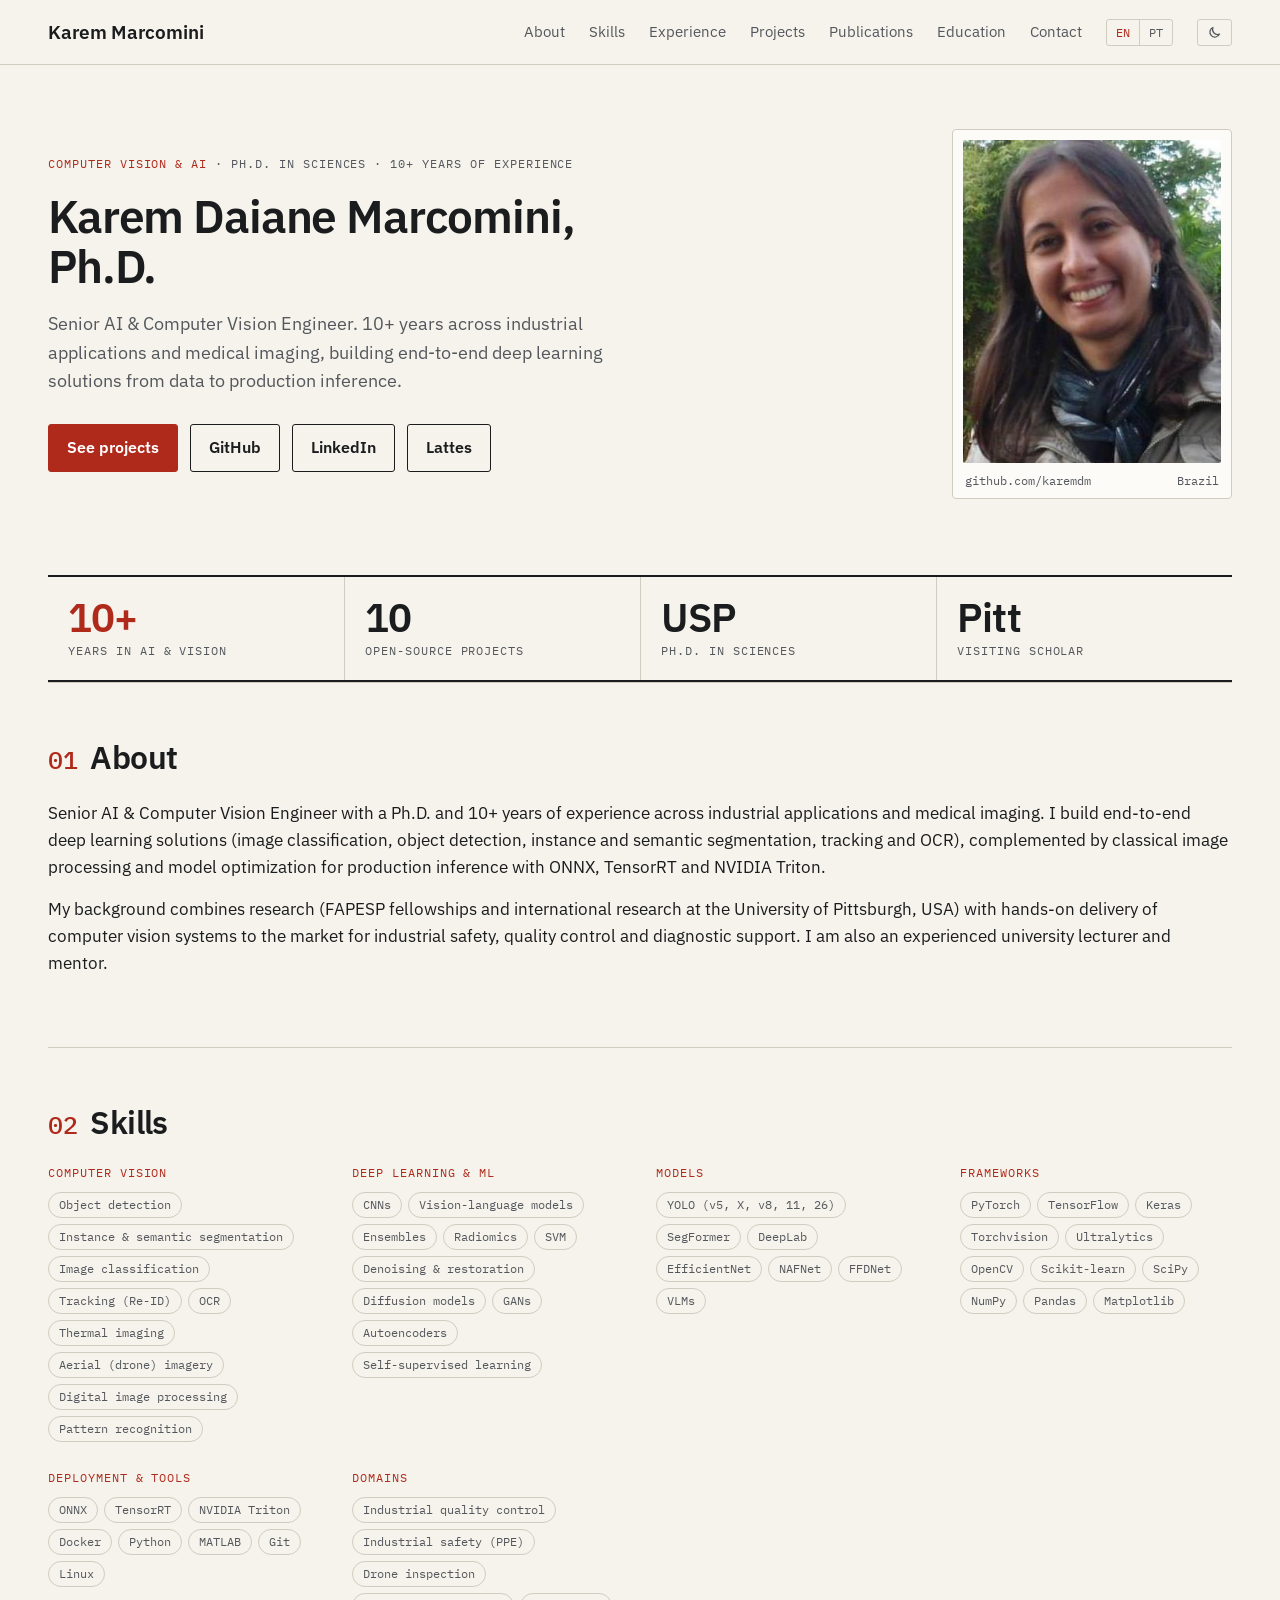
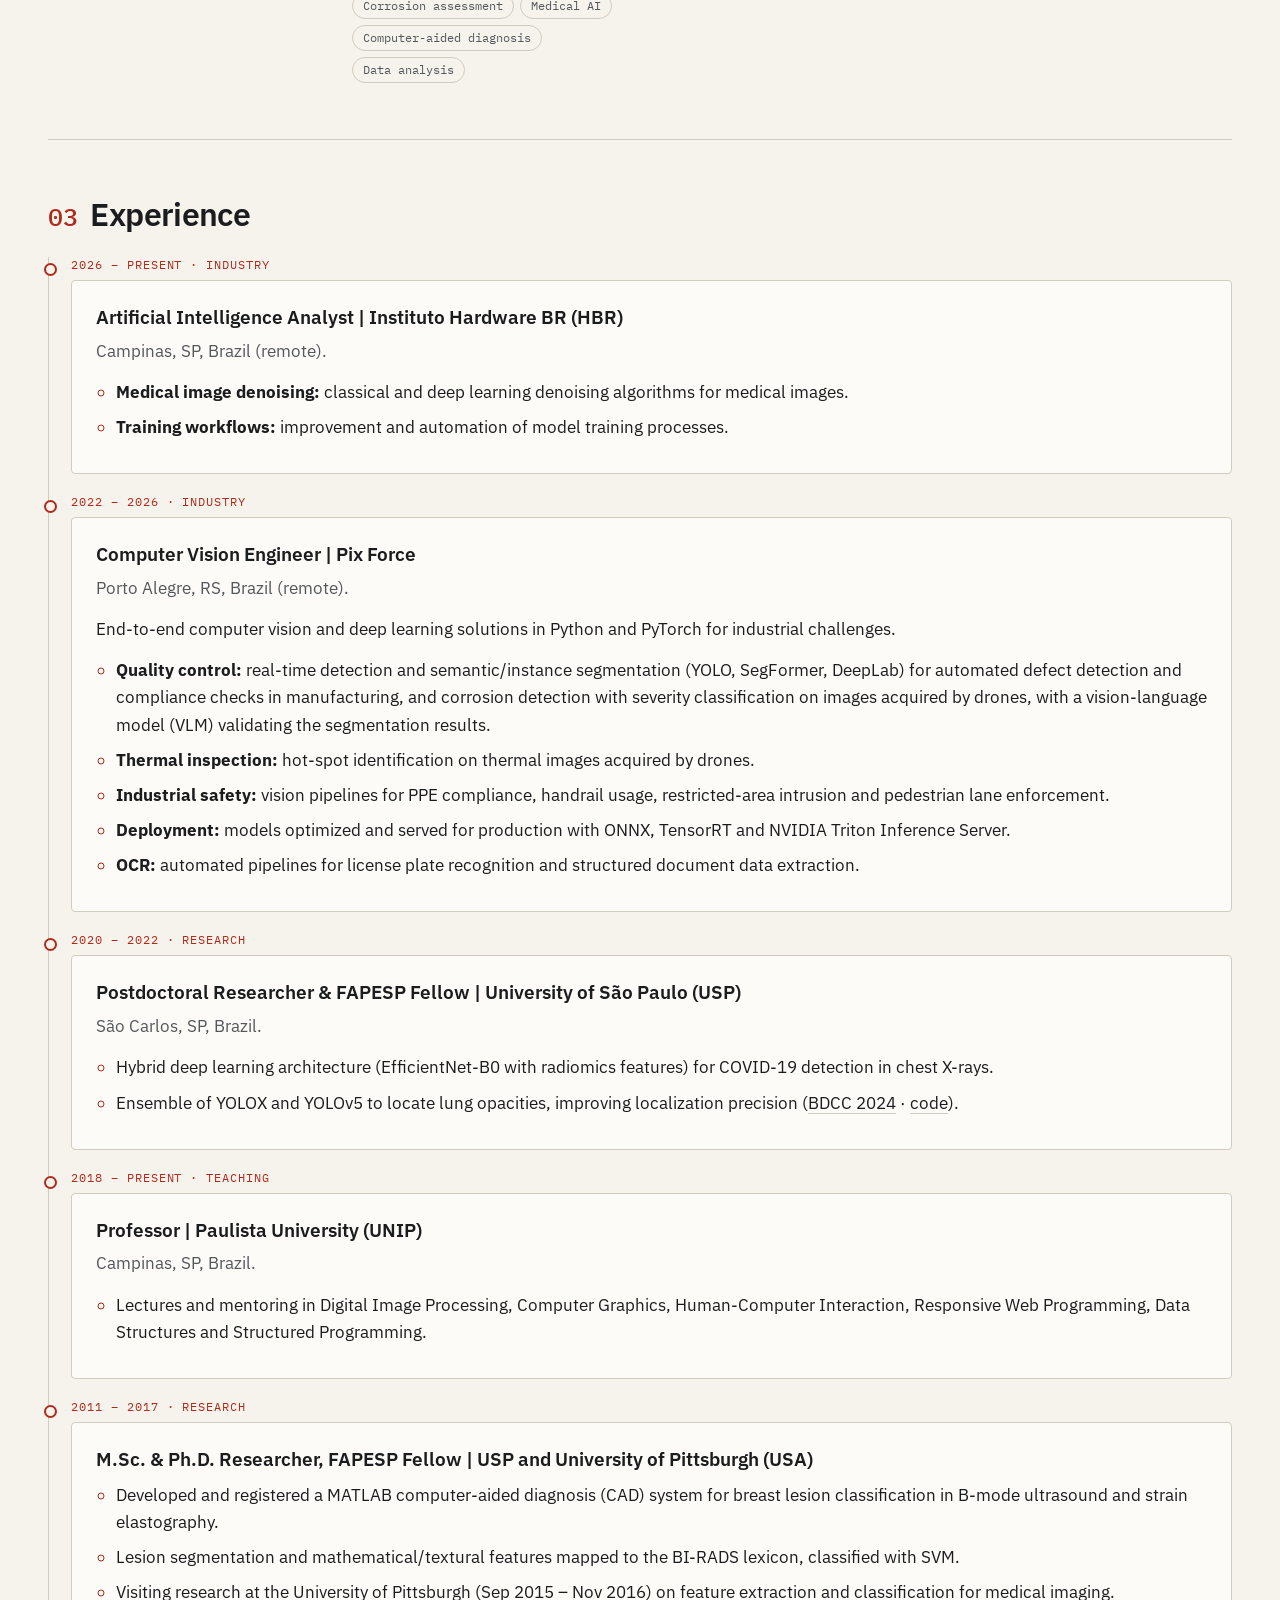
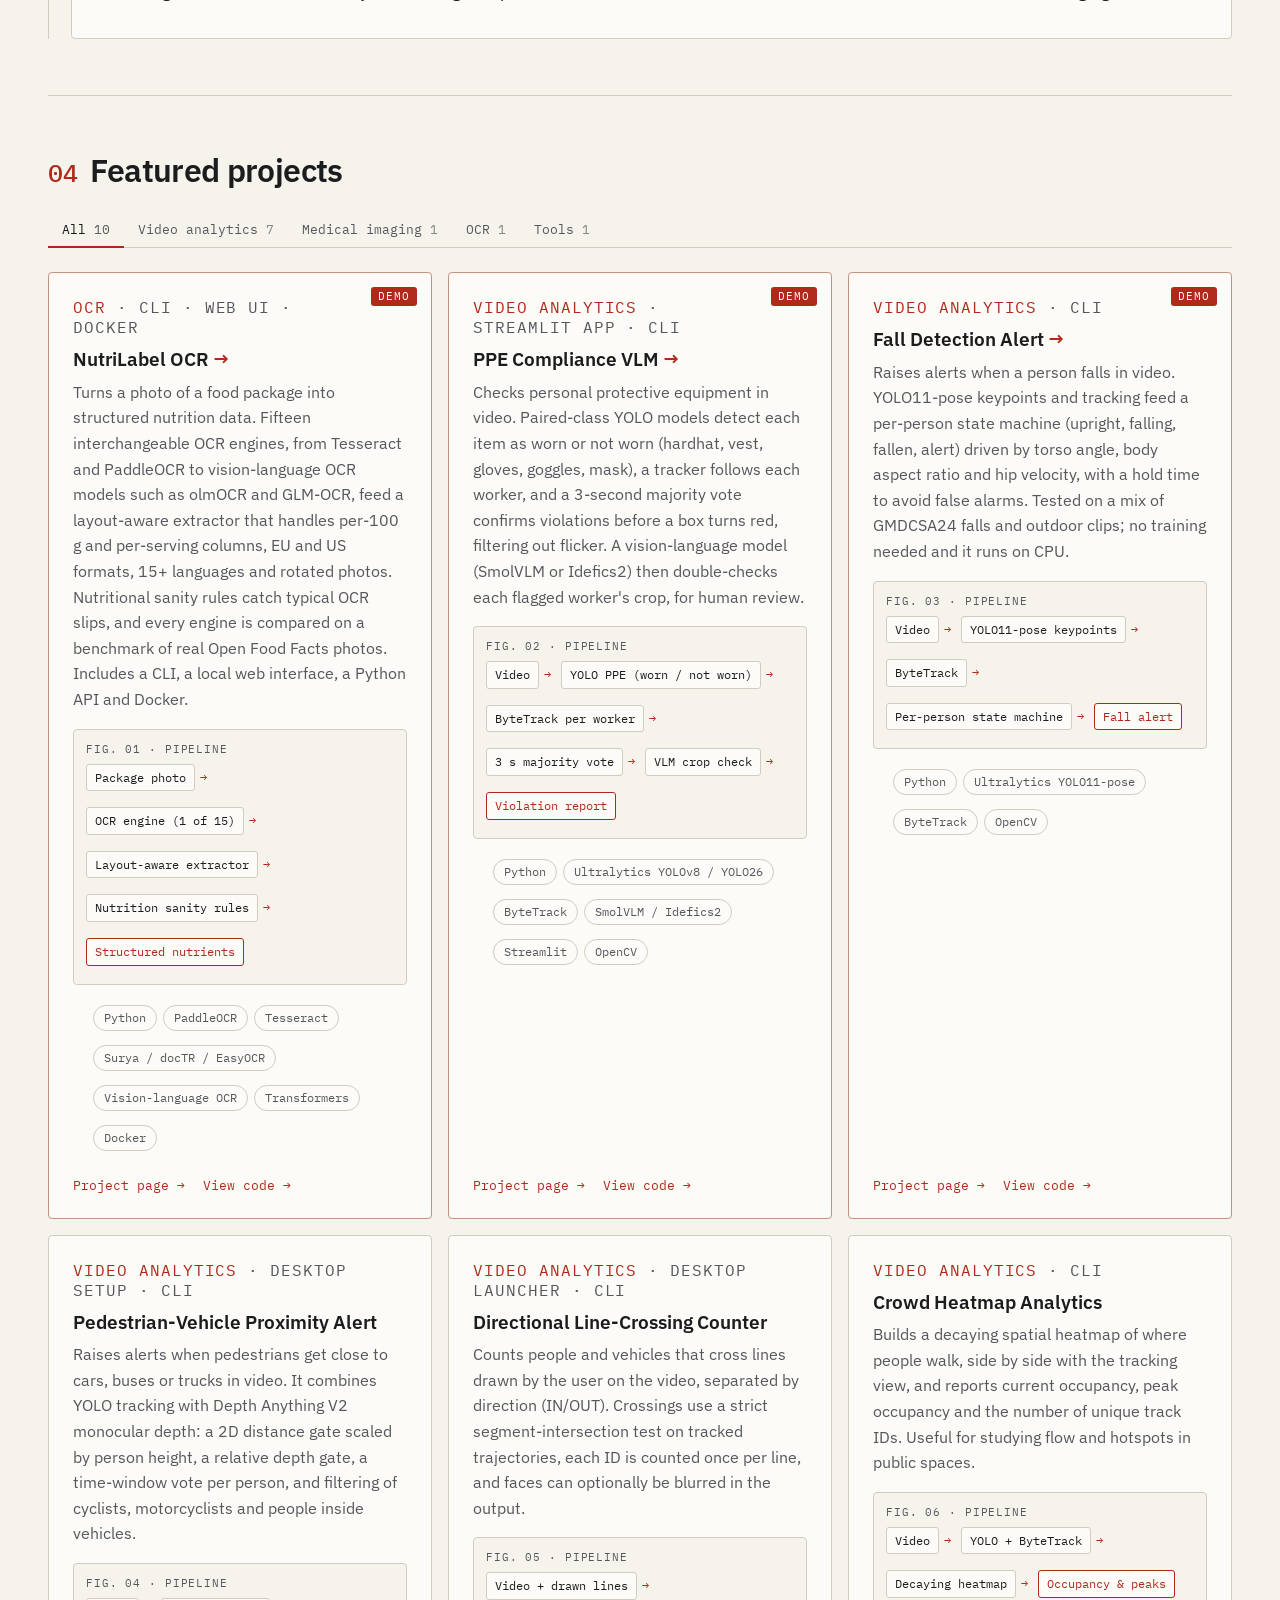
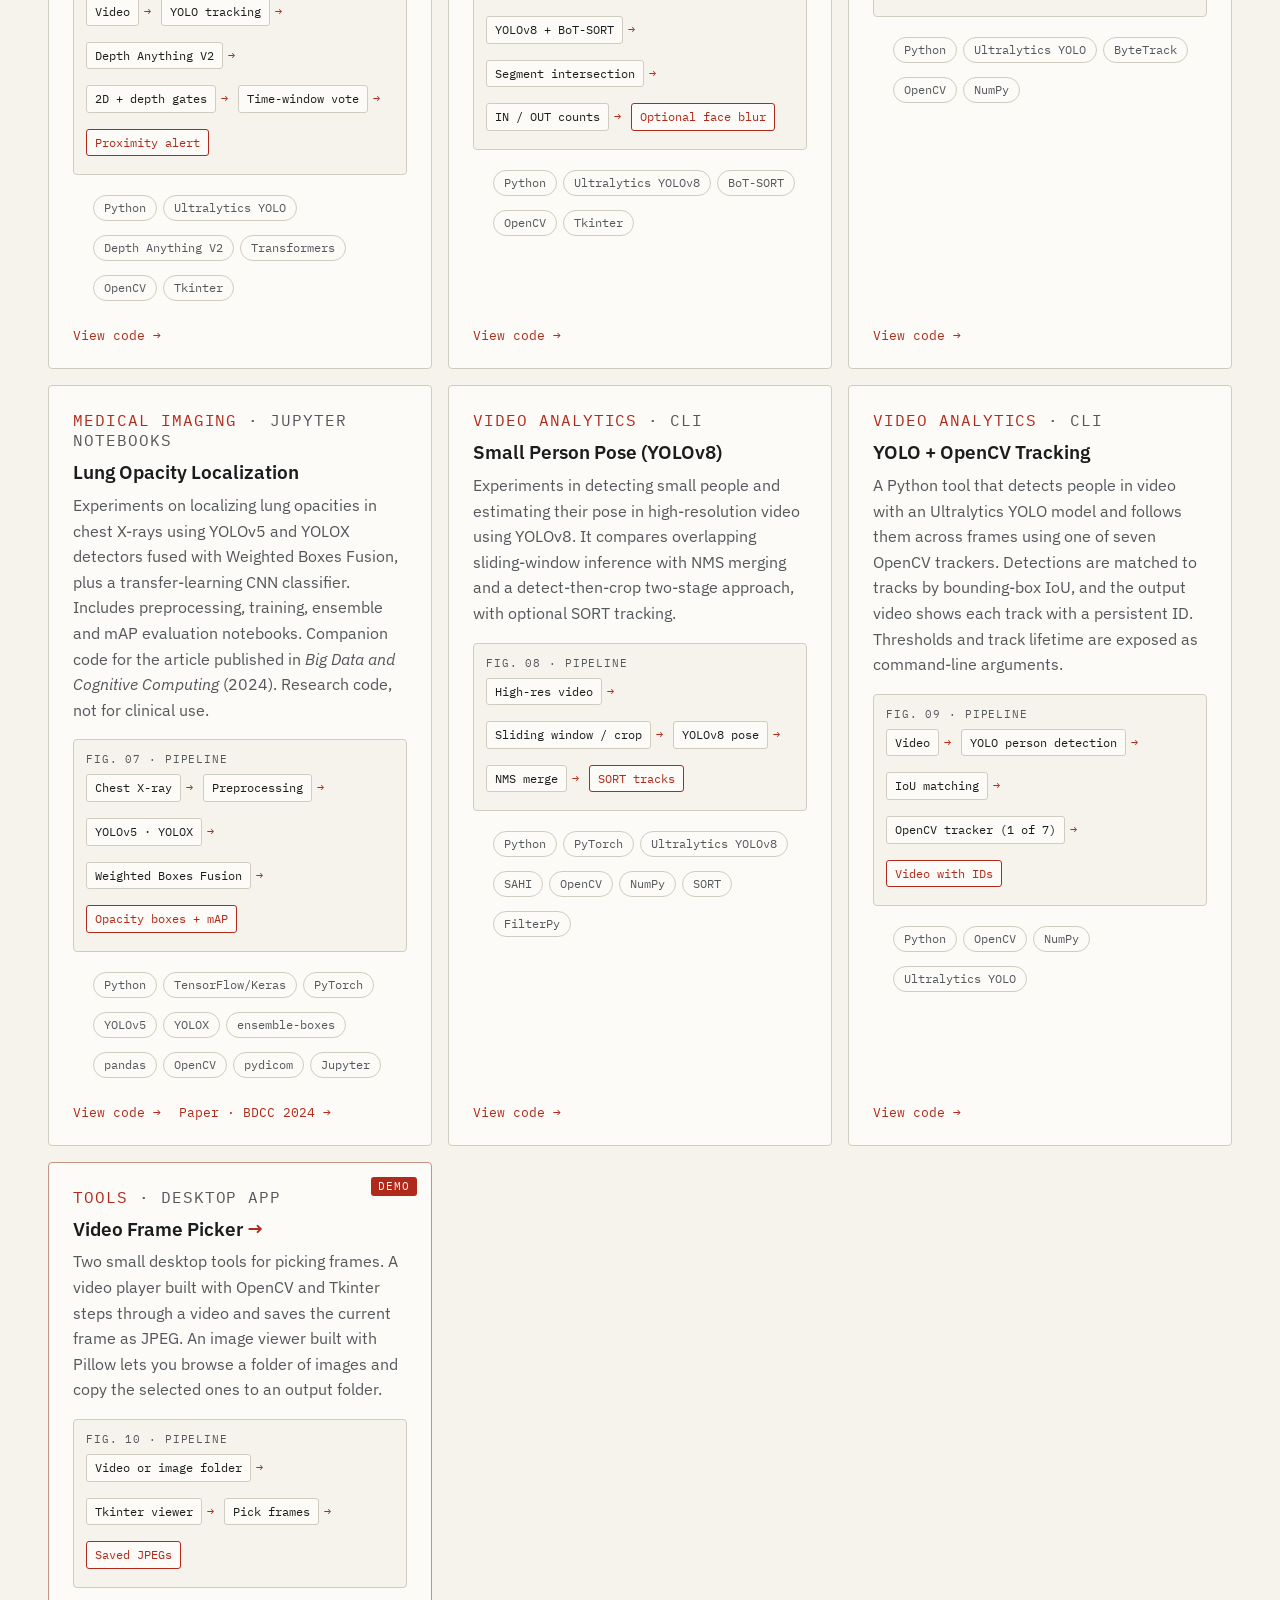
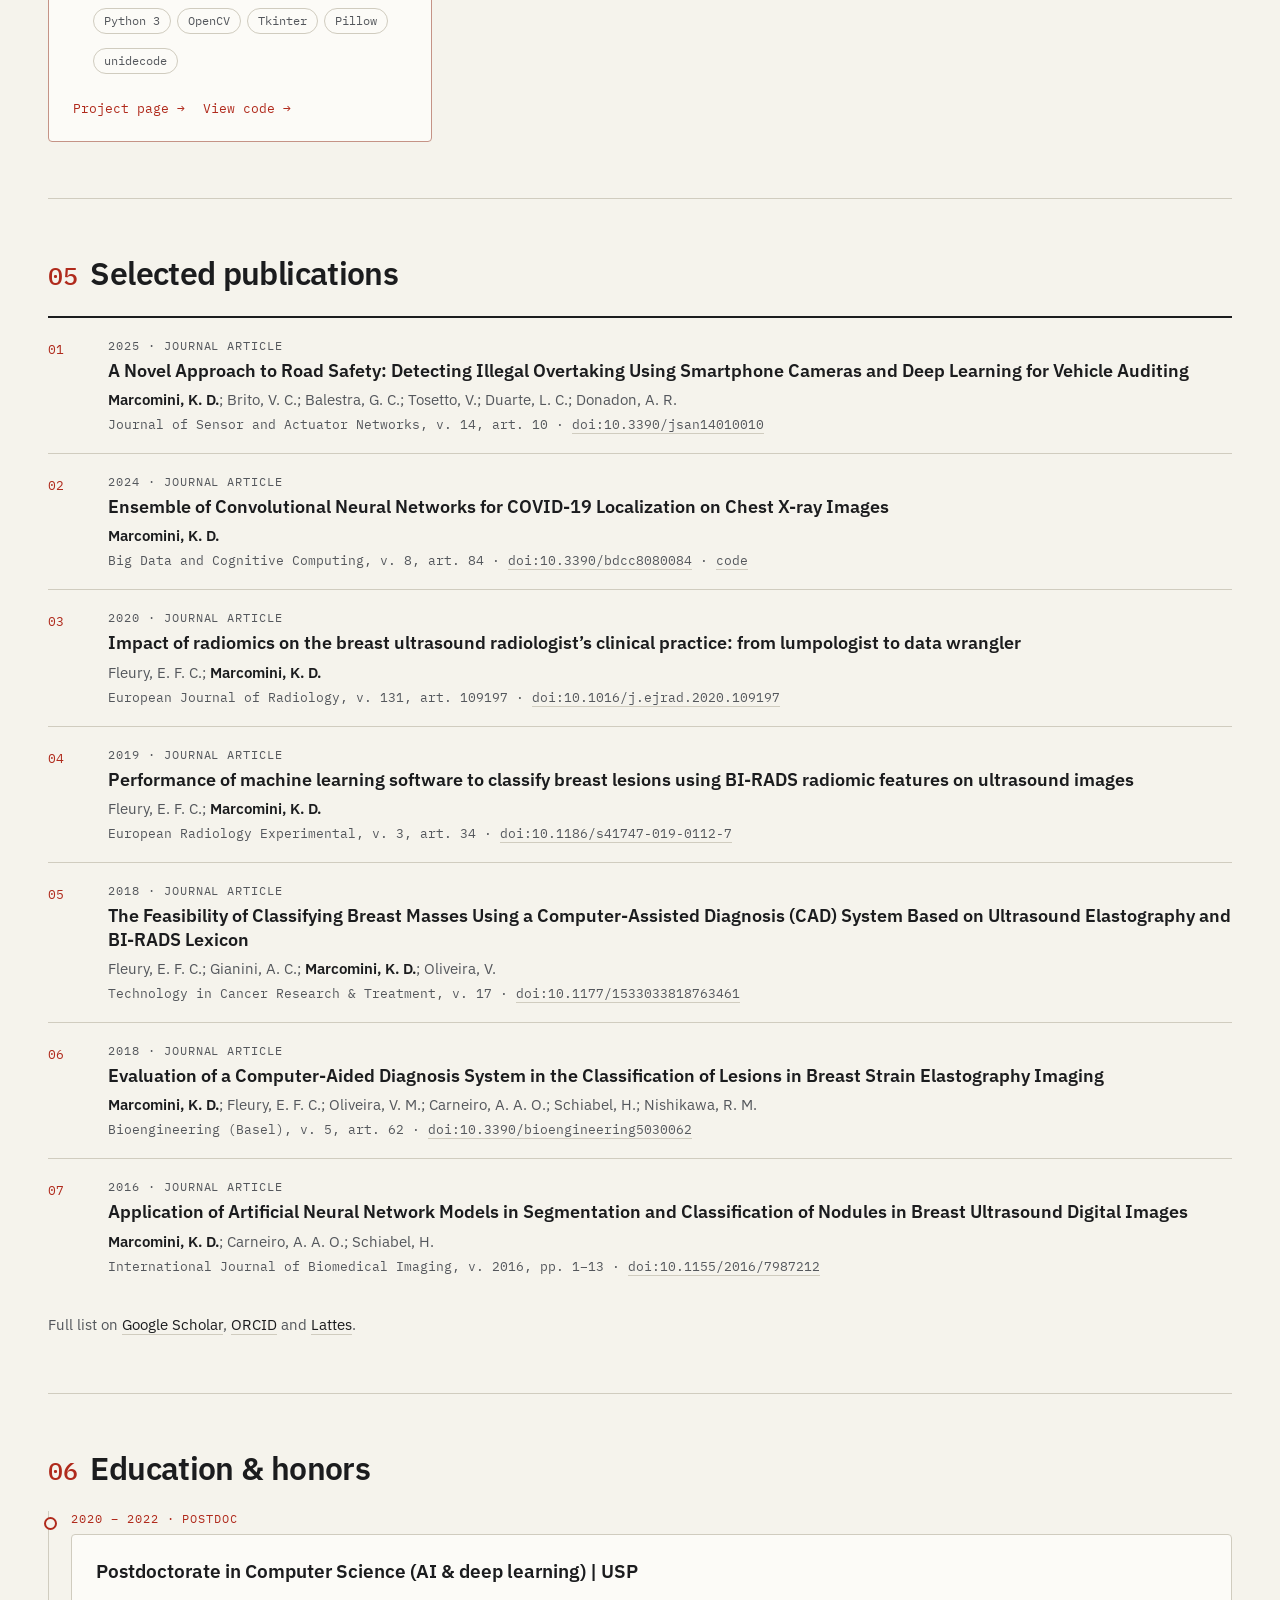
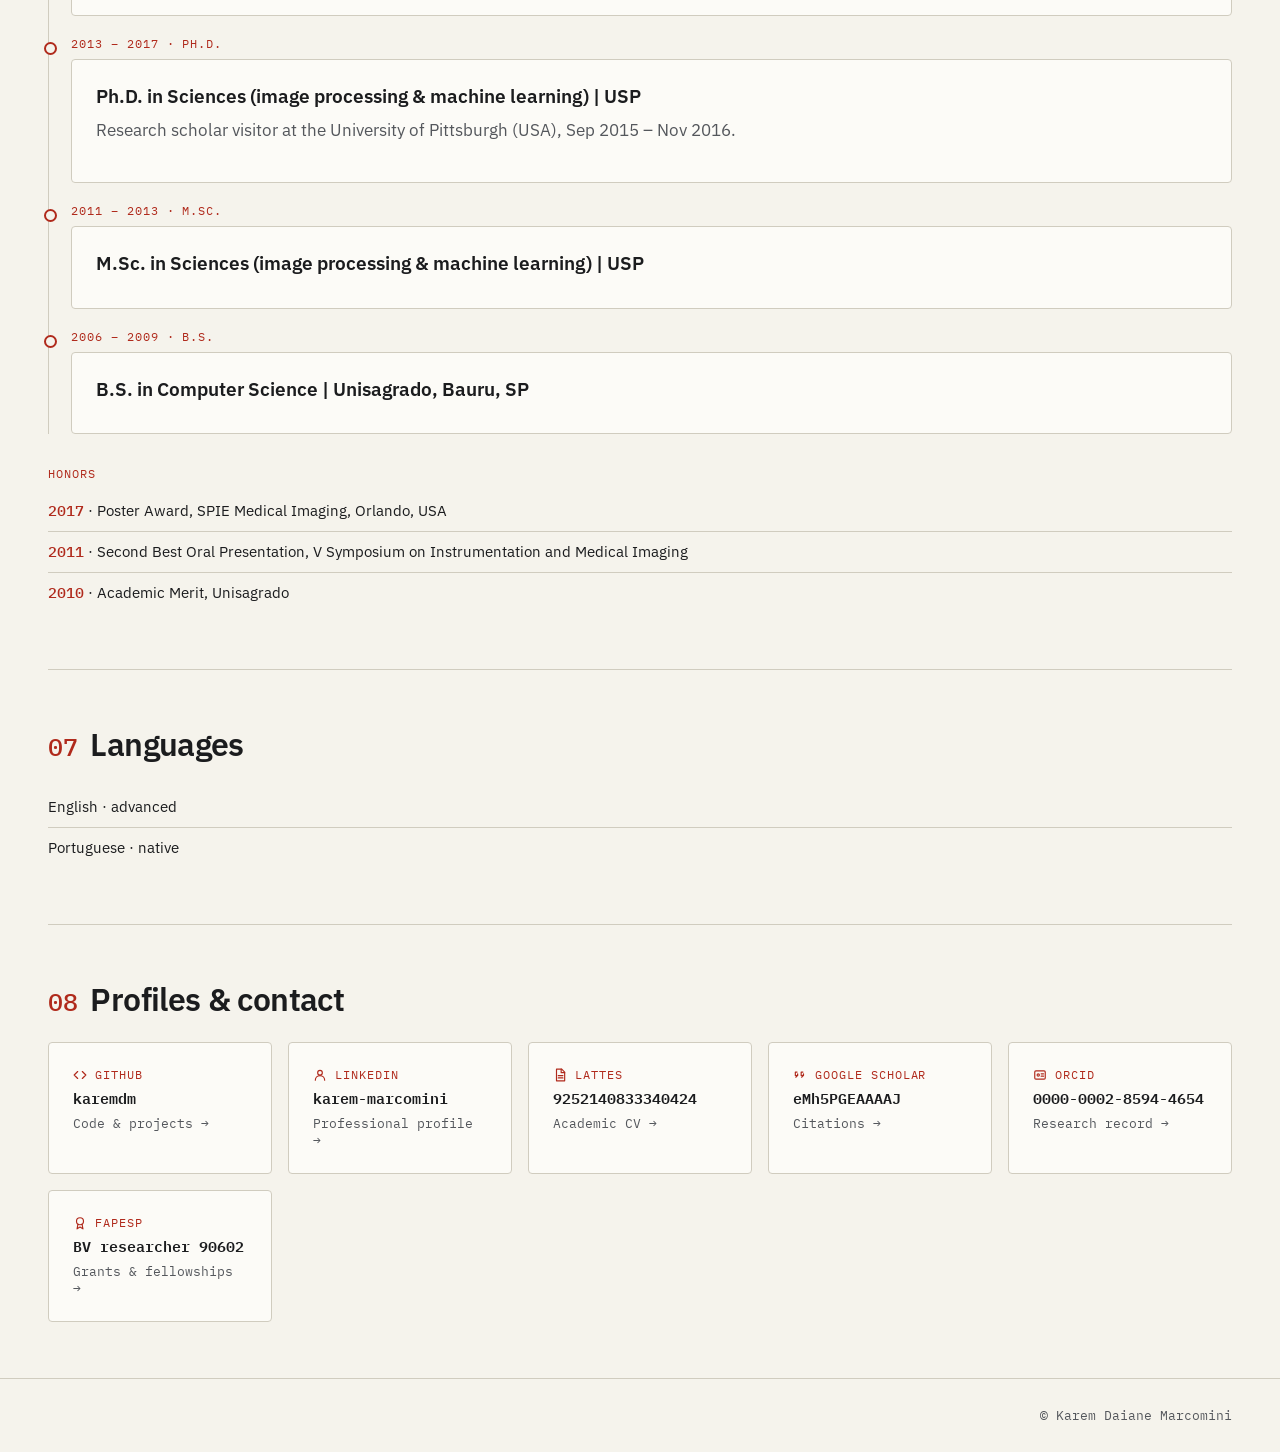
<file: index.html>
<!doctype html>
<html lang="en">
<head>
<meta charset="utf-8">
<meta name="viewport" content="width=device-width, initial-scale=1">
<meta name="theme-color" content="#f5f3ec">
<title>Karem Daiane Marcomini, Ph.D. | Senior AI &amp; Computer Vision Engineer</title>
<meta name="description" content="Portfolio of Karem Daiane Marcomini, Ph.D. in Sciences: Senior AI and Computer Vision Engineer bridging academic research and industrial deep learning solutions.">
<meta property="og:type" content="website">
<meta property="og:title" content="Karem Daiane Marcomini, Ph.D. | Senior AI &amp; Computer Vision Engineer">
<meta property="og:description" content="Senior AI and Computer Vision Engineer with over 10 years of experience. End-to-end deep learning pipelines, from data processing to production deployment.">
<meta property="og:url" content="https://karemdm.github.io/">
<meta property="og:image" content="https://karemdm.github.io/assets/karem.gif">
<meta name="twitter:card" content="summary">
<link rel="alternate" hreflang="en" href="https://karemdm.github.io/">
<link rel="alternate" hreflang="pt-BR" href="https://karemdm.github.io/pt/">
<link rel="alternate" hreflang="x-default" href="https://karemdm.github.io/">
<link rel="icon" href="https://avatars.githubusercontent.com/u/72208245?v=4">
<link rel="preconnect" href="https://fonts.googleapis.com">
<link rel="preconnect" href="https://fonts.gstatic.com" crossorigin>
<link href="https://fonts.googleapis.com/css2?family=IBM+Plex+Mono:wght@400;500&family=IBM+Plex+Sans:wght@400;500;600&display=swap" rel="stylesheet">
<script>
(function(){var c='light';try{c=localStorage.getItem('kdm.theme')==='dark'?'dark':'light'}catch(e){}
document.documentElement.dataset.theme=c;})();
</script>
<link rel="stylesheet" href="assets/site.css">
</head>
<body>
<header class="site-header">
  <div class="container">
    <a class="brand" href="#top">Karem Marcomini</a>
    <nav class="primary" aria-label="Primary">
      <a href="#about">About</a>
      <a href="#skills">Skills</a>
      <a href="#experience">Experience</a>
      <a href="#projects">Projects</a>
      <a href="#publications">Publications</a>
      <a href="#education">Education</a>
      <a href="#contact">Contact</a>
    </nav>
    <div class="lang-switch"><a href="./" aria-current="page" lang="en">EN</a><a href="pt/" lang="pt-BR" hreflang="pt-BR">PT</a></div>
    <div class="theme-switch" role="group" aria-label="Color theme">
      <button type="button" data-choice="light" aria-label="Light theme" title="Light theme"><svg viewBox="0 0 24 24" width="15" height="15" aria-hidden="true" fill="none" stroke="currentColor" stroke-width="2" stroke-linecap="round"><circle cx="12" cy="12" r="4"/><path d="M12 2v2M12 20v2M4.9 4.9l1.4 1.4M17.7 17.7l1.4 1.4M2 12h2M20 12h2M4.9 19.1l1.4-1.4M17.7 6.3l1.4-1.4"/></svg></button>
      <button type="button" data-choice="dark" aria-label="Dark theme" title="Dark theme"><svg viewBox="0 0 24 24" width="15" height="15" aria-hidden="true" fill="none" stroke="currentColor" stroke-width="2" stroke-linejoin="round"><path d="M20 14.5A8 8 0 0 1 9.5 4a8 8 0 1 0 10.5 10.5z"/></svg></button>
    </div>
  </div>
</header>

<main id="top" class="container">
  <div class="hero">
    <div>
      <p class="meta"><span>Computer Vision &amp; AI</span><span>Ph.D. in Sciences</span><span>10+ years of experience</span></p>
      <h1>Karem Daiane Marcomini, Ph.D.</h1>
      <p class="lede">Senior AI &amp; Computer Vision Engineer. 10+ years across industrial applications and medical imaging, building end-to-end deep learning solutions from data to production inference.</p>
      <div class="btns">
        <a class="button button-primary" href="#projects">See projects</a>
        <a class="button" href="https://github.com/karemdm" rel="noopener">GitHub</a>
        <a class="button" href="https://www.linkedin.com/in/karem-marcomini/?locale=en_US" rel="noopener">LinkedIn</a>
        <a class="button" href="http://lattes.cnpq.br/9252140833340424" rel="noopener">Lattes</a>
      </div>
    </div>
    <figure class="portrait">
      <img src="assets/karem.gif" alt="Portrait of Karem Daiane Marcomini" width="332" height="472">
      <figcaption><span>github.com/karemdm</span><span>Brazil</span></figcaption>
    </figure>
  </div>

  <dl class="stats">
    <div><dt>Years in AI &amp; vision</dt><dd>10+</dd></div>
    <div><dt>Open-source projects</dt><dd>10</dd></div>
    <div><dt>Ph.D. in Sciences</dt><dd>USP</dd></div>
    <div><dt>Visiting scholar</dt><dd>Pitt</dd></div>
  </dl>

    <section id="about" class="section" aria-labelledby="about-h">
      <div>
      <h2 id="about-h"><span class="sec-n">01</span>About</h2>
      <p>Senior AI &amp; Computer Vision Engineer with a Ph.D. and 10+ years of experience across industrial applications and medical imaging. I build end-to-end deep learning solutions (image classification, object detection, instance and semantic segmentation, tracking and OCR), complemented by classical image processing and model optimization for production inference with ONNX, TensorRT and NVIDIA Triton.</p>
      <p>My background combines research (FAPESP fellowships and international research at the University of Pittsburgh, USA) with hands-on delivery of computer vision systems to the market for industrial safety, quality control and diagnostic support. I am also an experienced university lecturer and mentor.</p>
      </div>
    </section>

    <section id="skills" class="section" aria-labelledby="skills-h">
      <div>
      <h2 id="skills-h"><span class="sec-n">02</span>Skills</h2>
      <div class="skills">
      <div class="skill-group">
        <h3>Computer vision</h3>
        <ul class="chips"><li>Object detection</li><li>Instance &amp; semantic segmentation</li><li>Image classification</li><li>Tracking (Re-ID)</li><li>OCR</li><li>Thermal imaging</li><li>Aerial (drone) imagery</li><li>Digital image processing</li><li>Pattern recognition</li></ul>
      </div>
      <div class="skill-group">
        <h3>Deep learning &amp; ML</h3>
        <ul class="chips"><li>CNNs</li><li>Vision-language models</li><li>Ensembles</li><li>Radiomics</li><li>SVM</li><li>Denoising &amp; restoration</li><li>Diffusion models</li><li>GANs</li><li>Autoencoders</li><li>Self-supervised learning</li></ul>
      </div>
      <div class="skill-group">
        <h3>Models</h3>
        <ul class="chips"><li>YOLO (v5, X, v8, 11, 26)</li><li>SegFormer</li><li>DeepLab</li><li>EfficientNet</li><li>NAFNet</li><li>FFDNet</li><li>VLMs</li></ul>
      </div>
      <div class="skill-group">
        <h3>Frameworks</h3>
        <ul class="chips"><li>PyTorch</li><li>TensorFlow</li><li>Keras</li><li>Torchvision</li><li>Ultralytics</li><li>OpenCV</li><li>Scikit-learn</li><li>SciPy</li><li>NumPy</li><li>Pandas</li><li>Matplotlib</li></ul>
      </div>
      <div class="skill-group">
        <h3>Deployment &amp; tools</h3>
        <ul class="chips"><li>ONNX</li><li>TensorRT</li><li>NVIDIA Triton</li><li>Docker</li><li>Python</li><li>MATLAB</li><li>Git</li><li>Linux</li></ul>
      </div>
      <div class="skill-group">
        <h3>Domains</h3>
        <ul class="chips"><li>Industrial quality control</li><li>Industrial safety (PPE)</li><li>Drone inspection</li><li>Corrosion assessment</li><li>Medical AI</li><li>Computer-aided diagnosis</li><li>Data analysis</li></ul>
      </div>
      </div>
      </div>
    </section>

    <section id="experience" class="section" aria-labelledby="exp-h">
      <div>
      <h2 id="exp-h"><span class="sec-n">03</span>Experience</h2>
      <ol class="timeline">
      <li><span class="tl-kind">2026 – present · Industry</span><article class="card">
        <h3>Artificial Intelligence Analyst | Instituto Hardware BR (HBR)</h3>
        <p class="muted">Campinas, SP, Brazil (remote).</p>
        <ul>
          <li><strong>Medical image denoising:</strong> classical and deep learning denoising algorithms for medical images.</li>
          <li><strong>Training workflows:</strong> improvement and automation of model training processes.</li>
        </ul>
      </article></li>
      <li><span class="tl-kind">2022 – 2026 · Industry</span><article class="card">
        <h3>Computer Vision Engineer | Pix Force</h3>
        <p class="muted">Porto Alegre, RS, Brazil (remote).</p>
        <p>End-to-end computer vision and deep learning solutions in Python and PyTorch for industrial challenges.</p>
        <ul>
          <li><strong>Quality control:</strong> real-time detection and semantic/instance segmentation (YOLO, SegFormer, DeepLab) for automated defect detection and compliance checks in manufacturing, and corrosion detection with severity classification on images acquired by drones, with a vision-language model (VLM) validating the segmentation results.</li>
          <li><strong>Thermal inspection:</strong> hot-spot identification on thermal images acquired by drones.</li>
          <li><strong>Industrial safety:</strong> vision pipelines for PPE compliance, handrail usage, restricted-area intrusion and pedestrian lane enforcement.</li>
          <li><strong>Deployment:</strong> models optimized and served for production with ONNX, TensorRT and NVIDIA Triton Inference Server.</li>
          <li><strong>OCR:</strong> automated pipelines for license plate recognition and structured document data extraction.</li>
        </ul>
      </article></li>
      <li><span class="tl-kind">2020 – 2022 · Research</span><article class="card">
        <h3>Postdoctoral Researcher &amp; FAPESP Fellow | University of São Paulo (USP)</h3>
        <p class="muted">São Carlos, SP, Brazil.</p>
        <ul>
          <li>Hybrid deep learning architecture (EfficientNet-B0 with radiomics features) for COVID-19 detection in chest X-rays.</li>
          <li>Ensemble of YOLOX and YOLOv5 to locate lung opacities, improving localization precision (<a href="https://doi.org/10.3390/bdcc8080084" rel="noopener">BDCC 2024</a> · <a href="https://github.com/karemdm/lung-opacity-localization" rel="noopener">code</a>).</li>
        </ul>
      </article></li>
      <li><span class="tl-kind">2018 – present · Teaching</span><article class="card">
        <h3>Professor | Paulista University (UNIP)</h3>
        <p class="muted">Campinas, SP, Brazil.</p>
        <ul>
          <li>Lectures and mentoring in Digital Image Processing, Computer Graphics, Human-Computer Interaction, Responsive Web Programming, Data Structures and Structured Programming.</li>
        </ul>
      </article></li>
      <li><span class="tl-kind">2011 – 2017 · Research</span><article class="card">
        <h3>M.Sc. &amp; Ph.D. Researcher, FAPESP Fellow | USP and University of Pittsburgh (USA)</h3>
        <ul>
          <li>Developed and registered a MATLAB computer-aided diagnosis (CAD) system for breast lesion classification in B-mode ultrasound and strain elastography.</li>
          <li>Lesion segmentation and mathematical/textural features mapped to the BI-RADS lexicon, classified with SVM.</li>
          <li>Visiting research at the University of Pittsburgh (Sep 2015 – Nov 2016) on feature extraction and classification for medical imaging.</li>
        </ul>
      </article></li>
      </ol>
      </div>
    </section>

    <section id="projects" class="section" aria-labelledby="proj-h">
      <div>
      <h2 id="proj-h"><span class="sec-n">04</span>Featured projects</h2>
      <div class="filters" role="group" aria-label="Filter projects" hidden>
        <button type="button" data-filter="all" aria-pressed="true">All <span>10</span></button>
        <button type="button" data-filter="video" aria-pressed="false">Video analytics <span>7</span></button>
        <button type="button" data-filter="medical" aria-pressed="false">Medical imaging <span>1</span></button>
        <button type="button" data-filter="ocr" aria-pressed="false">OCR <span>1</span></button>
        <button type="button" data-filter="tools" aria-pressed="false">Tools <span>1</span></button>
      </div>
      <div class="grid">
        <article class="card" data-cat="ocr">
          <p class="card-meta"><span>OCR</span><span>CLI · web UI · Docker</span></p>
          <h3><a class="card-title" href="projects/nutrilabel-ocr/">NutriLabel OCR</a></h3>
          <p>Turns a photo of a food package into structured nutrition data. Fifteen interchangeable OCR engines, from Tesseract and PaddleOCR to vision-language OCR models such as olmOCR and GLM-OCR, feed a layout-aware extractor that handles per-100 g and per-serving columns, EU and US formats, 15+ languages and rotated photos. Nutritional sanity rules catch typical OCR slips, and every engine is compared on a benchmark of real Open Food Facts photos. Includes a CLI, a local web interface, a Python API and Docker.</p>
          <figure class="flow"><figcaption>Fig. 01 · pipeline</figcaption><ol><li>Package photo</li><li>OCR engine (1 of 15)</li><li>Layout-aware extractor</li><li>Nutrition sanity rules</li><li>Structured nutrients</li></ol></figure>
          <ul class="chips"><li>Python</li><li>PaddleOCR</li><li>Tesseract</li><li>Surya / docTR / EasyOCR</li><li>Vision-language OCR</li><li>Transformers</li><li>Docker</li></ul>
          <p class="links"><a class="link" href="projects/nutrilabel-ocr/">Project page →</a><a class="link" href="https://github.com/karemdm/nutrilabel-ocr" rel="noopener">View code &rarr;</a></p>
        </article>
        <article class="card" data-cat="video">
          <p class="card-meta"><span>Video analytics</span><span>Streamlit app · CLI</span></p>
          <h3><a class="card-title" href="projects/ppe-compliance-vlm/">PPE Compliance VLM</a></h3>
          <p>Checks personal protective equipment in video. Paired-class YOLO models detect each item as worn or not worn (hardhat, vest, gloves, goggles, mask), a tracker follows each worker, and a 3-second majority vote confirms violations before a box turns red, filtering out flicker. A vision-language model (SmolVLM or Idefics2) then double-checks each flagged worker's crop, for human review.</p>
          <figure class="flow"><figcaption>Fig. 02 · pipeline</figcaption><ol><li>Video</li><li>YOLO PPE (worn / not worn)</li><li>ByteTrack per worker</li><li>3 s majority vote</li><li>VLM crop check</li><li>Violation report</li></ol></figure>
          <ul class="chips"><li>Python</li><li>Ultralytics YOLOv8 / YOLO26</li><li>ByteTrack</li><li>SmolVLM / Idefics2</li><li>Streamlit</li><li>OpenCV</li></ul>
          <p class="links"><a class="link" href="projects/ppe-compliance-vlm/">Project page →</a><a class="link" href="https://github.com/karemdm/ppe-compliance-vlm" rel="noopener">View code &rarr;</a></p>
        </article>
        <article class="card" data-cat="video">
          <p class="card-meta"><span>Video analytics</span><span>CLI</span></p>
          <h3><a class="card-title" href="projects/fall-detection-alert/">Fall Detection Alert</a></h3>
          <p>Raises alerts when a person falls in video. YOLO11-pose keypoints and tracking feed a per-person state machine (upright, falling, fallen, alert) driven by torso angle, body aspect ratio and hip velocity, with a hold time to avoid false alarms. Tested on a mix of GMDCSA24 falls and outdoor clips; no training needed and it runs on CPU.</p>
          <figure class="flow"><figcaption>Fig. 03 · pipeline</figcaption><ol><li>Video</li><li>YOLO11-pose keypoints</li><li>ByteTrack</li><li>Per-person state machine</li><li>Fall alert</li></ol></figure>
          <ul class="chips"><li>Python</li><li>Ultralytics YOLO11-pose</li><li>ByteTrack</li><li>OpenCV</li></ul>
          <p class="links"><a class="link" href="projects/fall-detection-alert/">Project page →</a><a class="link" href="https://github.com/karemdm/fall-detection-alert" rel="noopener">View code &rarr;</a></p>
        </article>
        <article class="card" data-cat="video">
          <p class="card-meta"><span>Video analytics</span><span>Desktop setup · CLI</span></p>
          <h3>Pedestrian-Vehicle Proximity Alert</h3>
          <p>Raises alerts when pedestrians get close to cars, buses or trucks in video. It combines YOLO tracking with Depth Anything V2 monocular depth: a 2D distance gate scaled by person height, a relative depth gate, a time-window vote per person, and filtering of cyclists, motorcyclists and people inside vehicles.</p>
          <figure class="flow"><figcaption>Fig. 04 · pipeline</figcaption><ol><li>Video</li><li>YOLO tracking</li><li>Depth Anything V2</li><li>2D + depth gates</li><li>Time-window vote</li><li>Proximity alert</li></ol></figure>
          <ul class="chips"><li>Python</li><li>Ultralytics YOLO</li><li>Depth Anything V2</li><li>Transformers</li><li>OpenCV</li><li>Tkinter</li></ul>
          <a class="link" href="https://github.com/karemdm/pedestrian-vehicle-proximity-alert" rel="noopener">View code &rarr;</a>
        </article>
        <article class="card" data-cat="video">
          <p class="card-meta"><span>Video analytics</span><span>Desktop launcher · CLI</span></p>
          <h3>Directional Line-Crossing Counter</h3>
          <p>Counts people and vehicles that cross lines drawn by the user on the video, separated by direction (IN/OUT). Crossings use a strict segment-intersection test on tracked trajectories, each ID is counted once per line, and faces can optionally be blurred in the output.</p>
          <figure class="flow"><figcaption>Fig. 05 · pipeline</figcaption><ol><li>Video + drawn lines</li><li>YOLOv8 + BoT-SORT</li><li>Segment intersection</li><li>IN / OUT counts</li><li>Optional face blur</li></ol></figure>
          <ul class="chips"><li>Python</li><li>Ultralytics YOLOv8</li><li>BoT-SORT</li><li>OpenCV</li><li>Tkinter</li></ul>
          <a class="link" href="https://github.com/karemdm/directional-line-crossing-counter" rel="noopener">View code &rarr;</a>
        </article>
        <article class="card" data-cat="video">
          <p class="card-meta"><span>Video analytics</span><span>CLI</span></p>
          <h3>Crowd Heatmap Analytics</h3>
          <p>Builds a decaying spatial heatmap of where people walk, side by side with the tracking view, and reports current occupancy, peak occupancy and the number of unique track IDs. Useful for studying flow and hotspots in public spaces.</p>
          <figure class="flow"><figcaption>Fig. 06 · pipeline</figcaption><ol><li>Video</li><li>YOLO + ByteTrack</li><li>Decaying heatmap</li><li>Occupancy &amp; peaks</li></ol></figure>
          <ul class="chips"><li>Python</li><li>Ultralytics YOLO</li><li>ByteTrack</li><li>OpenCV</li><li>NumPy</li></ul>
          <a class="link" href="https://github.com/karemdm/crowd-heatmap-analytics" rel="noopener">View code &rarr;</a>
        </article>
        <article class="card" data-cat="medical">
          <p class="card-meta"><span>Medical imaging</span><span>Jupyter notebooks</span></p>
          <h3>Lung Opacity Localization</h3>
          <p>Experiments on localizing lung opacities in chest X-rays using YOLOv5 and YOLOX detectors fused with Weighted Boxes Fusion, plus a transfer-learning CNN classifier. Includes preprocessing, training, ensemble and mAP evaluation notebooks. Companion code for the article published in <em>Big Data and Cognitive Computing</em> (2024). Research code, not for clinical use.</p>
          <figure class="flow"><figcaption>Fig. 07 · pipeline</figcaption><ol><li>Chest X-ray</li><li>Preprocessing</li><li>YOLOv5 · YOLOX</li><li>Weighted Boxes Fusion</li><li>Opacity boxes + mAP</li></ol></figure>
          <ul class="chips"><li>Python</li><li>TensorFlow/Keras</li><li>PyTorch</li><li>YOLOv5</li><li>YOLOX</li><li>ensemble-boxes</li><li>pandas</li><li>OpenCV</li><li>pydicom</li><li>Jupyter</li></ul>
          <p class="links"><a class="link" href="https://github.com/karemdm/lung-opacity-localization" rel="noopener">View code &rarr;</a><a class="link" href="https://doi.org/10.3390/bdcc8080084" rel="noopener">Paper · BDCC 2024 &rarr;</a></p>
        </article>
        <article class="card" data-cat="video">
          <p class="card-meta"><span>Video analytics</span><span>CLI</span></p>
          <h3>Small Person Pose (YOLOv8)</h3>
          <p>Experiments in detecting small people and estimating their pose in high-resolution video using YOLOv8. It compares overlapping sliding-window inference with NMS merging and a detect-then-crop two-stage approach, with optional SORT tracking.</p>
          <figure class="flow"><figcaption>Fig. 08 · pipeline</figcaption><ol><li>High-res video</li><li>Sliding window / crop</li><li>YOLOv8 pose</li><li>NMS merge</li><li>SORT tracks</li></ol></figure>
          <ul class="chips"><li>Python</li><li>PyTorch</li><li>Ultralytics YOLOv8</li><li>SAHI</li><li>OpenCV</li><li>NumPy</li><li>SORT</li><li>FilterPy</li></ul>
          <a class="link" href="https://github.com/karemdm/small-person-pose-yolov8" rel="noopener">View code &rarr;</a>
        </article>
        <article class="card" data-cat="video">
          <p class="card-meta"><span>Video analytics</span><span>CLI</span></p>
          <h3>YOLO + OpenCV Tracking</h3>
          <p>A Python tool that detects people in video with an Ultralytics YOLO model and follows them across frames using one of seven OpenCV trackers. Detections are matched to tracks by bounding-box IoU, and the output video shows each track with a persistent ID. Thresholds and track lifetime are exposed as command-line arguments.</p>
          <figure class="flow"><figcaption>Fig. 09 · pipeline</figcaption><ol><li>Video</li><li>YOLO person detection</li><li>IoU matching</li><li>OpenCV tracker (1 of 7)</li><li>Video with IDs</li></ol></figure>
          <ul class="chips"><li>Python</li><li>OpenCV</li><li>NumPy</li><li>Ultralytics YOLO</li></ul>
          <a class="link" href="https://github.com/karemdm/yolo-opencv-tracking" rel="noopener">View code &rarr;</a>
        </article>
        <article class="card" data-cat="tools">
          <p class="card-meta"><span>Tools</span><span>Desktop app</span></p>
          <h3><a class="card-title" href="projects/video-frame-picker/">Video Frame Picker</a></h3>
          <p>Two small desktop tools for picking frames. A video player built with OpenCV and Tkinter steps through a video and saves the current frame as JPEG. An image viewer built with Pillow lets you browse a folder of images and copy the selected ones to an output folder.</p>
          <figure class="flow"><figcaption>Fig. 10 · pipeline</figcaption><ol><li>Video or image folder</li><li>Tkinter viewer</li><li>Pick frames</li><li>Saved JPEGs</li></ol></figure>
          <ul class="chips"><li>Python 3</li><li>OpenCV</li><li>Tkinter</li><li>Pillow</li><li>unidecode</li></ul>
          <p class="links"><a class="link" href="projects/video-frame-picker/">Project page →</a><a class="link" href="https://github.com/karemdm/video-frame-picker" rel="noopener">View code &rarr;</a></p>
        </article>
      </div>
      </div>
    </section>

    <section id="publications" class="section" aria-labelledby="pub-h">
      <div>
      <h2 id="pub-h"><span class="sec-n">05</span>Selected publications</h2>
      <ol class="pubs">
        <li>
          <span class="pub-n">01</span>
          <div>
            <p class="pub-meta"><span>2025</span><span>Journal article</span></p>
            <h3><a href="https://doi.org/10.3390/jsan14010010" rel="noopener">A Novel Approach to Road Safety: Detecting Illegal Overtaking Using Smartphone Cameras and Deep Learning for Vehicle Auditing</a></h3>
            <p class="pub-authors"><b>Marcomini, K. D.</b>; Brito, V. C.; Balestra, G. C.; Tosetto, V.; Duarte, L. C.; Donadon, A. R.</p>
            <p class="pub-venue">Journal of Sensor and Actuator Networks, v. 14, art. 10 · <a href="https://doi.org/10.3390/jsan14010010" rel="noopener">doi:10.3390/jsan14010010</a></p>
          </div>
        </li>
        <li>
          <span class="pub-n">02</span>
          <div>
            <p class="pub-meta"><span>2024</span><span>Journal article</span></p>
            <h3><a href="https://doi.org/10.3390/bdcc8080084" rel="noopener">Ensemble of Convolutional Neural Networks for COVID-19 Localization on Chest X-ray Images</a></h3>
            <p class="pub-authors"><b>Marcomini, K. D.</b></p>
            <p class="pub-venue">Big Data and Cognitive Computing, v. 8, art. 84 · <a href="https://doi.org/10.3390/bdcc8080084" rel="noopener">doi:10.3390/bdcc8080084</a> · <a href="https://github.com/karemdm/lung-opacity-localization" rel="noopener">code</a></p>
          </div>
        </li>
        <li>
          <span class="pub-n">03</span>
          <div>
            <p class="pub-meta"><span>2020</span><span>Journal article</span></p>
            <h3><a href="https://doi.org/10.1016/j.ejrad.2020.109197" rel="noopener">Impact of radiomics on the breast ultrasound radiologist’s clinical practice: from lumpologist to data wrangler</a></h3>
            <p class="pub-authors">Fleury, E. F. C.; <b>Marcomini, K. D.</b></p>
            <p class="pub-venue">European Journal of Radiology, v. 131, art. 109197 · <a href="https://doi.org/10.1016/j.ejrad.2020.109197" rel="noopener">doi:10.1016/j.ejrad.2020.109197</a></p>
          </div>
        </li>
        <li>
          <span class="pub-n">04</span>
          <div>
            <p class="pub-meta"><span>2019</span><span>Journal article</span></p>
            <h3><a href="https://doi.org/10.1186/s41747-019-0112-7" rel="noopener">Performance of machine learning software to classify breast lesions using BI-RADS radiomic features on ultrasound images</a></h3>
            <p class="pub-authors">Fleury, E. F. C.; <b>Marcomini, K. D.</b></p>
            <p class="pub-venue">European Radiology Experimental, v. 3, art. 34 · <a href="https://doi.org/10.1186/s41747-019-0112-7" rel="noopener">doi:10.1186/s41747-019-0112-7</a></p>
          </div>
        </li>
        <li>
          <span class="pub-n">05</span>
          <div>
            <p class="pub-meta"><span>2018</span><span>Journal article</span></p>
            <h3><a href="https://doi.org/10.1177/1533033818763461" rel="noopener">The Feasibility of Classifying Breast Masses Using a Computer-Assisted Diagnosis (CAD) System Based on Ultrasound Elastography and BI-RADS Lexicon</a></h3>
            <p class="pub-authors">Fleury, E. F. C.; Gianini, A. C.; <b>Marcomini, K. D.</b>; Oliveira, V.</p>
            <p class="pub-venue">Technology in Cancer Research &amp; Treatment, v. 17 · <a href="https://doi.org/10.1177/1533033818763461" rel="noopener">doi:10.1177/1533033818763461</a></p>
          </div>
        </li>
        <li>
          <span class="pub-n">06</span>
          <div>
            <p class="pub-meta"><span>2018</span><span>Journal article</span></p>
            <h3><a href="https://doi.org/10.3390/bioengineering5030062" rel="noopener">Evaluation of a Computer-Aided Diagnosis System in the Classification of Lesions in Breast Strain Elastography Imaging</a></h3>
            <p class="pub-authors"><b>Marcomini, K. D.</b>; Fleury, E. F. C.; Oliveira, V. M.; Carneiro, A. A. O.; Schiabel, H.; Nishikawa, R. M.</p>
            <p class="pub-venue">Bioengineering (Basel), v. 5, art. 62 · <a href="https://doi.org/10.3390/bioengineering5030062" rel="noopener">doi:10.3390/bioengineering5030062</a></p>
          </div>
        </li>
        <li>
          <span class="pub-n">07</span>
          <div>
            <p class="pub-meta"><span>2016</span><span>Journal article</span></p>
            <h3><a href="https://doi.org/10.1155/2016/7987212" rel="noopener">Application of Artificial Neural Network Models in Segmentation and Classification of Nodules in Breast Ultrasound Digital Images</a></h3>
            <p class="pub-authors"><b>Marcomini, K. D.</b>; Carneiro, A. A. O.; Schiabel, H.</p>
            <p class="pub-venue">International Journal of Biomedical Imaging, v. 2016, pp. 1–13 · <a href="https://doi.org/10.1155/2016/7987212" rel="noopener">doi:10.1155/2016/7987212</a></p>
          </div>
        </li>
      </ol>
      <p class="pub-more">Full list on <a href="https://scholar.google.com/citations?user=eMh5PGEAAAAJ" rel="noopener">Google Scholar</a>, <a href="https://orcid.org/0000-0002-8594-4654" rel="noopener">ORCID</a> and <a href="http://lattes.cnpq.br/9252140833340424" rel="noopener">Lattes</a>.</p>
      </div>
    </section>

    <section id="education" class="section" aria-labelledby="edu-h">
      <div>
      <h2 id="edu-h"><span class="sec-n">06</span>Education &amp; honors</h2>
      <ol class="timeline">
      <li><span class="tl-kind">2020 – 2022 · Postdoc</span><article class="card">
        <h3>Postdoctorate in Computer Science (AI &amp; deep learning) | USP</h3>
      </article></li>
      <li><span class="tl-kind">2013 – 2017 · Ph.D.</span><article class="card">
        <h3>Ph.D. in Sciences (image processing &amp; machine learning) | USP</h3>
        <p class="muted">Research scholar visitor at the University of Pittsburgh (USA), Sep 2015 – Nov 2016.</p>
      </article></li>
      <li><span class="tl-kind">2011 – 2013 · M.Sc.</span><article class="card">
        <h3>M.Sc. in Sciences (image processing &amp; machine learning) | USP</h3>
      </article></li>
      <li><span class="tl-kind">2006 – 2009 · B.S.</span><article class="card">
        <h3>B.S. in Computer Science | Unisagrado, Bauru, SP</h3>
      </article></li>
      </ol>
      <div class="edu-extra">
        <div><h3>Honors</h3><ul class="plain"><li><strong>2017</strong> · Poster Award, SPIE Medical Imaging, Orlando, USA</li><li><strong>2011</strong> · Second Best Oral Presentation, V Symposium on Instrumentation and Medical Imaging</li><li><strong>2010</strong> · Academic Merit, Unisagrado</li></ul></div>
      </div>
      </div>
    </section>

    <section id="languages" class="section" aria-labelledby="lang-h">
      <div>
      <h2 id="lang-h"><span class="sec-n">07</span>Languages</h2>
      <ul class="plain"><li>English · advanced</li><li>Portuguese · native</li></ul>
      </div>
    </section>

    <section id="contact" class="section" aria-labelledby="contact-h">
      <div>
      <h2 id="contact-h"><span class="sec-n">08</span>Profiles &amp; contact</h2>
      <ul class="profiles">
        <li><a class="card" href="https://github.com/karemdm" rel="noopener"><span class="p-kind"><svg viewBox="0 0 24 24" width="14" height="14" aria-hidden="true" fill="none" stroke="currentColor" stroke-width="2" stroke-linecap="round" stroke-linejoin="round"><path d="M8 6l-6 6 6 6M16 6l6 6-6 6"/></svg>GitHub</span><span class="p-id">karemdm</span><span class="p-go">Code &amp; projects →</span></a></li>
        <li><a class="card" href="https://www.linkedin.com/in/karem-marcomini/?locale=en_US" rel="noopener"><span class="p-kind"><svg viewBox="0 0 24 24" width="14" height="14" aria-hidden="true" fill="none" stroke="currentColor" stroke-width="2" stroke-linecap="round" stroke-linejoin="round"><circle cx="12" cy="8" r="4"/><path d="M4 21a8 8 0 0 1 16 0"/></svg>LinkedIn</span><span class="p-id">karem-marcomini</span><span class="p-go">Professional profile →</span></a></li>
        <li><a class="card" href="http://lattes.cnpq.br/9252140833340424" rel="noopener"><span class="p-kind"><svg viewBox="0 0 24 24" width="14" height="14" aria-hidden="true" fill="none" stroke="currentColor" stroke-width="2" stroke-linecap="round" stroke-linejoin="round"><path d="M6 2h9l5 5v15H6z"/><path d="M14 2v6h6M9 13h8M9 17h8"/></svg>Lattes</span><span class="p-id">9252140833340424</span><span class="p-go">Academic CV →</span></a></li>
        <li><a class="card" href="https://scholar.google.com/citations?user=eMh5PGEAAAAJ" rel="noopener"><span class="p-kind"><svg viewBox="0 0 24 24" width="14" height="14" aria-hidden="true" fill="none" stroke="currentColor" stroke-width="2" stroke-linecap="round" stroke-linejoin="round"><path d="M7 7H4v6h4v-3c0 3-1 5-3 6M17 7h-3v6h4v-3c0 3-1 5-3 6"/></svg>Google Scholar</span><span class="p-id">eMh5PGEAAAAJ</span><span class="p-go">Citations →</span></a></li>
        <li><a class="card" href="https://orcid.org/0000-0002-8594-4654" rel="noopener"><span class="p-kind"><svg viewBox="0 0 24 24" width="14" height="14" aria-hidden="true" fill="none" stroke="currentColor" stroke-width="2" stroke-linecap="round" stroke-linejoin="round"><rect x="3" y="5" width="18" height="14" rx="2"/><circle cx="9" cy="12" r="2"/><path d="M14 10h4M14 14h4"/></svg>ORCID</span><span class="p-id">0000-0002-8594-4654</span><span class="p-go">Research record →</span></a></li>
        <li><a class="card" href="https://bv.fapesp.br/pt/pesquisador/90602/karem-daiane-marcomini/" rel="noopener"><span class="p-kind"><svg viewBox="0 0 24 24" width="14" height="14" aria-hidden="true" fill="none" stroke="currentColor" stroke-width="2" stroke-linecap="round" stroke-linejoin="round"><circle cx="12" cy="9" r="6"/><path d="M8.5 14L7 22l5-3 5 3-1.5-8"/></svg>FAPESP</span><span class="p-id">BV researcher 90602</span><span class="p-go">Grants &amp; fellowships →</span></a></li>
      </ul>
      </div>
    </section>
</main>

<footer>
  <div class="container">
    <span>&copy; Karem Daiane Marcomini</span>
  </div>
</footer>
<script>
(function(){
  var root=document.documentElement;
  var btns=document.querySelectorAll('.theme-switch button');
  function apply(c){
    root.dataset.theme=c;
    btns.forEach(function(b){b.setAttribute('aria-pressed',String(b.dataset.choice===c))});
  }
  btns.forEach(function(b){b.addEventListener('click',function(){
    try{localStorage.setItem('kdm.theme',b.dataset.choice)}catch(e){}
    apply(b.dataset.choice);
  })});
  apply(root.dataset.theme||'light');
})();
</script>
<script>
(function(){
  var bar=document.querySelector('.filters');if(!bar)return;
  bar.hidden=false;
  var cards=document.querySelectorAll('#projects .card[data-cat]');
  bar.addEventListener('click',function(e){
    var b=e.target.closest('button');if(!b)return;
    var f=b.dataset.filter;
    bar.querySelectorAll('button').forEach(function(x){x.setAttribute('aria-pressed',String(x===b))});
    cards.forEach(function(c){c.hidden=!(f==='all'||c.dataset.cat===f)});
  });
})();
</script>
</body>
</html>
</file>
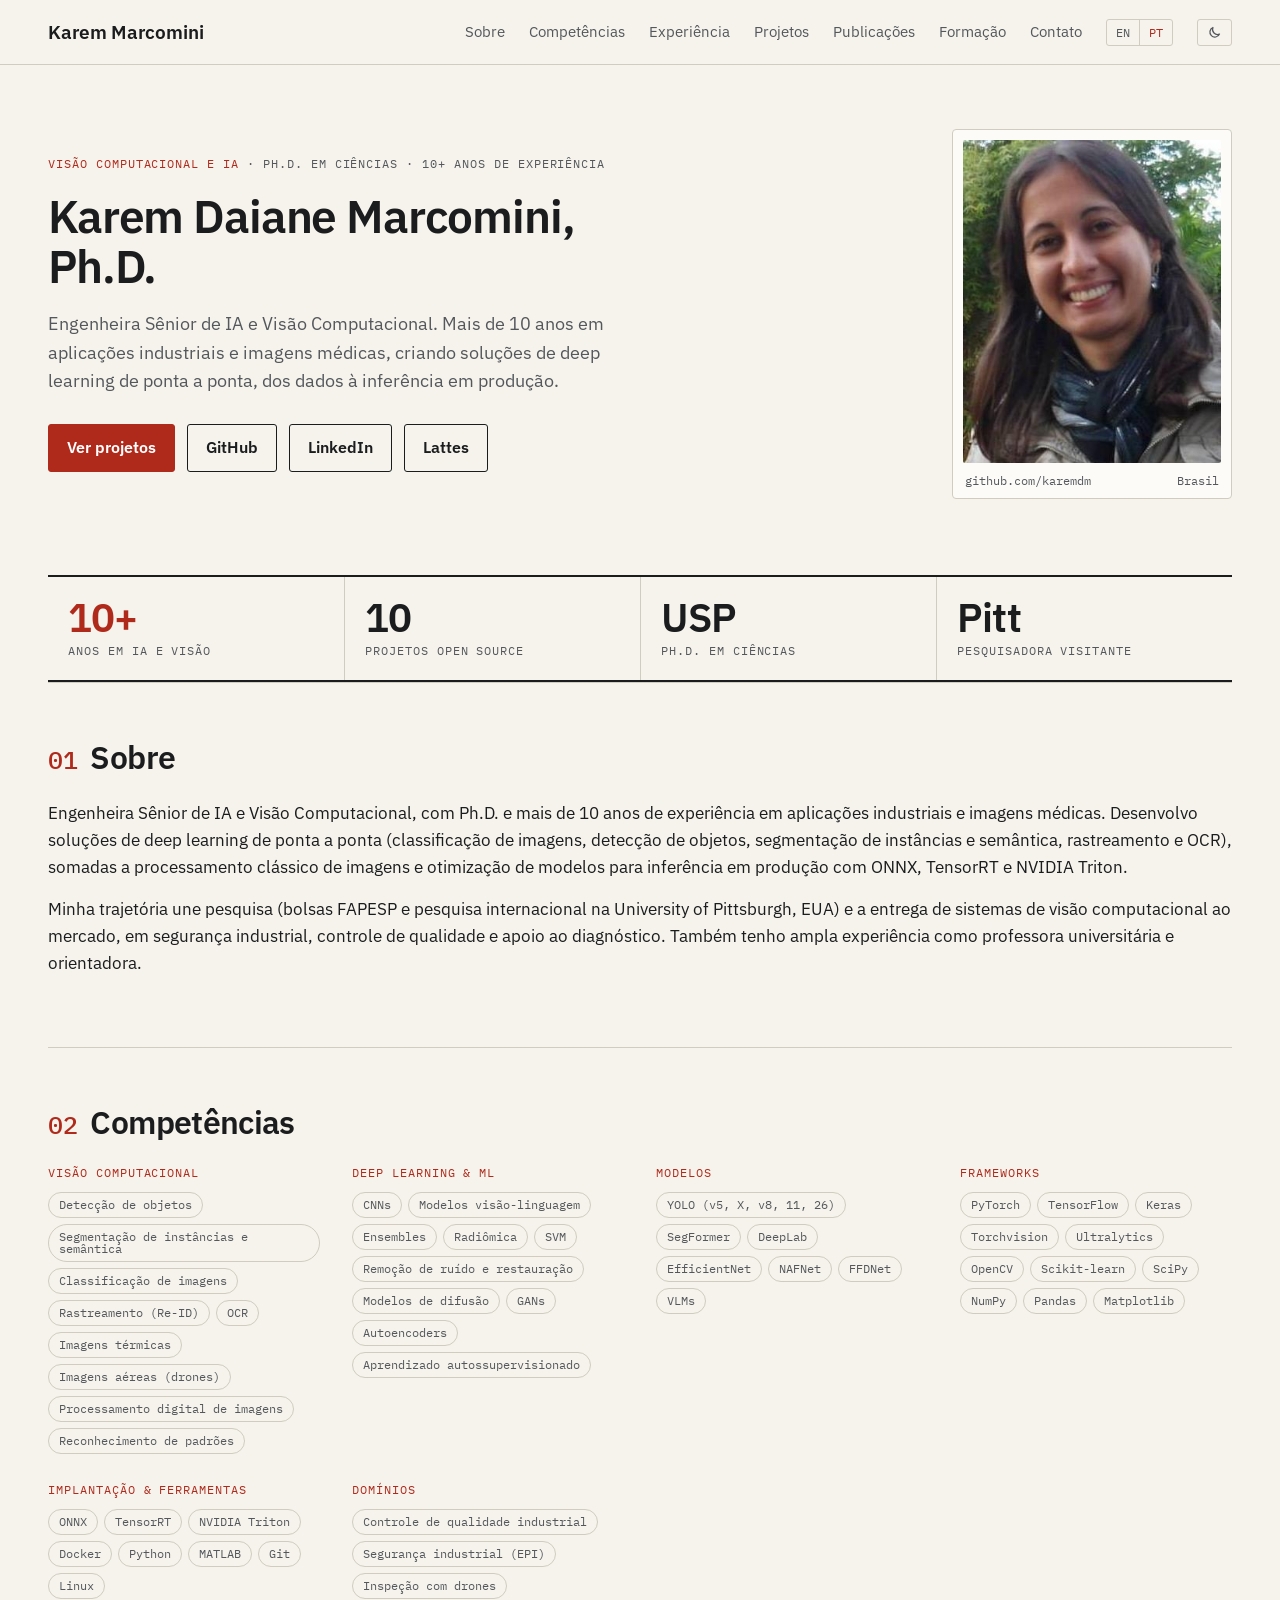
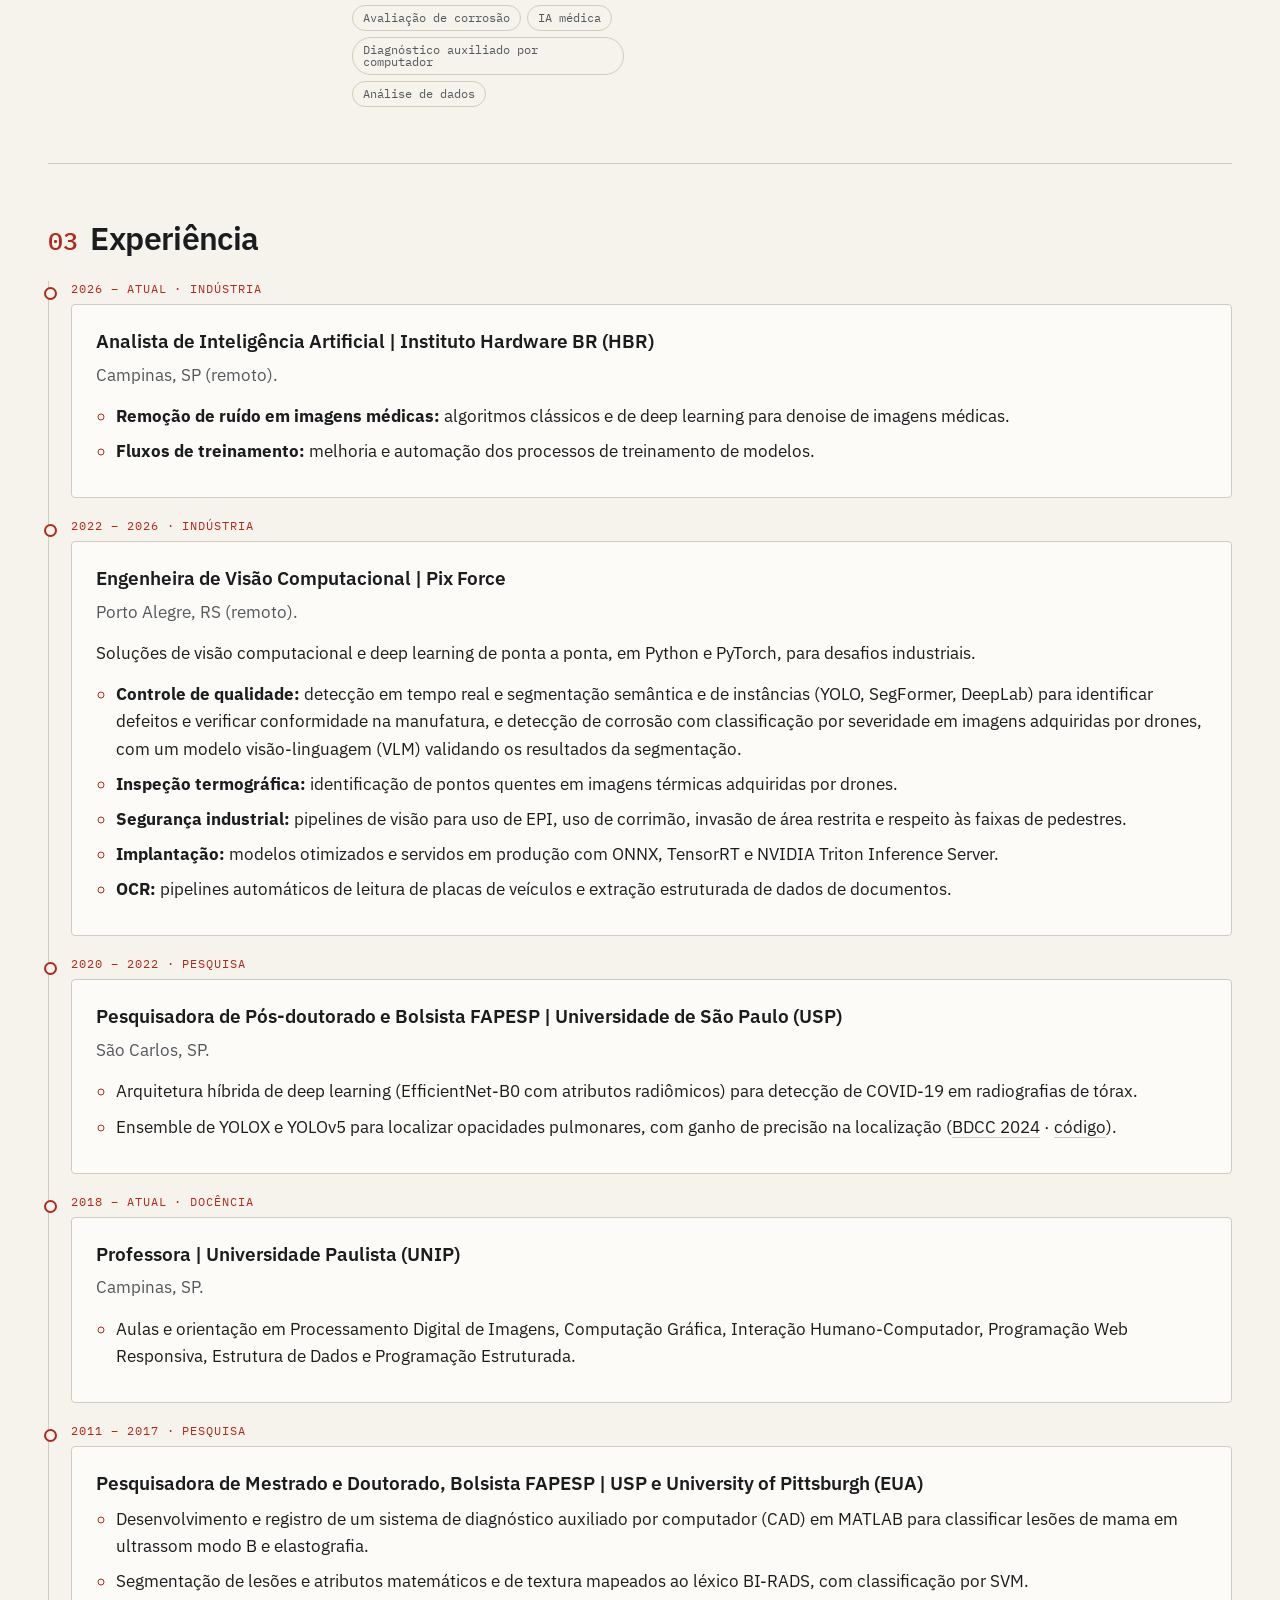
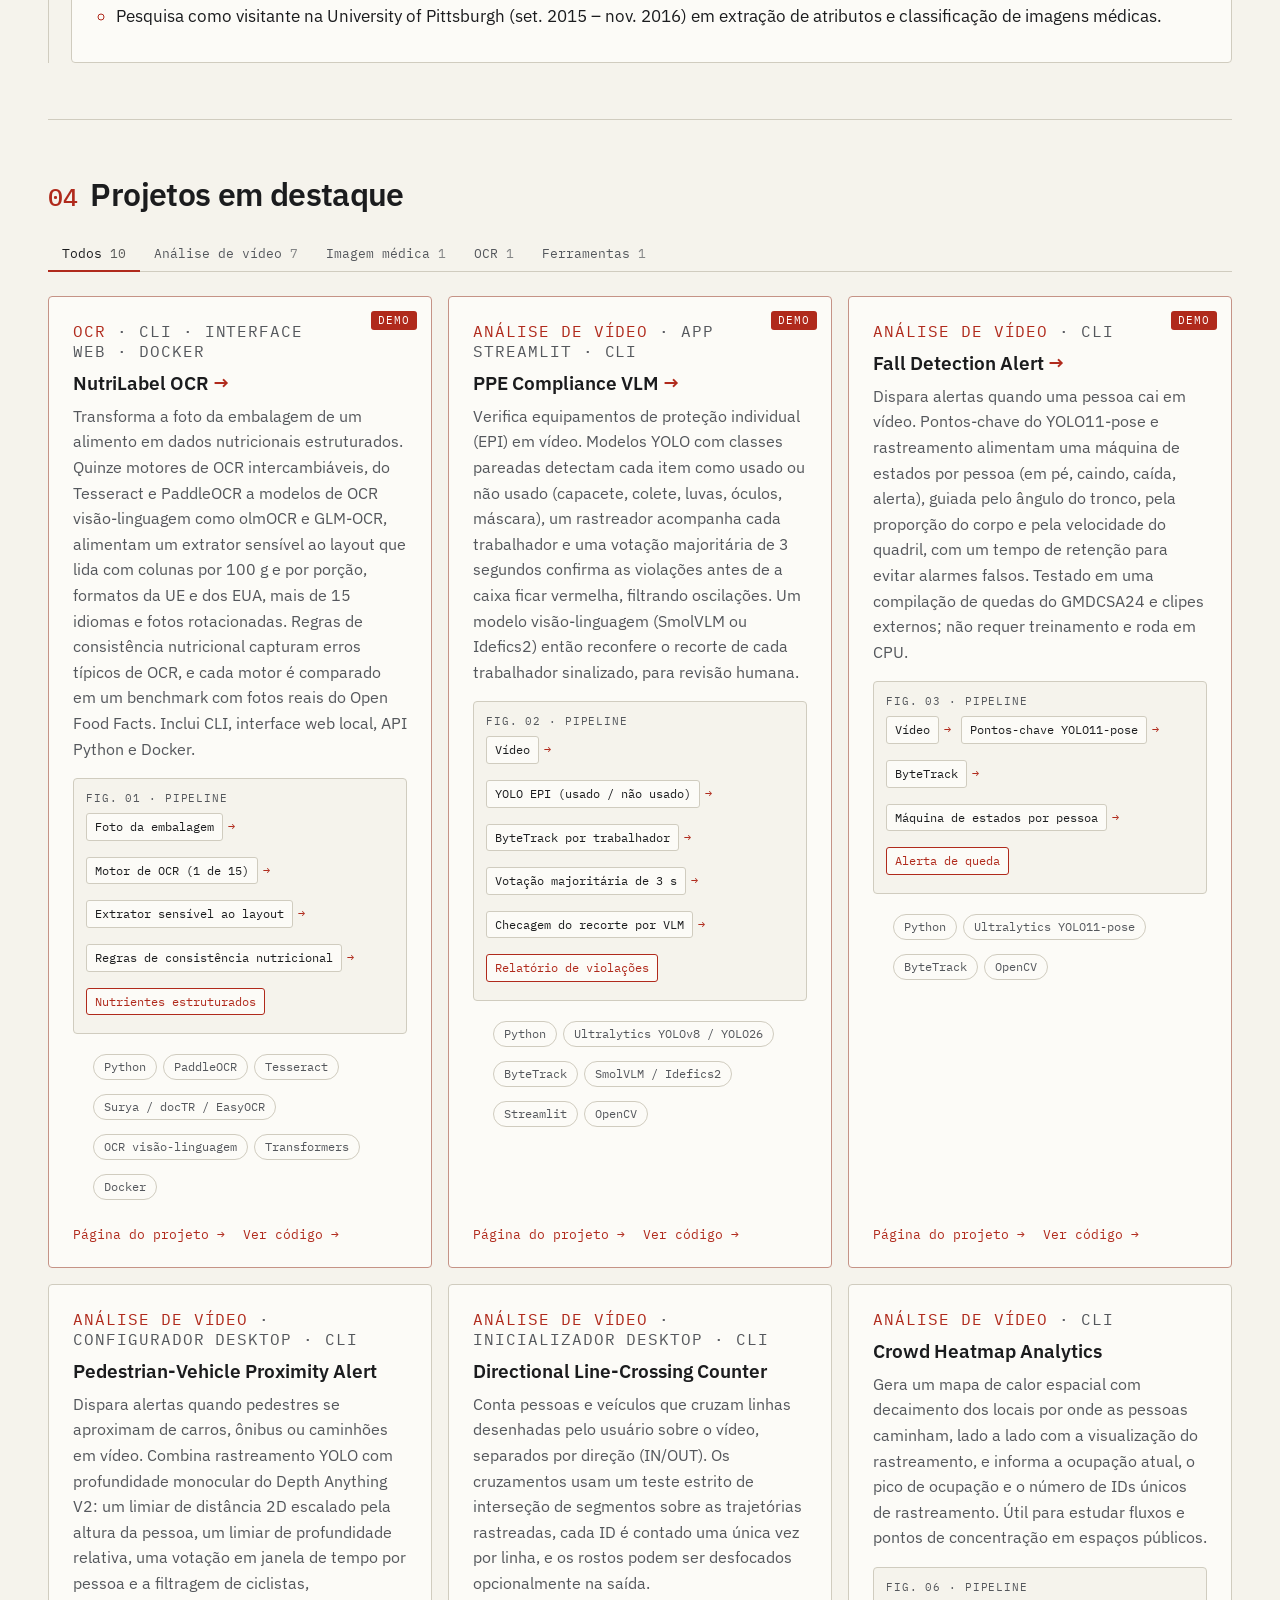
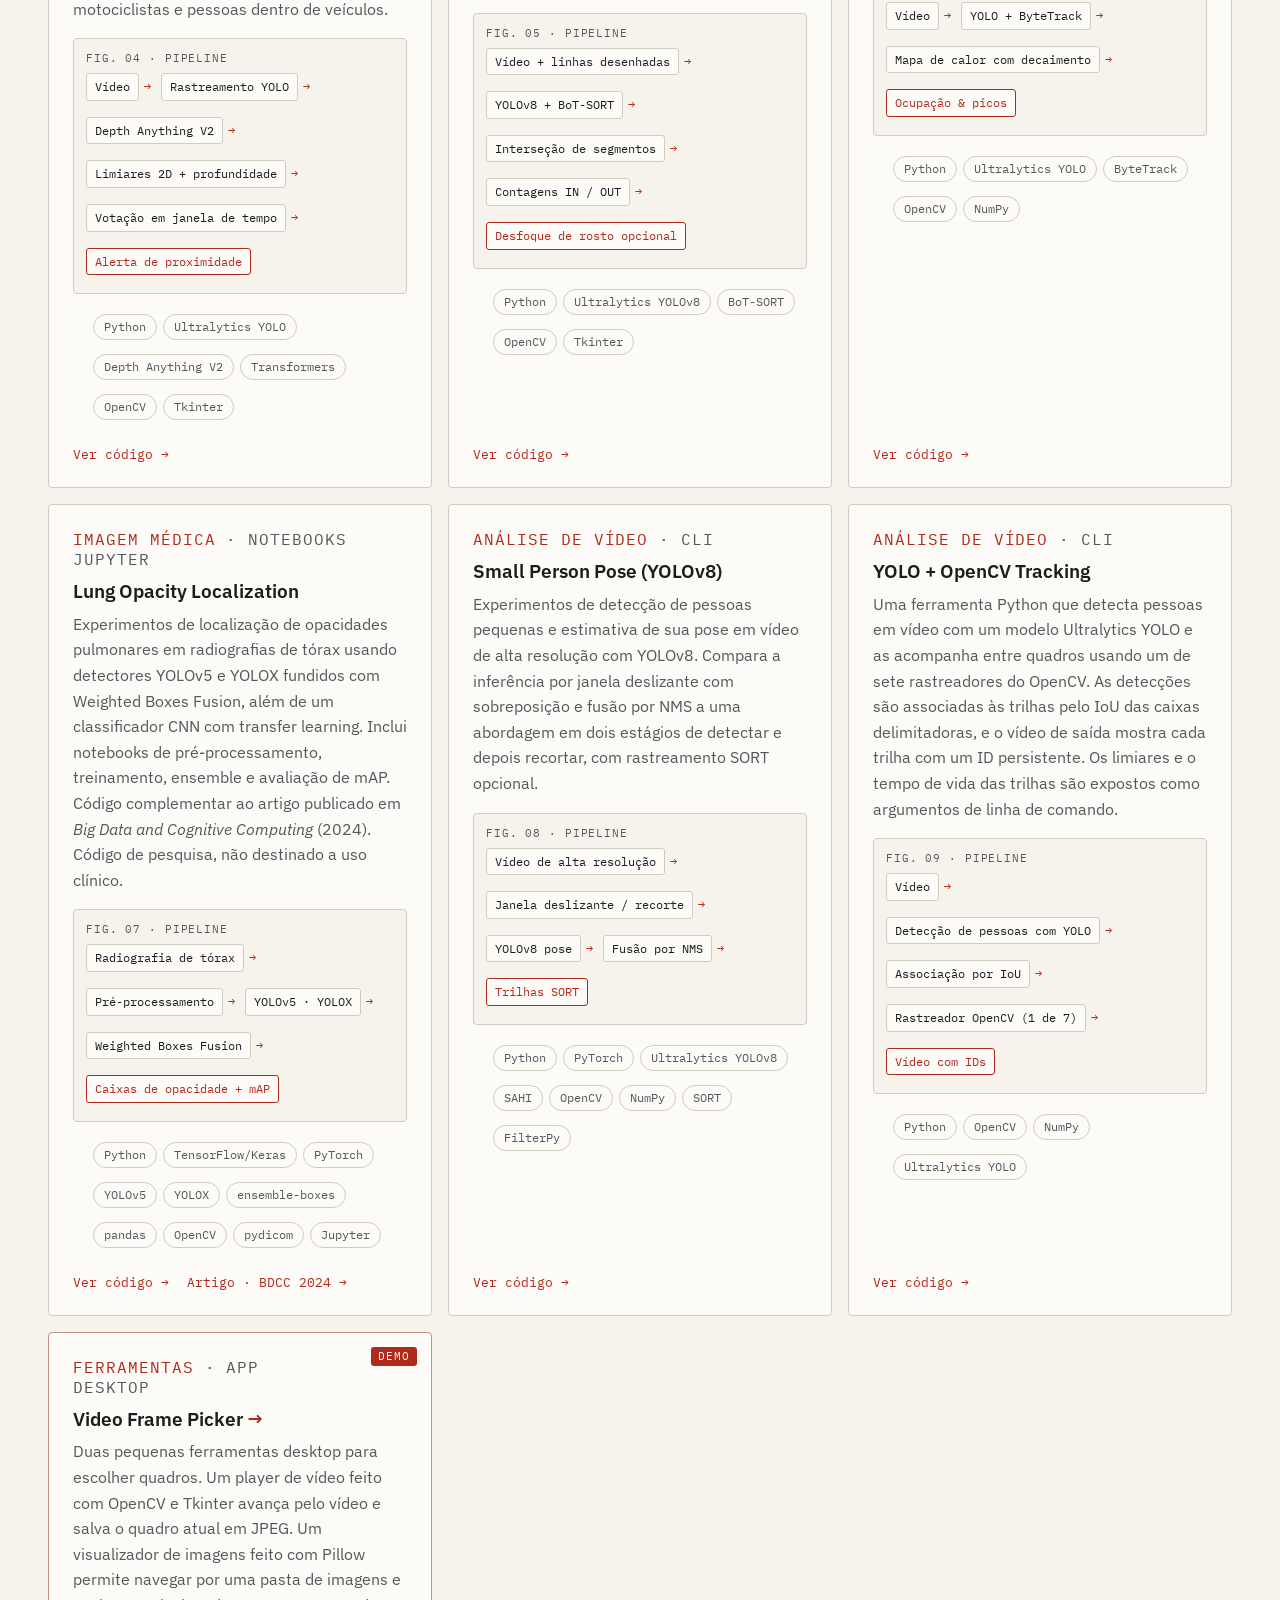
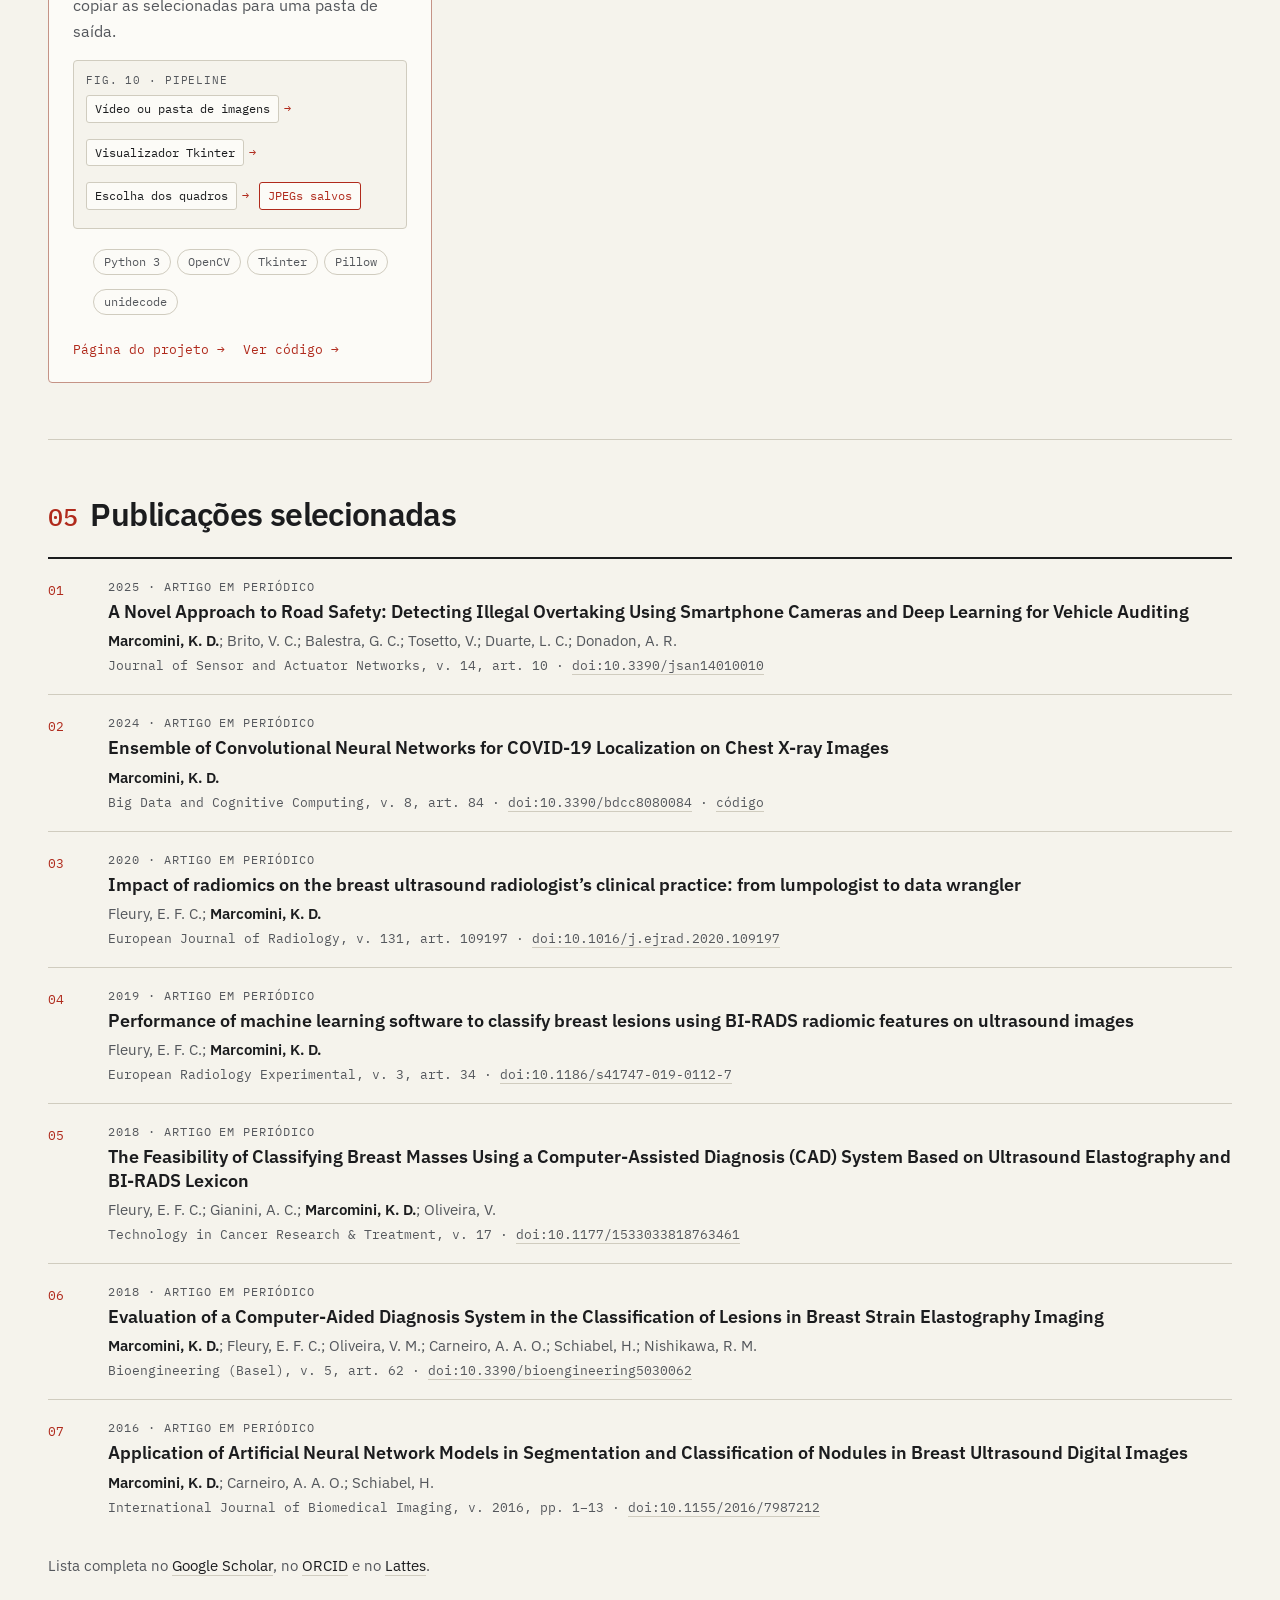
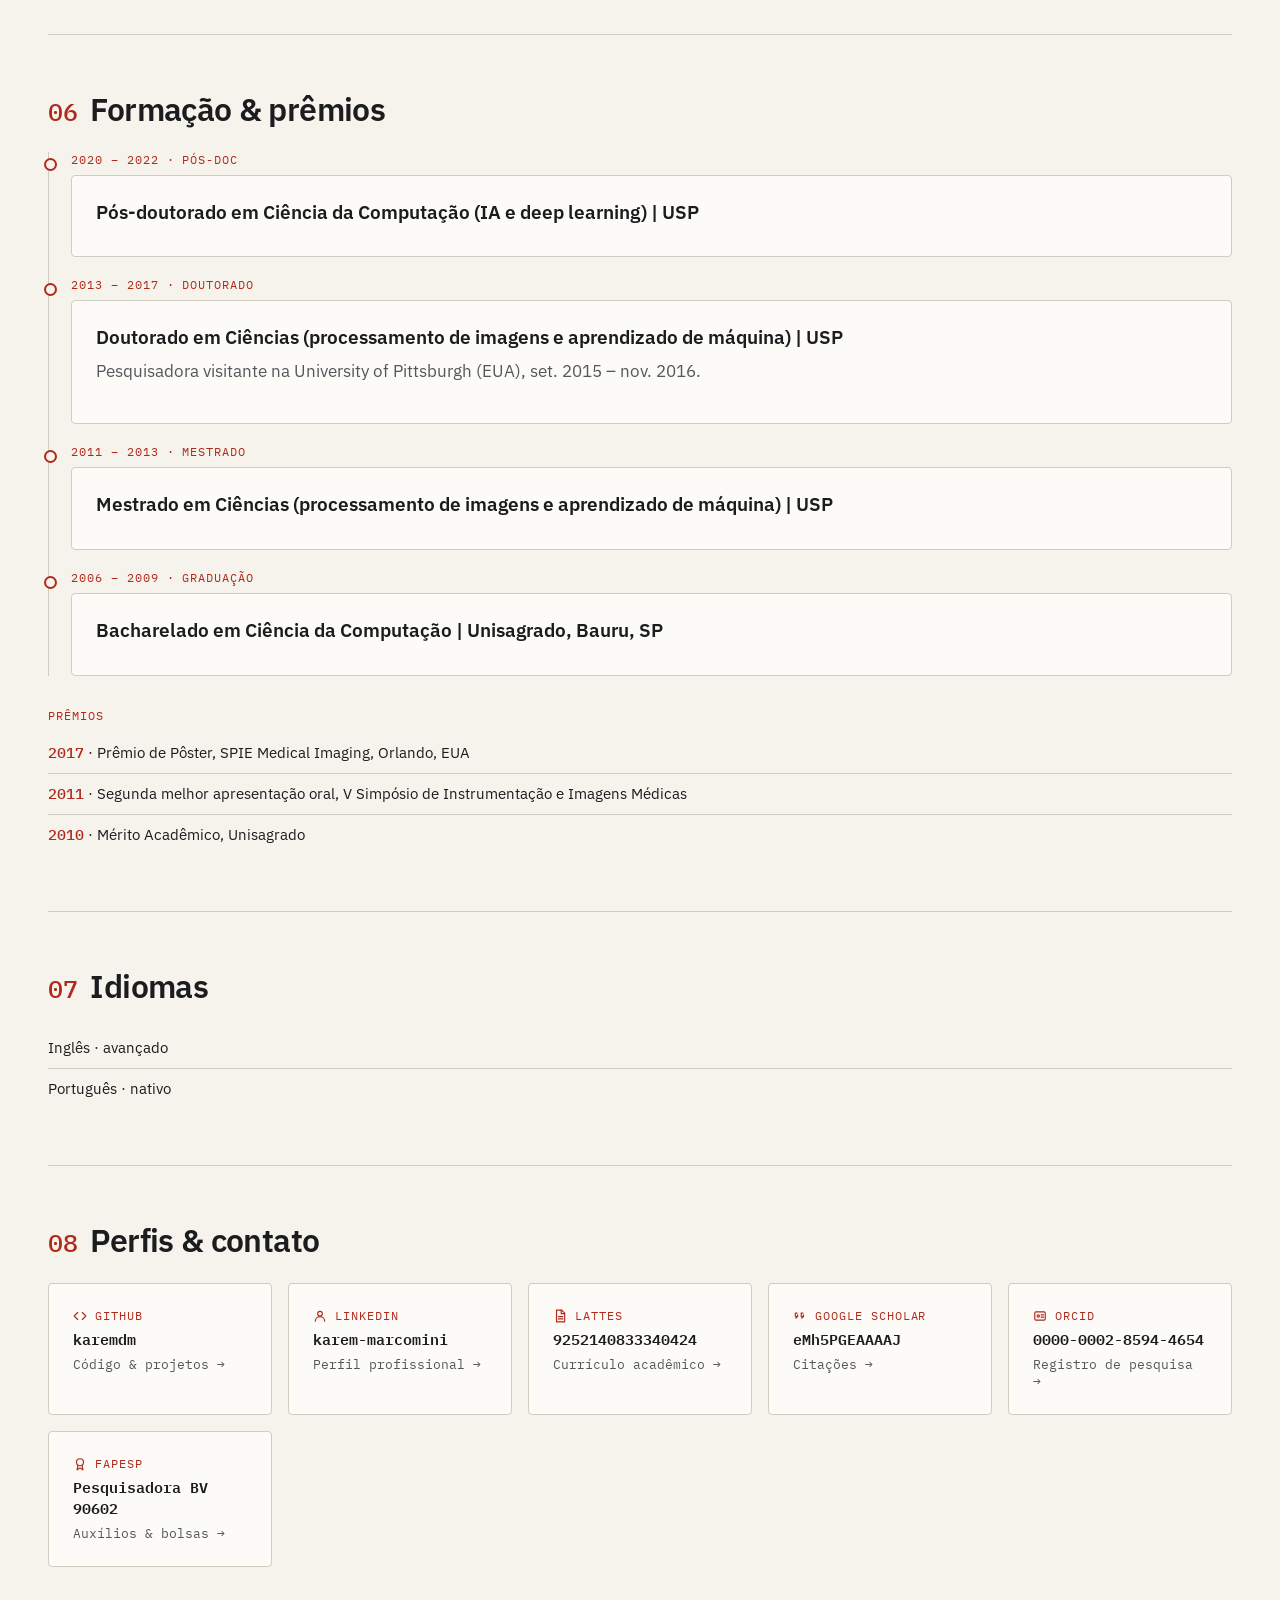
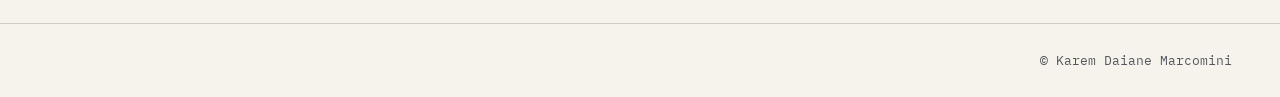
<file: pt/index.html>
<!doctype html>
<html lang="pt-BR">
<head>
<meta charset="utf-8">
<meta name="viewport" content="width=device-width, initial-scale=1">
<meta name="theme-color" content="#f5f3ec">
<title>Karem Daiane Marcomini, Ph.D. | Engenheira Sênior de IA e Visão Computacional</title>
<meta name="description" content="Portfólio de Karem Daiane Marcomini, Ph.D. em Ciências: Engenheira Sênior de IA e Visão Computacional, conectando pesquisa acadêmica e soluções industriais de deep learning.">
<meta property="og:type" content="website">
<meta property="og:locale" content="pt_BR">
<meta property="og:title" content="Karem Daiane Marcomini, Ph.D. | Engenheira Sênior de IA e Visão Computacional">
<meta property="og:description" content="Engenheira Sênior de IA e Visão Computacional com mais de 10 anos de experiência. Pipelines de deep learning de ponta a ponta, do processamento de dados à implantação em produção.">
<meta property="og:url" content="https://karemdm.github.io/pt/">
<meta property="og:image" content="https://karemdm.github.io/assets/karem.gif">
<meta name="twitter:card" content="summary">
<link rel="alternate" hreflang="en" href="https://karemdm.github.io/">
<link rel="alternate" hreflang="pt-BR" href="https://karemdm.github.io/pt/">
<link rel="alternate" hreflang="x-default" href="https://karemdm.github.io/">
<link rel="icon" href="https://avatars.githubusercontent.com/u/72208245?v=4">
<link rel="preconnect" href="https://fonts.googleapis.com">
<link rel="preconnect" href="https://fonts.gstatic.com" crossorigin>
<link href="https://fonts.googleapis.com/css2?family=IBM+Plex+Mono:wght@400;500&family=IBM+Plex+Sans:wght@400;500;600&display=swap" rel="stylesheet">
<script>
(function(){var c='light';try{c=localStorage.getItem('kdm.theme')==='dark'?'dark':'light'}catch(e){}
document.documentElement.dataset.theme=c;})();
</script>
<link rel="stylesheet" href="../assets/site.css">
</head>
<body>
<header class="site-header">
  <div class="container">
    <a class="brand" href="#top">Karem Marcomini</a>
    <nav class="primary" aria-label="Principal">
      <a href="#about">Sobre</a>
      <a href="#skills">Competências</a>
      <a href="#experience">Experiência</a>
      <a href="#projects">Projetos</a>
      <a href="#publications">Publicações</a>
      <a href="#education">Formação</a>
      <a href="#contact">Contato</a>
    </nav>
    <div class="lang-switch"><a href="../" lang="en" hreflang="en">EN</a><a href="./" aria-current="page" lang="pt-BR">PT</a></div>
    <div class="theme-switch" role="group" aria-label="Tema de cores">
      <button type="button" data-choice="light" aria-label="Tema claro" title="Tema claro"><svg viewBox="0 0 24 24" width="15" height="15" aria-hidden="true" fill="none" stroke="currentColor" stroke-width="2" stroke-linecap="round"><circle cx="12" cy="12" r="4"/><path d="M12 2v2M12 20v2M4.9 4.9l1.4 1.4M17.7 17.7l1.4 1.4M2 12h2M20 12h2M4.9 19.1l1.4-1.4M17.7 6.3l1.4-1.4"/></svg></button>
      <button type="button" data-choice="dark" aria-label="Tema escuro" title="Tema escuro"><svg viewBox="0 0 24 24" width="15" height="15" aria-hidden="true" fill="none" stroke="currentColor" stroke-width="2" stroke-linejoin="round"><path d="M20 14.5A8 8 0 0 1 9.5 4a8 8 0 1 0 10.5 10.5z"/></svg></button>
    </div>
  </div>
</header>

<main id="top" class="container">
  <div class="hero">
    <div>
      <p class="meta"><span>Visão Computacional e IA</span><span>Ph.D. em Ciências</span><span>10+ anos de experiência</span></p>
      <h1>Karem Daiane Marcomini, Ph.D.</h1>
      <p class="lede">Engenheira Sênior de IA e Visão Computacional. Mais de 10 anos em aplicações industriais e imagens médicas, criando soluções de deep learning de ponta a ponta, dos dados à inferência em produção.</p>
      <div class="btns">
        <a class="button button-primary" href="#projects">Ver projetos</a>
        <a class="button" href="https://github.com/karemdm" rel="noopener">GitHub</a>
        <a class="button" href="https://www.linkedin.com/in/karem-marcomini/?locale=pt_BR" rel="noopener">LinkedIn</a>
        <a class="button" href="http://lattes.cnpq.br/9252140833340424" rel="noopener">Lattes</a>
      </div>
    </div>
    <figure class="portrait">
      <img src="../assets/karem.gif" alt="Retrato de Karem Daiane Marcomini" width="332" height="472">
      <figcaption><span>github.com/karemdm</span><span>Brasil</span></figcaption>
    </figure>
  </div>

  <dl class="stats">
    <div><dt>Anos em IA e visão</dt><dd>10+</dd></div>
    <div><dt>Projetos open source</dt><dd>10</dd></div>
    <div><dt>Ph.D. em Ciências</dt><dd>USP</dd></div>
    <div><dt>Pesquisadora visitante</dt><dd>Pitt</dd></div>
  </dl>

    <section id="about" class="section" aria-labelledby="about-h">
      <div>
      <h2 id="about-h"><span class="sec-n">01</span>Sobre</h2>
      <p>Engenheira Sênior de IA e Visão Computacional, com Ph.D. e mais de 10 anos de experiência em aplicações industriais e imagens médicas. Desenvolvo soluções de deep learning de ponta a ponta (classificação de imagens, detecção de objetos, segmentação de instâncias e semântica, rastreamento e OCR), somadas a processamento clássico de imagens e otimização de modelos para inferência em produção com ONNX, TensorRT e NVIDIA Triton.</p>
      <p>Minha trajetória une pesquisa (bolsas FAPESP e pesquisa internacional na University of Pittsburgh, EUA) e a entrega de sistemas de visão computacional ao mercado, em segurança industrial, controle de qualidade e apoio ao diagnóstico. Também tenho ampla experiência como professora universitária e orientadora.</p>
      </div>
    </section>

    <section id="skills" class="section" aria-labelledby="skills-h">
      <div>
      <h2 id="skills-h"><span class="sec-n">02</span>Competências</h2>
      <div class="skills">
      <div class="skill-group">
        <h3>Visão computacional</h3>
        <ul class="chips"><li>Detecção de objetos</li><li>Segmentação de instâncias e semântica</li><li>Classificação de imagens</li><li>Rastreamento (Re-ID)</li><li>OCR</li><li>Imagens térmicas</li><li>Imagens aéreas (drones)</li><li>Processamento digital de imagens</li><li>Reconhecimento de padrões</li></ul>
      </div>
      <div class="skill-group">
        <h3>Deep learning &amp; ML</h3>
        <ul class="chips"><li>CNNs</li><li>Modelos visão-linguagem</li><li>Ensembles</li><li>Radiômica</li><li>SVM</li><li>Remoção de ruído e restauração</li><li>Modelos de difusão</li><li>GANs</li><li>Autoencoders</li><li>Aprendizado autossupervisionado</li></ul>
      </div>
      <div class="skill-group">
        <h3>Modelos</h3>
        <ul class="chips"><li>YOLO (v5, X, v8, 11, 26)</li><li>SegFormer</li><li>DeepLab</li><li>EfficientNet</li><li>NAFNet</li><li>FFDNet</li><li>VLMs</li></ul>
      </div>
      <div class="skill-group">
        <h3>Frameworks</h3>
        <ul class="chips"><li>PyTorch</li><li>TensorFlow</li><li>Keras</li><li>Torchvision</li><li>Ultralytics</li><li>OpenCV</li><li>Scikit-learn</li><li>SciPy</li><li>NumPy</li><li>Pandas</li><li>Matplotlib</li></ul>
      </div>
      <div class="skill-group">
        <h3>Implantação &amp; ferramentas</h3>
        <ul class="chips"><li>ONNX</li><li>TensorRT</li><li>NVIDIA Triton</li><li>Docker</li><li>Python</li><li>MATLAB</li><li>Git</li><li>Linux</li></ul>
      </div>
      <div class="skill-group">
        <h3>Domínios</h3>
        <ul class="chips"><li>Controle de qualidade industrial</li><li>Segurança industrial (EPI)</li><li>Inspeção com drones</li><li>Avaliação de corrosão</li><li>IA médica</li><li>Diagnóstico auxiliado por computador</li><li>Análise de dados</li></ul>
      </div>
      </div>
      </div>
    </section>

    <section id="experience" class="section" aria-labelledby="exp-h">
      <div>
      <h2 id="exp-h"><span class="sec-n">03</span>Experiência</h2>
      <ol class="timeline">
      <li><span class="tl-kind">2026 – atual · Indústria</span><article class="card">
        <h3>Analista de Inteligência Artificial | Instituto Hardware BR (HBR)</h3>
        <p class="muted">Campinas, SP (remoto).</p>
        <ul>
          <li><strong>Remoção de ruído em imagens médicas:</strong> algoritmos clássicos e de deep learning para denoise de imagens médicas.</li>
          <li><strong>Fluxos de treinamento:</strong> melhoria e automação dos processos de treinamento de modelos.</li>
        </ul>
      </article></li>
      <li><span class="tl-kind">2022 – 2026 · Indústria</span><article class="card">
        <h3>Engenheira de Visão Computacional | Pix Force</h3>
        <p class="muted">Porto Alegre, RS (remoto).</p>
        <p>Soluções de visão computacional e deep learning de ponta a ponta, em Python e PyTorch, para desafios industriais.</p>
        <ul>
          <li><strong>Controle de qualidade:</strong> detecção em tempo real e segmentação semântica e de instâncias (YOLO, SegFormer, DeepLab) para identificar defeitos e verificar conformidade na manufatura, e detecção de corrosão com classificação por severidade em imagens adquiridas por drones, com um modelo visão-linguagem (VLM) validando os resultados da segmentação.</li>
          <li><strong>Inspeção termográfica:</strong> identificação de pontos quentes em imagens térmicas adquiridas por drones.</li>
          <li><strong>Segurança industrial:</strong> pipelines de visão para uso de EPI, uso de corrimão, invasão de área restrita e respeito às faixas de pedestres.</li>
          <li><strong>Implantação:</strong> modelos otimizados e servidos em produção com ONNX, TensorRT e NVIDIA Triton Inference Server.</li>
          <li><strong>OCR:</strong> pipelines automáticos de leitura de placas de veículos e extração estruturada de dados de documentos.</li>
        </ul>
      </article></li>
      <li><span class="tl-kind">2020 – 2022 · Pesquisa</span><article class="card">
        <h3>Pesquisadora de Pós-doutorado e Bolsista FAPESP | Universidade de São Paulo (USP)</h3>
        <p class="muted">São Carlos, SP.</p>
        <ul>
          <li>Arquitetura híbrida de deep learning (EfficientNet-B0 com atributos radiômicos) para detecção de COVID-19 em radiografias de tórax.</li>
          <li>Ensemble de YOLOX e YOLOv5 para localizar opacidades pulmonares, com ganho de precisão na localização (<a href="https://doi.org/10.3390/bdcc8080084" rel="noopener">BDCC 2024</a> · <a href="https://github.com/karemdm/lung-opacity-localization" rel="noopener">código</a>).</li>
        </ul>
      </article></li>
      <li><span class="tl-kind">2018 – atual · Docência</span><article class="card">
        <h3>Professora | Universidade Paulista (UNIP)</h3>
        <p class="muted">Campinas, SP.</p>
        <ul>
          <li>Aulas e orientação em Processamento Digital de Imagens, Computação Gráfica, Interação Humano-Computador, Programação Web Responsiva, Estrutura de Dados e Programação Estruturada.</li>
        </ul>
      </article></li>
      <li><span class="tl-kind">2011 – 2017 · Pesquisa</span><article class="card">
        <h3>Pesquisadora de Mestrado e Doutorado, Bolsista FAPESP | USP e University of Pittsburgh (EUA)</h3>
        <ul>
          <li>Desenvolvimento e registro de um sistema de diagnóstico auxiliado por computador (CAD) em MATLAB para classificar lesões de mama em ultrassom modo B e elastografia.</li>
          <li>Segmentação de lesões e atributos matemáticos e de textura mapeados ao léxico BI-RADS, com classificação por SVM.</li>
          <li>Pesquisa como visitante na University of Pittsburgh (set. 2015 – nov. 2016) em extração de atributos e classificação de imagens médicas.</li>
        </ul>
      </article></li>
      </ol>
      </div>
    </section>

    <section id="projects" class="section" aria-labelledby="proj-h">
      <div>
      <h2 id="proj-h"><span class="sec-n">04</span>Projetos em destaque</h2>
      <div class="filters" role="group" aria-label="Filtrar projetos" hidden>
        <button type="button" data-filter="all" aria-pressed="true">Todos <span>10</span></button>
        <button type="button" data-filter="video" aria-pressed="false">Análise de vídeo <span>7</span></button>
        <button type="button" data-filter="medical" aria-pressed="false">Imagem médica <span>1</span></button>
        <button type="button" data-filter="ocr" aria-pressed="false">OCR <span>1</span></button>
        <button type="button" data-filter="tools" aria-pressed="false">Ferramentas <span>1</span></button>
      </div>
      <div class="grid">
        <article class="card" data-cat="ocr">
          <p class="card-meta"><span>OCR</span><span>CLI · interface web · Docker</span></p>
          <h3><a class="card-title" href="projects/nutrilabel-ocr/">NutriLabel OCR</a></h3>
          <p>Transforma a foto da embalagem de um alimento em dados nutricionais estruturados. Quinze motores de OCR intercambiáveis, do Tesseract e PaddleOCR a modelos de OCR visão-linguagem como olmOCR e GLM-OCR, alimentam um extrator sensível ao layout que lida com colunas por 100 g e por porção, formatos da UE e dos EUA, mais de 15 idiomas e fotos rotacionadas. Regras de consistência nutricional capturam erros típicos de OCR, e cada motor é comparado em um benchmark com fotos reais do Open Food Facts. Inclui CLI, interface web local, API Python e Docker.</p>
          <figure class="flow"><figcaption>Fig. 01 · pipeline</figcaption><ol><li>Foto da embalagem</li><li>Motor de OCR (1 de 15)</li><li>Extrator sensível ao layout</li><li>Regras de consistência nutricional</li><li>Nutrientes estruturados</li></ol></figure>
          <ul class="chips"><li>Python</li><li>PaddleOCR</li><li>Tesseract</li><li>Surya / docTR / EasyOCR</li><li>OCR visão-linguagem</li><li>Transformers</li><li>Docker</li></ul>
          <p class="links"><a class="link" href="projects/nutrilabel-ocr/">Página do projeto →</a><a class="link" href="https://github.com/karemdm/nutrilabel-ocr" rel="noopener">Ver código &rarr;</a></p>
        </article>
        <article class="card" data-cat="video">
          <p class="card-meta"><span>Análise de vídeo</span><span>App Streamlit · CLI</span></p>
          <h3><a class="card-title" href="projects/ppe-compliance-vlm/">PPE Compliance VLM</a></h3>
          <p>Verifica equipamentos de proteção individual (EPI) em vídeo. Modelos YOLO com classes pareadas detectam cada item como usado ou não usado (capacete, colete, luvas, óculos, máscara), um rastreador acompanha cada trabalhador e uma votação majoritária de 3 segundos confirma as violações antes de a caixa ficar vermelha, filtrando oscilações. Um modelo visão-linguagem (SmolVLM ou Idefics2) então reconfere o recorte de cada trabalhador sinalizado, para revisão humana.</p>
          <figure class="flow"><figcaption>Fig. 02 · pipeline</figcaption><ol><li>Vídeo</li><li>YOLO EPI (usado / não usado)</li><li>ByteTrack por trabalhador</li><li>Votação majoritária de 3 s</li><li>Checagem do recorte por VLM</li><li>Relatório de violações</li></ol></figure>
          <ul class="chips"><li>Python</li><li>Ultralytics YOLOv8 / YOLO26</li><li>ByteTrack</li><li>SmolVLM / Idefics2</li><li>Streamlit</li><li>OpenCV</li></ul>
          <p class="links"><a class="link" href="projects/ppe-compliance-vlm/">Página do projeto →</a><a class="link" href="https://github.com/karemdm/ppe-compliance-vlm" rel="noopener">Ver código &rarr;</a></p>
        </article>
        <article class="card" data-cat="video">
          <p class="card-meta"><span>Análise de vídeo</span><span>CLI</span></p>
          <h3><a class="card-title" href="projects/fall-detection-alert/">Fall Detection Alert</a></h3>
          <p>Dispara alertas quando uma pessoa cai em vídeo. Pontos-chave do YOLO11-pose e rastreamento alimentam uma máquina de estados por pessoa (em pé, caindo, caída, alerta), guiada pelo ângulo do tronco, pela proporção do corpo e pela velocidade do quadril, com um tempo de retenção para evitar alarmes falsos. Testado em uma compilação de quedas do GMDCSA24 e clipes externos; não requer treinamento e roda em CPU.</p>
          <figure class="flow"><figcaption>Fig. 03 · pipeline</figcaption><ol><li>Vídeo</li><li>Pontos-chave YOLO11-pose</li><li>ByteTrack</li><li>Máquina de estados por pessoa</li><li>Alerta de queda</li></ol></figure>
          <ul class="chips"><li>Python</li><li>Ultralytics YOLO11-pose</li><li>ByteTrack</li><li>OpenCV</li></ul>
          <p class="links"><a class="link" href="projects/fall-detection-alert/">Página do projeto →</a><a class="link" href="https://github.com/karemdm/fall-detection-alert" rel="noopener">Ver código &rarr;</a></p>
        </article>
        <article class="card" data-cat="video">
          <p class="card-meta"><span>Análise de vídeo</span><span>Configurador desktop · CLI</span></p>
          <h3>Pedestrian-Vehicle Proximity Alert</h3>
          <p>Dispara alertas quando pedestres se aproximam de carros, ônibus ou caminhões em vídeo. Combina rastreamento YOLO com profundidade monocular do Depth Anything V2: um limiar de distância 2D escalado pela altura da pessoa, um limiar de profundidade relativa, uma votação em janela de tempo por pessoa e a filtragem de ciclistas, motociclistas e pessoas dentro de veículos.</p>
          <figure class="flow"><figcaption>Fig. 04 · pipeline</figcaption><ol><li>Vídeo</li><li>Rastreamento YOLO</li><li>Depth Anything V2</li><li>Limiares 2D + profundidade</li><li>Votação em janela de tempo</li><li>Alerta de proximidade</li></ol></figure>
          <ul class="chips"><li>Python</li><li>Ultralytics YOLO</li><li>Depth Anything V2</li><li>Transformers</li><li>OpenCV</li><li>Tkinter</li></ul>
          <a class="link" href="https://github.com/karemdm/pedestrian-vehicle-proximity-alert" rel="noopener">Ver código &rarr;</a>
        </article>
        <article class="card" data-cat="video">
          <p class="card-meta"><span>Análise de vídeo</span><span>Inicializador desktop · CLI</span></p>
          <h3>Directional Line-Crossing Counter</h3>
          <p>Conta pessoas e veículos que cruzam linhas desenhadas pelo usuário sobre o vídeo, separados por direção (IN/OUT). Os cruzamentos usam um teste estrito de interseção de segmentos sobre as trajetórias rastreadas, cada ID é contado uma única vez por linha, e os rostos podem ser desfocados opcionalmente na saída.</p>
          <figure class="flow"><figcaption>Fig. 05 · pipeline</figcaption><ol><li>Vídeo + linhas desenhadas</li><li>YOLOv8 + BoT-SORT</li><li>Interseção de segmentos</li><li>Contagens IN / OUT</li><li>Desfoque de rosto opcional</li></ol></figure>
          <ul class="chips"><li>Python</li><li>Ultralytics YOLOv8</li><li>BoT-SORT</li><li>OpenCV</li><li>Tkinter</li></ul>
          <a class="link" href="https://github.com/karemdm/directional-line-crossing-counter" rel="noopener">Ver código &rarr;</a>
        </article>
        <article class="card" data-cat="video">
          <p class="card-meta"><span>Análise de vídeo</span><span>CLI</span></p>
          <h3>Crowd Heatmap Analytics</h3>
          <p>Gera um mapa de calor espacial com decaimento dos locais por onde as pessoas caminham, lado a lado com a visualização do rastreamento, e informa a ocupação atual, o pico de ocupação e o número de IDs únicos de rastreamento. Útil para estudar fluxos e pontos de concentração em espaços públicos.</p>
          <figure class="flow"><figcaption>Fig. 06 · pipeline</figcaption><ol><li>Vídeo</li><li>YOLO + ByteTrack</li><li>Mapa de calor com decaimento</li><li>Ocupação &amp; picos</li></ol></figure>
          <ul class="chips"><li>Python</li><li>Ultralytics YOLO</li><li>ByteTrack</li><li>OpenCV</li><li>NumPy</li></ul>
          <a class="link" href="https://github.com/karemdm/crowd-heatmap-analytics" rel="noopener">Ver código &rarr;</a>
        </article>
        <article class="card" data-cat="medical">
          <p class="card-meta"><span>Imagem médica</span><span>Notebooks Jupyter</span></p>
          <h3>Lung Opacity Localization</h3>
          <p>Experimentos de localização de opacidades pulmonares em radiografias de tórax usando detectores YOLOv5 e YOLOX fundidos com Weighted Boxes Fusion, além de um classificador CNN com transfer learning. Inclui notebooks de pré-processamento, treinamento, ensemble e avaliação de mAP. Código complementar ao artigo publicado em <em>Big Data and Cognitive Computing</em> (2024). Código de pesquisa, não destinado a uso clínico.</p>
          <figure class="flow"><figcaption>Fig. 07 · pipeline</figcaption><ol><li>Radiografia de tórax</li><li>Pré-processamento</li><li>YOLOv5 · YOLOX</li><li>Weighted Boxes Fusion</li><li>Caixas de opacidade + mAP</li></ol></figure>
          <ul class="chips"><li>Python</li><li>TensorFlow/Keras</li><li>PyTorch</li><li>YOLOv5</li><li>YOLOX</li><li>ensemble-boxes</li><li>pandas</li><li>OpenCV</li><li>pydicom</li><li>Jupyter</li></ul>
          <p class="links"><a class="link" href="https://github.com/karemdm/lung-opacity-localization" rel="noopener">Ver código &rarr;</a><a class="link" href="https://doi.org/10.3390/bdcc8080084" rel="noopener">Artigo · BDCC 2024 &rarr;</a></p>
        </article>
        <article class="card" data-cat="video">
          <p class="card-meta"><span>Análise de vídeo</span><span>CLI</span></p>
          <h3>Small Person Pose (YOLOv8)</h3>
          <p>Experimentos de detecção de pessoas pequenas e estimativa de sua pose em vídeo de alta resolução com YOLOv8. Compara a inferência por janela deslizante com sobreposição e fusão por NMS a uma abordagem em dois estágios de detectar e depois recortar, com rastreamento SORT opcional.</p>
          <figure class="flow"><figcaption>Fig. 08 · pipeline</figcaption><ol><li>Vídeo de alta resolução</li><li>Janela deslizante / recorte</li><li>YOLOv8 pose</li><li>Fusão por NMS</li><li>Trilhas SORT</li></ol></figure>
          <ul class="chips"><li>Python</li><li>PyTorch</li><li>Ultralytics YOLOv8</li><li>SAHI</li><li>OpenCV</li><li>NumPy</li><li>SORT</li><li>FilterPy</li></ul>
          <a class="link" href="https://github.com/karemdm/small-person-pose-yolov8" rel="noopener">Ver código &rarr;</a>
        </article>
        <article class="card" data-cat="video">
          <p class="card-meta"><span>Análise de vídeo</span><span>CLI</span></p>
          <h3>YOLO + OpenCV Tracking</h3>
          <p>Uma ferramenta Python que detecta pessoas em vídeo com um modelo Ultralytics YOLO e as acompanha entre quadros usando um de sete rastreadores do OpenCV. As detecções são associadas às trilhas pelo IoU das caixas delimitadoras, e o vídeo de saída mostra cada trilha com um ID persistente. Os limiares e o tempo de vida das trilhas são expostos como argumentos de linha de comando.</p>
          <figure class="flow"><figcaption>Fig. 09 · pipeline</figcaption><ol><li>Vídeo</li><li>Detecção de pessoas com YOLO</li><li>Associação por IoU</li><li>Rastreador OpenCV (1 de 7)</li><li>Vídeo com IDs</li></ol></figure>
          <ul class="chips"><li>Python</li><li>OpenCV</li><li>NumPy</li><li>Ultralytics YOLO</li></ul>
          <a class="link" href="https://github.com/karemdm/yolo-opencv-tracking" rel="noopener">Ver código &rarr;</a>
        </article>
        <article class="card" data-cat="tools">
          <p class="card-meta"><span>Ferramentas</span><span>App desktop</span></p>
          <h3><a class="card-title" href="projects/video-frame-picker/">Video Frame Picker</a></h3>
          <p>Duas pequenas ferramentas desktop para escolher quadros. Um player de vídeo feito com OpenCV e Tkinter avança pelo vídeo e salva o quadro atual em JPEG. Um visualizador de imagens feito com Pillow permite navegar por uma pasta de imagens e copiar as selecionadas para uma pasta de saída.</p>
          <figure class="flow"><figcaption>Fig. 10 · pipeline</figcaption><ol><li>Vídeo ou pasta de imagens</li><li>Visualizador Tkinter</li><li>Escolha dos quadros</li><li>JPEGs salvos</li></ol></figure>
          <ul class="chips"><li>Python 3</li><li>OpenCV</li><li>Tkinter</li><li>Pillow</li><li>unidecode</li></ul>
          <p class="links"><a class="link" href="projects/video-frame-picker/">Página do projeto →</a><a class="link" href="https://github.com/karemdm/video-frame-picker" rel="noopener">Ver código &rarr;</a></p>
        </article>
      </div>
      </div>
    </section>

    <section id="publications" class="section" aria-labelledby="pub-h">
      <div>
      <h2 id="pub-h"><span class="sec-n">05</span>Publicações selecionadas</h2>
      <ol class="pubs">
        <li>
          <span class="pub-n">01</span>
          <div>
            <p class="pub-meta"><span>2025</span><span>Artigo em periódico</span></p>
            <h3><a href="https://doi.org/10.3390/jsan14010010" rel="noopener">A Novel Approach to Road Safety: Detecting Illegal Overtaking Using Smartphone Cameras and Deep Learning for Vehicle Auditing</a></h3>
            <p class="pub-authors"><b>Marcomini, K. D.</b>; Brito, V. C.; Balestra, G. C.; Tosetto, V.; Duarte, L. C.; Donadon, A. R.</p>
            <p class="pub-venue">Journal of Sensor and Actuator Networks, v. 14, art. 10 · <a href="https://doi.org/10.3390/jsan14010010" rel="noopener">doi:10.3390/jsan14010010</a></p>
          </div>
        </li>
        <li>
          <span class="pub-n">02</span>
          <div>
            <p class="pub-meta"><span>2024</span><span>Artigo em periódico</span></p>
            <h3><a href="https://doi.org/10.3390/bdcc8080084" rel="noopener">Ensemble of Convolutional Neural Networks for COVID-19 Localization on Chest X-ray Images</a></h3>
            <p class="pub-authors"><b>Marcomini, K. D.</b></p>
            <p class="pub-venue">Big Data and Cognitive Computing, v. 8, art. 84 · <a href="https://doi.org/10.3390/bdcc8080084" rel="noopener">doi:10.3390/bdcc8080084</a> · <a href="https://github.com/karemdm/lung-opacity-localization" rel="noopener">código</a></p>
          </div>
        </li>
        <li>
          <span class="pub-n">03</span>
          <div>
            <p class="pub-meta"><span>2020</span><span>Artigo em periódico</span></p>
            <h3><a href="https://doi.org/10.1016/j.ejrad.2020.109197" rel="noopener">Impact of radiomics on the breast ultrasound radiologist’s clinical practice: from lumpologist to data wrangler</a></h3>
            <p class="pub-authors">Fleury, E. F. C.; <b>Marcomini, K. D.</b></p>
            <p class="pub-venue">European Journal of Radiology, v. 131, art. 109197 · <a href="https://doi.org/10.1016/j.ejrad.2020.109197" rel="noopener">doi:10.1016/j.ejrad.2020.109197</a></p>
          </div>
        </li>
        <li>
          <span class="pub-n">04</span>
          <div>
            <p class="pub-meta"><span>2019</span><span>Artigo em periódico</span></p>
            <h3><a href="https://doi.org/10.1186/s41747-019-0112-7" rel="noopener">Performance of machine learning software to classify breast lesions using BI-RADS radiomic features on ultrasound images</a></h3>
            <p class="pub-authors">Fleury, E. F. C.; <b>Marcomini, K. D.</b></p>
            <p class="pub-venue">European Radiology Experimental, v. 3, art. 34 · <a href="https://doi.org/10.1186/s41747-019-0112-7" rel="noopener">doi:10.1186/s41747-019-0112-7</a></p>
          </div>
        </li>
        <li>
          <span class="pub-n">05</span>
          <div>
            <p class="pub-meta"><span>2018</span><span>Artigo em periódico</span></p>
            <h3><a href="https://doi.org/10.1177/1533033818763461" rel="noopener">The Feasibility of Classifying Breast Masses Using a Computer-Assisted Diagnosis (CAD) System Based on Ultrasound Elastography and BI-RADS Lexicon</a></h3>
            <p class="pub-authors">Fleury, E. F. C.; Gianini, A. C.; <b>Marcomini, K. D.</b>; Oliveira, V.</p>
            <p class="pub-venue">Technology in Cancer Research &amp; Treatment, v. 17 · <a href="https://doi.org/10.1177/1533033818763461" rel="noopener">doi:10.1177/1533033818763461</a></p>
          </div>
        </li>
        <li>
          <span class="pub-n">06</span>
          <div>
            <p class="pub-meta"><span>2018</span><span>Artigo em periódico</span></p>
            <h3><a href="https://doi.org/10.3390/bioengineering5030062" rel="noopener">Evaluation of a Computer-Aided Diagnosis System in the Classification of Lesions in Breast Strain Elastography Imaging</a></h3>
            <p class="pub-authors"><b>Marcomini, K. D.</b>; Fleury, E. F. C.; Oliveira, V. M.; Carneiro, A. A. O.; Schiabel, H.; Nishikawa, R. M.</p>
            <p class="pub-venue">Bioengineering (Basel), v. 5, art. 62 · <a href="https://doi.org/10.3390/bioengineering5030062" rel="noopener">doi:10.3390/bioengineering5030062</a></p>
          </div>
        </li>
        <li>
          <span class="pub-n">07</span>
          <div>
            <p class="pub-meta"><span>2016</span><span>Artigo em periódico</span></p>
            <h3><a href="https://doi.org/10.1155/2016/7987212" rel="noopener">Application of Artificial Neural Network Models in Segmentation and Classification of Nodules in Breast Ultrasound Digital Images</a></h3>
            <p class="pub-authors"><b>Marcomini, K. D.</b>; Carneiro, A. A. O.; Schiabel, H.</p>
            <p class="pub-venue">International Journal of Biomedical Imaging, v. 2016, pp. 1–13 · <a href="https://doi.org/10.1155/2016/7987212" rel="noopener">doi:10.1155/2016/7987212</a></p>
          </div>
        </li>
      </ol>
      <p class="pub-more">Lista completa no <a href="https://scholar.google.com/citations?user=eMh5PGEAAAAJ" rel="noopener">Google Scholar</a>, no <a href="https://orcid.org/0000-0002-8594-4654" rel="noopener">ORCID</a> e no <a href="http://lattes.cnpq.br/9252140833340424" rel="noopener">Lattes</a>.</p>
      </div>
    </section>

    <section id="education" class="section" aria-labelledby="edu-h">
      <div>
      <h2 id="edu-h"><span class="sec-n">06</span>Formação &amp; prêmios</h2>
      <ol class="timeline">
      <li><span class="tl-kind">2020 – 2022 · Pós-doc</span><article class="card">
        <h3>Pós-doutorado em Ciência da Computação (IA e deep learning) | USP</h3>
      </article></li>
      <li><span class="tl-kind">2013 – 2017 · Doutorado</span><article class="card">
        <h3>Doutorado em Ciências (processamento de imagens e aprendizado de máquina) | USP</h3>
        <p class="muted">Pesquisadora visitante na University of Pittsburgh (EUA), set. 2015 – nov. 2016.</p>
      </article></li>
      <li><span class="tl-kind">2011 – 2013 · Mestrado</span><article class="card">
        <h3>Mestrado em Ciências (processamento de imagens e aprendizado de máquina) | USP</h3>
      </article></li>
      <li><span class="tl-kind">2006 – 2009 · Graduação</span><article class="card">
        <h3>Bacharelado em Ciência da Computação | Unisagrado, Bauru, SP</h3>
      </article></li>
      </ol>
      <div class="edu-extra">
        <div><h3>Prêmios</h3><ul class="plain"><li><strong>2017</strong> · Prêmio de Pôster, SPIE Medical Imaging, Orlando, EUA</li><li><strong>2011</strong> · Segunda melhor apresentação oral, V Simpósio de Instrumentação e Imagens Médicas</li><li><strong>2010</strong> · Mérito Acadêmico, Unisagrado</li></ul></div>
      </div>
      </div>
    </section>

    <section id="languages" class="section" aria-labelledby="lang-h">
      <div>
      <h2 id="lang-h"><span class="sec-n">07</span>Idiomas</h2>
      <ul class="plain"><li>Inglês · avançado</li><li>Português · nativo</li></ul>
      </div>
    </section>

    <section id="contact" class="section" aria-labelledby="contact-h">
      <div>
      <h2 id="contact-h"><span class="sec-n">08</span>Perfis &amp; contato</h2>
      <ul class="profiles">
        <li><a class="card" href="https://github.com/karemdm" rel="noopener"><span class="p-kind"><svg viewBox="0 0 24 24" width="14" height="14" aria-hidden="true" fill="none" stroke="currentColor" stroke-width="2" stroke-linecap="round" stroke-linejoin="round"><path d="M8 6l-6 6 6 6M16 6l6 6-6 6"/></svg>GitHub</span><span class="p-id">karemdm</span><span class="p-go">Código &amp; projetos →</span></a></li>
        <li><a class="card" href="https://www.linkedin.com/in/karem-marcomini/?locale=pt_BR" rel="noopener"><span class="p-kind"><svg viewBox="0 0 24 24" width="14" height="14" aria-hidden="true" fill="none" stroke="currentColor" stroke-width="2" stroke-linecap="round" stroke-linejoin="round"><circle cx="12" cy="8" r="4"/><path d="M4 21a8 8 0 0 1 16 0"/></svg>LinkedIn</span><span class="p-id">karem-marcomini</span><span class="p-go">Perfil profissional →</span></a></li>
        <li><a class="card" href="http://lattes.cnpq.br/9252140833340424" rel="noopener"><span class="p-kind"><svg viewBox="0 0 24 24" width="14" height="14" aria-hidden="true" fill="none" stroke="currentColor" stroke-width="2" stroke-linecap="round" stroke-linejoin="round"><path d="M6 2h9l5 5v15H6z"/><path d="M14 2v6h6M9 13h8M9 17h8"/></svg>Lattes</span><span class="p-id">9252140833340424</span><span class="p-go">Currículo acadêmico →</span></a></li>
        <li><a class="card" href="https://scholar.google.com/citations?user=eMh5PGEAAAAJ" rel="noopener"><span class="p-kind"><svg viewBox="0 0 24 24" width="14" height="14" aria-hidden="true" fill="none" stroke="currentColor" stroke-width="2" stroke-linecap="round" stroke-linejoin="round"><path d="M7 7H4v6h4v-3c0 3-1 5-3 6M17 7h-3v6h4v-3c0 3-1 5-3 6"/></svg>Google Scholar</span><span class="p-id">eMh5PGEAAAAJ</span><span class="p-go">Citações →</span></a></li>
        <li><a class="card" href="https://orcid.org/0000-0002-8594-4654" rel="noopener"><span class="p-kind"><svg viewBox="0 0 24 24" width="14" height="14" aria-hidden="true" fill="none" stroke="currentColor" stroke-width="2" stroke-linecap="round" stroke-linejoin="round"><rect x="3" y="5" width="18" height="14" rx="2"/><circle cx="9" cy="12" r="2"/><path d="M14 10h4M14 14h4"/></svg>ORCID</span><span class="p-id">0000-0002-8594-4654</span><span class="p-go">Registro de pesquisa →</span></a></li>
        <li><a class="card" href="https://bv.fapesp.br/pt/pesquisador/90602/karem-daiane-marcomini/" rel="noopener"><span class="p-kind"><svg viewBox="0 0 24 24" width="14" height="14" aria-hidden="true" fill="none" stroke="currentColor" stroke-width="2" stroke-linecap="round" stroke-linejoin="round"><circle cx="12" cy="9" r="6"/><path d="M8.5 14L7 22l5-3 5 3-1.5-8"/></svg>FAPESP</span><span class="p-id">Pesquisadora BV 90602</span><span class="p-go">Auxílios &amp; bolsas →</span></a></li>
      </ul>
      </div>
    </section>
</main>

<footer>
  <div class="container">
    <span>&copy; Karem Daiane Marcomini</span>
  </div>
</footer>
<script>
(function(){
  var root=document.documentElement;
  var btns=document.querySelectorAll('.theme-switch button');
  function apply(c){
    root.dataset.theme=c;
    btns.forEach(function(b){b.setAttribute('aria-pressed',String(b.dataset.choice===c))});
  }
  btns.forEach(function(b){b.addEventListener('click',function(){
    try{localStorage.setItem('kdm.theme',b.dataset.choice)}catch(e){}
    apply(b.dataset.choice);
  })});
  apply(root.dataset.theme||'light');
})();
</script>
<script>
(function(){
  var bar=document.querySelector('.filters');if(!bar)return;
  bar.hidden=false;
  var cards=document.querySelectorAll('#projects .card[data-cat]');
  bar.addEventListener('click',function(e){
    var b=e.target.closest('button');if(!b)return;
    var f=b.dataset.filter;
    bar.querySelectorAll('button').forEach(function(x){x.setAttribute('aria-pressed',String(x===b))});
    cards.forEach(function(c){c.hidden=!(f==='all'||c.dataset.cat===f)});
  });
})();
</script>
</body>
</html>
</file>
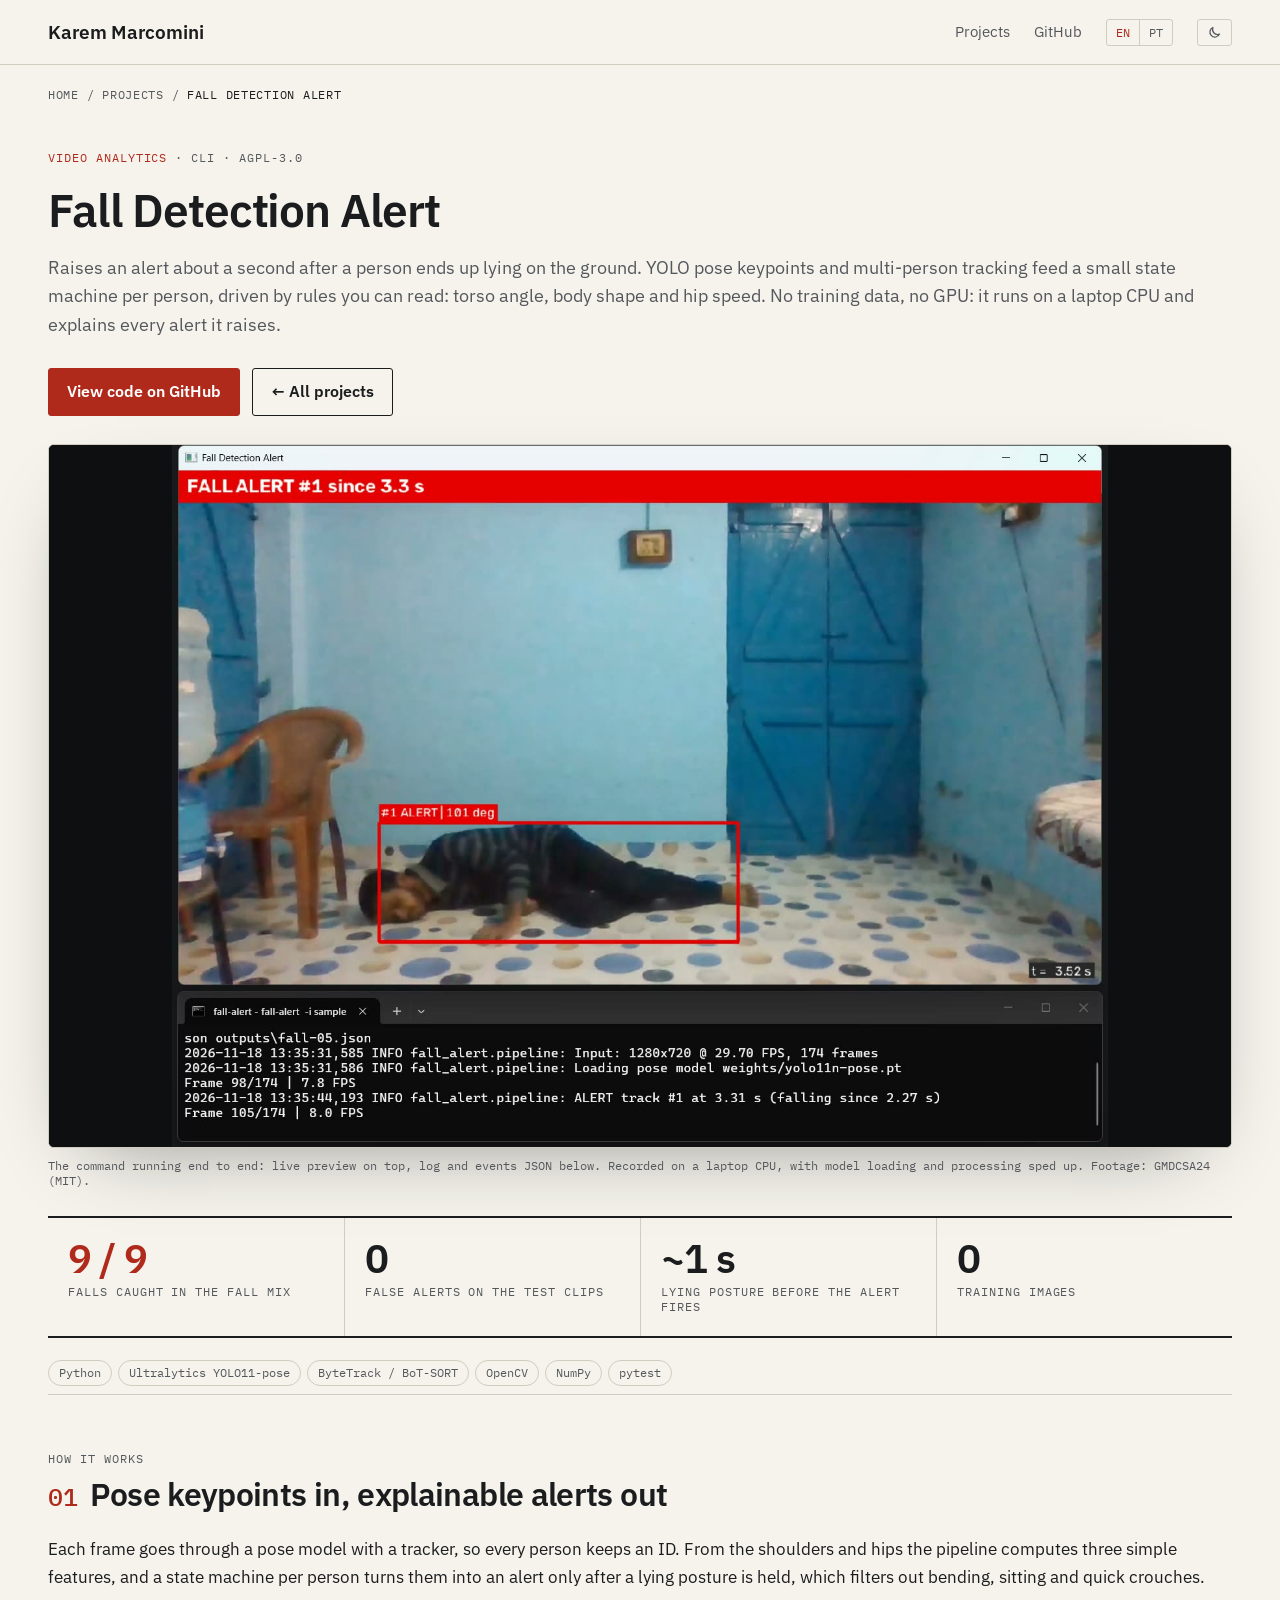
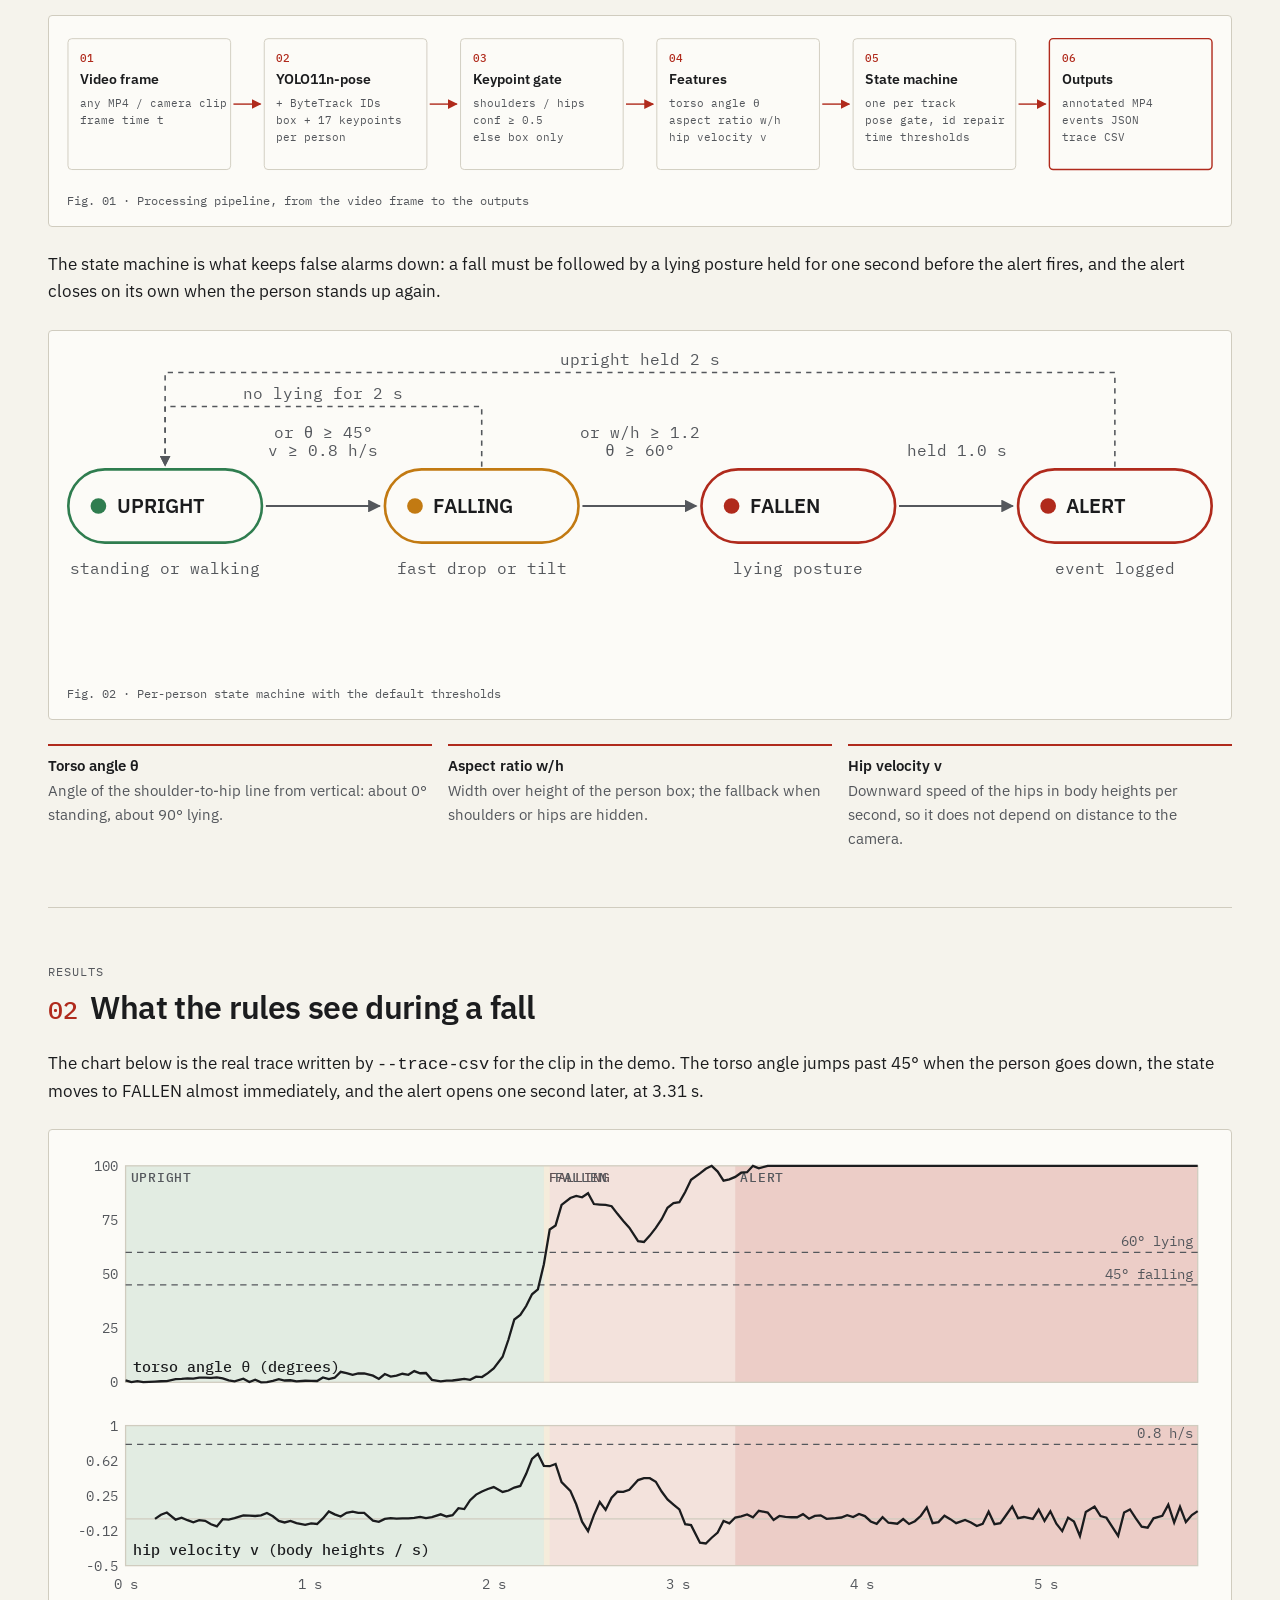
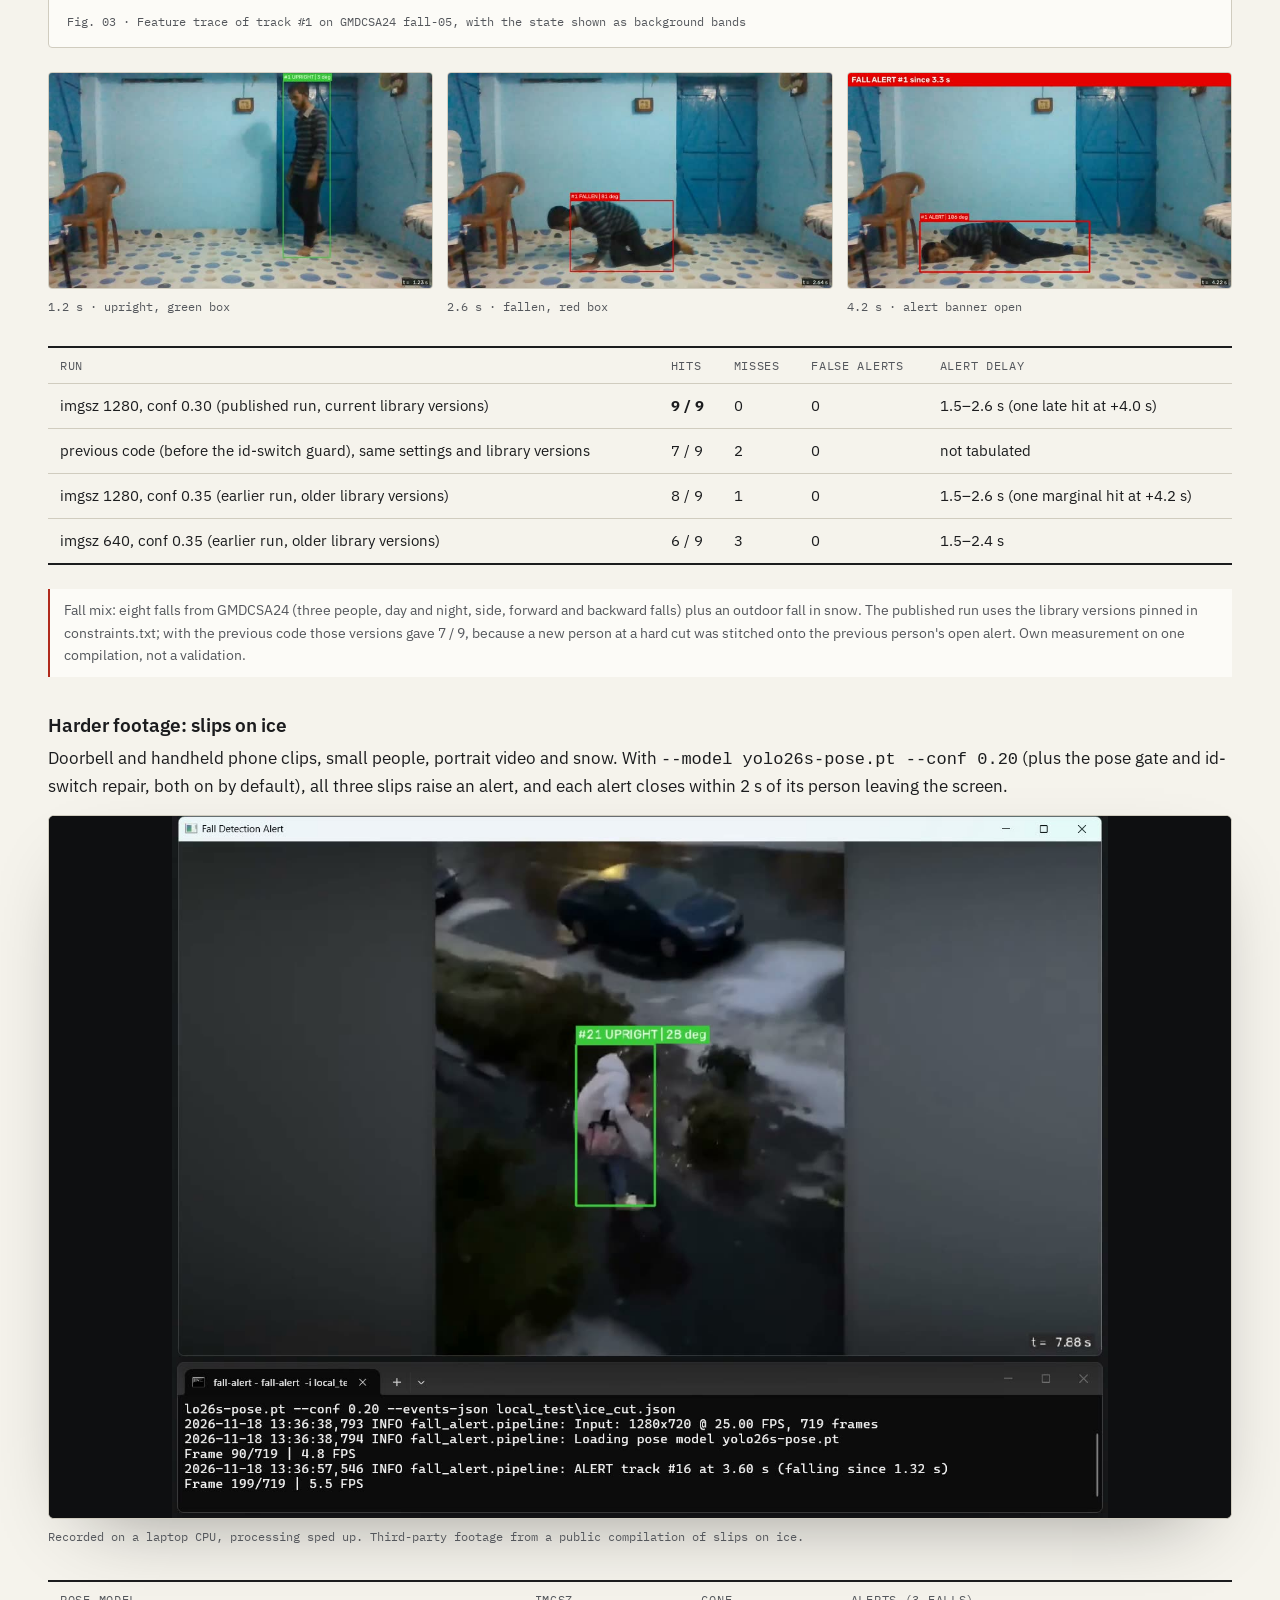
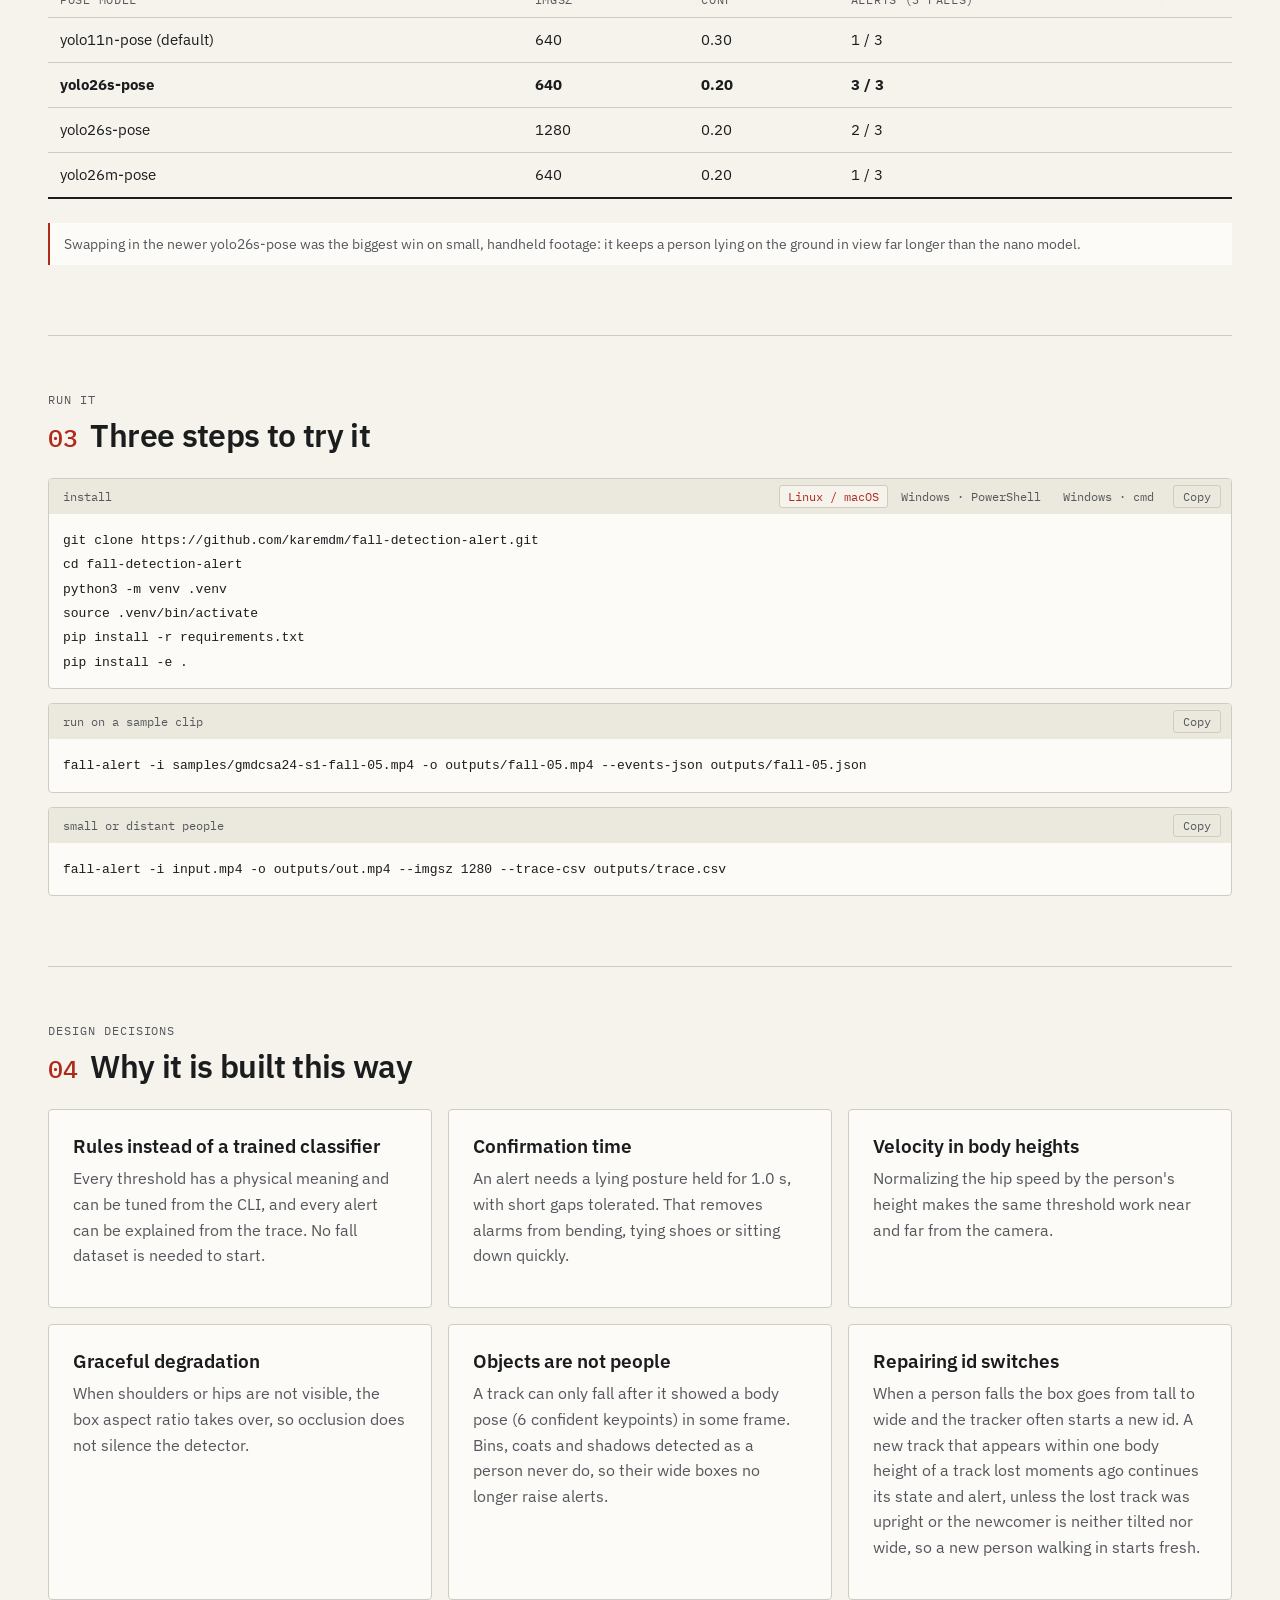
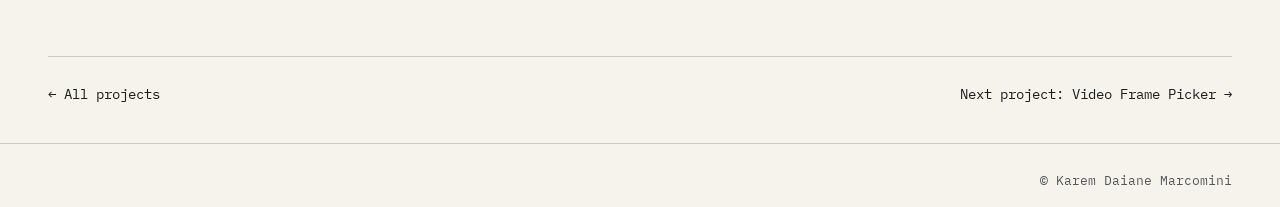
<file: projects/fall-detection-alert/index.html>
<!doctype html>
<html lang="en">
<head>
<meta charset="utf-8">
<meta name="viewport" content="width=device-width, initial-scale=1">
<meta name="theme-color" content="#f5f3ec">
<title>Fall Detection Alert | Karem Marcomini</title>
<meta name="description" content="Rule-based fall detection on YOLO pose keypoints with multi-person tracking and a per-person state machine. No training, runs on CPU.">
<meta property="og:type" content="article">
<meta property="og:title" content="Fall Detection Alert | Karem Marcomini">
<meta property="og:description" content="Rule-based fall detection on YOLO pose keypoints with multi-person tracking and a per-person state machine. No training, runs on CPU.">
<meta property="og:url" content="https://karemdm.github.io/projects/fall-detection-alert/">
<meta property="og:image" content="https://karemdm.github.io/assets/projects/fall-detection-alert/poster.jpg">
<link rel="alternate" hreflang="en" href="https://karemdm.github.io/projects/fall-detection-alert/">
<link rel="alternate" hreflang="pt-BR" href="https://karemdm.github.io/pt/projects/fall-detection-alert/">
<link rel="icon" href="https://avatars.githubusercontent.com/u/72208245?v=4">
<link rel="preconnect" href="https://fonts.googleapis.com">
<link rel="preconnect" href="https://fonts.gstatic.com" crossorigin>
<link href="https://fonts.googleapis.com/css2?family=IBM+Plex+Mono:wght@400;500&family=IBM+Plex+Sans:wght@400;500;600&display=swap" rel="stylesheet">
<script>
(function(){var c='light';try{c=localStorage.getItem('kdm.theme')==='dark'?'dark':'light'}catch(e){}
document.documentElement.dataset.theme=c;})();
</script>
<link rel="stylesheet" href="../../assets/site.css">
<link rel="stylesheet" href="../../assets/project.css">
</head>
<body>
<header class="site-header">
  <div class="container">
    <a class="brand" href="../../">Karem Marcomini</a>
    <nav class="primary" aria-label="Primary">
      <a href="../../#projects">Projects</a>
      <a href="https://github.com/karemdm/fall-detection-alert" rel="noopener">GitHub</a>
    </nav>
    <div class="lang-switch"><a href="./" aria-current="page" lang="en">EN</a><a href="../../../pt/projects/fall-detection-alert/" lang="pt-BR" hreflang="pt-BR">PT</a></div>
    <div class="theme-switch" role="group" aria-label="Color theme">
      <button type="button" data-choice="light" aria-label="Light theme" title="Light theme"><svg viewBox="0 0 24 24" width="15" height="15" aria-hidden="true" fill="none" stroke="currentColor" stroke-width="2" stroke-linecap="round"><circle cx="12" cy="12" r="4"/><path d="M12 2v2M12 20v2M4.9 4.9l1.4 1.4M17.7 17.7l1.4 1.4M2 12h2M20 12h2M4.9 19.1l1.4-1.4M17.7 6.3l1.4-1.4"/></svg></button>
      <button type="button" data-choice="dark" aria-label="Dark theme" title="Dark theme"><svg viewBox="0 0 24 24" width="15" height="15" aria-hidden="true" fill="none" stroke="currentColor" stroke-width="2" stroke-linejoin="round"><path d="M20 14.5A8 8 0 0 1 9.5 4a8 8 0 1 0 10.5 10.5z"/></svg></button>
    </div>
  </div>
</header>
<main class="container project">
  <nav class="crumbs" aria-label="Breadcrumb"><a href="../../">Home</a> / <a href="../../#projects">Projects</a> / <span>Fall Detection Alert</span></nav>
  <div class="p-hero">
    <p class="meta"><span>Video analytics</span><span>CLI</span><span>AGPL-3.0</span></p>
    <h1>Fall Detection Alert</h1>
    <p class="lede">Raises an alert about a second after a person ends up lying on the ground. YOLO pose keypoints and multi-person tracking feed a small state machine per person, driven by rules you can read: torso angle, body shape and hip speed. No training data, no GPU: it runs on a laptop CPU and explains every alert it raises.</p>
    <div class="btns"><a class="button button-primary" href="https://github.com/karemdm/fall-detection-alert" rel="noopener">View code on GitHub</a><a class="button" href="../../#projects">← All projects</a></div>
  </div>
  <figure class="demo"><div class="demo-frame"><video src="../../assets/projects/fall-detection-alert/demo.mp4" poster="../../assets/projects/fall-detection-alert/poster.jpg" autoplay muted loop playsinline preload="metadata" aria-label="Screen recording: the fall-alert command runs in a terminal while the preview window shows a person walking, falling and the red FALL ALERT banner."></video></div><figcaption>The command running end to end: live preview on top, log and events JSON below. Recorded on a laptop CPU, with model loading and processing sped up. Footage: GMDCSA24 (MIT).</figcaption></figure>
  <dl class="stats"><div><dt>falls caught in the fall mix</dt><dd>9 / 9</dd></div><div><dt>false alerts on the test clips</dt><dd>0</dd></div><div><dt>lying posture before the alert fires</dt><dd>~1 s</dd></div><div><dt>training images</dt><dd>0</dd></div></dl>
  <ul class="chips p-stack" aria-label="Stack"><li>Python</li><li>Ultralytics YOLO11-pose</li><li>ByteTrack / BoT-SORT</li><li>OpenCV</li><li>NumPy</li><li>pytest</li></ul>
  <section class="section" id="s1"><div class="section-label">How it works</div><div>
<h2><span class="sec-n">01</span>Pose keypoints in, explainable alerts out</h2>
<p>Each frame goes through a pose model with a tracker, so every person keeps an ID. From the shoulders and hips the pipeline computes three simple features, and a state machine per person turns them into an alert only after a lying posture is held, which filters out bending, sitting and quick crouches.</p>
<figure class="fig"><div class="scroll-x"><svg class="diagram" viewBox="0 0 1226 160" role="img" aria-label="Processing pipeline, from the video frame to the outputs">
<defs><marker id="ah" viewBox="0 0 10 10" refX="9" refY="5" markerWidth="7" markerHeight="7" orient="auto"><path d="M0,0 L10,5 L0,10 z" fill="var(--accent)"/></marker></defs>
<rect x="1" y="5" width="174" height="140" rx="4" fill="var(--surface)" stroke="var(--line)" stroke-width="1"/>
<text x="14" y="30" class="d-num">01</text>
<text x="14" y="54" class="d-title">Video frame</text>
<text x="14" y="78" class="d-text">any MP4 / camera clip</text>
<text x="14" y="96" class="d-text">frame time t</text>
<line x1="178" y1="75" x2="207" y2="75" stroke="var(--accent)" stroke-width="1.5" marker-end="url(#ah)"/>
<rect x="211" y="5" width="174" height="140" rx="4" fill="var(--surface)" stroke="var(--line)" stroke-width="1"/>
<text x="224" y="30" class="d-num">02</text>
<text x="224" y="54" class="d-title">YOLO11n-pose</text>
<text x="224" y="78" class="d-text">+ ByteTrack IDs</text>
<text x="224" y="96" class="d-text">box + 17 keypoints</text>
<text x="224" y="114" class="d-text">per person</text>
<line x1="388" y1="75" x2="417" y2="75" stroke="var(--accent)" stroke-width="1.5" marker-end="url(#ah)"/>
<rect x="421" y="5" width="174" height="140" rx="4" fill="var(--surface)" stroke="var(--line)" stroke-width="1"/>
<text x="434" y="30" class="d-num">03</text>
<text x="434" y="54" class="d-title">Keypoint gate</text>
<text x="434" y="78" class="d-text">shoulders / hips</text>
<text x="434" y="96" class="d-text">conf ≥ 0.5</text>
<text x="434" y="114" class="d-text">else box only</text>
<line x1="598" y1="75" x2="627" y2="75" stroke="var(--accent)" stroke-width="1.5" marker-end="url(#ah)"/>
<rect x="631" y="5" width="174" height="140" rx="4" fill="var(--surface)" stroke="var(--line)" stroke-width="1"/>
<text x="644" y="30" class="d-num">04</text>
<text x="644" y="54" class="d-title">Features</text>
<text x="644" y="78" class="d-text">torso angle θ</text>
<text x="644" y="96" class="d-text">aspect ratio w/h</text>
<text x="644" y="114" class="d-text">hip velocity v</text>
<line x1="808" y1="75" x2="837" y2="75" stroke="var(--accent)" stroke-width="1.5" marker-end="url(#ah)"/>
<rect x="841" y="5" width="174" height="140" rx="4" fill="var(--surface)" stroke="var(--line)" stroke-width="1"/>
<text x="854" y="30" class="d-num">05</text>
<text x="854" y="54" class="d-title">State machine</text>
<text x="854" y="78" class="d-text">one per track</text>
<text x="854" y="96" class="d-text">pose gate, id repair</text>
<text x="854" y="114" class="d-text">time thresholds</text>
<line x1="1018" y1="75" x2="1047" y2="75" stroke="var(--accent)" stroke-width="1.5" marker-end="url(#ah)"/>
<rect x="1051" y="5" width="174" height="140" rx="4" fill="var(--surface)" stroke="var(--accent)" stroke-width="1.5"/>
<text x="1064" y="30" class="d-num">06</text>
<text x="1064" y="54" class="d-title">Outputs</text>
<text x="1064" y="78" class="d-text">annotated MP4</text>
<text x="1064" y="96" class="d-text">events JSON</text>
<text x="1064" y="114" class="d-text">trace CSV</text>
</svg></div><figcaption>Fig. 01 · Processing pipeline, from the video frame to the outputs</figcaption></figure>
<p>The state machine is what keeps false alarms down: a fall must be followed by a lying posture held for one second before the alert fires, and the alert closes on its own when the person stands up again.</p>
<figure class="fig"><div class="scroll-x"><svg class="diagram" viewBox="0 0 876 250" role="img" aria-label="Per-person state machine with the default thresholds">
<defs><marker id="sh" viewBox="0 0 10 10" refX="9" refY="5" markerWidth="7" markerHeight="7" orient="auto"><path d="M0,0 L10,5 L0,10 z" fill="var(--muted)"/></marker></defs>
<rect x="1" y="92" width="148" height="56" rx="28" fill="var(--surface)" stroke="var(--ok)" stroke-width="2"/>
<circle cx="24" cy="120" r="6" fill="var(--ok)"/>
<text x="38" y="125" class="d-title">UPRIGHT</text>
<text x="75" y="172" class="d-text" text-anchor="middle">standing or walking</text>
<rect x="243" y="92" width="148" height="56" rx="28" fill="var(--surface)" stroke="var(--warn)" stroke-width="2"/>
<circle cx="266" cy="120" r="6" fill="var(--warn)"/>
<text x="280" y="125" class="d-title">FALLING</text>
<text x="317" y="172" class="d-text" text-anchor="middle">fast drop or tilt</text>
<rect x="485" y="92" width="148" height="56" rx="28" fill="var(--surface)" stroke="var(--accent)" stroke-width="2"/>
<circle cx="508" cy="120" r="6" fill="var(--accent)"/>
<text x="522" y="125" class="d-title">FALLEN</text>
<text x="559" y="172" class="d-text" text-anchor="middle">lying posture</text>
<rect x="727" y="92" width="148" height="56" rx="28" fill="var(--surface)" stroke="var(--accent)" stroke-width="2"/>
<circle cx="750" cy="120" r="6" fill="var(--accent)"/>
<text x="764" y="125" class="d-title">ALERT</text>
<text x="801" y="172" class="d-text" text-anchor="middle">event logged</text>
<line x1="152" y1="120" x2="239" y2="120" stroke="var(--muted)" stroke-width="1.4" marker-end="url(#sh)"/>
<text x="196" y="82" class="d-edge" text-anchor="middle">v ≥ 0.8 h/s</text>
<text x="196" y="68" class="d-edge" text-anchor="middle">or θ ≥ 45°</text>
<line x1="394" y1="120" x2="481" y2="120" stroke="var(--muted)" stroke-width="1.4" marker-end="url(#sh)"/>
<text x="438" y="82" class="d-edge" text-anchor="middle">θ ≥ 60°</text>
<text x="438" y="68" class="d-edge" text-anchor="middle">or w/h ≥ 1.2</text>
<line x1="636" y1="120" x2="723" y2="120" stroke="var(--muted)" stroke-width="1.4" marker-end="url(#sh)"/>
<text x="680" y="82" class="d-edge" text-anchor="middle">held 1.0 s</text>
<path d="M317 90 V44 H75 V89" fill="none" stroke="var(--muted)" stroke-dasharray="4 4" stroke-width="1.2" marker-end="url(#sh)"/>
<text x="196" y="38" class="d-edge" text-anchor="middle">no lying for 2 s</text>
<path d="M801 90 V18 H75 V89" fill="none" stroke="var(--muted)" stroke-dasharray="4 4" stroke-width="1.2" marker-end="url(#sh)"/>
<text x="438" y="12" class="d-edge" text-anchor="middle">upright held 2 s</text>
</svg></div><figcaption>Fig. 02 · Per-person state machine with the default thresholds</figcaption></figure>
<dl class="defs"><div><dt>Torso angle θ</dt><dd>Angle of the shoulder-to-hip line from vertical: about 0° standing, about 90° lying.</dd></div><div><dt>Aspect ratio w/h</dt><dd>Width over height of the person box; the fallback when shoulders or hips are hidden.</dd></div><div><dt>Hip velocity v</dt><dd>Downward speed of the hips in body heights per second, so it does not depend on distance to the camera.</dd></div></dl>

</div></section><section class="section" id="s2"><div class="section-label">Results</div><div>
<h2><span class="sec-n">02</span>What the rules see during a fall</h2>
<p>The chart below is the real trace written by <code>--trace-csv</code> for the clip in the demo. The torso angle jumps past 45° when the person goes down, the state moves to FALLEN almost immediately, and the alert opens one second later, at 3.31 s.</p>
<figure class="fig"><svg class="chart" viewBox="0 0 900 358" role="img" aria-label="Feature trace of track #1 on GMDCSA24 fall-05, with the state shown as background bands">
<rect x="46.0" y="14" width="328.5" height="170" fill="var(--ok)" opacity=".12"/>
<rect x="46.0" y="218" width="328.5" height="110" fill="var(--ok)" opacity=".12"/>
<text x="50.0" y="27" class="c-band">UPRIGHT</text>
<rect x="374.5" y="14" width="4.6" height="170" fill="var(--warn)" opacity=".12"/>
<rect x="374.5" y="218" width="4.6" height="110" fill="var(--warn)" opacity=".12"/>
<text x="378.5" y="27" class="c-band">FALLING</text>
<rect x="379.1" y="14" width="145.7" height="170" fill="var(--accent)" opacity=".12"/>
<rect x="379.1" y="218" width="145.7" height="110" fill="var(--accent)" opacity=".12"/>
<text x="383.1" y="27" class="c-band">FALLEN</text>
<rect x="524.8" y="14" width="363.2" height="170" fill="var(--accent)" opacity=".22"/>
<rect x="524.8" y="218" width="363.2" height="110" fill="var(--accent)" opacity=".22"/>
<text x="528.8" y="27" class="c-band">ALERT</text>
<rect x="46" y="14" width="842" height="170" fill="none" stroke="var(--line)"/>
<text x="40" y="188.0" class="c-axis" text-anchor="end">0</text>
<text x="40" y="145.5" class="c-axis" text-anchor="end">25</text>
<text x="40" y="103.0" class="c-axis" text-anchor="end">50</text>
<text x="40" y="60.5" class="c-axis" text-anchor="end">75</text>
<text x="40" y="18.0" class="c-axis" text-anchor="end">100</text>
<line x1="46" x2="888" y1="107.5" y2="107.5" stroke="var(--muted)" stroke-dasharray="5 4"/>
<text x="884" y="102.5" class="c-axis" text-anchor="end">45° falling</text>
<line x1="46" x2="888" y1="82.0" y2="82.0" stroke="var(--muted)" stroke-dasharray="5 4"/>
<text x="884" y="77.0" class="c-axis" text-anchor="end">60° lying</text>
<polyline points="46.0,182.5 50.6,183.8 55.3,183.1 59.9,183.9 69.1,183.5 73.8,183.2 78.4,183.1 85.3,181.5 90.0,181.3 94.6,181.0 99.2,181.1 103.8,180.3 108.5,180.4 113.1,180.6 117.7,180.2 122.3,180.9 127.0,182.5 131.6,183.3 138.5,181.2 143.2,183.8 147.8,182.0 152.4,184.0 157.0,183.8 161.7,182.9 166.3,181.5 170.9,182.6 175.5,182.4 180.2,183.3 187.1,182.8 191.7,182.9 196.4,183.0 201.0,180.2 205.6,181.5 210.2,180.4 214.9,175.8 219.5,176.8 224.3,178.2 228.7,177.1 233.4,177.1 240.3,178.8 244.9,181.4 249.6,177.5 254.2,179.5 258.8,178.8 263.4,177.3 268.1,178.1 272.7,175.2 277.3,176.9 281.9,176.7 286.6,182.1 293.5,183.3 298.1,182.7 302.8,182.6 307.4,182.0 312.0,181.4 316.6,182.1 321.3,179.6 325.9,179.9 330.5,176.8 335.1,173.1 342.1,164.0 346.7,150.4 351.3,134.7 356.0,131.1 360.6,124.1 365.2,114.9 369.8,111.0 374.5,91.3 379.1,64.0 383.7,60.8 388.4,44.7 395.3,39.3 399.9,37.7 404.5,38.7 409.2,35.5 413.8,44.0 418.4,44.4 423.0,44.7 427.7,45.7 432.3,51.7 436.9,57.3 441.6,62.6 448.5,73.2 453.1,73.8 457.7,68.8 462.4,62.7 467.0,55.9 471.6,47.0 476.3,43.3 480.9,42.6 485.5,34.6 490.1,24.9 497.1,19.9 501.7,16.3 506.3,14.0 511.0,18.5 515.6,25.6 520.2,24.6 524.8,22.7 529.5,19.4 534.1,19.0 538.7,14.0 543.3,15.9 550.3,14.0 554.9,14.0 559.5,14.0 564.2,14.0 568.8,14.0 573.4,14.0 578.0,14.0 582.7,14.0 587.3,14.0 591.9,14.0 596.5,14.0 603.5,14.0 608.1,14.0 612.7,14.0 617.4,14.0 622.0,14.0 626.6,14.0 631.2,14.0 635.9,14.0 640.5,14.0 645.1,14.0 652.1,14.0 656.7,14.0 661.3,14.0 665.9,14.0 670.6,14.0 675.2,14.0 679.8,14.0 684.4,14.0 689.1,14.0 693.7,14.0 698.3,14.0 705.3,14.0 709.9,14.0 714.5,14.0 719.1,14.0 723.8,14.0 728.4,14.0 733.0,14.0 737.6,14.0 742.3,14.0 746.9,14.0 751.5,14.0 758.5,14.0 763.1,14.0 767.7,14.0 772.3,14.0 777.0,14.0 781.6,14.0 786.2,14.0 790.8,14.0 795.5,14.0 800.1,14.0 807.0,14.0 811.7,14.0 816.3,14.0 820.9,14.0 825.5,14.0 830.2,14.0 834.8,14.0 839.4,14.0 844.0,14.0 848.7,14.0 853.3,14.0 860.2,14.0 864.9,14.0 869.5,14.0 874.1,14.0 878.7,14.0 883.4,14.0 888.0,14.0" fill="none" stroke="var(--text)" stroke-width="1.8"/>
<text x="52" y="176" class="c-label">torso angle θ (degrees)</text>
<rect x="46" y="218" width="842" height="110" fill="none" stroke="var(--line)"/>
<line x1="46" x2="888" y1="291.3" y2="291.3" stroke="var(--line)"/>
<text x="40" y="332.0" class="c-axis" text-anchor="end">-0.5</text>
<text x="40" y="304.5" class="c-axis" text-anchor="end">-0.12</text>
<text x="40" y="277.0" class="c-axis" text-anchor="end">0.25</text>
<text x="40" y="249.5" class="c-axis" text-anchor="end">0.62</text>
<text x="40" y="222.0" class="c-axis" text-anchor="end">1</text>
<line x1="46" x2="888" y1="232.7" y2="232.7" stroke="var(--muted)" stroke-dasharray="5 4"/>
<text x="884" y="227.7" class="c-axis" text-anchor="end">0.8 h/s</text>
<polyline points="69.1,291.3 73.8,288.0 78.4,286.3 85.3,291.9 90.0,290.3 94.6,292.3 99.2,293.9 103.8,292.2 108.5,292.8 113.1,295.5 117.7,297.2 122.3,291.5 127.0,291.8 131.6,290.7 138.5,288.5 143.2,288.8 147.8,289.0 152.4,288.5 157.0,286.7 161.7,289.2 166.3,292.9 170.9,294.1 175.5,292.9 180.2,294.6 187.1,295.9 191.7,294.8 196.4,295.3 201.0,290.9 205.6,285.4 210.2,287.7 214.9,289.4 219.5,286.5 224.3,285.6 228.7,286.6 233.4,286.5 240.3,292.6 244.9,293.6 249.6,291.3 254.2,290.7 258.8,291.1 263.4,290.9 268.1,290.8 272.7,290.4 277.3,289.7 281.9,290.6 286.6,289.9 293.5,287.7 298.1,289.4 302.8,288.4 307.4,282.9 312.0,283.6 316.6,276.6 321.3,272.2 325.9,269.8 330.5,267.8 335.1,266.3 342.1,270.1 346.7,269.0 351.3,266.7 356.0,265.4 360.6,255.9 365.2,244.1 369.8,240.2 374.5,249.6 379.1,249.9 383.7,248.1 388.4,262.4 395.3,269.3 399.9,279.8 404.5,293.5 409.2,300.9 413.8,288.3 418.4,278.0 423.0,284.2 427.7,274.7 432.3,269.9 436.9,270.0 441.6,268.4 448.5,260.8 453.1,259.3 457.7,259.3 462.4,262.1 467.0,269.8 471.6,276.0 476.3,280.0 480.9,283.8 485.5,295.4 490.1,296.2 497.1,310.0 501.7,310.6 506.3,306.1 511.0,302.0 515.6,292.9 520.2,294.8 524.8,290.2 529.5,289.3 534.1,287.8 538.7,290.1 543.3,284.9 550.3,286.3 554.9,292.1 559.5,289.0 564.2,289.7 568.8,290.0 573.4,290.0 578.0,287.6 582.7,291.1 587.3,288.9 591.9,288.5 596.5,291.2 603.5,290.7 608.1,290.2 612.7,288.3 617.4,289.8 622.0,287.4 626.6,289.1 631.2,293.3 635.9,295.2 640.5,290.0 645.1,294.3 652.1,295.1 656.7,291.4 661.3,295.3 665.9,293.1 670.6,288.8 675.2,282.3 679.8,294.7 684.4,293.8 689.1,288.8 693.7,291.5 698.3,294.6 705.3,292.1 709.9,294.1 714.5,296.9 719.1,295.2 723.8,285.6 728.4,295.4 733.0,294.7 737.6,288.2 742.3,281.5 746.9,290.7 751.5,289.8 758.5,291.3 763.1,284.0 767.7,292.9 772.3,285.3 777.0,295.0 781.6,300.9 786.2,290.3 790.8,293.4 795.5,304.7 800.1,285.9 807.0,281.6 811.7,289.1 816.3,290.4 820.9,297.6 825.5,304.6 830.2,286.2 834.8,283.9 839.4,290.9 844.0,297.4 848.7,298.2 853.3,290.8 860.2,288.8 864.9,280.1 869.5,294.2 874.1,281.8 878.7,293.8 883.4,288.3 888.0,285.2" fill="none" stroke="var(--text)" stroke-width="1.8"/>
<text x="52" y="320" class="c-label">hip velocity v (body heights / s)</text>
<text x="46.0" y="346" class="c-axis" text-anchor="middle">0 s</text>
<text x="190.6" y="346" class="c-axis" text-anchor="middle">1 s</text>
<text x="335.1" y="346" class="c-axis" text-anchor="middle">2 s</text>
<text x="479.7" y="346" class="c-axis" text-anchor="middle">3 s</text>
<text x="624.3" y="346" class="c-axis" text-anchor="middle">4 s</text>
<text x="768.9" y="346" class="c-axis" text-anchor="middle">5 s</text>
</svg><figcaption>Fig. 03 · Feature trace of track #1 on GMDCSA24 fall-05, with the state shown as background bands</figcaption></figure>
<div class="frames"><figure><img src="../../assets/projects/fall-detection-alert/step-1.jpg" alt="1.2 s · upright, green box" loading="lazy" width="640" height="360"><figcaption>1.2 s · upright, green box</figcaption></figure><figure><img src="../../assets/projects/fall-detection-alert/step-2.jpg" alt="2.6 s · fallen, red box" loading="lazy" width="640" height="360"><figcaption>2.6 s · fallen, red box</figcaption></figure><figure><img src="../../assets/projects/fall-detection-alert/step-3.jpg" alt="4.2 s · alert banner open" loading="lazy" width="640" height="360"><figcaption>4.2 s · alert banner open</figcaption></figure></div>
<div class="scroll-x"><table class="data-table"><thead><tr><th>Run</th><th>Hits</th><th>Misses</th><th>False alerts</th><th>Alert delay</th></tr></thead><tbody><tr><td data-label="Run">imgsz 1280, conf 0.30 (published run, current library versions)</td><td data-label="Hits"><b>9 / 9</b></td><td data-label="Misses">0</td><td data-label="False alerts">0</td><td data-label="Alert delay">1.5–2.6 s (one late hit at +4.0 s)</td></tr><tr><td data-label="Run">previous code (before the id-switch guard), same settings and library versions</td><td data-label="Hits">7 / 9</td><td data-label="Misses">2</td><td data-label="False alerts">0</td><td data-label="Alert delay">not tabulated</td></tr><tr><td data-label="Run">imgsz 1280, conf 0.35 (earlier run, older library versions)</td><td data-label="Hits">8 / 9</td><td data-label="Misses">1</td><td data-label="False alerts">0</td><td data-label="Alert delay">1.5–2.6 s (one marginal hit at +4.2 s)</td></tr><tr><td data-label="Run">imgsz 640, conf 0.35 (earlier run, older library versions)</td><td data-label="Hits">6 / 9</td><td data-label="Misses">3</td><td data-label="False alerts">0</td><td data-label="Alert delay">1.5–2.4 s</td></tr></tbody></table></div>
<p class="note">Fall mix: eight falls from GMDCSA24 (three people, day and night, side, forward and backward falls) plus an outdoor fall in snow. The published run uses the library versions pinned in constraints.txt; with the previous code those versions gave 7 / 9, because a new person at a hard cut was stitched onto the previous person's open alert. Own measurement on one compilation, not a validation.</p>
<h3 class="sub">Harder footage: slips on ice</h3>
<p>Doorbell and handheld phone clips, small people, portrait video and snow. With <code>--model yolo26s-pose.pt --conf 0.20</code> (plus the pose gate and id-switch repair, both on by default), all three slips raise an alert, and each alert closes within 2 s of its person leaving the screen.</p>
<figure class="demo"><div class="demo-frame"><video src="../../assets/projects/fall-detection-alert/demo-ice.mp4" poster="../../assets/projects/fall-detection-alert/demo-ice.jpg" muted loop playsinline preload="none" aria-label="Screen recording: fall-alert runs on three outdoor slips on ice; each fall gets a red FALL ALERT banner."></video></div><figcaption>Recorded on a laptop CPU, processing sped up. Third-party footage from a public compilation of slips on ice.</figcaption></figure>
<div class="scroll-x"><table class="data-table"><thead><tr><th>Pose model</th><th>imgsz</th><th>conf</th><th>Alerts (3 falls)</th></tr></thead><tbody><tr><td data-label="Pose model">yolo11n-pose (default)</td><td data-label="imgsz">640</td><td data-label="conf">0.30</td><td data-label="Alerts (3 falls)">1 / 3</td></tr><tr><td data-label="Pose model"><b>yolo26s-pose</b></td><td data-label="imgsz"><b>640</b></td><td data-label="conf"><b>0.20</b></td><td data-label="Alerts (3 falls)"><b>3 / 3</b></td></tr><tr><td data-label="Pose model">yolo26s-pose</td><td data-label="imgsz">1280</td><td data-label="conf">0.20</td><td data-label="Alerts (3 falls)">2 / 3</td></tr><tr><td data-label="Pose model">yolo26m-pose</td><td data-label="imgsz">640</td><td data-label="conf">0.20</td><td data-label="Alerts (3 falls)">1 / 3</td></tr></tbody></table></div>
<p class="note">Swapping in the newer yolo26s-pose was the biggest win on small, handheld footage: it keeps a person lying on the ground in view far longer than the nano model.</p>

</div></section><section class="section" id="s3"><div class="section-label">Run it</div><div>
<h2><span class="sec-n">03</span>Three steps to try it</h2>
<div class="terminal" data-tabs><div class="terminal-bar"><span>install</span><span class="os-tabs" role="tablist"><button type="button" role="tab" aria-selected="true" data-tab="0">Linux / macOS</button><button type="button" role="tab" aria-selected="false" data-tab="1">Windows · PowerShell</button><button type="button" role="tab" aria-selected="false" data-tab="2">Windows · cmd</button></span><button type="button" class="copy" data-copy>Copy</button></div><pre data-pane="0"><code>git clone https://github.com/karemdm/fall-detection-alert.git
cd fall-detection-alert
python3 -m venv .venv
source .venv/bin/activate
pip install -r requirements.txt
pip install -e .</code></pre><pre data-pane="1" hidden><code>git clone https://github.com/karemdm/fall-detection-alert.git
cd fall-detection-alert
python -m venv .venv
.venv\Scripts\Activate.ps1
pip install -r requirements.txt
pip install -e .</code></pre><pre data-pane="2" hidden><code>git clone https://github.com/karemdm/fall-detection-alert.git
cd fall-detection-alert
python -m venv .venv
.venv\Scripts\activate.bat
pip install -r requirements.txt
pip install -e .</code></pre></div><div class="terminal"><div class="terminal-bar"><span>run on a sample clip</span><button type="button" class="copy" data-copy>Copy</button></div><pre><code>fall-alert -i samples/gmdcsa24-s1-fall-05.mp4 -o outputs/fall-05.mp4 --events-json outputs/fall-05.json</code></pre></div><div class="terminal"><div class="terminal-bar"><span>small or distant people</span><button type="button" class="copy" data-copy>Copy</button></div><pre><code>fall-alert -i input.mp4 -o outputs/out.mp4 --imgsz 1280 --trace-csv outputs/trace.csv</code></pre></div>
</div></section><section class="section" id="s4"><div class="section-label">Design decisions</div><div>
<h2><span class="sec-n">04</span>Why it is built this way</h2>
<div class="grid"><article class="card"><h3>Rules instead of a trained classifier</h3><p>Every threshold has a physical meaning and can be tuned from the CLI, and every alert can be explained from the trace. No fall dataset is needed to start.</p></article><article class="card"><h3>Confirmation time</h3><p>An alert needs a lying posture held for 1.0 s, with short gaps tolerated. That removes alarms from bending, tying shoes or sitting down quickly.</p></article><article class="card"><h3>Velocity in body heights</h3><p>Normalizing the hip speed by the person's height makes the same threshold work near and far from the camera.</p></article><article class="card"><h3>Graceful degradation</h3><p>When shoulders or hips are not visible, the box aspect ratio takes over, so occlusion does not silence the detector.</p></article><article class="card"><h3>Objects are not people</h3><p>A track can only fall after it showed a body pose (6 confident keypoints) in some frame. Bins, coats and shadows detected as a person never do, so their wide boxes no longer raise alerts.</p></article><article class="card"><h3>Repairing id switches</h3><p>When a person falls the box goes from tall to wide and the tracker often starts a new id. A new track that appears within one body height of a track lost moments ago continues its state and alert, unless the lost track was upright or the newcomer is neither tilted nor wide, so a new person walking in starts fresh.</p></article></div>
</div></section>
  <nav class="next-project"><a href="../../#projects">← All projects</a><a href="../video-frame-picker/">Next project: Video Frame Picker →</a></nav>
</main>
<footer>
  <div class="container">
    <span>&copy; Karem Daiane Marcomini</span>
  </div>
</footer>
<script>
(function(){
  var root=document.documentElement,btns=document.querySelectorAll('.theme-switch button');
  function apply(c){root.dataset.theme=c;btns.forEach(function(b){b.setAttribute('aria-pressed',String(b.dataset.choice===c))})}
  btns.forEach(function(b){b.addEventListener('click',function(){try{localStorage.setItem('kdm.theme',b.dataset.choice)}catch(e){}apply(b.dataset.choice)})});
  apply(root.dataset.theme||'light');
  document.querySelectorAll('[data-copy]').forEach(function(b){b.addEventListener('click',function(){
    var code=b.closest('.terminal').querySelector('pre:not([hidden]) code').innerText;
    (navigator.clipboard?navigator.clipboard.writeText(code):Promise.reject()).then(function(){var t=b.textContent;b.textContent='Copied';setTimeout(function(){b.textContent=t},1400)}).catch(function(){});
  })});
  document.querySelectorAll('[data-tabs]').forEach(function(box){box.querySelectorAll('[data-tab]').forEach(function(t){t.addEventListener('click',function(){
    box.querySelectorAll('[data-tab]').forEach(function(x){x.setAttribute('aria-selected',String(x===t))});
    box.querySelectorAll('[data-pane]').forEach(function(p){p.hidden=p.dataset.pane!==t.dataset.tab});
  })})});
  var io='IntersectionObserver' in window?new IntersectionObserver(function(es){es.forEach(function(e){
    if(e.target.tagName==='VIDEO'){e.isIntersecting?e.target.play().catch(function(){}):e.target.pause()}
    else if(e.isIntersecting){e.target.classList.add('is-seen');io.unobserve(e.target)}
  })},{threshold:.2}):null;
  document.querySelectorAll('video,.fig,.frames figure,.stats div').forEach(function(el){if(io){if(el.tagName!=='VIDEO')el.classList.add('reveal');io.observe(el)}});
})();
</script>
</body>
</html>
</file>
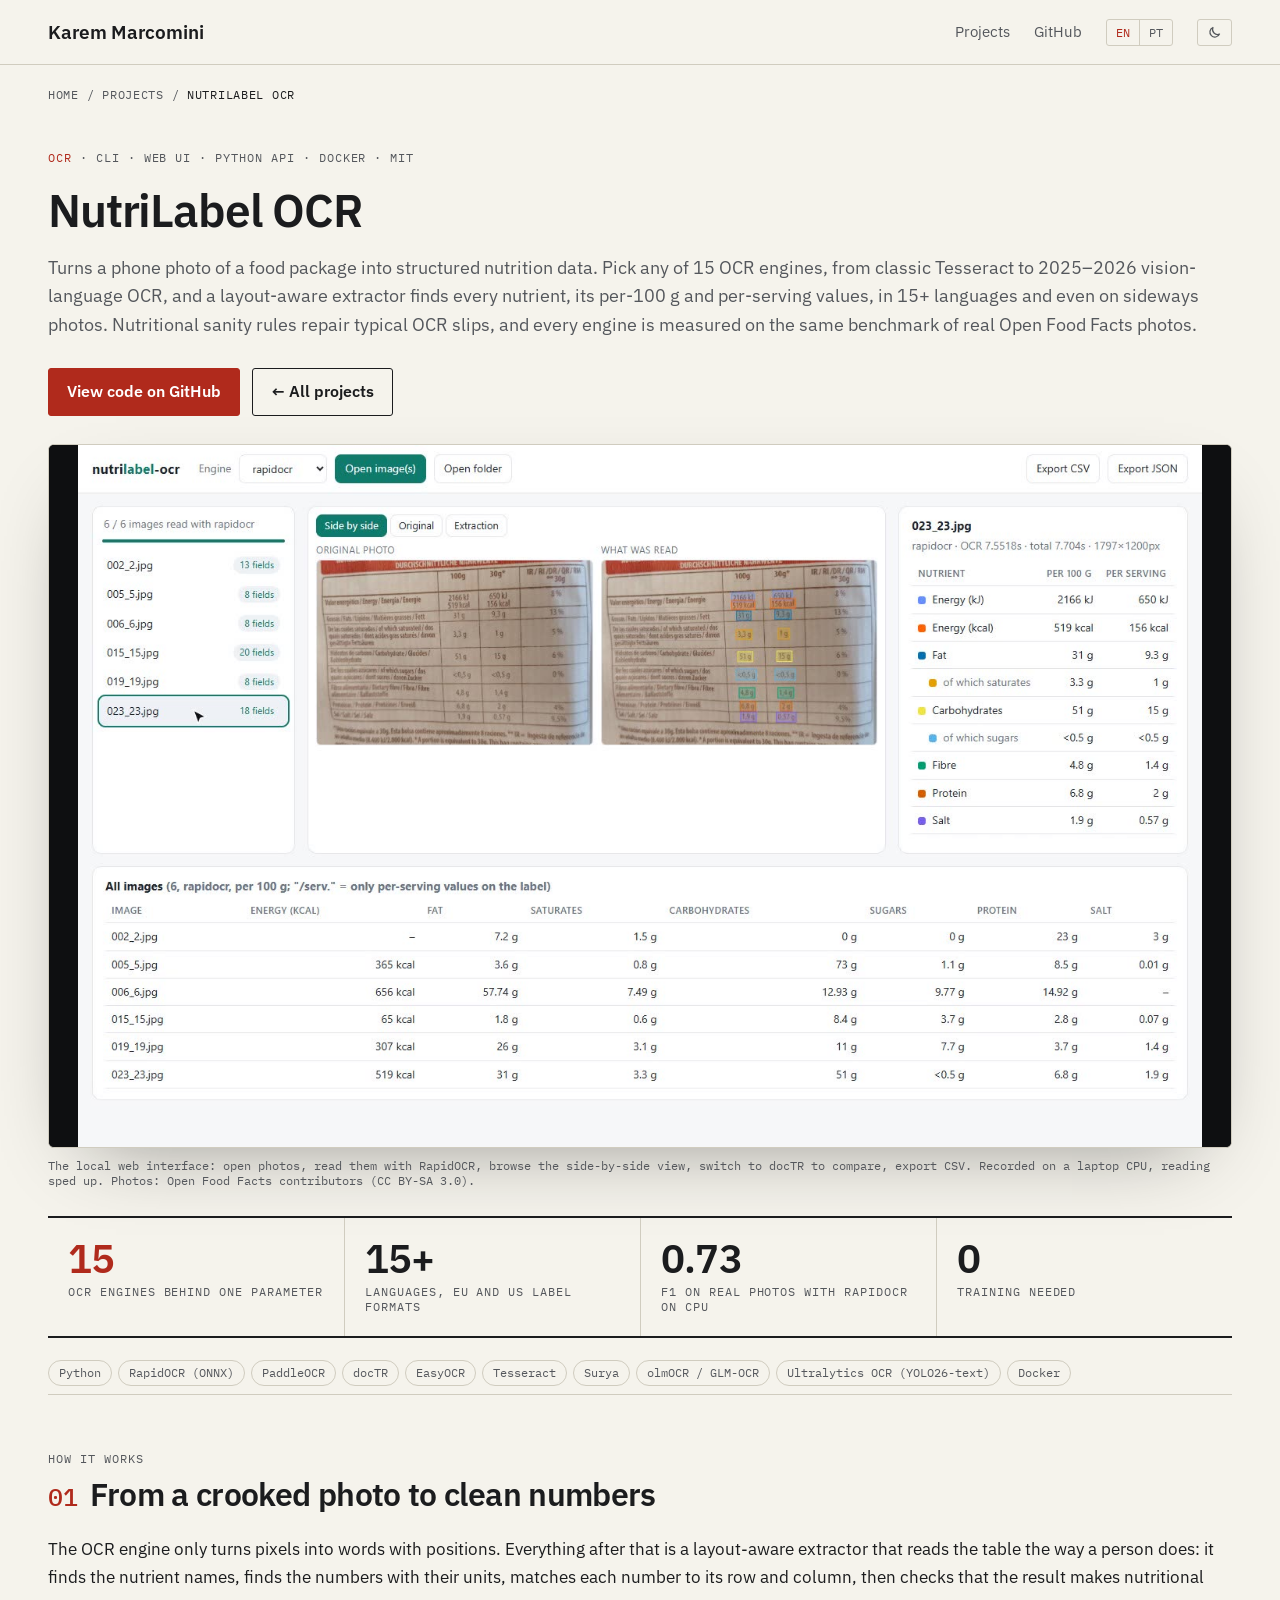
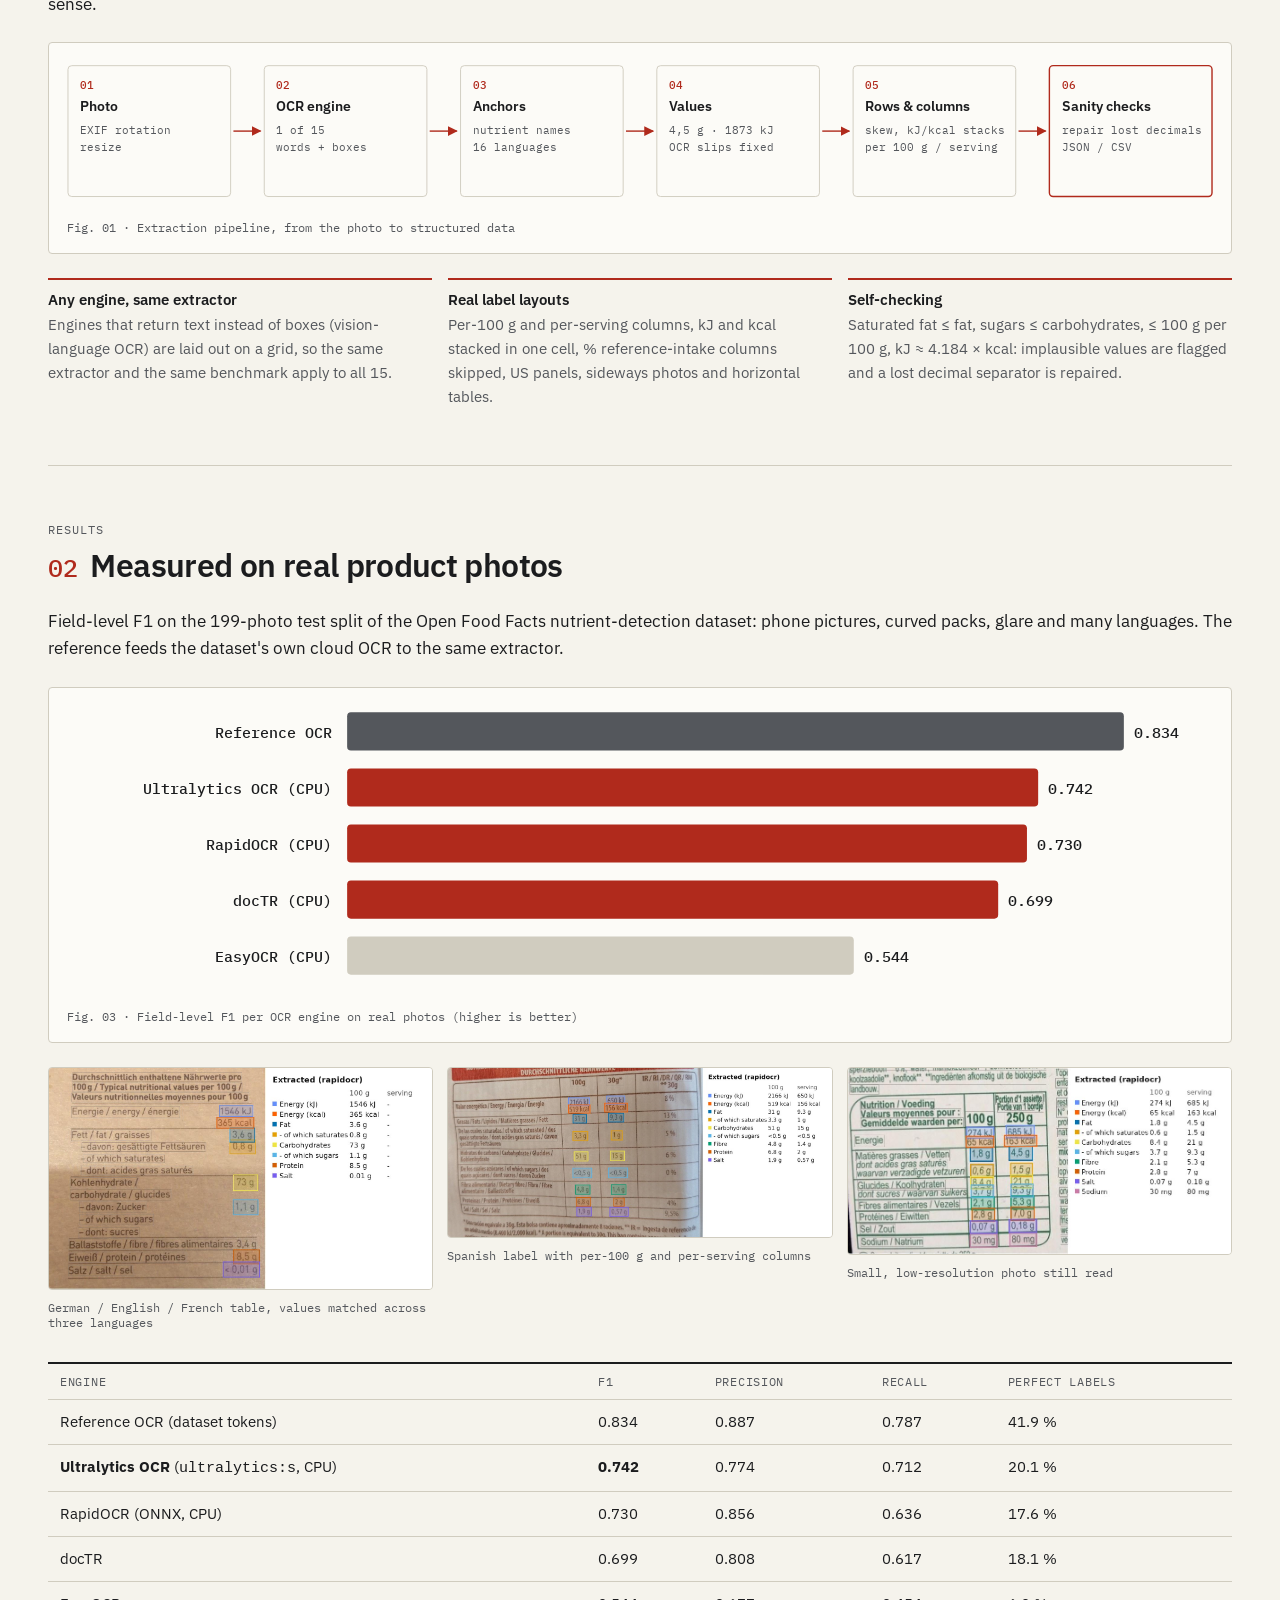
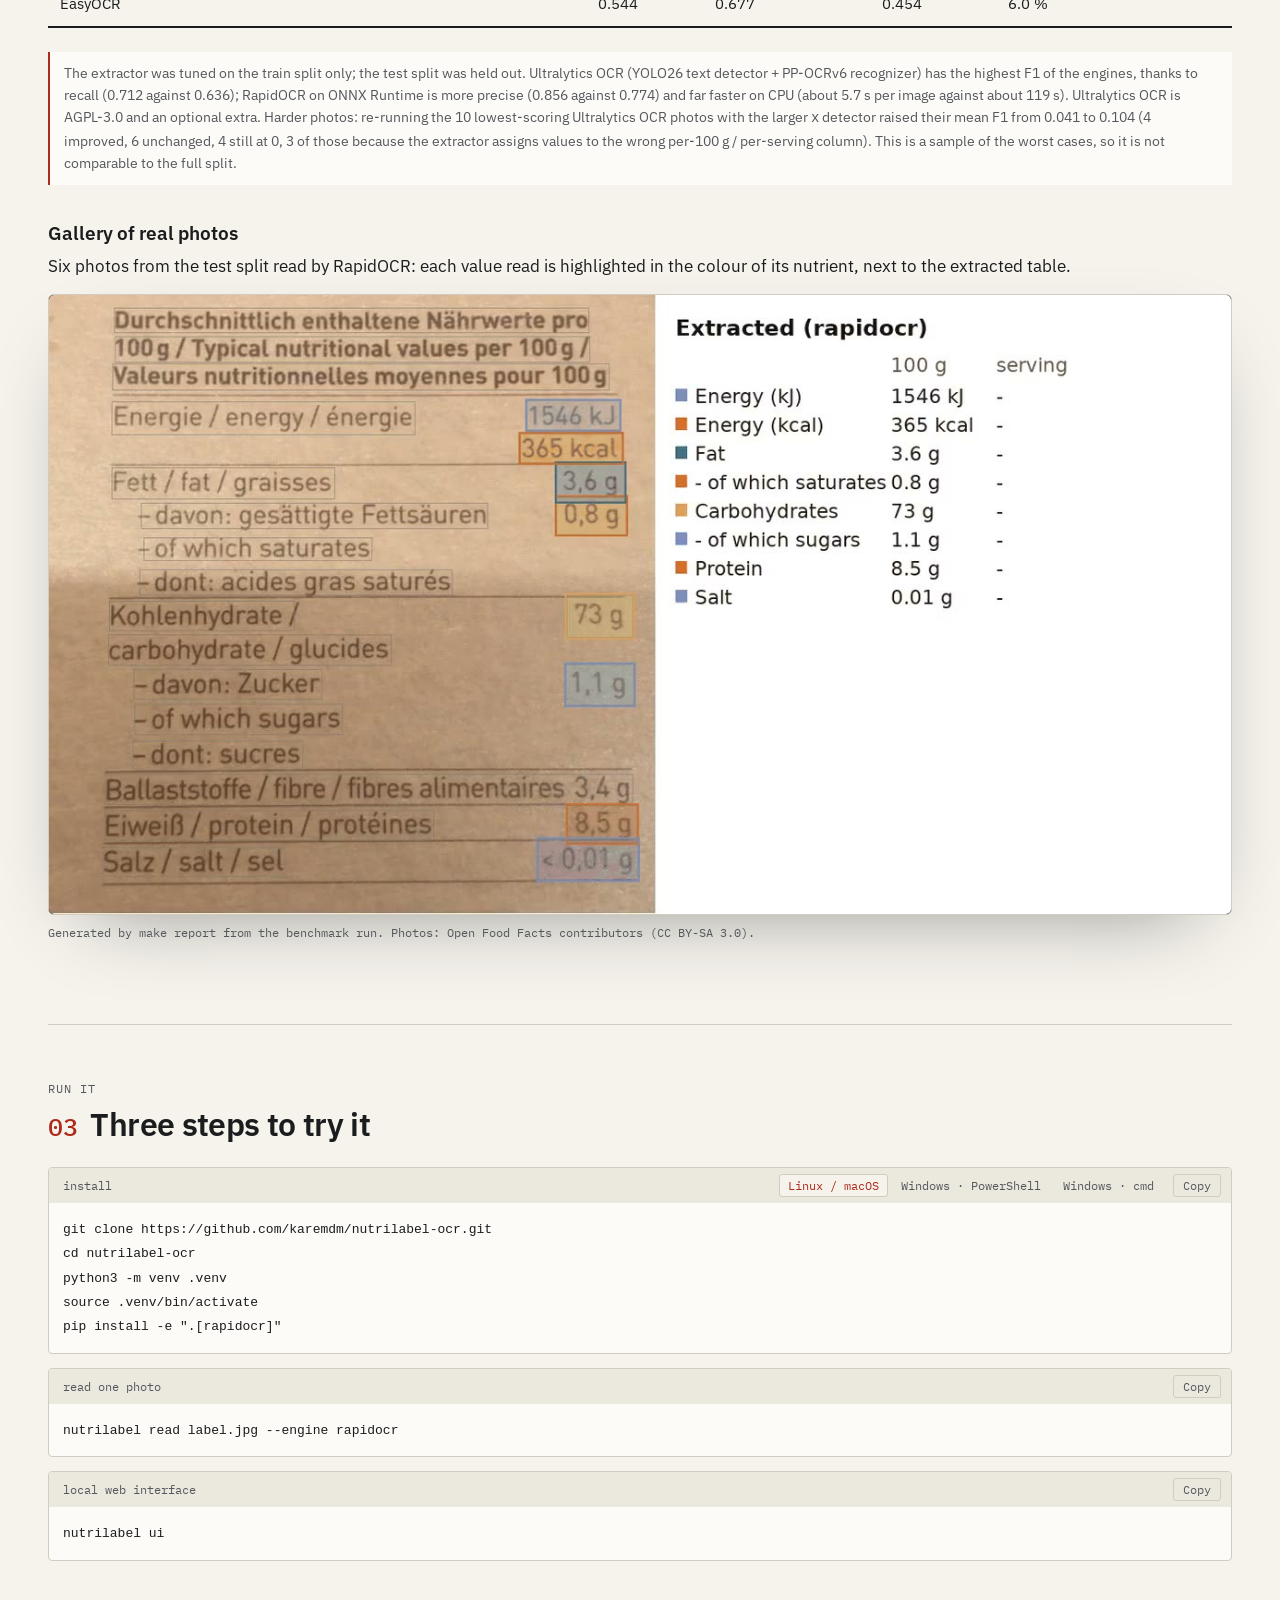
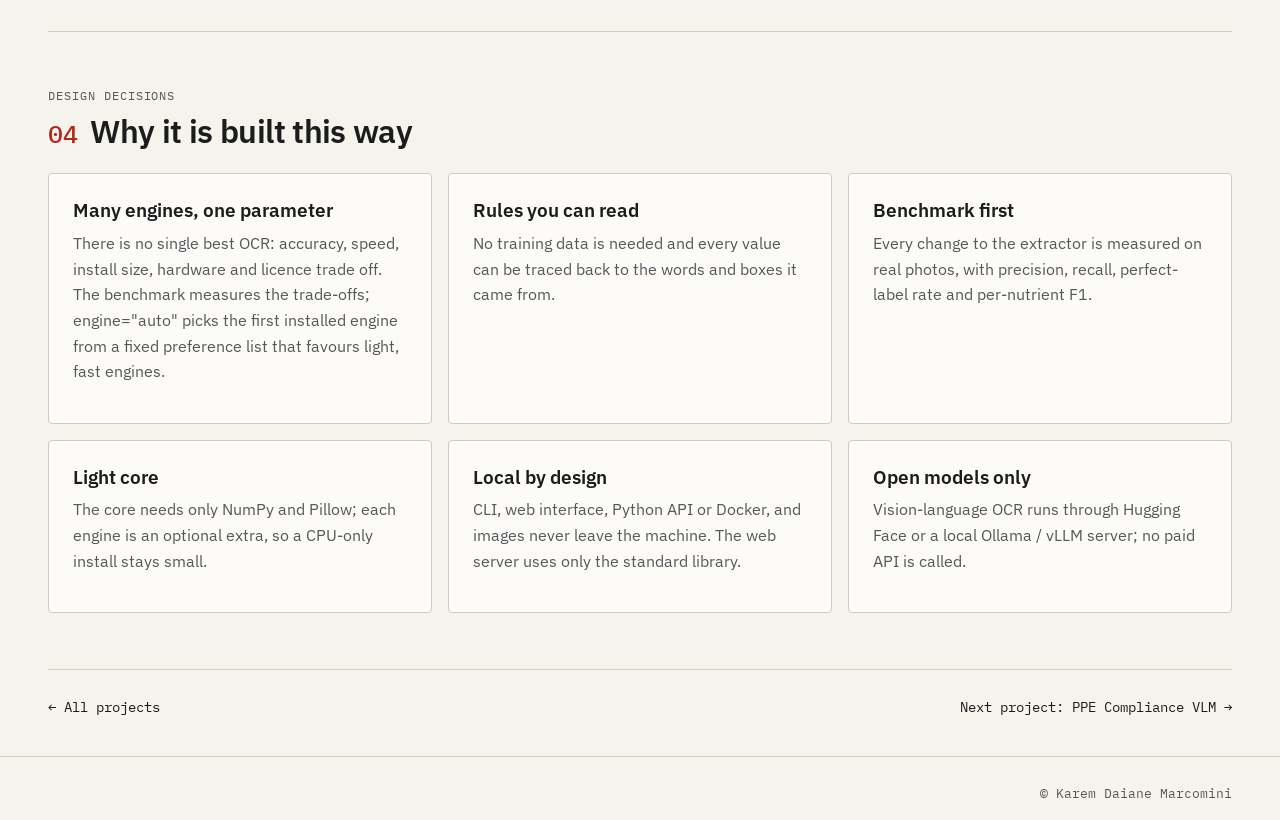
<file: projects/nutrilabel-ocr/index.html>
<!doctype html>
<html lang="en">
<head>
<meta charset="utf-8">
<meta name="viewport" content="width=device-width, initial-scale=1">
<meta name="theme-color" content="#f5f3ec">
<title>NutriLabel OCR | Karem Marcomini</title>
<meta name="description" content="Read the nutrition facts table of any food package photo with 15 interchangeable OCR engines, a layout-aware extractor and nutritional sanity checks; CLI, local web interface, Python API and Docker.">
<meta property="og:type" content="article">
<meta property="og:title" content="NutriLabel OCR | Karem Marcomini">
<meta property="og:description" content="Read the nutrition facts table of any food package photo with 15 interchangeable OCR engines, a layout-aware extractor and nutritional sanity checks; CLI, local web interface, Python API and Docker.">
<meta property="og:url" content="https://karemdm.github.io/projects/nutrilabel-ocr/">
<meta property="og:image" content="https://karemdm.github.io/assets/projects/nutrilabel-ocr/poster.jpg">
<link rel="alternate" hreflang="en" href="https://karemdm.github.io/projects/nutrilabel-ocr/">
<link rel="alternate" hreflang="pt-BR" href="https://karemdm.github.io/pt/projects/nutrilabel-ocr/">
<link rel="icon" href="https://avatars.githubusercontent.com/u/72208245?v=4">
<link rel="preconnect" href="https://fonts.googleapis.com">
<link rel="preconnect" href="https://fonts.gstatic.com" crossorigin>
<link href="https://fonts.googleapis.com/css2?family=IBM+Plex+Mono:wght@400;500&family=IBM+Plex+Sans:wght@400;500;600&display=swap" rel="stylesheet">
<script>
(function(){var c='light';try{c=localStorage.getItem('kdm.theme')==='dark'?'dark':'light'}catch(e){}
document.documentElement.dataset.theme=c;})();
</script>
<link rel="stylesheet" href="../../assets/site.css">
<link rel="stylesheet" href="../../assets/project.css">
</head>
<body>
<header class="site-header">
  <div class="container">
    <a class="brand" href="../../">Karem Marcomini</a>
    <nav class="primary" aria-label="Primary">
      <a href="../../#projects">Projects</a>
      <a href="https://github.com/karemdm/nutrilabel-ocr" rel="noopener">GitHub</a>
    </nav>
    <div class="lang-switch"><a href="./" aria-current="page" lang="en">EN</a><a href="../../../pt/projects/nutrilabel-ocr/" lang="pt-BR" hreflang="pt-BR">PT</a></div>
    <div class="theme-switch" role="group" aria-label="Color theme">
      <button type="button" data-choice="light" aria-label="Light theme" title="Light theme"><svg viewBox="0 0 24 24" width="15" height="15" aria-hidden="true" fill="none" stroke="currentColor" stroke-width="2" stroke-linecap="round"><circle cx="12" cy="12" r="4"/><path d="M12 2v2M12 20v2M4.9 4.9l1.4 1.4M17.7 17.7l1.4 1.4M2 12h2M20 12h2M4.9 19.1l1.4-1.4M17.7 6.3l1.4-1.4"/></svg></button>
      <button type="button" data-choice="dark" aria-label="Dark theme" title="Dark theme"><svg viewBox="0 0 24 24" width="15" height="15" aria-hidden="true" fill="none" stroke="currentColor" stroke-width="2" stroke-linejoin="round"><path d="M20 14.5A8 8 0 0 1 9.5 4a8 8 0 1 0 10.5 10.5z"/></svg></button>
    </div>
  </div>
</header>
<main class="container project">
  <nav class="crumbs" aria-label="Breadcrumb"><a href="../../">Home</a> / <a href="../../#projects">Projects</a> / <span>NutriLabel OCR</span></nav>
  <div class="p-hero">
    <p class="meta"><span>OCR</span><span>CLI · web UI · Python API · Docker</span><span>MIT</span></p>
    <h1>NutriLabel OCR</h1>
    <p class="lede">Turns a phone photo of a food package into structured nutrition data. Pick any of 15 OCR engines, from classic Tesseract to 2025–2026 vision-language OCR, and a layout-aware extractor finds every nutrient, its per-100 g and per-serving values, in 15+ languages and even on sideways photos. Nutritional sanity rules repair typical OCR slips, and every engine is measured on the same benchmark of real Open Food Facts photos.</p>
    <div class="btns"><a class="button button-primary" href="https://github.com/karemdm/nutrilabel-ocr" rel="noopener">View code on GitHub</a><a class="button" href="../../#projects">← All projects</a></div>
  </div>
  <figure class="demo"><div class="demo-frame"><video src="../../assets/projects/nutrilabel-ocr/demo.mp4" poster="../../assets/projects/nutrilabel-ocr/poster.jpg" autoplay muted loop playsinline preload="metadata" aria-label="Screen recording of the local web interface: six real product photos are opened, read with RapidOCR, shown side by side with the highlighted values, then read again with docTR and exported to CSV."></video></div><figcaption>The local web interface: open photos, read them with RapidOCR, browse the side-by-side view, switch to docTR to compare, export CSV. Recorded on a laptop CPU, reading sped up. Photos: Open Food Facts contributors (CC BY-SA 3.0).</figcaption></figure>
  <dl class="stats"><div><dt>OCR engines behind one parameter</dt><dd>15</dd></div><div><dt>languages, EU and US label formats</dt><dd>15+</dd></div><div><dt>F1 on real photos with RapidOCR on CPU</dt><dd>0.73</dd></div><div><dt>training needed</dt><dd>0</dd></div></dl>
  <ul class="chips p-stack" aria-label="Stack"><li>Python</li><li>RapidOCR (ONNX)</li><li>PaddleOCR</li><li>docTR</li><li>EasyOCR</li><li>Tesseract</li><li>Surya</li><li>olmOCR / GLM-OCR</li><li>Ultralytics OCR (YOLO26-text)</li><li>Docker</li></ul>
  <section class="section" id="s1"><div class="section-label">How it works</div><div>
<h2><span class="sec-n">01</span>From a crooked photo to clean numbers</h2>
<p>The OCR engine only turns pixels into words with positions. Everything after that is a layout-aware extractor that reads the table the way a person does: it finds the nutrient names, finds the numbers with their units, matches each number to its row and column, then checks that the result makes nutritional sense.</p>
<figure class="fig"><div class="scroll-x"><svg class="diagram" viewBox="0 0 1226 160" role="img" aria-label="Extraction pipeline, from the photo to structured data">
<defs><marker id="ah" viewBox="0 0 10 10" refX="9" refY="5" markerWidth="7" markerHeight="7" orient="auto"><path d="M0,0 L10,5 L0,10 z" fill="var(--accent)"/></marker></defs>
<rect x="1" y="5" width="174" height="140" rx="4" fill="var(--surface)" stroke="var(--line)" stroke-width="1"/>
<text x="14" y="30" class="d-num">01</text>
<text x="14" y="54" class="d-title">Photo</text>
<text x="14" y="78" class="d-text">EXIF rotation</text>
<text x="14" y="96" class="d-text">resize</text>
<line x1="178" y1="75" x2="207" y2="75" stroke="var(--accent)" stroke-width="1.5" marker-end="url(#ah)"/>
<rect x="211" y="5" width="174" height="140" rx="4" fill="var(--surface)" stroke="var(--line)" stroke-width="1"/>
<text x="224" y="30" class="d-num">02</text>
<text x="224" y="54" class="d-title">OCR engine</text>
<text x="224" y="78" class="d-text">1 of 15</text>
<text x="224" y="96" class="d-text">words + boxes</text>
<line x1="388" y1="75" x2="417" y2="75" stroke="var(--accent)" stroke-width="1.5" marker-end="url(#ah)"/>
<rect x="421" y="5" width="174" height="140" rx="4" fill="var(--surface)" stroke="var(--line)" stroke-width="1"/>
<text x="434" y="30" class="d-num">03</text>
<text x="434" y="54" class="d-title">Anchors</text>
<text x="434" y="78" class="d-text">nutrient names</text>
<text x="434" y="96" class="d-text">16 languages</text>
<line x1="598" y1="75" x2="627" y2="75" stroke="var(--accent)" stroke-width="1.5" marker-end="url(#ah)"/>
<rect x="631" y="5" width="174" height="140" rx="4" fill="var(--surface)" stroke="var(--line)" stroke-width="1"/>
<text x="644" y="30" class="d-num">04</text>
<text x="644" y="54" class="d-title">Values</text>
<text x="644" y="78" class="d-text">4,5 g · 1873 kJ</text>
<text x="644" y="96" class="d-text">OCR slips fixed</text>
<line x1="808" y1="75" x2="837" y2="75" stroke="var(--accent)" stroke-width="1.5" marker-end="url(#ah)"/>
<rect x="841" y="5" width="174" height="140" rx="4" fill="var(--surface)" stroke="var(--line)" stroke-width="1"/>
<text x="854" y="30" class="d-num">05</text>
<text x="854" y="54" class="d-title">Rows &amp; columns</text>
<text x="854" y="78" class="d-text">skew, kJ/kcal stacks</text>
<text x="854" y="96" class="d-text">per 100 g / serving</text>
<line x1="1018" y1="75" x2="1047" y2="75" stroke="var(--accent)" stroke-width="1.5" marker-end="url(#ah)"/>
<rect x="1051" y="5" width="174" height="140" rx="4" fill="var(--surface)" stroke="var(--accent)" stroke-width="1.5"/>
<text x="1064" y="30" class="d-num">06</text>
<text x="1064" y="54" class="d-title">Sanity checks</text>
<text x="1064" y="78" class="d-text">repair lost decimals</text>
<text x="1064" y="96" class="d-text">JSON / CSV</text>
</svg></div><figcaption>Fig. 01 · Extraction pipeline, from the photo to structured data</figcaption></figure>
<dl class="defs"><div><dt>Any engine, same extractor</dt><dd>Engines that return text instead of boxes (vision-language OCR) are laid out on a grid, so the same extractor and the same benchmark apply to all 15.</dd></div><div><dt>Real label layouts</dt><dd>Per-100 g and per-serving columns, kJ and kcal stacked in one cell, % reference-intake columns skipped, US panels, sideways photos and horizontal tables.</dd></div><div><dt>Self-checking</dt><dd>Saturated fat ≤ fat, sugars ≤ carbohydrates, ≤ 100 g per 100 g, kJ ≈ 4.184 × kcal: implausible values are flagged and a lost decimal separator is repaired.</dd></div></dl>

</div></section><section class="section" id="s2"><div class="section-label">Results</div><div>
<h2><span class="sec-n">02</span>Measured on real product photos</h2>
<p>Field-level F1 on the 199-photo test split of the Open Food Facts nutrient-detection dataset: phone pictures, curved packs, glare and many languages. The reference feeds the dataset's own cloud OCR to the same extractor.</p>
<figure class="fig"><svg class="chart" viewBox="0 0 900 230" role="img" aria-label="Field-level F1 per OCR engine on real photos (higher is better)">
<text x="208" y="25" class="c-label" text-anchor="end">Reference OCR</text>
<rect x="220" y="5" width="610.0" height="30" rx="3" fill="var(--muted)"/>
<text x="838.0" y="25" class="c-label">0.834</text>
<text x="208" y="69" class="c-label" text-anchor="end">Ultralytics OCR (CPU)</text>
<rect x="220" y="49" width="542.7" height="30" rx="3" fill="var(--accent)"/>
<text x="770.7" y="69" class="c-label">0.742</text>
<text x="208" y="113" class="c-label" text-anchor="end">RapidOCR (CPU)</text>
<rect x="220" y="93" width="533.9" height="30" rx="3" fill="var(--accent)"/>
<text x="761.9" y="113" class="c-label">0.730</text>
<text x="208" y="157" class="c-label" text-anchor="end">docTR (CPU)</text>
<rect x="220" y="137" width="511.3" height="30" rx="3" fill="var(--accent)"/>
<text x="739.3" y="157" class="c-label">0.699</text>
<text x="208" y="201" class="c-label" text-anchor="end">EasyOCR (CPU)</text>
<rect x="220" y="181" width="397.9" height="30" rx="3" fill="var(--line)"/>
<text x="625.9" y="201" class="c-label">0.544</text>
</svg><figcaption>Fig. 03 · Field-level F1 per OCR engine on real photos (higher is better)</figcaption></figure>
<div class="frames"><figure><img src="../../assets/projects/nutrilabel-ocr/example-1.jpg" alt="German / English / French table, values matched across three languages" loading="lazy" width="640" height="360"><figcaption>German / English / French table, values matched across three languages</figcaption></figure><figure><img src="../../assets/projects/nutrilabel-ocr/example-2.jpg" alt="Spanish label with per-100 g and per-serving columns" loading="lazy" width="640" height="360"><figcaption>Spanish label with per-100 g and per-serving columns</figcaption></figure><figure><img src="../../assets/projects/nutrilabel-ocr/example-3.jpg" alt="Small, low-resolution photo still read" loading="lazy" width="640" height="360"><figcaption>Small, low-resolution photo still read</figcaption></figure></div>
<div class="scroll-x"><table class="data-table"><thead><tr><th>Engine</th><th>F1</th><th>Precision</th><th>Recall</th><th>Perfect labels</th></tr></thead><tbody><tr><td data-label="Engine">Reference OCR (dataset tokens)</td><td data-label="F1">0.834</td><td data-label="Precision">0.887</td><td data-label="Recall">0.787</td><td data-label="Perfect labels">41.9 %</td></tr><tr><td data-label="Engine"><b>Ultralytics OCR</b> (<code>ultralytics:s</code>, CPU)</td><td data-label="F1"><b>0.742</b></td><td data-label="Precision">0.774</td><td data-label="Recall">0.712</td><td data-label="Perfect labels">20.1 %</td></tr><tr><td data-label="Engine">RapidOCR (ONNX, CPU)</td><td data-label="F1">0.730</td><td data-label="Precision">0.856</td><td data-label="Recall">0.636</td><td data-label="Perfect labels">17.6 %</td></tr><tr><td data-label="Engine">docTR</td><td data-label="F1">0.699</td><td data-label="Precision">0.808</td><td data-label="Recall">0.617</td><td data-label="Perfect labels">18.1 %</td></tr><tr><td data-label="Engine">EasyOCR</td><td data-label="F1">0.544</td><td data-label="Precision">0.677</td><td data-label="Recall">0.454</td><td data-label="Perfect labels">6.0 %</td></tr></tbody></table></div>
<p class="note">The extractor was tuned on the train split only; the test split was held out. Ultralytics OCR (YOLO26 text detector + PP-OCRv6 recognizer) has the highest F1 of the engines, thanks to recall (0.712 against 0.636); RapidOCR on ONNX Runtime is more precise (0.856 against 0.774) and far faster on CPU (about 5.7 s per image against about 119 s). Ultralytics OCR is AGPL-3.0 and an optional extra. Harder photos: re-running the 10 lowest-scoring Ultralytics OCR photos with the larger <code>x</code> detector raised their mean F1 from 0.041 to 0.104 (4 improved, 6 unchanged, 4 still at 0, 3 of those because the extractor assigns values to the wrong per-100 g / per-serving column). This is a sample of the worst cases, so it is not comparable to the full split.</p>
<h3 class="sub">Gallery of real photos</h3>
<p>Six photos from the test split read by RapidOCR: each value read is highlighted in the colour of its nutrient, next to the extracted table.</p>
<figure class="demo"><div class="demo-frame"><video src="../../assets/projects/nutrilabel-ocr/gallery.mp4" poster="../../assets/projects/nutrilabel-ocr/gallery.jpg" muted loop playsinline preload="none" aria-label="Animated gallery: real nutrition tables with coloured boxes over the values and the extracted table beside each photo."></video></div><figcaption>Generated by make report from the benchmark run. Photos: Open Food Facts contributors (CC BY-SA 3.0).</figcaption></figure>

</div></section><section class="section" id="s3"><div class="section-label">Run it</div><div>
<h2><span class="sec-n">03</span>Three steps to try it</h2>
<div class="terminal" data-tabs><div class="terminal-bar"><span>install</span><span class="os-tabs" role="tablist"><button type="button" role="tab" aria-selected="true" data-tab="0">Linux / macOS</button><button type="button" role="tab" aria-selected="false" data-tab="1">Windows · PowerShell</button><button type="button" role="tab" aria-selected="false" data-tab="2">Windows · cmd</button></span><button type="button" class="copy" data-copy>Copy</button></div><pre data-pane="0"><code>git clone https://github.com/karemdm/nutrilabel-ocr.git
cd nutrilabel-ocr
python3 -m venv .venv
source .venv/bin/activate
pip install -e ".[rapidocr]"</code></pre><pre data-pane="1" hidden><code>git clone https://github.com/karemdm/nutrilabel-ocr.git
cd nutrilabel-ocr
python -m venv .venv
.venv\Scripts\Activate.ps1
pip install -e ".[rapidocr]"</code></pre><pre data-pane="2" hidden><code>git clone https://github.com/karemdm/nutrilabel-ocr.git
cd nutrilabel-ocr
python -m venv .venv
.venv\Scripts\activate.bat
pip install -e ".[rapidocr]"</code></pre></div><div class="terminal"><div class="terminal-bar"><span>read one photo</span><button type="button" class="copy" data-copy>Copy</button></div><pre><code>nutrilabel read label.jpg --engine rapidocr</code></pre></div><div class="terminal"><div class="terminal-bar"><span>local web interface</span><button type="button" class="copy" data-copy>Copy</button></div><pre><code>nutrilabel ui</code></pre></div>
</div></section><section class="section" id="s4"><div class="section-label">Design decisions</div><div>
<h2><span class="sec-n">04</span>Why it is built this way</h2>
<div class="grid"><article class="card"><h3>Many engines, one parameter</h3><p>There is no single best OCR: accuracy, speed, install size, hardware and licence trade off. The benchmark measures the trade-offs; engine="auto" picks the first installed engine from a fixed preference list that favours light, fast engines.</p></article><article class="card"><h3>Rules you can read</h3><p>No training data is needed and every value can be traced back to the words and boxes it came from.</p></article><article class="card"><h3>Benchmark first</h3><p>Every change to the extractor is measured on real photos, with precision, recall, perfect-label rate and per-nutrient F1.</p></article><article class="card"><h3>Light core</h3><p>The core needs only NumPy and Pillow; each engine is an optional extra, so a CPU-only install stays small.</p></article><article class="card"><h3>Local by design</h3><p>CLI, web interface, Python API or Docker, and images never leave the machine. The web server uses only the standard library.</p></article><article class="card"><h3>Open models only</h3><p>Vision-language OCR runs through Hugging Face or a local Ollama / vLLM server; no paid API is called.</p></article></div>
</div></section>
  <nav class="next-project"><a href="../../#projects">← All projects</a><a href="../ppe-compliance-vlm/">Next project: PPE Compliance VLM →</a></nav>
</main>
<footer>
  <div class="container">
    <span>&copy; Karem Daiane Marcomini</span>
  </div>
</footer>
<script>
(function(){
  var root=document.documentElement,btns=document.querySelectorAll('.theme-switch button');
  function apply(c){root.dataset.theme=c;btns.forEach(function(b){b.setAttribute('aria-pressed',String(b.dataset.choice===c))})}
  btns.forEach(function(b){b.addEventListener('click',function(){try{localStorage.setItem('kdm.theme',b.dataset.choice)}catch(e){}apply(b.dataset.choice)})});
  apply(root.dataset.theme||'light');
  document.querySelectorAll('[data-copy]').forEach(function(b){b.addEventListener('click',function(){
    var code=b.closest('.terminal').querySelector('pre:not([hidden]) code').innerText;
    (navigator.clipboard?navigator.clipboard.writeText(code):Promise.reject()).then(function(){var t=b.textContent;b.textContent='Copied';setTimeout(function(){b.textContent=t},1400)}).catch(function(){});
  })});
  document.querySelectorAll('[data-tabs]').forEach(function(box){box.querySelectorAll('[data-tab]').forEach(function(t){t.addEventListener('click',function(){
    box.querySelectorAll('[data-tab]').forEach(function(x){x.setAttribute('aria-selected',String(x===t))});
    box.querySelectorAll('[data-pane]').forEach(function(p){p.hidden=p.dataset.pane!==t.dataset.tab});
  })})});
  var io='IntersectionObserver' in window?new IntersectionObserver(function(es){es.forEach(function(e){
    if(e.target.tagName==='VIDEO'){e.isIntersecting?e.target.play().catch(function(){}):e.target.pause()}
    else if(e.isIntersecting){e.target.classList.add('is-seen');io.unobserve(e.target)}
  })},{threshold:.2}):null;
  document.querySelectorAll('video,.fig,.frames figure,.stats div').forEach(function(el){if(io){if(el.tagName!=='VIDEO')el.classList.add('reveal');io.observe(el)}});
})();
</script>
</body>
</html>
</file>
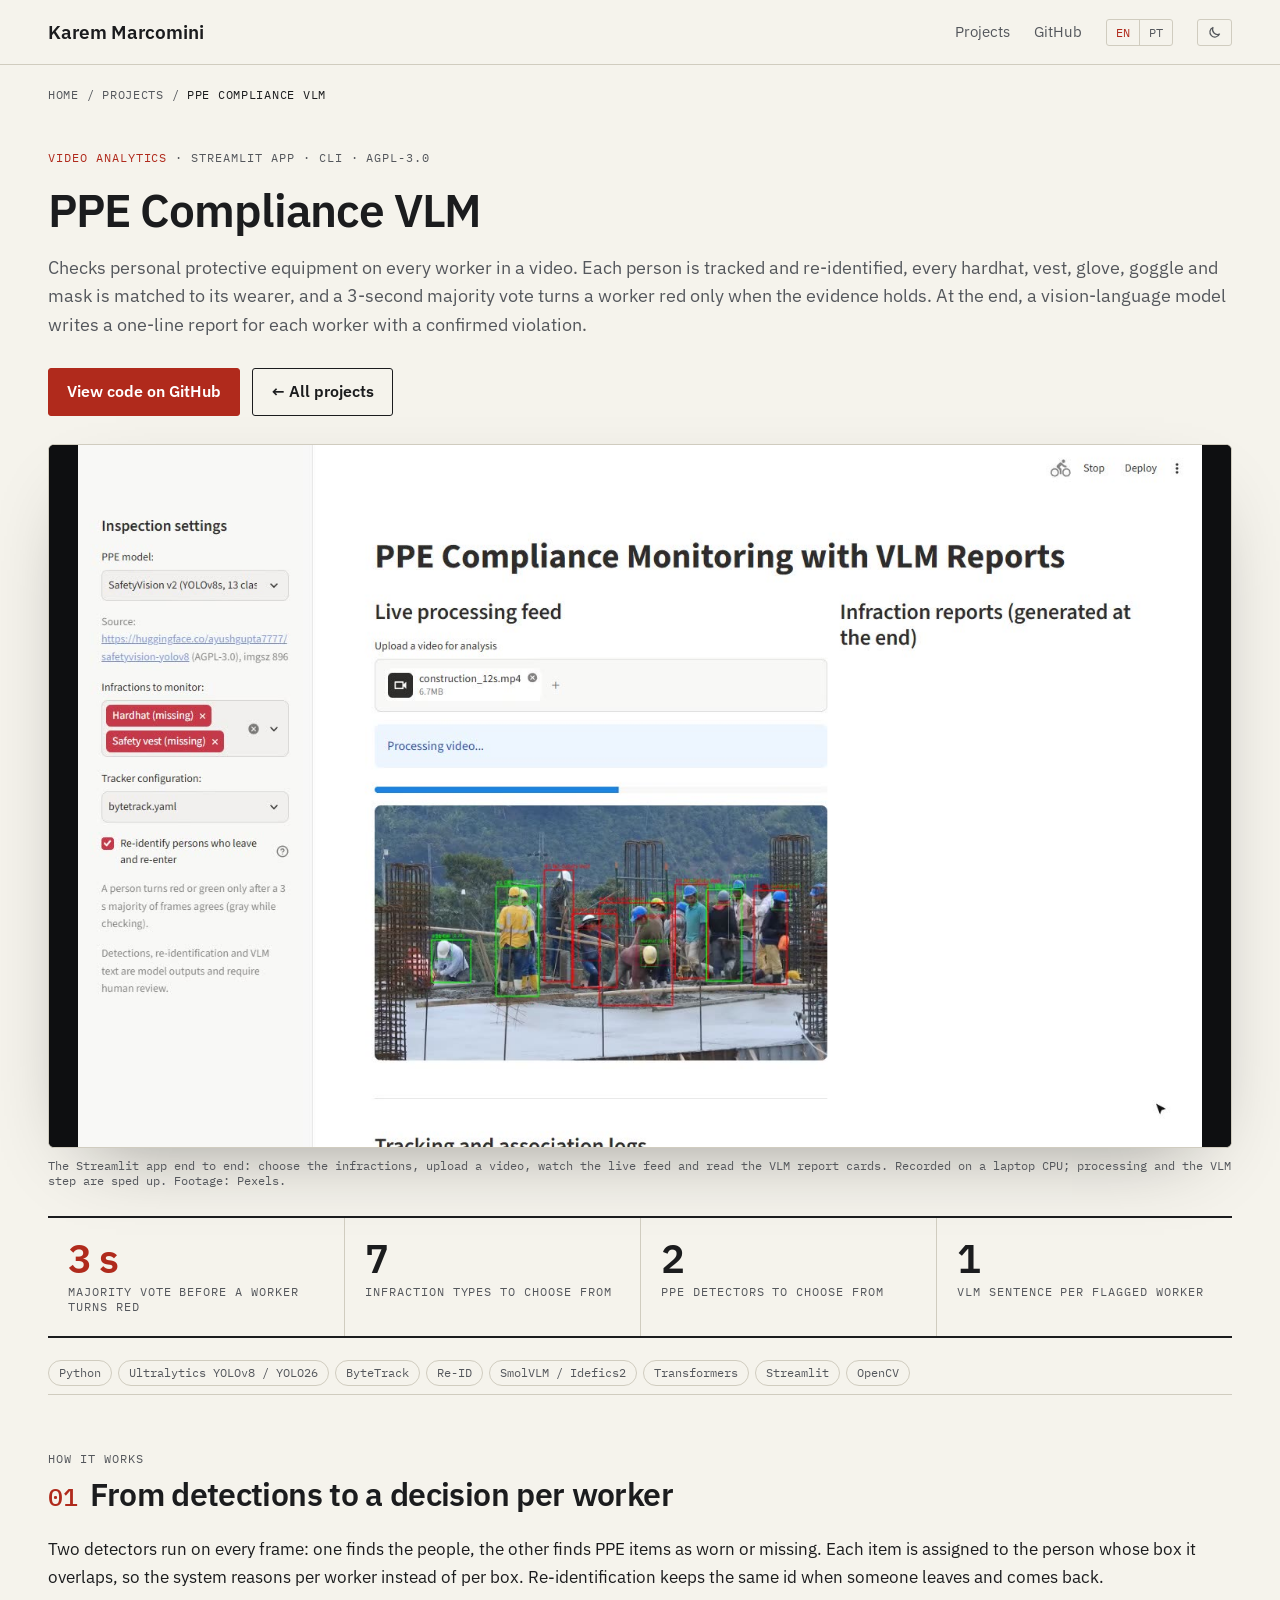
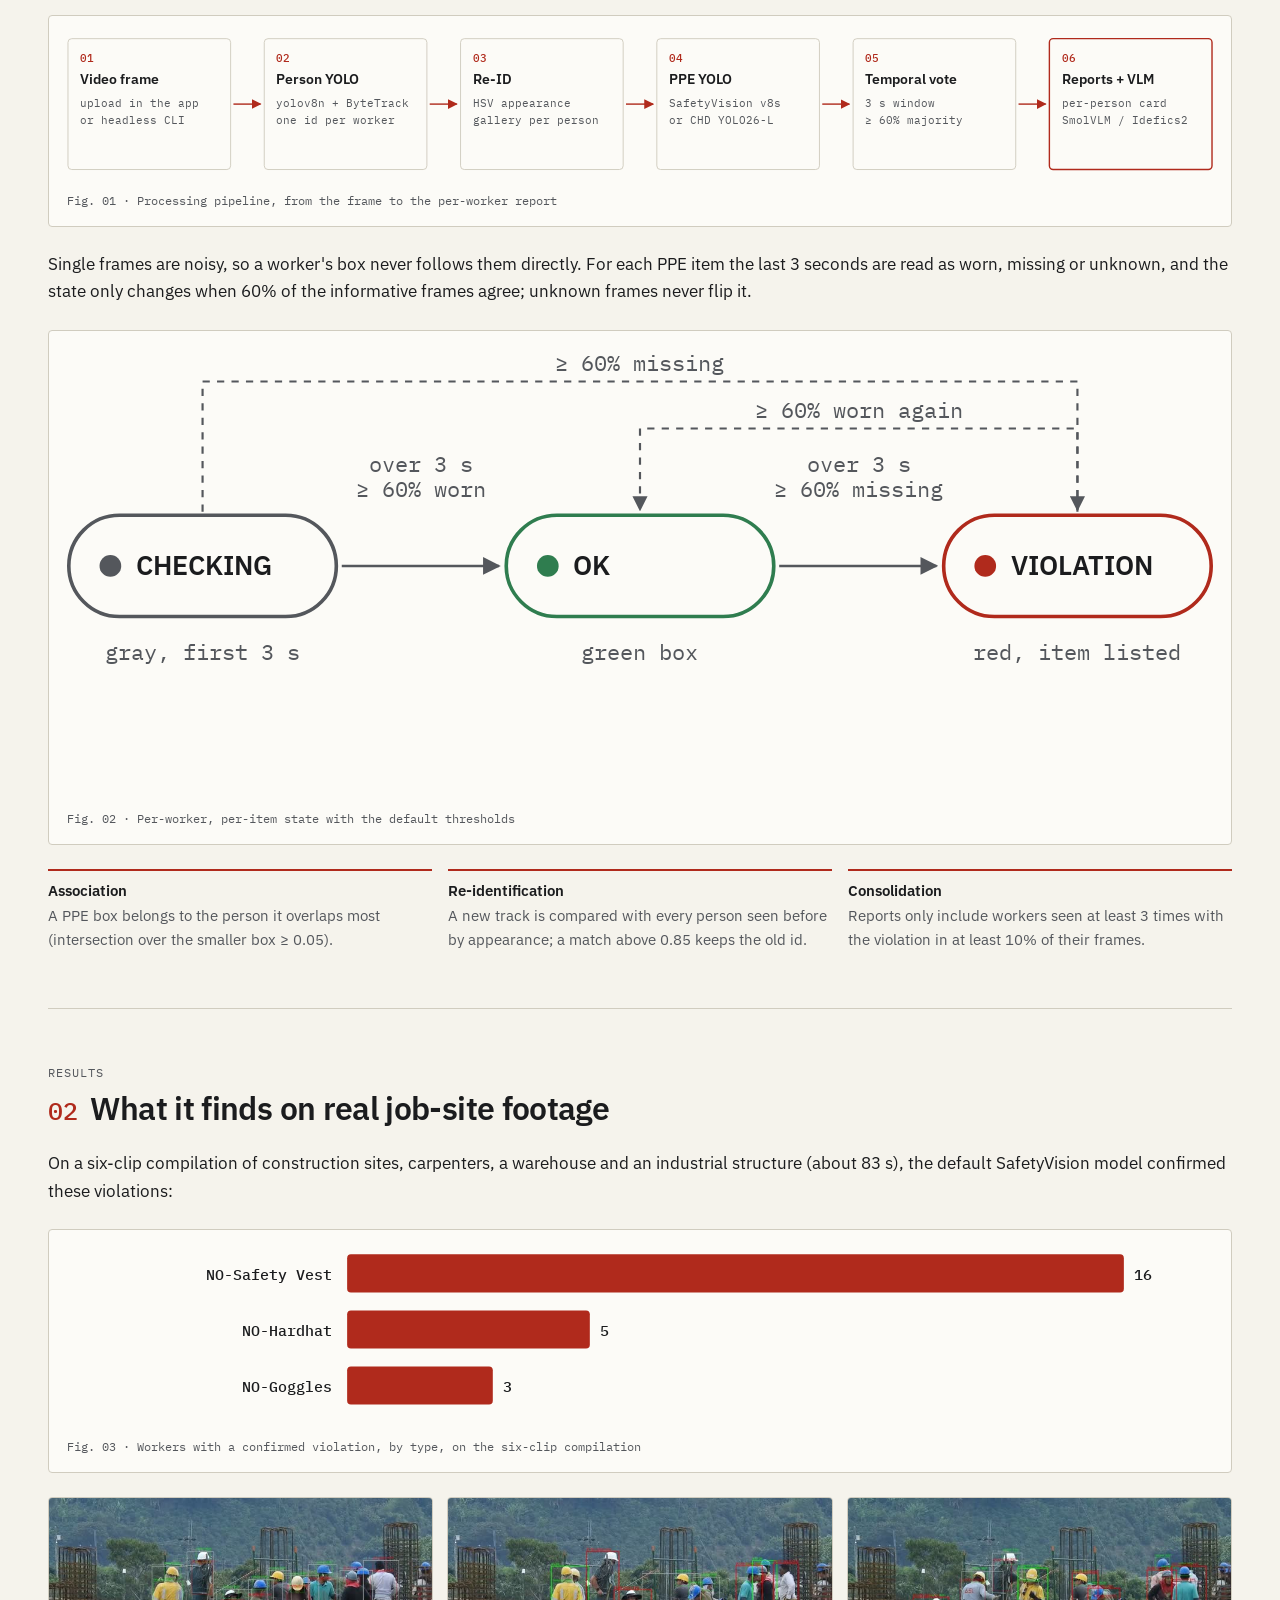
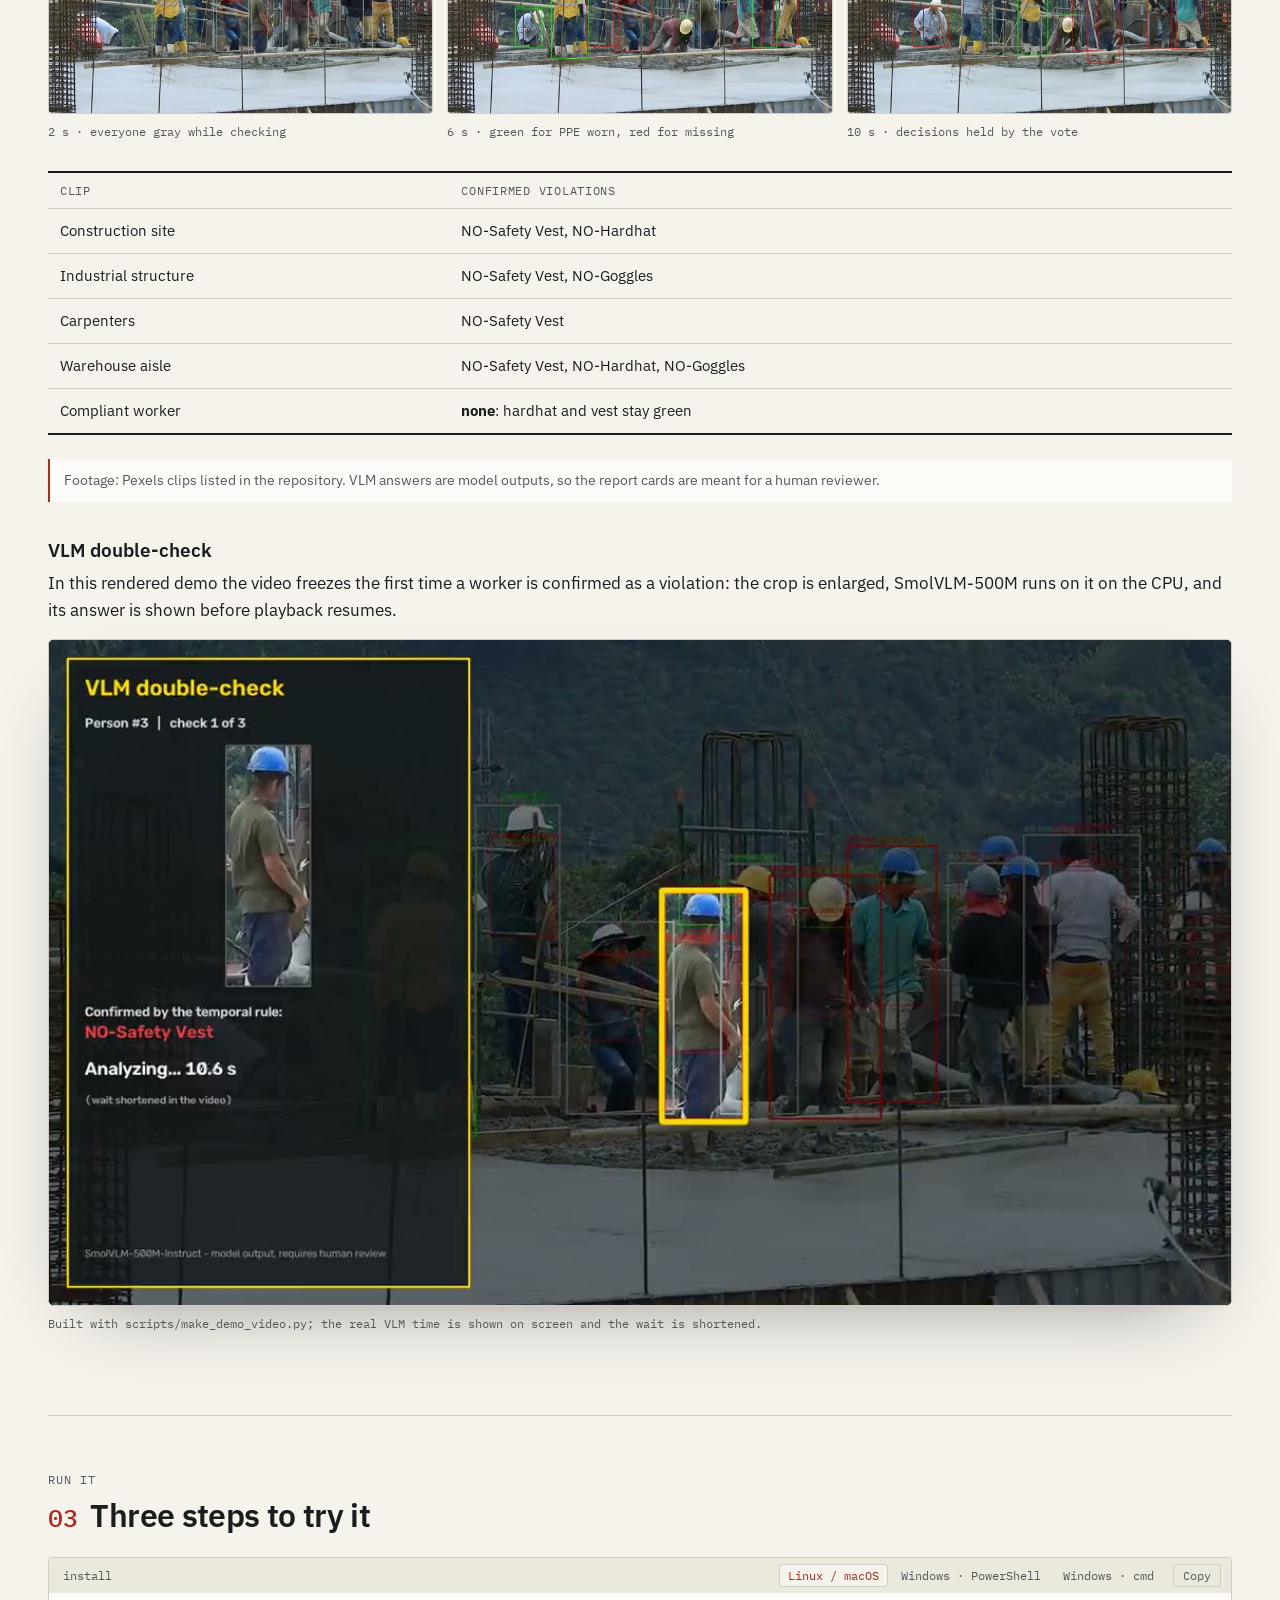
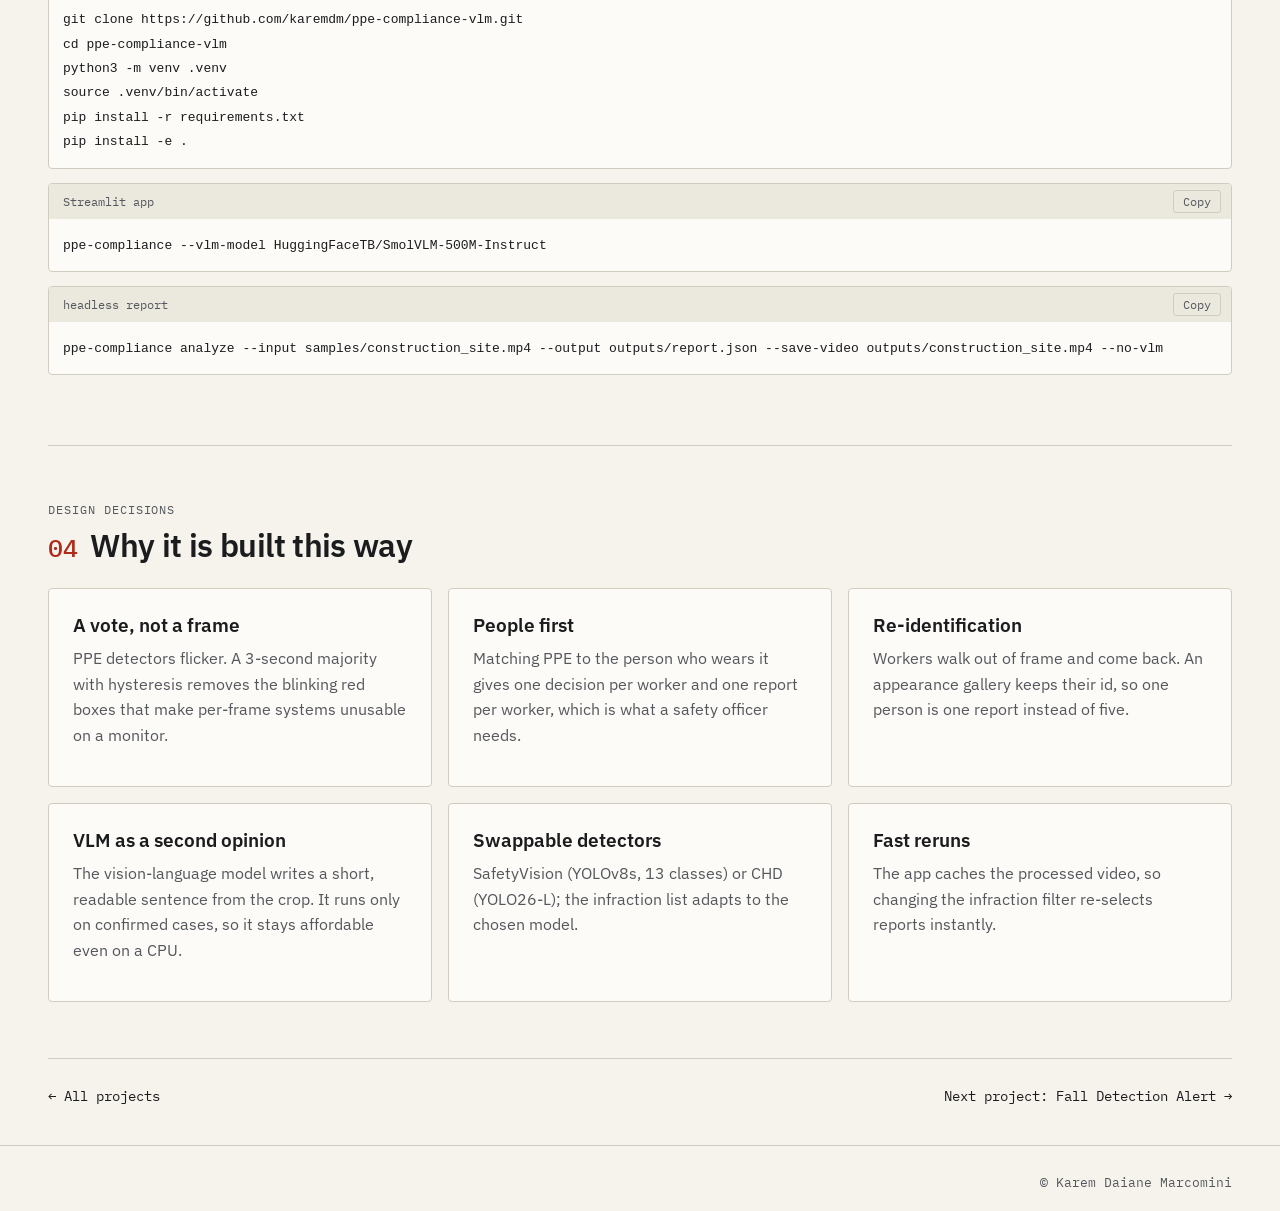
<file: projects/ppe-compliance-vlm/index.html>
<!doctype html>
<html lang="en">
<head>
<meta charset="utf-8">
<meta name="viewport" content="width=device-width, initial-scale=1">
<meta name="theme-color" content="#f5f3ec">
<title>PPE Compliance VLM | Karem Marcomini</title>
<meta name="description" content="PPE compliance in video: YOLO person tracking with re-identification, worn / missing PPE detection, a temporal vote per worker and short vision-language model reports, in a Streamlit app.">
<meta property="og:type" content="article">
<meta property="og:title" content="PPE Compliance VLM | Karem Marcomini">
<meta property="og:description" content="PPE compliance in video: YOLO person tracking with re-identification, worn / missing PPE detection, a temporal vote per worker and short vision-language model reports, in a Streamlit app.">
<meta property="og:url" content="https://karemdm.github.io/projects/ppe-compliance-vlm/">
<meta property="og:image" content="https://karemdm.github.io/assets/projects/ppe-compliance-vlm/poster.jpg">
<link rel="alternate" hreflang="en" href="https://karemdm.github.io/projects/ppe-compliance-vlm/">
<link rel="alternate" hreflang="pt-BR" href="https://karemdm.github.io/pt/projects/ppe-compliance-vlm/">
<link rel="icon" href="https://avatars.githubusercontent.com/u/72208245?v=4">
<link rel="preconnect" href="https://fonts.googleapis.com">
<link rel="preconnect" href="https://fonts.gstatic.com" crossorigin>
<link href="https://fonts.googleapis.com/css2?family=IBM+Plex+Mono:wght@400;500&family=IBM+Plex+Sans:wght@400;500;600&display=swap" rel="stylesheet">
<script>
(function(){var c='light';try{c=localStorage.getItem('kdm.theme')==='dark'?'dark':'light'}catch(e){}
document.documentElement.dataset.theme=c;})();
</script>
<link rel="stylesheet" href="../../assets/site.css">
<link rel="stylesheet" href="../../assets/project.css">
</head>
<body>
<header class="site-header">
  <div class="container">
    <a class="brand" href="../../">Karem Marcomini</a>
    <nav class="primary" aria-label="Primary">
      <a href="../../#projects">Projects</a>
      <a href="https://github.com/karemdm/ppe-compliance-vlm" rel="noopener">GitHub</a>
    </nav>
    <div class="lang-switch"><a href="./" aria-current="page" lang="en">EN</a><a href="../../../pt/projects/ppe-compliance-vlm/" lang="pt-BR" hreflang="pt-BR">PT</a></div>
    <div class="theme-switch" role="group" aria-label="Color theme">
      <button type="button" data-choice="light" aria-label="Light theme" title="Light theme"><svg viewBox="0 0 24 24" width="15" height="15" aria-hidden="true" fill="none" stroke="currentColor" stroke-width="2" stroke-linecap="round"><circle cx="12" cy="12" r="4"/><path d="M12 2v2M12 20v2M4.9 4.9l1.4 1.4M17.7 17.7l1.4 1.4M2 12h2M20 12h2M4.9 19.1l1.4-1.4M17.7 6.3l1.4-1.4"/></svg></button>
      <button type="button" data-choice="dark" aria-label="Dark theme" title="Dark theme"><svg viewBox="0 0 24 24" width="15" height="15" aria-hidden="true" fill="none" stroke="currentColor" stroke-width="2" stroke-linejoin="round"><path d="M20 14.5A8 8 0 0 1 9.5 4a8 8 0 1 0 10.5 10.5z"/></svg></button>
    </div>
  </div>
</header>
<main class="container project">
  <nav class="crumbs" aria-label="Breadcrumb"><a href="../../">Home</a> / <a href="../../#projects">Projects</a> / <span>PPE Compliance VLM</span></nav>
  <div class="p-hero">
    <p class="meta"><span>Video analytics</span><span>Streamlit app · CLI</span><span>AGPL-3.0</span></p>
    <h1>PPE Compliance VLM</h1>
    <p class="lede">Checks personal protective equipment on every worker in a video. Each person is tracked and re-identified, every hardhat, vest, glove, goggle and mask is matched to its wearer, and a 3-second majority vote turns a worker red only when the evidence holds. At the end, a vision-language model writes a one-line report for each worker with a confirmed violation.</p>
    <div class="btns"><a class="button button-primary" href="https://github.com/karemdm/ppe-compliance-vlm" rel="noopener">View code on GitHub</a><a class="button" href="../../#projects">← All projects</a></div>
  </div>
  <figure class="demo"><div class="demo-frame"><video src="../../assets/projects/ppe-compliance-vlm/demo.mp4" poster="../../assets/projects/ppe-compliance-vlm/poster.jpg" autoplay muted loop playsinline preload="metadata" aria-label="Screen recording of the Streamlit app: the infraction filter is narrowed to hardhat and safety vest, a construction-site video is uploaded, workers turn green or red in the live feed, and report cards with VLM text appear."></video></div><figcaption>The Streamlit app end to end: choose the infractions, upload a video, watch the live feed and read the VLM report cards. Recorded on a laptop CPU; processing and the VLM step are sped up. Footage: Pexels.</figcaption></figure>
  <dl class="stats"><div><dt>majority vote before a worker turns red</dt><dd>3 s</dd></div><div><dt>infraction types to choose from</dt><dd>7</dd></div><div><dt>PPE detectors to choose from</dt><dd>2</dd></div><div><dt>VLM sentence per flagged worker</dt><dd>1</dd></div></dl>
  <ul class="chips p-stack" aria-label="Stack"><li>Python</li><li>Ultralytics YOLOv8 / YOLO26</li><li>ByteTrack</li><li>Re-ID</li><li>SmolVLM / Idefics2</li><li>Transformers</li><li>Streamlit</li><li>OpenCV</li></ul>
  <section class="section" id="s1"><div class="section-label">How it works</div><div>
<h2><span class="sec-n">01</span>From detections to a decision per worker</h2>
<p>Two detectors run on every frame: one finds the people, the other finds PPE items as worn or missing. Each item is assigned to the person whose box it overlaps, so the system reasons per worker instead of per box. Re-identification keeps the same id when someone leaves and comes back.</p>
<figure class="fig"><div class="scroll-x"><svg class="diagram" viewBox="0 0 1226 160" role="img" aria-label="Processing pipeline, from the frame to the per-worker report">
<defs><marker id="ah" viewBox="0 0 10 10" refX="9" refY="5" markerWidth="7" markerHeight="7" orient="auto"><path d="M0,0 L10,5 L0,10 z" fill="var(--accent)"/></marker></defs>
<rect x="1" y="5" width="174" height="140" rx="4" fill="var(--surface)" stroke="var(--line)" stroke-width="1"/>
<text x="14" y="30" class="d-num">01</text>
<text x="14" y="54" class="d-title">Video frame</text>
<text x="14" y="78" class="d-text">upload in the app</text>
<text x="14" y="96" class="d-text">or headless CLI</text>
<line x1="178" y1="75" x2="207" y2="75" stroke="var(--accent)" stroke-width="1.5" marker-end="url(#ah)"/>
<rect x="211" y="5" width="174" height="140" rx="4" fill="var(--surface)" stroke="var(--line)" stroke-width="1"/>
<text x="224" y="30" class="d-num">02</text>
<text x="224" y="54" class="d-title">Person YOLO</text>
<text x="224" y="78" class="d-text">yolov8n + ByteTrack</text>
<text x="224" y="96" class="d-text">one id per worker</text>
<line x1="388" y1="75" x2="417" y2="75" stroke="var(--accent)" stroke-width="1.5" marker-end="url(#ah)"/>
<rect x="421" y="5" width="174" height="140" rx="4" fill="var(--surface)" stroke="var(--line)" stroke-width="1"/>
<text x="434" y="30" class="d-num">03</text>
<text x="434" y="54" class="d-title">Re-ID</text>
<text x="434" y="78" class="d-text">HSV appearance</text>
<text x="434" y="96" class="d-text">gallery per person</text>
<line x1="598" y1="75" x2="627" y2="75" stroke="var(--accent)" stroke-width="1.5" marker-end="url(#ah)"/>
<rect x="631" y="5" width="174" height="140" rx="4" fill="var(--surface)" stroke="var(--line)" stroke-width="1"/>
<text x="644" y="30" class="d-num">04</text>
<text x="644" y="54" class="d-title">PPE YOLO</text>
<text x="644" y="78" class="d-text">SafetyVision v8s</text>
<text x="644" y="96" class="d-text">or CHD YOLO26-L</text>
<line x1="808" y1="75" x2="837" y2="75" stroke="var(--accent)" stroke-width="1.5" marker-end="url(#ah)"/>
<rect x="841" y="5" width="174" height="140" rx="4" fill="var(--surface)" stroke="var(--line)" stroke-width="1"/>
<text x="854" y="30" class="d-num">05</text>
<text x="854" y="54" class="d-title">Temporal vote</text>
<text x="854" y="78" class="d-text">3 s window</text>
<text x="854" y="96" class="d-text">≥ 60% majority</text>
<line x1="1018" y1="75" x2="1047" y2="75" stroke="var(--accent)" stroke-width="1.5" marker-end="url(#ah)"/>
<rect x="1051" y="5" width="174" height="140" rx="4" fill="var(--surface)" stroke="var(--accent)" stroke-width="1.5"/>
<text x="1064" y="30" class="d-num">06</text>
<text x="1064" y="54" class="d-title">Reports + VLM</text>
<text x="1064" y="78" class="d-text">per-person card</text>
<text x="1064" y="96" class="d-text">SmolVLM / Idefics2</text>
</svg></div><figcaption>Fig. 01 · Processing pipeline, from the frame to the per-worker report</figcaption></figure>
<p>Single frames are noisy, so a worker's box never follows them directly. For each PPE item the last 3 seconds are read as worn, missing or unknown, and the state only changes when 60% of the informative frames agree; unknown frames never flip it.</p>
<figure class="fig"><div class="scroll-x"><svg class="diagram" viewBox="0 0 634 250" role="img" aria-label="Per-worker, per-item state with the default thresholds">
<defs><marker id="sh" viewBox="0 0 10 10" refX="9" refY="5" markerWidth="7" markerHeight="7" orient="auto"><path d="M0,0 L10,5 L0,10 z" fill="var(--muted)"/></marker></defs>
<rect x="1" y="92" width="148" height="56" rx="28" fill="var(--surface)" stroke="var(--muted)" stroke-width="2"/>
<circle cx="24" cy="120" r="6" fill="var(--muted)"/>
<text x="38" y="125" class="d-title">CHECKING</text>
<text x="75" y="172" class="d-text" text-anchor="middle">gray, first 3 s</text>
<rect x="243" y="92" width="148" height="56" rx="28" fill="var(--surface)" stroke="var(--ok)" stroke-width="2"/>
<circle cx="266" cy="120" r="6" fill="var(--ok)"/>
<text x="280" y="125" class="d-title">OK</text>
<text x="317" y="172" class="d-text" text-anchor="middle">green box</text>
<rect x="485" y="92" width="148" height="56" rx="28" fill="var(--surface)" stroke="var(--accent)" stroke-width="2"/>
<circle cx="508" cy="120" r="6" fill="var(--accent)"/>
<text x="522" y="125" class="d-title">VIOLATION</text>
<text x="559" y="172" class="d-text" text-anchor="middle">red, item listed</text>
<line x1="152" y1="120" x2="239" y2="120" stroke="var(--muted)" stroke-width="1.4" marker-end="url(#sh)"/>
<text x="196" y="82" class="d-edge" text-anchor="middle">≥ 60% worn</text>
<text x="196" y="68" class="d-edge" text-anchor="middle">over 3 s</text>
<line x1="394" y1="120" x2="481" y2="120" stroke="var(--muted)" stroke-width="1.4" marker-end="url(#sh)"/>
<text x="438" y="82" class="d-edge" text-anchor="middle">≥ 60% missing</text>
<text x="438" y="68" class="d-edge" text-anchor="middle">over 3 s</text>
<path d="M559 90 V44 H317 V89" fill="none" stroke="var(--muted)" stroke-dasharray="4 4" stroke-width="1.2" marker-end="url(#sh)"/>
<text x="438" y="38" class="d-edge" text-anchor="middle">≥ 60% worn again</text>
<path d="M75 90 V18 H559 V89" fill="none" stroke="var(--muted)" stroke-dasharray="4 4" stroke-width="1.2" marker-end="url(#sh)"/>
<text x="317" y="12" class="d-edge" text-anchor="middle">≥ 60% missing</text>
</svg></div><figcaption>Fig. 02 · Per-worker, per-item state with the default thresholds</figcaption></figure>
<dl class="defs"><div><dt>Association</dt><dd>A PPE box belongs to the person it overlaps most (intersection over the smaller box ≥ 0.05).</dd></div><div><dt>Re-identification</dt><dd>A new track is compared with every person seen before by appearance; a match above 0.85 keeps the old id.</dd></div><div><dt>Consolidation</dt><dd>Reports only include workers seen at least 3 times with the violation in at least 10% of their frames.</dd></div></dl>

</div></section><section class="section" id="s2"><div class="section-label">Results</div><div>
<h2><span class="sec-n">02</span>What it finds on real job-site footage</h2>
<p>On a six-clip compilation of construction sites, carpenters, a warehouse and an industrial structure (about 83 s), the default SafetyVision model confirmed these violations:</p>
<figure class="fig"><svg class="chart" viewBox="0 0 900 142" role="img" aria-label="Workers with a confirmed violation, by type, on the six-clip compilation">
<text x="208" y="25" class="c-label" text-anchor="end">NO-Safety Vest</text>
<rect x="220" y="5" width="610.0" height="30" rx="3" fill="var(--accent)"/>
<text x="838.0" y="25" class="c-label">16</text>
<text x="208" y="69" class="c-label" text-anchor="end">NO-Hardhat</text>
<rect x="220" y="49" width="190.6" height="30" rx="3" fill="var(--accent)"/>
<text x="418.6" y="69" class="c-label">5</text>
<text x="208" y="113" class="c-label" text-anchor="end">NO-Goggles</text>
<rect x="220" y="93" width="114.4" height="30" rx="3" fill="var(--accent)"/>
<text x="342.4" y="113" class="c-label">3</text>
</svg><figcaption>Fig. 03 · Workers with a confirmed violation, by type, on the six-clip compilation</figcaption></figure>
<div class="frames"><figure><img src="../../assets/projects/ppe-compliance-vlm/step-1.jpg" alt="2 s · everyone gray while checking" loading="lazy" width="640" height="360"><figcaption>2 s · everyone gray while checking</figcaption></figure><figure><img src="../../assets/projects/ppe-compliance-vlm/step-2.jpg" alt="6 s · green for PPE worn, red for missing" loading="lazy" width="640" height="360"><figcaption>6 s · green for PPE worn, red for missing</figcaption></figure><figure><img src="../../assets/projects/ppe-compliance-vlm/step-3.jpg" alt="10 s · decisions held by the vote" loading="lazy" width="640" height="360"><figcaption>10 s · decisions held by the vote</figcaption></figure></div>
<div class="scroll-x"><table class="data-table"><thead><tr><th>Clip</th><th>Confirmed violations</th></tr></thead><tbody><tr><td data-label="Clip">Construction site</td><td data-label="Confirmed violations">NO-Safety Vest, NO-Hardhat</td></tr><tr><td data-label="Clip">Industrial structure</td><td data-label="Confirmed violations">NO-Safety Vest, NO-Goggles</td></tr><tr><td data-label="Clip">Carpenters</td><td data-label="Confirmed violations">NO-Safety Vest</td></tr><tr><td data-label="Clip">Warehouse aisle</td><td data-label="Confirmed violations">NO-Safety Vest, NO-Hardhat, NO-Goggles</td></tr><tr><td data-label="Clip">Compliant worker</td><td data-label="Confirmed violations"><b>none</b>: hardhat and vest stay green</td></tr></tbody></table></div>
<p class="note">Footage: Pexels clips listed in the repository. VLM answers are model outputs, so the report cards are meant for a human reviewer.</p>
<h3 class="sub">VLM double-check</h3>
<p>In this rendered demo the video freezes the first time a worker is confirmed as a violation: the crop is enlarged, SmolVLM-500M runs on it on the CPU, and its answer is shown before playback resumes.</p>
<figure class="demo"><div class="demo-frame"><video src="../../assets/projects/ppe-compliance-vlm/demo-vlm.mp4" poster="../../assets/projects/ppe-compliance-vlm/demo-vlm.jpg" muted loop playsinline preload="none" aria-label="Rendered demo: the frame darkens, the flagged worker is highlighted in yellow and a side panel shows the crop, the violation and the VLM answer."></video></div><figcaption>Built with scripts/make_demo_video.py; the real VLM time is shown on screen and the wait is shortened.</figcaption></figure>

</div></section><section class="section" id="s3"><div class="section-label">Run it</div><div>
<h2><span class="sec-n">03</span>Three steps to try it</h2>
<div class="terminal" data-tabs><div class="terminal-bar"><span>install</span><span class="os-tabs" role="tablist"><button type="button" role="tab" aria-selected="true" data-tab="0">Linux / macOS</button><button type="button" role="tab" aria-selected="false" data-tab="1">Windows · PowerShell</button><button type="button" role="tab" aria-selected="false" data-tab="2">Windows · cmd</button></span><button type="button" class="copy" data-copy>Copy</button></div><pre data-pane="0"><code>git clone https://github.com/karemdm/ppe-compliance-vlm.git
cd ppe-compliance-vlm
python3 -m venv .venv
source .venv/bin/activate
pip install -r requirements.txt
pip install -e .</code></pre><pre data-pane="1" hidden><code>git clone https://github.com/karemdm/ppe-compliance-vlm.git
cd ppe-compliance-vlm
python -m venv .venv
.venv\Scripts\Activate.ps1
pip install -r requirements.txt
pip install -e .</code></pre><pre data-pane="2" hidden><code>git clone https://github.com/karemdm/ppe-compliance-vlm.git
cd ppe-compliance-vlm
python -m venv .venv
.venv\Scripts\activate.bat
pip install -r requirements.txt
pip install -e .</code></pre></div><div class="terminal"><div class="terminal-bar"><span>Streamlit app</span><button type="button" class="copy" data-copy>Copy</button></div><pre><code>ppe-compliance --vlm-model HuggingFaceTB/SmolVLM-500M-Instruct</code></pre></div><div class="terminal"><div class="terminal-bar"><span>headless report</span><button type="button" class="copy" data-copy>Copy</button></div><pre><code>ppe-compliance analyze --input samples/construction_site.mp4 --output outputs/report.json --save-video outputs/construction_site.mp4 --no-vlm</code></pre></div>
</div></section><section class="section" id="s4"><div class="section-label">Design decisions</div><div>
<h2><span class="sec-n">04</span>Why it is built this way</h2>
<div class="grid"><article class="card"><h3>A vote, not a frame</h3><p>PPE detectors flicker. A 3-second majority with hysteresis removes the blinking red boxes that make per-frame systems unusable on a monitor.</p></article><article class="card"><h3>People first</h3><p>Matching PPE to the person who wears it gives one decision per worker and one report per worker, which is what a safety officer needs.</p></article><article class="card"><h3>Re-identification</h3><p>Workers walk out of frame and come back. An appearance gallery keeps their id, so one person is one report instead of five.</p></article><article class="card"><h3>VLM as a second opinion</h3><p>The vision-language model writes a short, readable sentence from the crop. It runs only on confirmed cases, so it stays affordable even on a CPU.</p></article><article class="card"><h3>Swappable detectors</h3><p>SafetyVision (YOLOv8s, 13 classes) or CHD (YOLO26-L); the infraction list adapts to the chosen model.</p></article><article class="card"><h3>Fast reruns</h3><p>The app caches the processed video, so changing the infraction filter re-selects reports instantly.</p></article></div>
</div></section>
  <nav class="next-project"><a href="../../#projects">← All projects</a><a href="../fall-detection-alert/">Next project: Fall Detection Alert →</a></nav>
</main>
<footer>
  <div class="container">
    <span>&copy; Karem Daiane Marcomini</span>
  </div>
</footer>
<script>
(function(){
  var root=document.documentElement,btns=document.querySelectorAll('.theme-switch button');
  function apply(c){root.dataset.theme=c;btns.forEach(function(b){b.setAttribute('aria-pressed',String(b.dataset.choice===c))})}
  btns.forEach(function(b){b.addEventListener('click',function(){try{localStorage.setItem('kdm.theme',b.dataset.choice)}catch(e){}apply(b.dataset.choice)})});
  apply(root.dataset.theme||'light');
  document.querySelectorAll('[data-copy]').forEach(function(b){b.addEventListener('click',function(){
    var code=b.closest('.terminal').querySelector('pre:not([hidden]) code').innerText;
    (navigator.clipboard?navigator.clipboard.writeText(code):Promise.reject()).then(function(){var t=b.textContent;b.textContent='Copied';setTimeout(function(){b.textContent=t},1400)}).catch(function(){});
  })});
  document.querySelectorAll('[data-tabs]').forEach(function(box){box.querySelectorAll('[data-tab]').forEach(function(t){t.addEventListener('click',function(){
    box.querySelectorAll('[data-tab]').forEach(function(x){x.setAttribute('aria-selected',String(x===t))});
    box.querySelectorAll('[data-pane]').forEach(function(p){p.hidden=p.dataset.pane!==t.dataset.tab});
  })})});
  var io='IntersectionObserver' in window?new IntersectionObserver(function(es){es.forEach(function(e){
    if(e.target.tagName==='VIDEO'){e.isIntersecting?e.target.play().catch(function(){}):e.target.pause()}
    else if(e.isIntersecting){e.target.classList.add('is-seen');io.unobserve(e.target)}
  })},{threshold:.2}):null;
  document.querySelectorAll('video,.fig,.frames figure,.stats div').forEach(function(el){if(io){if(el.tagName!=='VIDEO')el.classList.add('reveal');io.observe(el)}});
})();
</script>
</body>
</html>
</file>
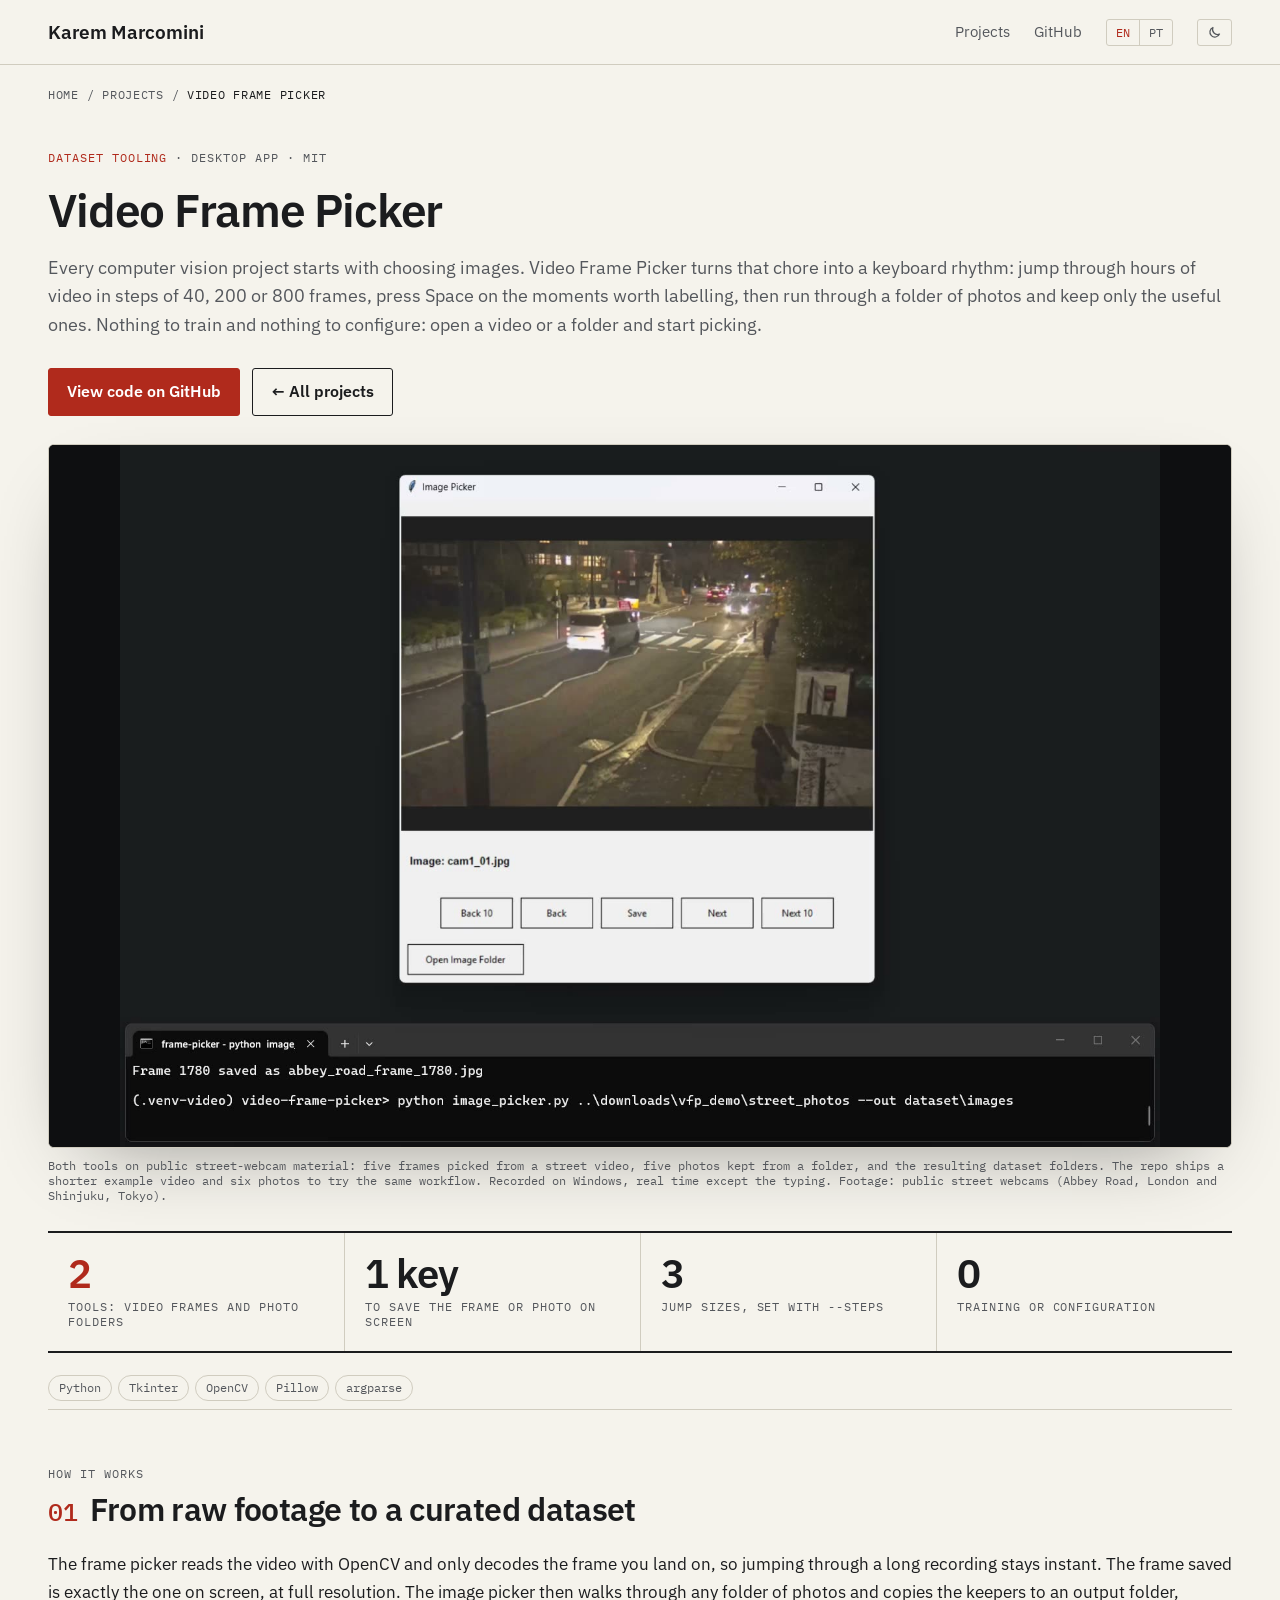
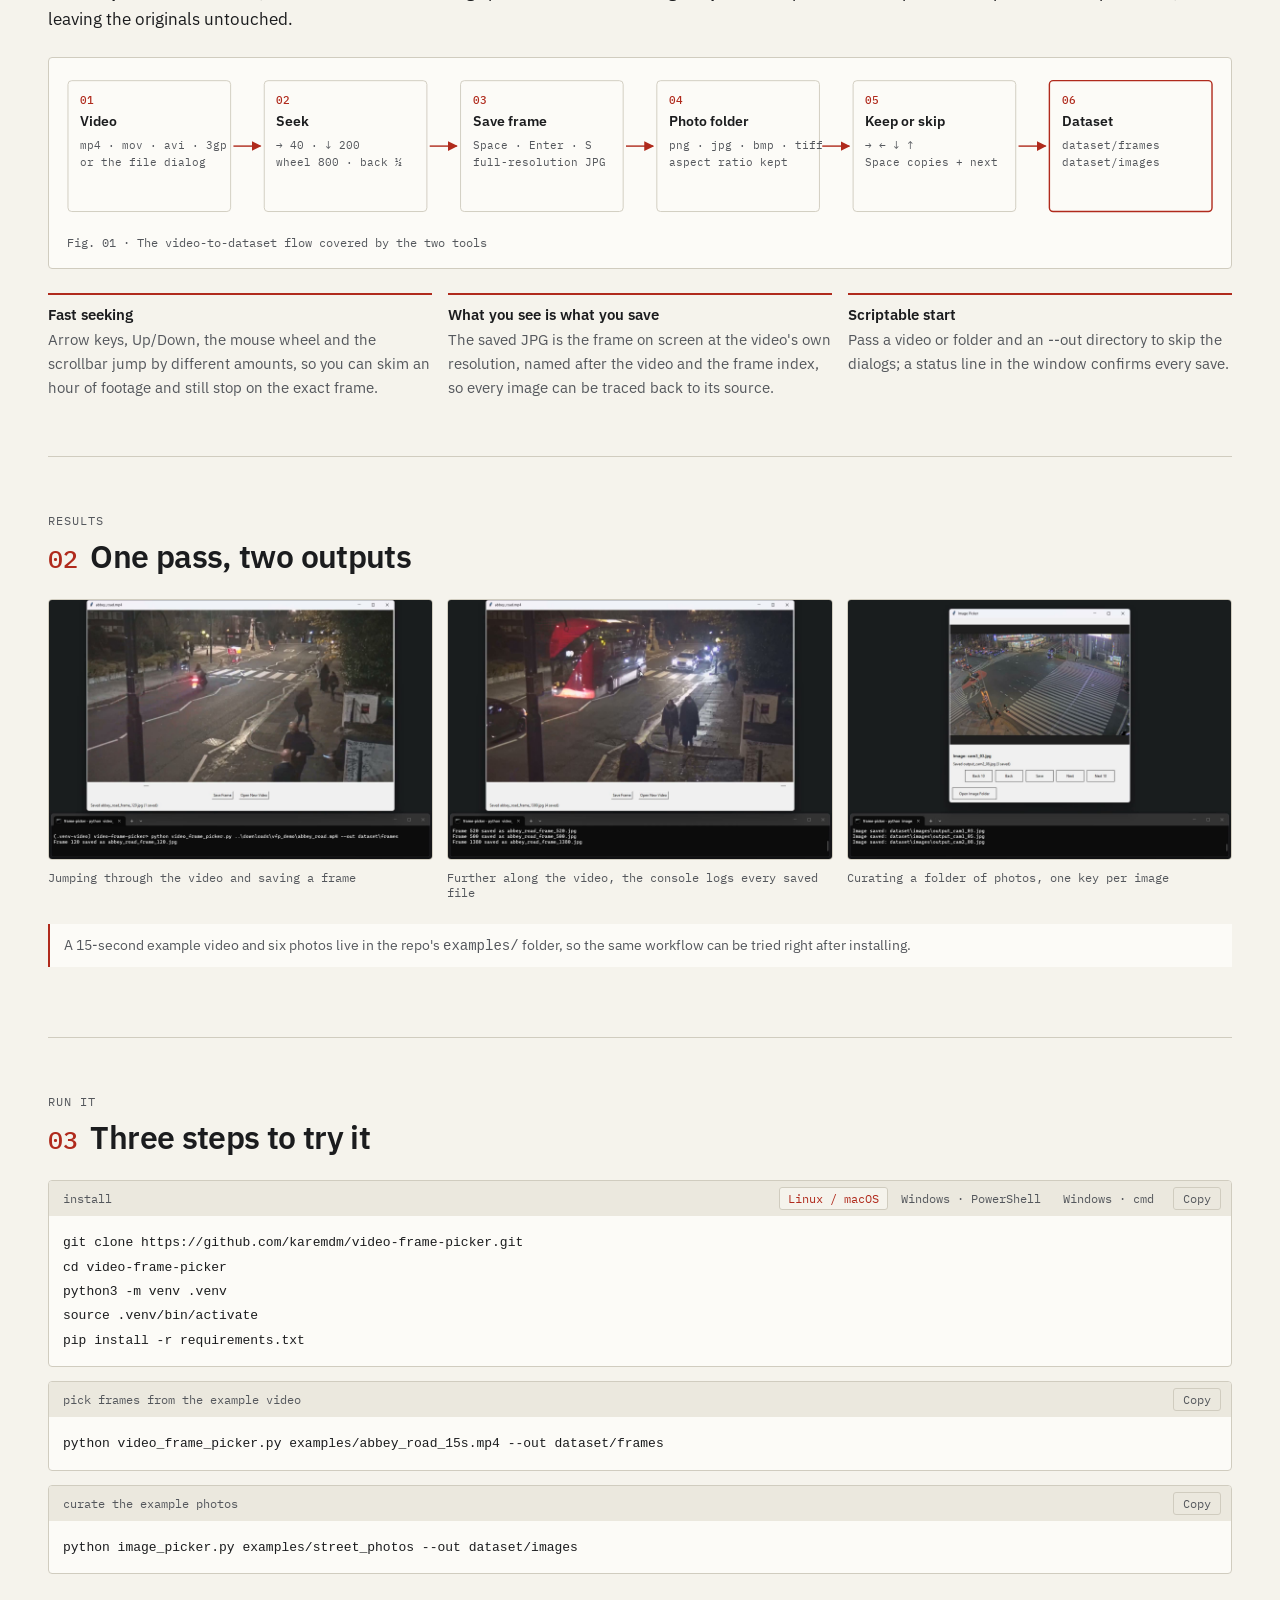
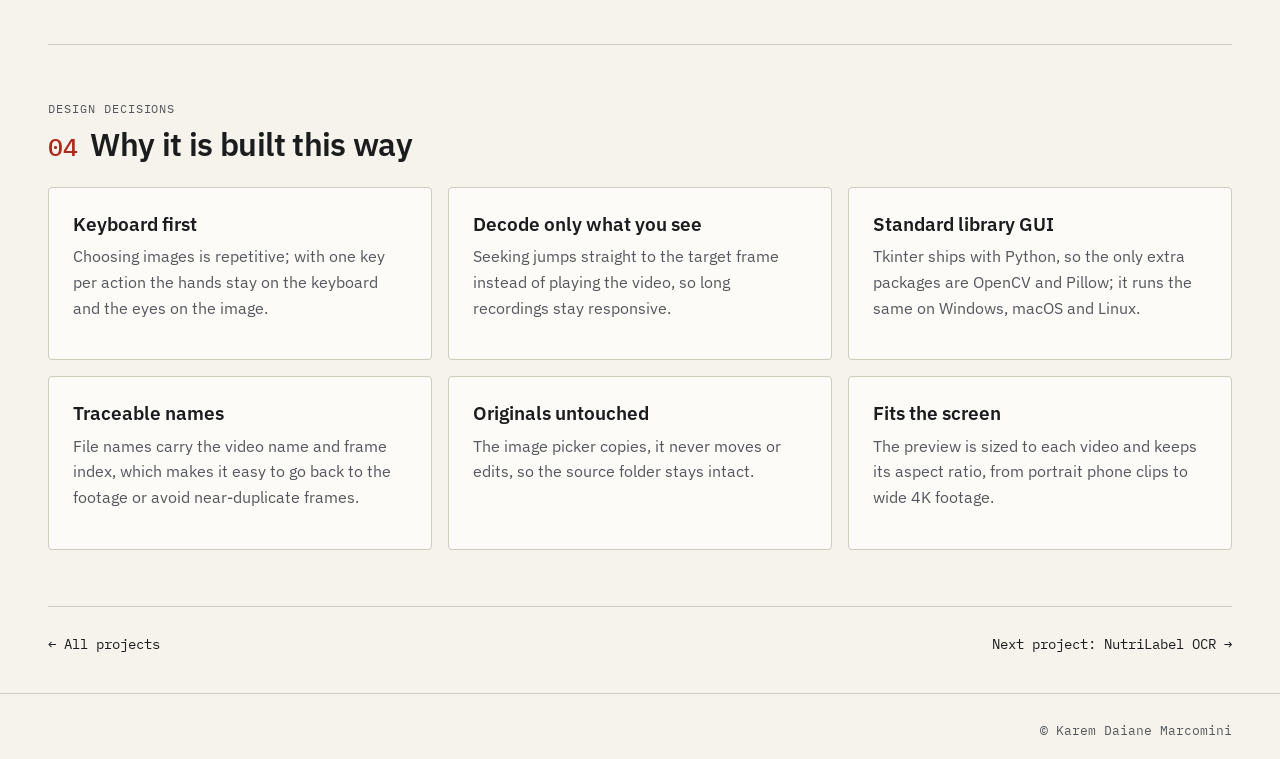
<file: projects/video-frame-picker/index.html>
<!doctype html>
<html lang="en">
<head>
<meta charset="utf-8">
<meta name="viewport" content="width=device-width, initial-scale=1">
<meta name="theme-color" content="#f5f3ec">
<title>Video Frame Picker | Karem Marcomini</title>
<meta name="description" content="Two small desktop tools for building image datasets by hand: jump through a video and save the frames worth labelling, then curate a folder of photos with one key per image.">
<meta property="og:type" content="article">
<meta property="og:title" content="Video Frame Picker | Karem Marcomini">
<meta property="og:description" content="Two small desktop tools for building image datasets by hand: jump through a video and save the frames worth labelling, then curate a folder of photos with one key per image.">
<meta property="og:url" content="https://karemdm.github.io/projects/video-frame-picker/">
<meta property="og:image" content="https://karemdm.github.io/assets/projects/video-frame-picker/poster.jpg">
<link rel="alternate" hreflang="en" href="https://karemdm.github.io/projects/video-frame-picker/">
<link rel="alternate" hreflang="pt-BR" href="https://karemdm.github.io/pt/projects/video-frame-picker/">
<link rel="icon" href="https://avatars.githubusercontent.com/u/72208245?v=4">
<link rel="preconnect" href="https://fonts.googleapis.com">
<link rel="preconnect" href="https://fonts.gstatic.com" crossorigin>
<link href="https://fonts.googleapis.com/css2?family=IBM+Plex+Mono:wght@400;500&family=IBM+Plex+Sans:wght@400;500;600&display=swap" rel="stylesheet">
<script>
(function(){var c='light';try{c=localStorage.getItem('kdm.theme')==='dark'?'dark':'light'}catch(e){}
document.documentElement.dataset.theme=c;})();
</script>
<link rel="stylesheet" href="../../assets/site.css">
<link rel="stylesheet" href="../../assets/project.css">
</head>
<body>
<header class="site-header">
  <div class="container">
    <a class="brand" href="../../">Karem Marcomini</a>
    <nav class="primary" aria-label="Primary">
      <a href="../../#projects">Projects</a>
      <a href="https://github.com/karemdm/video-frame-picker" rel="noopener">GitHub</a>
    </nav>
    <div class="lang-switch"><a href="./" aria-current="page" lang="en">EN</a><a href="../../../pt/projects/video-frame-picker/" lang="pt-BR" hreflang="pt-BR">PT</a></div>
    <div class="theme-switch" role="group" aria-label="Color theme">
      <button type="button" data-choice="light" aria-label="Light theme" title="Light theme"><svg viewBox="0 0 24 24" width="15" height="15" aria-hidden="true" fill="none" stroke="currentColor" stroke-width="2" stroke-linecap="round"><circle cx="12" cy="12" r="4"/><path d="M12 2v2M12 20v2M4.9 4.9l1.4 1.4M17.7 17.7l1.4 1.4M2 12h2M20 12h2M4.9 19.1l1.4-1.4M17.7 6.3l1.4-1.4"/></svg></button>
      <button type="button" data-choice="dark" aria-label="Dark theme" title="Dark theme"><svg viewBox="0 0 24 24" width="15" height="15" aria-hidden="true" fill="none" stroke="currentColor" stroke-width="2" stroke-linejoin="round"><path d="M20 14.5A8 8 0 0 1 9.5 4a8 8 0 1 0 10.5 10.5z"/></svg></button>
    </div>
  </div>
</header>
<main class="container project">
  <nav class="crumbs" aria-label="Breadcrumb"><a href="../../">Home</a> / <a href="../../#projects">Projects</a> / <span>Video Frame Picker</span></nav>
  <div class="p-hero">
    <p class="meta"><span>Dataset tooling</span><span>Desktop app</span><span>MIT</span></p>
    <h1>Video Frame Picker</h1>
    <p class="lede">Every computer vision project starts with choosing images. Video Frame Picker turns that chore into a keyboard rhythm: jump through hours of video in steps of 40, 200 or 800 frames, press Space on the moments worth labelling, then run through a folder of photos and keep only the useful ones. Nothing to train and nothing to configure: open a video or a folder and start picking.</p>
    <div class="btns"><a class="button button-primary" href="https://github.com/karemdm/video-frame-picker" rel="noopener">View code on GitHub</a><a class="button" href="../../#projects">← All projects</a></div>
  </div>
  <figure class="demo"><div class="demo-frame"><video src="../../assets/projects/video-frame-picker/demo.mp4" poster="../../assets/projects/video-frame-picker/poster.jpg" autoplay muted loop playsinline preload="metadata" aria-label="Screen recording: a street video opens in the frame picker, the user jumps through it with the arrow keys and the mouse wheel and saves five frames; then the image picker browses a folder of street photos and copies five of them; the console lists the resulting dataset folders."></video></div><figcaption>Both tools on public street-webcam material: five frames picked from a street video, five photos kept from a folder, and the resulting dataset folders. The repo ships a shorter example video and six photos to try the same workflow. Recorded on Windows, real time except the typing. Footage: public street webcams (Abbey Road, London and Shinjuku, Tokyo).</figcaption></figure>
  <dl class="stats"><div><dt>tools: video frames and photo folders</dt><dd>2</dd></div><div><dt>to save the frame or photo on screen</dt><dd>1 key</dd></div><div><dt>jump sizes, set with --steps</dt><dd>3</dd></div><div><dt>training or configuration</dt><dd>0</dd></div></dl>
  <ul class="chips p-stack" aria-label="Stack"><li>Python</li><li>Tkinter</li><li>OpenCV</li><li>Pillow</li><li>argparse</li></ul>
  <section class="section" id="s1"><div class="section-label">How it works</div><div>
<h2><span class="sec-n">01</span>From raw footage to a curated dataset</h2>
<p>The frame picker reads the video with OpenCV and only decodes the frame you land on, so jumping through a long recording stays instant. The frame saved is exactly the one on screen, at full resolution. The image picker then walks through any folder of photos and copies the keepers to an output folder, leaving the originals untouched.</p>
<figure class="fig"><div class="scroll-x"><svg class="diagram" viewBox="0 0 1226 160" role="img" aria-label="The video-to-dataset flow covered by the two tools">
<defs><marker id="ah" viewBox="0 0 10 10" refX="9" refY="5" markerWidth="7" markerHeight="7" orient="auto"><path d="M0,0 L10,5 L0,10 z" fill="var(--accent)"/></marker></defs>
<rect x="1" y="5" width="174" height="140" rx="4" fill="var(--surface)" stroke="var(--line)" stroke-width="1"/>
<text x="14" y="30" class="d-num">01</text>
<text x="14" y="54" class="d-title">Video</text>
<text x="14" y="78" class="d-text">mp4 · mov · avi · 3gp</text>
<text x="14" y="96" class="d-text">or the file dialog</text>
<line x1="178" y1="75" x2="207" y2="75" stroke="var(--accent)" stroke-width="1.5" marker-end="url(#ah)"/>
<rect x="211" y="5" width="174" height="140" rx="4" fill="var(--surface)" stroke="var(--line)" stroke-width="1"/>
<text x="224" y="30" class="d-num">02</text>
<text x="224" y="54" class="d-title">Seek</text>
<text x="224" y="78" class="d-text">→ 40 · ↓ 200</text>
<text x="224" y="96" class="d-text">wheel 800 · back ½</text>
<line x1="388" y1="75" x2="417" y2="75" stroke="var(--accent)" stroke-width="1.5" marker-end="url(#ah)"/>
<rect x="421" y="5" width="174" height="140" rx="4" fill="var(--surface)" stroke="var(--line)" stroke-width="1"/>
<text x="434" y="30" class="d-num">03</text>
<text x="434" y="54" class="d-title">Save frame</text>
<text x="434" y="78" class="d-text">Space · Enter · S</text>
<text x="434" y="96" class="d-text">full-resolution JPG</text>
<line x1="598" y1="75" x2="627" y2="75" stroke="var(--accent)" stroke-width="1.5" marker-end="url(#ah)"/>
<rect x="631" y="5" width="174" height="140" rx="4" fill="var(--surface)" stroke="var(--line)" stroke-width="1"/>
<text x="644" y="30" class="d-num">04</text>
<text x="644" y="54" class="d-title">Photo folder</text>
<text x="644" y="78" class="d-text">png · jpg · bmp · tiff</text>
<text x="644" y="96" class="d-text">aspect ratio kept</text>
<line x1="808" y1="75" x2="837" y2="75" stroke="var(--accent)" stroke-width="1.5" marker-end="url(#ah)"/>
<rect x="841" y="5" width="174" height="140" rx="4" fill="var(--surface)" stroke="var(--line)" stroke-width="1"/>
<text x="854" y="30" class="d-num">05</text>
<text x="854" y="54" class="d-title">Keep or skip</text>
<text x="854" y="78" class="d-text">→ ← ↓ ↑</text>
<text x="854" y="96" class="d-text">Space copies + next</text>
<line x1="1018" y1="75" x2="1047" y2="75" stroke="var(--accent)" stroke-width="1.5" marker-end="url(#ah)"/>
<rect x="1051" y="5" width="174" height="140" rx="4" fill="var(--surface)" stroke="var(--accent)" stroke-width="1.5"/>
<text x="1064" y="30" class="d-num">06</text>
<text x="1064" y="54" class="d-title">Dataset</text>
<text x="1064" y="78" class="d-text">dataset/frames</text>
<text x="1064" y="96" class="d-text">dataset/images</text>
</svg></div><figcaption>Fig. 01 · The video-to-dataset flow covered by the two tools</figcaption></figure>
<dl class="defs"><div><dt>Fast seeking</dt><dd>Arrow keys, Up/Down, the mouse wheel and the scrollbar jump by different amounts, so you can skim an hour of footage and still stop on the exact frame.</dd></div><div><dt>What you see is what you save</dt><dd>The saved JPG is the frame on screen at the video's own resolution, named after the video and the frame index, so every image can be traced back to its source.</dd></div><div><dt>Scriptable start</dt><dd>Pass a video or folder and an --out directory to skip the dialogs; a status line in the window confirms every save.</dd></div></dl>

</div></section><section class="section" id="s2"><div class="section-label">Results</div><div>
<h2><span class="sec-n">02</span>One pass, two outputs</h2>
<div class="frames"><figure><img src="../../assets/projects/video-frame-picker/step-1.jpg" alt="Jumping through the video and saving a frame" loading="lazy" width="640" height="360"><figcaption>Jumping through the video and saving a frame</figcaption></figure><figure><img src="../../assets/projects/video-frame-picker/step-2.jpg" alt="Further along the video, the console logs every saved file" loading="lazy" width="640" height="360"><figcaption>Further along the video, the console logs every saved file</figcaption></figure><figure><img src="../../assets/projects/video-frame-picker/step-3.jpg" alt="Curating a folder of photos, one key per image" loading="lazy" width="640" height="360"><figcaption>Curating a folder of photos, one key per image</figcaption></figure></div>
<p class="note">A 15-second example video and six photos live in the repo's <code>examples/</code> folder, so the same workflow can be tried right after installing.</p>

</div></section><section class="section" id="s3"><div class="section-label">Run it</div><div>
<h2><span class="sec-n">03</span>Three steps to try it</h2>
<div class="terminal" data-tabs><div class="terminal-bar"><span>install</span><span class="os-tabs" role="tablist"><button type="button" role="tab" aria-selected="true" data-tab="0">Linux / macOS</button><button type="button" role="tab" aria-selected="false" data-tab="1">Windows · PowerShell</button><button type="button" role="tab" aria-selected="false" data-tab="2">Windows · cmd</button></span><button type="button" class="copy" data-copy>Copy</button></div><pre data-pane="0"><code>git clone https://github.com/karemdm/video-frame-picker.git
cd video-frame-picker
python3 -m venv .venv
source .venv/bin/activate
pip install -r requirements.txt</code></pre><pre data-pane="1" hidden><code>git clone https://github.com/karemdm/video-frame-picker.git
cd video-frame-picker
python -m venv .venv
.venv\Scripts\Activate.ps1
pip install -r requirements.txt</code></pre><pre data-pane="2" hidden><code>git clone https://github.com/karemdm/video-frame-picker.git
cd video-frame-picker
python -m venv .venv
.venv\Scripts\activate.bat
pip install -r requirements.txt</code></pre></div><div class="terminal"><div class="terminal-bar"><span>pick frames from the example video</span><button type="button" class="copy" data-copy>Copy</button></div><pre><code>python video_frame_picker.py examples/abbey_road_15s.mp4 --out dataset/frames</code></pre></div><div class="terminal"><div class="terminal-bar"><span>curate the example photos</span><button type="button" class="copy" data-copy>Copy</button></div><pre><code>python image_picker.py examples/street_photos --out dataset/images</code></pre></div>
</div></section><section class="section" id="s4"><div class="section-label">Design decisions</div><div>
<h2><span class="sec-n">04</span>Why it is built this way</h2>
<div class="grid"><article class="card"><h3>Keyboard first</h3><p>Choosing images is repetitive; with one key per action the hands stay on the keyboard and the eyes on the image.</p></article><article class="card"><h3>Decode only what you see</h3><p>Seeking jumps straight to the target frame instead of playing the video, so long recordings stay responsive.</p></article><article class="card"><h3>Standard library GUI</h3><p>Tkinter ships with Python, so the only extra packages are OpenCV and Pillow; it runs the same on Windows, macOS and Linux.</p></article><article class="card"><h3>Traceable names</h3><p>File names carry the video name and frame index, which makes it easy to go back to the footage or avoid near-duplicate frames.</p></article><article class="card"><h3>Originals untouched</h3><p>The image picker copies, it never moves or edits, so the source folder stays intact.</p></article><article class="card"><h3>Fits the screen</h3><p>The preview is sized to each video and keeps its aspect ratio, from portrait phone clips to wide 4K footage.</p></article></div>
</div></section>
  <nav class="next-project"><a href="../../#projects">← All projects</a><a href="../nutrilabel-ocr/">Next project: NutriLabel OCR →</a></nav>
</main>
<footer>
  <div class="container">
    <span>&copy; Karem Daiane Marcomini</span>
  </div>
</footer>
<script>
(function(){
  var root=document.documentElement,btns=document.querySelectorAll('.theme-switch button');
  function apply(c){root.dataset.theme=c;btns.forEach(function(b){b.setAttribute('aria-pressed',String(b.dataset.choice===c))})}
  btns.forEach(function(b){b.addEventListener('click',function(){try{localStorage.setItem('kdm.theme',b.dataset.choice)}catch(e){}apply(b.dataset.choice)})});
  apply(root.dataset.theme||'light');
  document.querySelectorAll('[data-copy]').forEach(function(b){b.addEventListener('click',function(){
    var code=b.closest('.terminal').querySelector('pre:not([hidden]) code').innerText;
    (navigator.clipboard?navigator.clipboard.writeText(code):Promise.reject()).then(function(){var t=b.textContent;b.textContent='Copied';setTimeout(function(){b.textContent=t},1400)}).catch(function(){});
  })});
  document.querySelectorAll('[data-tabs]').forEach(function(box){box.querySelectorAll('[data-tab]').forEach(function(t){t.addEventListener('click',function(){
    box.querySelectorAll('[data-tab]').forEach(function(x){x.setAttribute('aria-selected',String(x===t))});
    box.querySelectorAll('[data-pane]').forEach(function(p){p.hidden=p.dataset.pane!==t.dataset.tab});
  })})});
  var io='IntersectionObserver' in window?new IntersectionObserver(function(es){es.forEach(function(e){
    if(e.target.tagName==='VIDEO'){e.isIntersecting?e.target.play().catch(function(){}):e.target.pause()}
    else if(e.isIntersecting){e.target.classList.add('is-seen');io.unobserve(e.target)}
  })},{threshold:.2}):null;
  document.querySelectorAll('video,.fig,.frames figure,.stats div').forEach(function(el){if(io){if(el.tagName!=='VIDEO')el.classList.add('reveal');io.observe(el)}});
})();
</script>
</body>
</html>
</file>
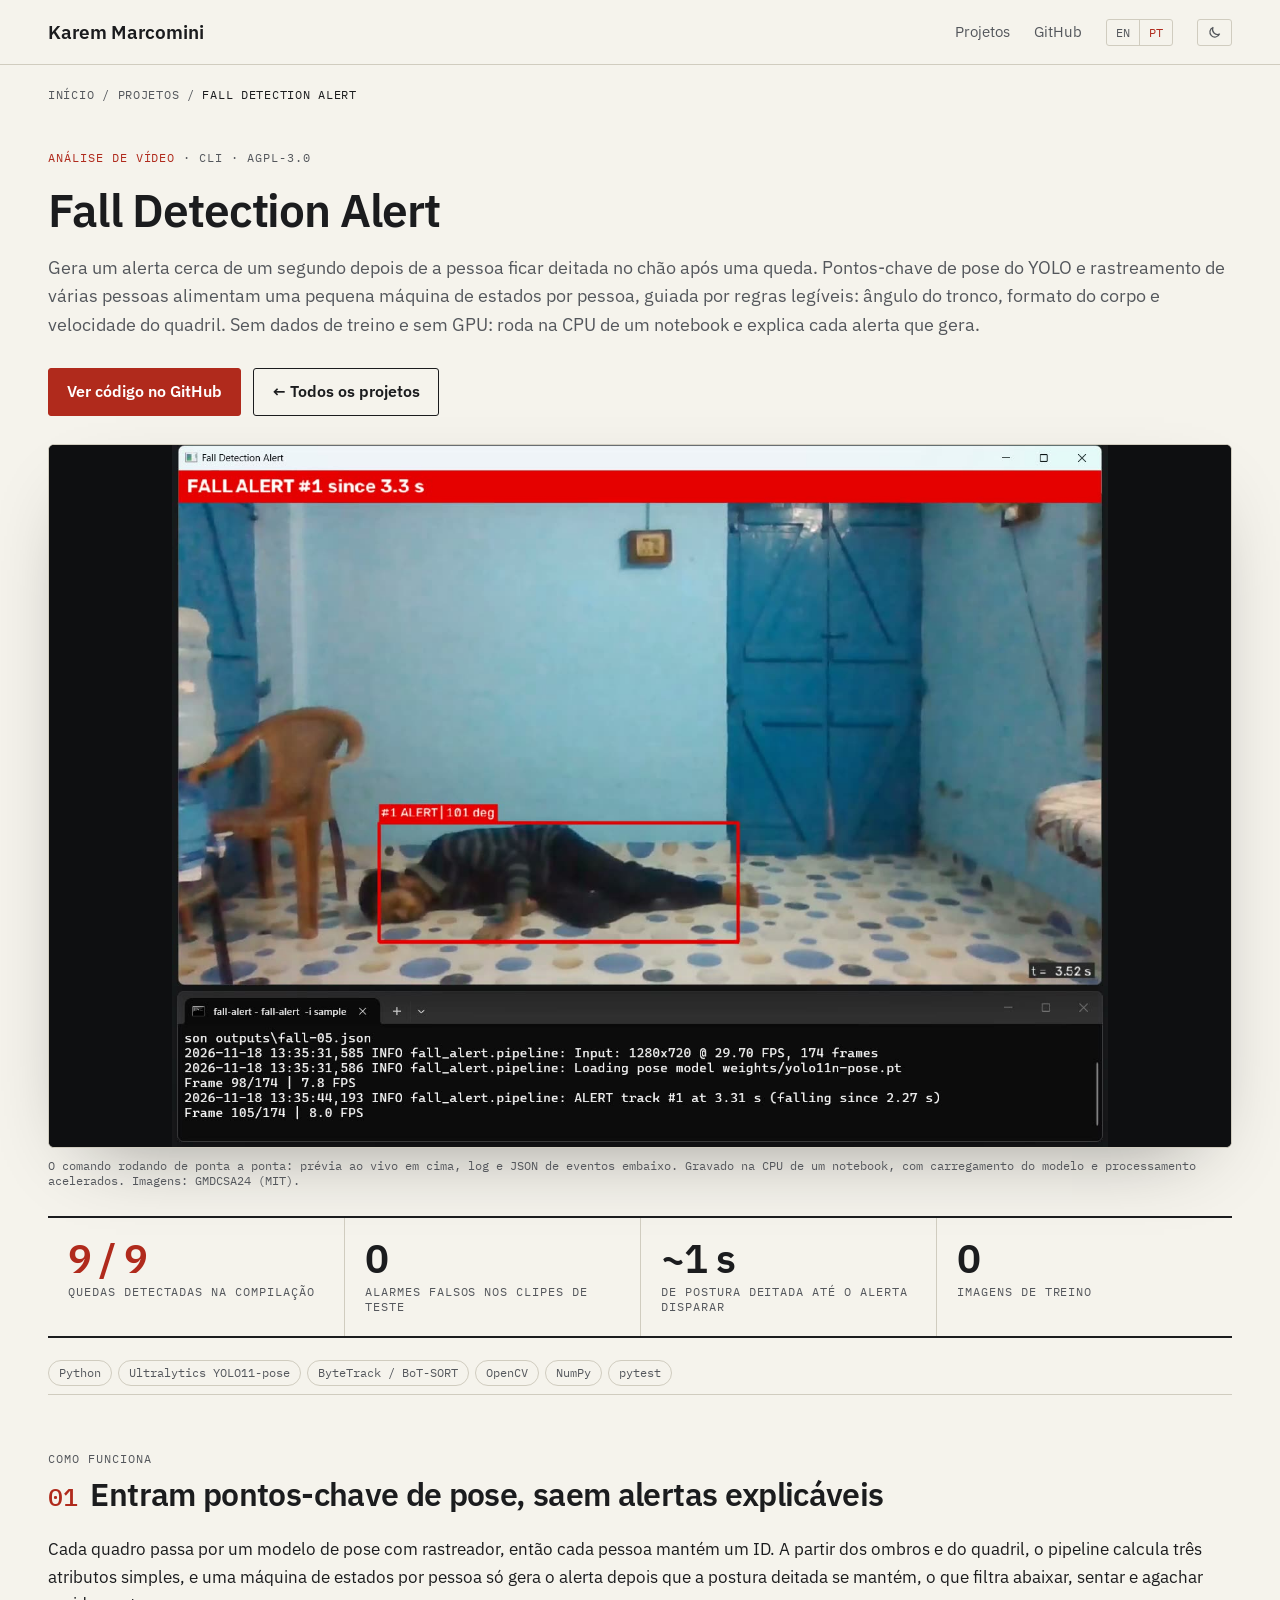
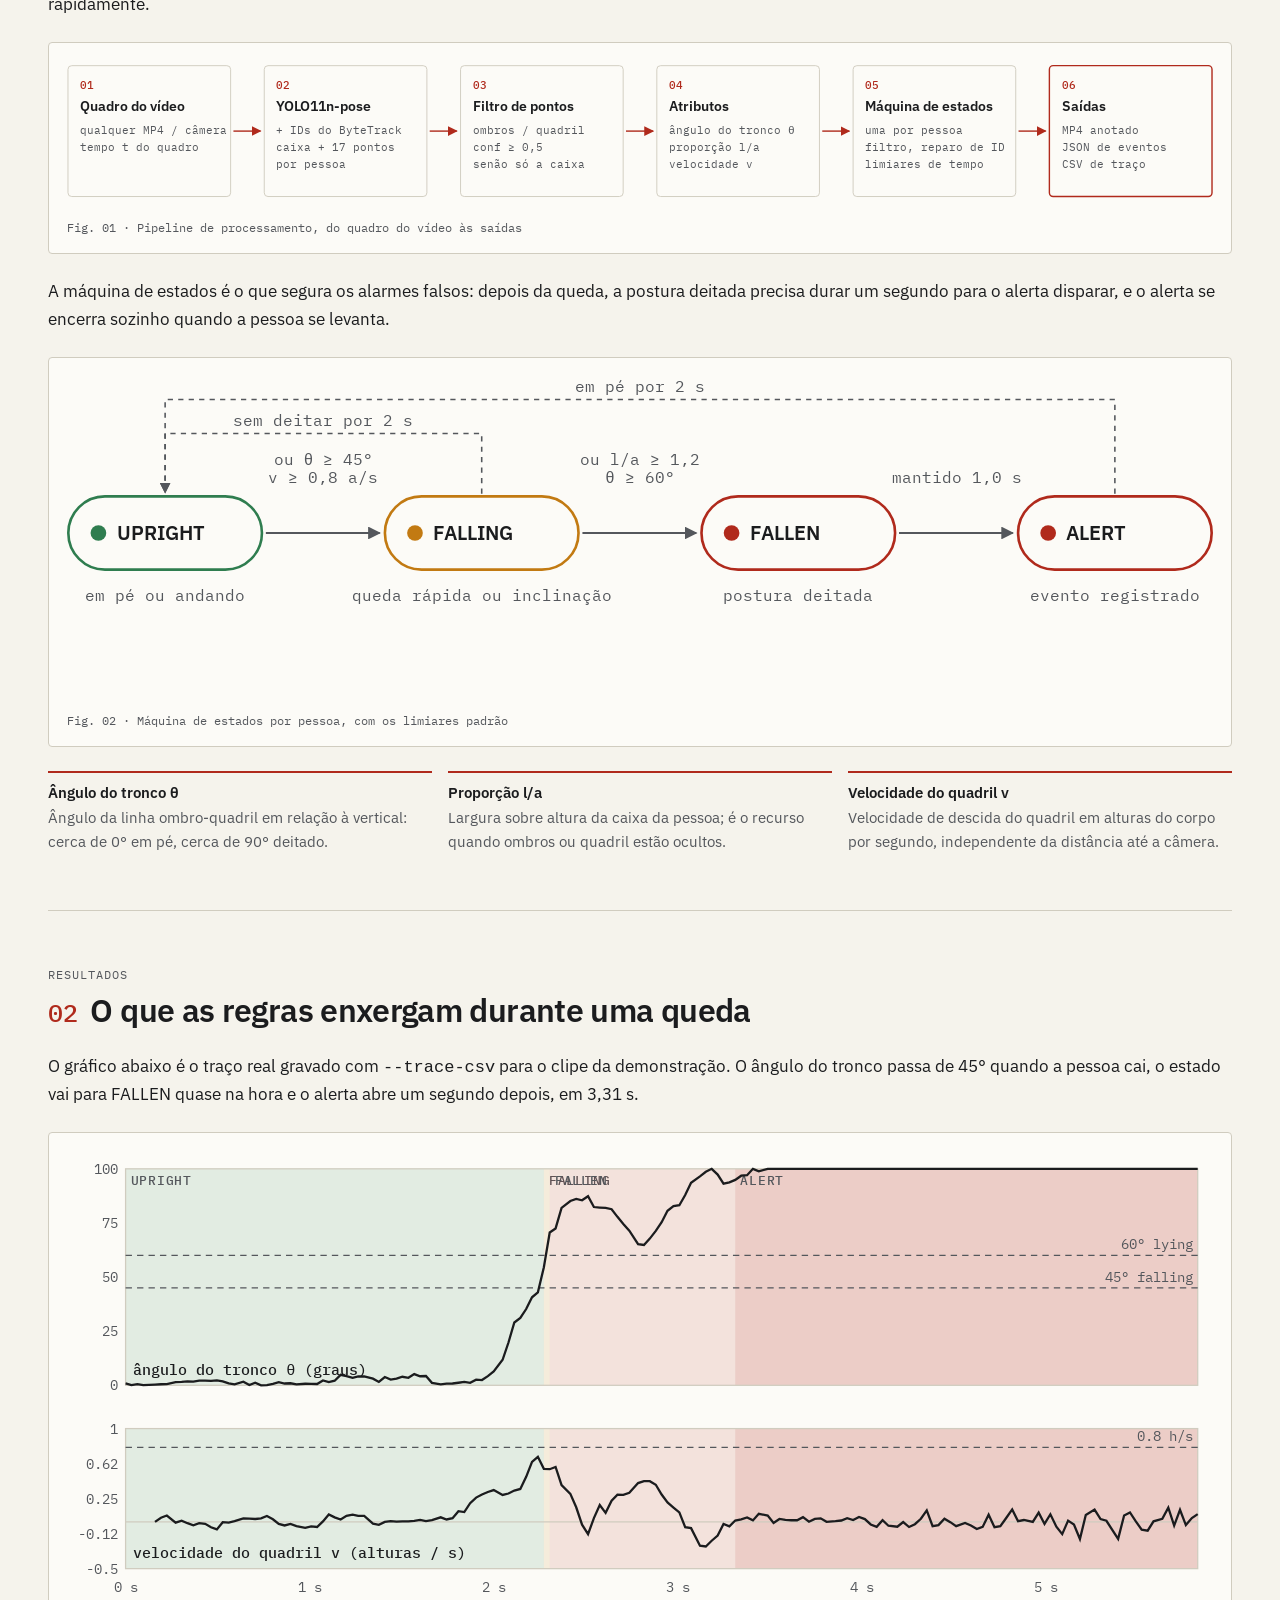
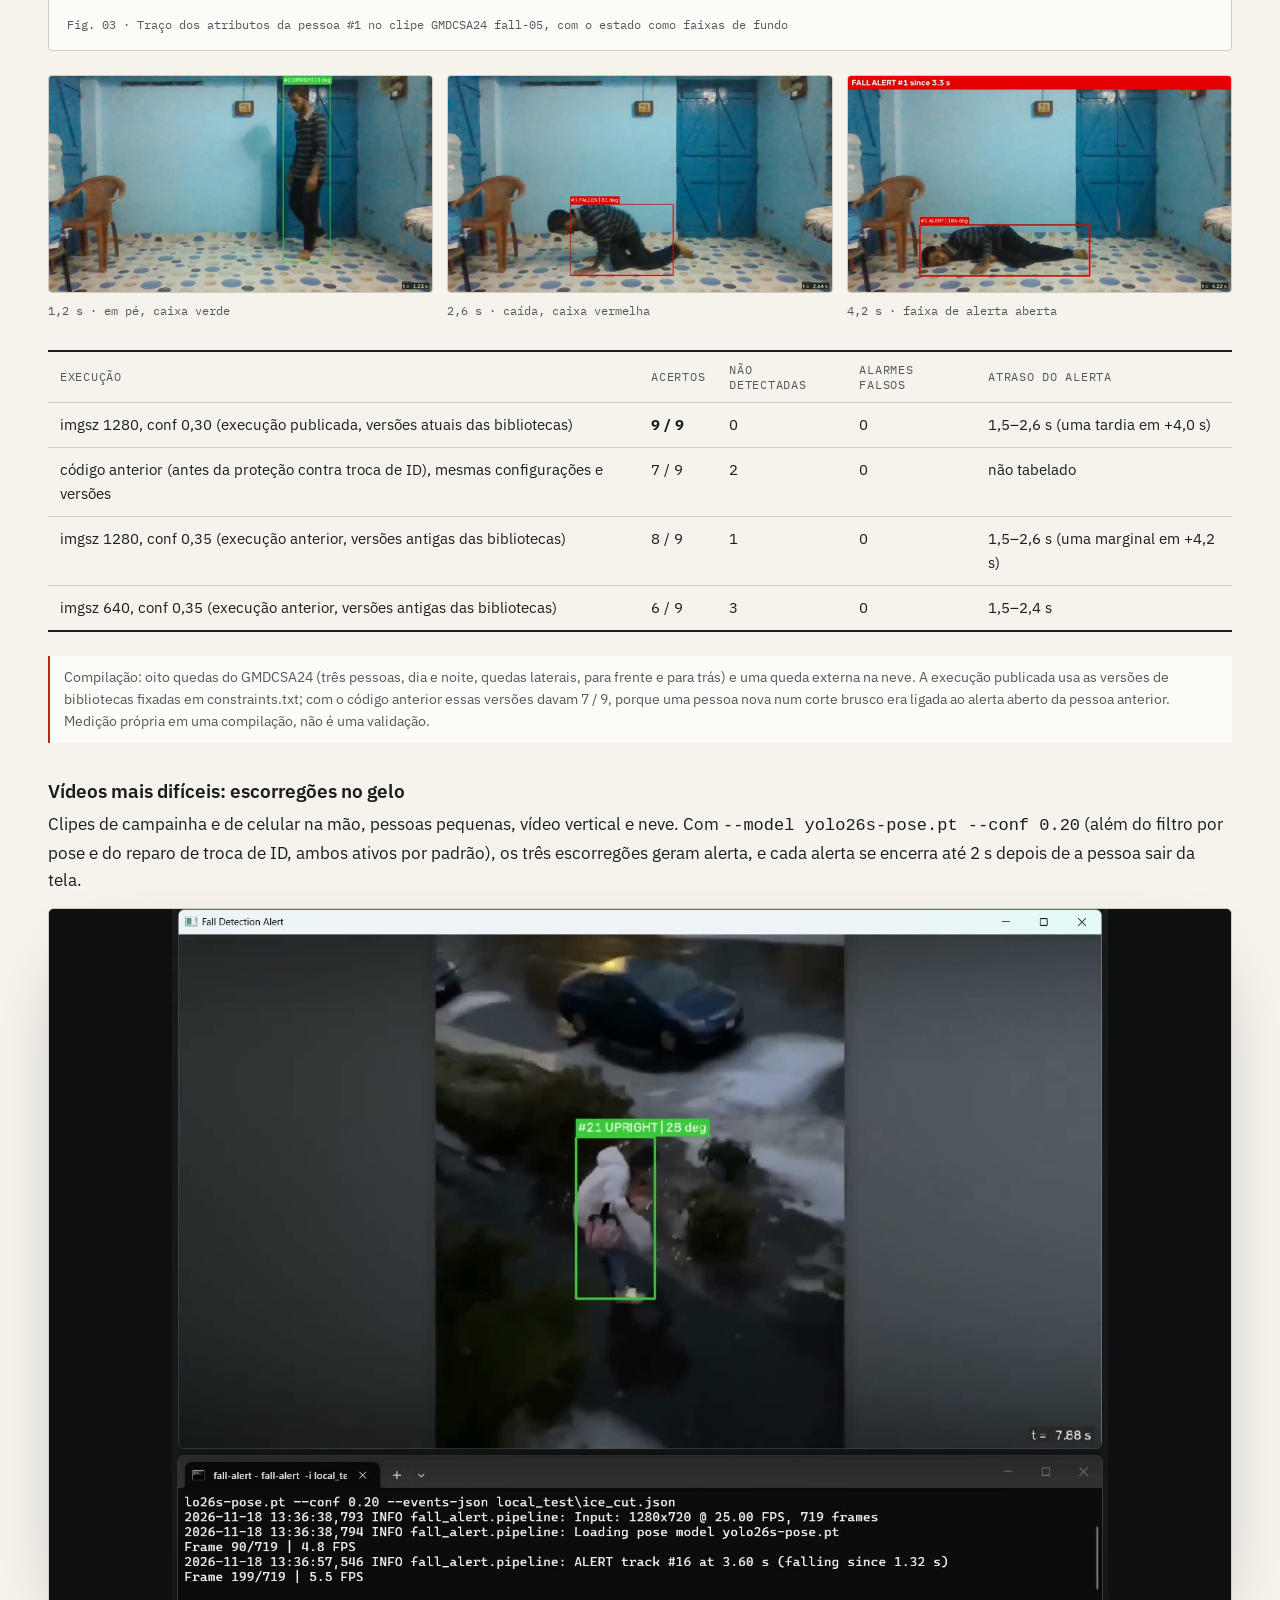
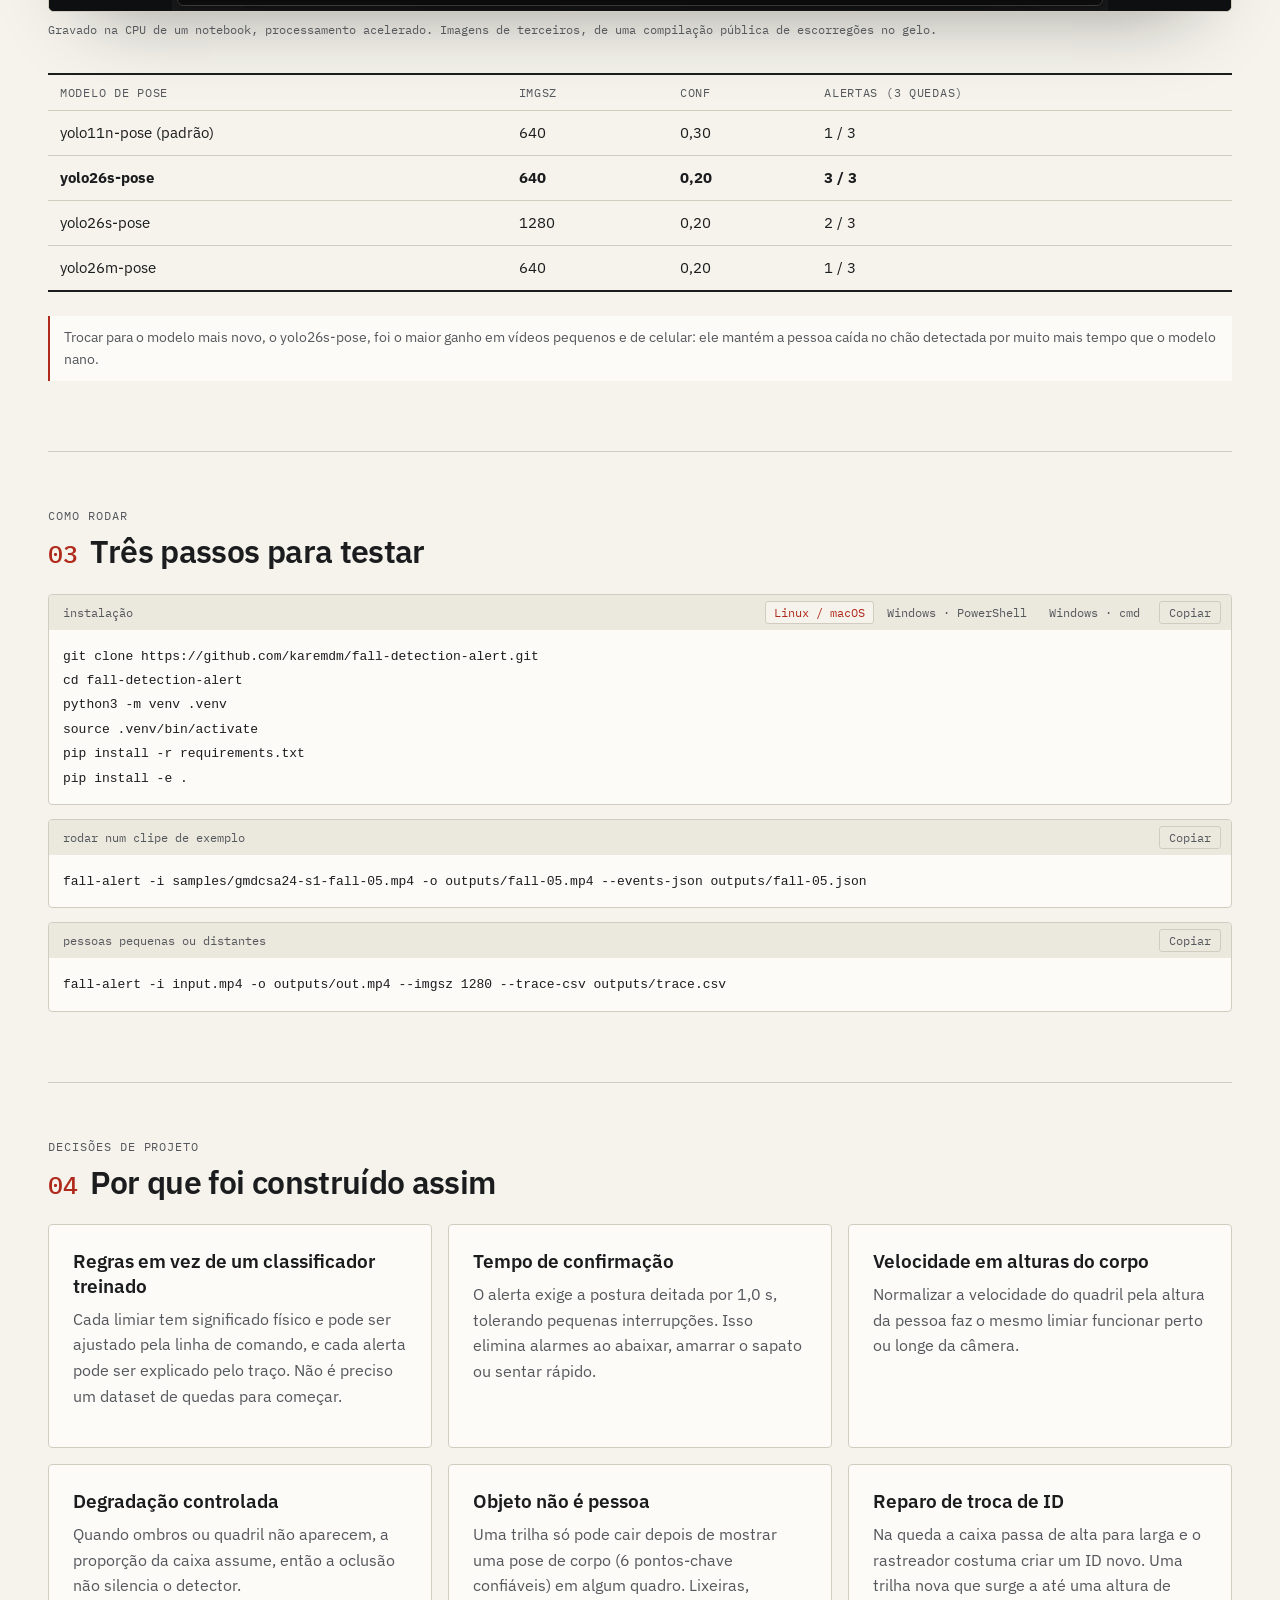
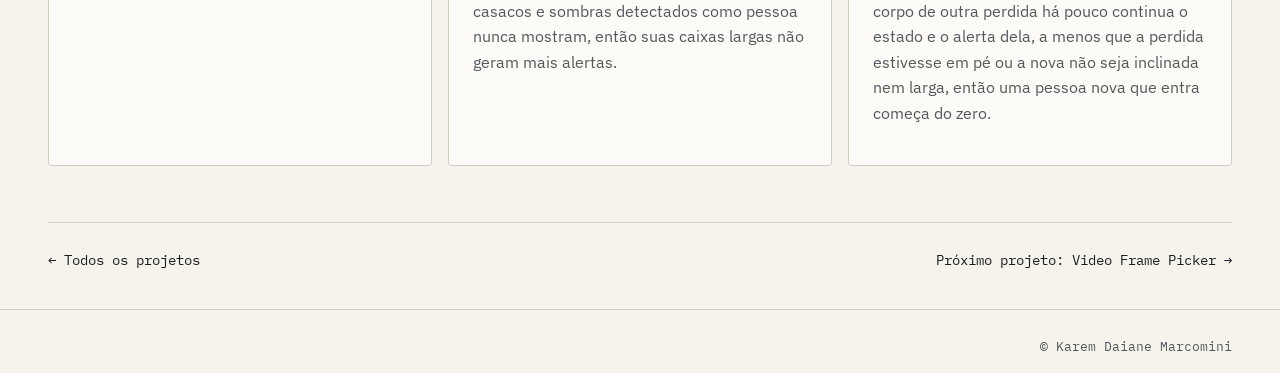
<file: pt/projects/fall-detection-alert/index.html>
<!doctype html>
<html lang="pt-BR">
<head>
<meta charset="utf-8">
<meta name="viewport" content="width=device-width, initial-scale=1">
<meta name="theme-color" content="#f5f3ec">
<title>Fall Detection Alert | Karem Marcomini</title>
<meta name="description" content="Detecção de quedas por regras sobre os pontos-chave de pose do YOLO, com rastreamento de várias pessoas e máquina de estados por pessoa. Sem treino, roda em CPU.">
<meta property="og:type" content="article">
<meta property="og:title" content="Fall Detection Alert | Karem Marcomini">
<meta property="og:description" content="Detecção de quedas por regras sobre os pontos-chave de pose do YOLO, com rastreamento de várias pessoas e máquina de estados por pessoa. Sem treino, roda em CPU.">
<meta property="og:url" content="https://karemdm.github.io/pt/projects/fall-detection-alert/">
<meta property="og:image" content="https://karemdm.github.io/assets/projects/fall-detection-alert/poster.jpg">
<link rel="alternate" hreflang="en" href="https://karemdm.github.io/projects/fall-detection-alert/">
<link rel="alternate" hreflang="pt-BR" href="https://karemdm.github.io/pt/projects/fall-detection-alert/">
<link rel="icon" href="https://avatars.githubusercontent.com/u/72208245?v=4">
<link rel="preconnect" href="https://fonts.googleapis.com">
<link rel="preconnect" href="https://fonts.gstatic.com" crossorigin>
<link href="https://fonts.googleapis.com/css2?family=IBM+Plex+Mono:wght@400;500&family=IBM+Plex+Sans:wght@400;500;600&display=swap" rel="stylesheet">
<script>
(function(){var c='light';try{c=localStorage.getItem('kdm.theme')==='dark'?'dark':'light'}catch(e){}
document.documentElement.dataset.theme=c;})();
</script>
<link rel="stylesheet" href="../../../assets/site.css">
<link rel="stylesheet" href="../../../assets/project.css">
</head>
<body>
<header class="site-header">
  <div class="container">
    <a class="brand" href="../../../pt/">Karem Marcomini</a>
    <nav class="primary" aria-label="Primary">
      <a href="../../../pt/#projects">Projetos</a>
      <a href="https://github.com/karemdm/fall-detection-alert" rel="noopener">GitHub</a>
    </nav>
    <div class="lang-switch"><a href="../../../projects/fall-detection-alert/" lang="en" hreflang="en">EN</a><a href="./" aria-current="page" lang="pt-BR">PT</a></div>
    <div class="theme-switch" role="group" aria-label="Tema de cores">
      <button type="button" data-choice="light" aria-label="Tema claro" title="Tema claro"><svg viewBox="0 0 24 24" width="15" height="15" aria-hidden="true" fill="none" stroke="currentColor" stroke-width="2" stroke-linecap="round"><circle cx="12" cy="12" r="4"/><path d="M12 2v2M12 20v2M4.9 4.9l1.4 1.4M17.7 17.7l1.4 1.4M2 12h2M20 12h2M4.9 19.1l1.4-1.4M17.7 6.3l1.4-1.4"/></svg></button>
      <button type="button" data-choice="dark" aria-label="Tema escuro" title="Tema escuro"><svg viewBox="0 0 24 24" width="15" height="15" aria-hidden="true" fill="none" stroke="currentColor" stroke-width="2" stroke-linejoin="round"><path d="M20 14.5A8 8 0 0 1 9.5 4a8 8 0 1 0 10.5 10.5z"/></svg></button>
    </div>
  </div>
</header>
<main class="container project">
  <nav class="crumbs" aria-label="Breadcrumb"><a href="../../../pt/">Início</a> / <a href="../../../pt/#projects">Projetos</a> / <span>Fall Detection Alert</span></nav>
  <div class="p-hero">
    <p class="meta"><span>Análise de vídeo</span><span>CLI</span><span>AGPL-3.0</span></p>
    <h1>Fall Detection Alert</h1>
    <p class="lede">Gera um alerta cerca de um segundo depois de a pessoa ficar deitada no chão após uma queda. Pontos-chave de pose do YOLO e rastreamento de várias pessoas alimentam uma pequena máquina de estados por pessoa, guiada por regras legíveis: ângulo do tronco, formato do corpo e velocidade do quadril. Sem dados de treino e sem GPU: roda na CPU de um notebook e explica cada alerta que gera.</p>
    <div class="btns"><a class="button button-primary" href="https://github.com/karemdm/fall-detection-alert" rel="noopener">Ver código no GitHub</a><a class="button" href="../../../pt/#projects">← Todos os projetos</a></div>
  </div>
  <figure class="demo"><div class="demo-frame"><video src="../../../assets/projects/fall-detection-alert/demo.mp4" poster="../../../assets/projects/fall-detection-alert/poster.jpg" autoplay muted loop playsinline preload="metadata" aria-label="Gravação de tela: o comando fall-alert roda no terminal enquanto a janela de prévia mostra uma pessoa andando, caindo e a faixa vermelha FALL ALERT."></video></div><figcaption>O comando rodando de ponta a ponta: prévia ao vivo em cima, log e JSON de eventos embaixo. Gravado na CPU de um notebook, com carregamento do modelo e processamento acelerados. Imagens: GMDCSA24 (MIT).</figcaption></figure>
  <dl class="stats"><div><dt>quedas detectadas na compilação</dt><dd>9 / 9</dd></div><div><dt>alarmes falsos nos clipes de teste</dt><dd>0</dd></div><div><dt>de postura deitada até o alerta disparar</dt><dd>~1 s</dd></div><div><dt>imagens de treino</dt><dd>0</dd></div></dl>
  <ul class="chips p-stack" aria-label="Stack"><li>Python</li><li>Ultralytics YOLO11-pose</li><li>ByteTrack / BoT-SORT</li><li>OpenCV</li><li>NumPy</li><li>pytest</li></ul>
  <section class="section" id="s1"><div class="section-label">Como funciona</div><div>
<h2><span class="sec-n">01</span>Entram pontos-chave de pose, saem alertas explicáveis</h2>
<p>Cada quadro passa por um modelo de pose com rastreador, então cada pessoa mantém um ID. A partir dos ombros e do quadril, o pipeline calcula três atributos simples, e uma máquina de estados por pessoa só gera o alerta depois que a postura deitada se mantém, o que filtra abaixar, sentar e agachar rapidamente.</p>
<figure class="fig"><div class="scroll-x"><svg class="diagram" viewBox="0 0 1226 160" role="img" aria-label="Pipeline de processamento, do quadro do vídeo às saídas">
<defs><marker id="ah" viewBox="0 0 10 10" refX="9" refY="5" markerWidth="7" markerHeight="7" orient="auto"><path d="M0,0 L10,5 L0,10 z" fill="var(--accent)"/></marker></defs>
<rect x="1" y="5" width="174" height="140" rx="4" fill="var(--surface)" stroke="var(--line)" stroke-width="1"/>
<text x="14" y="30" class="d-num">01</text>
<text x="14" y="54" class="d-title">Quadro do vídeo</text>
<text x="14" y="78" class="d-text">qualquer MP4 / câmera</text>
<text x="14" y="96" class="d-text">tempo t do quadro</text>
<line x1="178" y1="75" x2="207" y2="75" stroke="var(--accent)" stroke-width="1.5" marker-end="url(#ah)"/>
<rect x="211" y="5" width="174" height="140" rx="4" fill="var(--surface)" stroke="var(--line)" stroke-width="1"/>
<text x="224" y="30" class="d-num">02</text>
<text x="224" y="54" class="d-title">YOLO11n-pose</text>
<text x="224" y="78" class="d-text">+ IDs do ByteTrack</text>
<text x="224" y="96" class="d-text">caixa + 17 pontos</text>
<text x="224" y="114" class="d-text">por pessoa</text>
<line x1="388" y1="75" x2="417" y2="75" stroke="var(--accent)" stroke-width="1.5" marker-end="url(#ah)"/>
<rect x="421" y="5" width="174" height="140" rx="4" fill="var(--surface)" stroke="var(--line)" stroke-width="1"/>
<text x="434" y="30" class="d-num">03</text>
<text x="434" y="54" class="d-title">Filtro de pontos</text>
<text x="434" y="78" class="d-text">ombros / quadril</text>
<text x="434" y="96" class="d-text">conf ≥ 0,5</text>
<text x="434" y="114" class="d-text">senão só a caixa</text>
<line x1="598" y1="75" x2="627" y2="75" stroke="var(--accent)" stroke-width="1.5" marker-end="url(#ah)"/>
<rect x="631" y="5" width="174" height="140" rx="4" fill="var(--surface)" stroke="var(--line)" stroke-width="1"/>
<text x="644" y="30" class="d-num">04</text>
<text x="644" y="54" class="d-title">Atributos</text>
<text x="644" y="78" class="d-text">ângulo do tronco θ</text>
<text x="644" y="96" class="d-text">proporção l/a</text>
<text x="644" y="114" class="d-text">velocidade v</text>
<line x1="808" y1="75" x2="837" y2="75" stroke="var(--accent)" stroke-width="1.5" marker-end="url(#ah)"/>
<rect x="841" y="5" width="174" height="140" rx="4" fill="var(--surface)" stroke="var(--line)" stroke-width="1"/>
<text x="854" y="30" class="d-num">05</text>
<text x="854" y="54" class="d-title">Máquina de estados</text>
<text x="854" y="78" class="d-text">uma por pessoa</text>
<text x="854" y="96" class="d-text">filtro, reparo de ID</text>
<text x="854" y="114" class="d-text">limiares de tempo</text>
<line x1="1018" y1="75" x2="1047" y2="75" stroke="var(--accent)" stroke-width="1.5" marker-end="url(#ah)"/>
<rect x="1051" y="5" width="174" height="140" rx="4" fill="var(--surface)" stroke="var(--accent)" stroke-width="1.5"/>
<text x="1064" y="30" class="d-num">06</text>
<text x="1064" y="54" class="d-title">Saídas</text>
<text x="1064" y="78" class="d-text">MP4 anotado</text>
<text x="1064" y="96" class="d-text">JSON de eventos</text>
<text x="1064" y="114" class="d-text">CSV de traço</text>
</svg></div><figcaption>Fig. 01 · Pipeline de processamento, do quadro do vídeo às saídas</figcaption></figure>
<p>A máquina de estados é o que segura os alarmes falsos: depois da queda, a postura deitada precisa durar um segundo para o alerta disparar, e o alerta se encerra sozinho quando a pessoa se levanta.</p>
<figure class="fig"><div class="scroll-x"><svg class="diagram" viewBox="0 0 876 250" role="img" aria-label="Máquina de estados por pessoa, com os limiares padrão">
<defs><marker id="sh" viewBox="0 0 10 10" refX="9" refY="5" markerWidth="7" markerHeight="7" orient="auto"><path d="M0,0 L10,5 L0,10 z" fill="var(--muted)"/></marker></defs>
<rect x="1" y="92" width="148" height="56" rx="28" fill="var(--surface)" stroke="var(--ok)" stroke-width="2"/>
<circle cx="24" cy="120" r="6" fill="var(--ok)"/>
<text x="38" y="125" class="d-title">UPRIGHT</text>
<text x="75" y="172" class="d-text" text-anchor="middle">em pé ou andando</text>
<rect x="243" y="92" width="148" height="56" rx="28" fill="var(--surface)" stroke="var(--warn)" stroke-width="2"/>
<circle cx="266" cy="120" r="6" fill="var(--warn)"/>
<text x="280" y="125" class="d-title">FALLING</text>
<text x="317" y="172" class="d-text" text-anchor="middle">queda rápida ou inclinação</text>
<rect x="485" y="92" width="148" height="56" rx="28" fill="var(--surface)" stroke="var(--accent)" stroke-width="2"/>
<circle cx="508" cy="120" r="6" fill="var(--accent)"/>
<text x="522" y="125" class="d-title">FALLEN</text>
<text x="559" y="172" class="d-text" text-anchor="middle">postura deitada</text>
<rect x="727" y="92" width="148" height="56" rx="28" fill="var(--surface)" stroke="var(--accent)" stroke-width="2"/>
<circle cx="750" cy="120" r="6" fill="var(--accent)"/>
<text x="764" y="125" class="d-title">ALERT</text>
<text x="801" y="172" class="d-text" text-anchor="middle">evento registrado</text>
<line x1="152" y1="120" x2="239" y2="120" stroke="var(--muted)" stroke-width="1.4" marker-end="url(#sh)"/>
<text x="196" y="82" class="d-edge" text-anchor="middle">v ≥ 0,8 a/s</text>
<text x="196" y="68" class="d-edge" text-anchor="middle">ou θ ≥ 45°</text>
<line x1="394" y1="120" x2="481" y2="120" stroke="var(--muted)" stroke-width="1.4" marker-end="url(#sh)"/>
<text x="438" y="82" class="d-edge" text-anchor="middle">θ ≥ 60°</text>
<text x="438" y="68" class="d-edge" text-anchor="middle">ou l/a ≥ 1,2</text>
<line x1="636" y1="120" x2="723" y2="120" stroke="var(--muted)" stroke-width="1.4" marker-end="url(#sh)"/>
<text x="680" y="82" class="d-edge" text-anchor="middle">mantido 1,0 s</text>
<path d="M317 90 V44 H75 V89" fill="none" stroke="var(--muted)" stroke-dasharray="4 4" stroke-width="1.2" marker-end="url(#sh)"/>
<text x="196" y="38" class="d-edge" text-anchor="middle">sem deitar por 2 s</text>
<path d="M801 90 V18 H75 V89" fill="none" stroke="var(--muted)" stroke-dasharray="4 4" stroke-width="1.2" marker-end="url(#sh)"/>
<text x="438" y="12" class="d-edge" text-anchor="middle">em pé por 2 s</text>
</svg></div><figcaption>Fig. 02 · Máquina de estados por pessoa, com os limiares padrão</figcaption></figure>
<dl class="defs"><div><dt>Ângulo do tronco θ</dt><dd>Ângulo da linha ombro-quadril em relação à vertical: cerca de 0° em pé, cerca de 90° deitado.</dd></div><div><dt>Proporção l/a</dt><dd>Largura sobre altura da caixa da pessoa; é o recurso quando ombros ou quadril estão ocultos.</dd></div><div><dt>Velocidade do quadril v</dt><dd>Velocidade de descida do quadril em alturas do corpo por segundo, independente da distância até a câmera.</dd></div></dl>

</div></section><section class="section" id="s2"><div class="section-label">Resultados</div><div>
<h2><span class="sec-n">02</span>O que as regras enxergam durante uma queda</h2>
<p>O gráfico abaixo é o traço real gravado com <code>--trace-csv</code> para o clipe da demonstração. O ângulo do tronco passa de 45° quando a pessoa cai, o estado vai para FALLEN quase na hora e o alerta abre um segundo depois, em 3,31 s.</p>
<figure class="fig"><svg class="chart" viewBox="0 0 900 358" role="img" aria-label="Traço dos atributos da pessoa #1 no clipe GMDCSA24 fall-05, com o estado como faixas de fundo">
<rect x="46.0" y="14" width="328.5" height="170" fill="var(--ok)" opacity=".12"/>
<rect x="46.0" y="218" width="328.5" height="110" fill="var(--ok)" opacity=".12"/>
<text x="50.0" y="27" class="c-band">UPRIGHT</text>
<rect x="374.5" y="14" width="4.6" height="170" fill="var(--warn)" opacity=".12"/>
<rect x="374.5" y="218" width="4.6" height="110" fill="var(--warn)" opacity=".12"/>
<text x="378.5" y="27" class="c-band">FALLING</text>
<rect x="379.1" y="14" width="145.7" height="170" fill="var(--accent)" opacity=".12"/>
<rect x="379.1" y="218" width="145.7" height="110" fill="var(--accent)" opacity=".12"/>
<text x="383.1" y="27" class="c-band">FALLEN</text>
<rect x="524.8" y="14" width="363.2" height="170" fill="var(--accent)" opacity=".22"/>
<rect x="524.8" y="218" width="363.2" height="110" fill="var(--accent)" opacity=".22"/>
<text x="528.8" y="27" class="c-band">ALERT</text>
<rect x="46" y="14" width="842" height="170" fill="none" stroke="var(--line)"/>
<text x="40" y="188.0" class="c-axis" text-anchor="end">0</text>
<text x="40" y="145.5" class="c-axis" text-anchor="end">25</text>
<text x="40" y="103.0" class="c-axis" text-anchor="end">50</text>
<text x="40" y="60.5" class="c-axis" text-anchor="end">75</text>
<text x="40" y="18.0" class="c-axis" text-anchor="end">100</text>
<line x1="46" x2="888" y1="107.5" y2="107.5" stroke="var(--muted)" stroke-dasharray="5 4"/>
<text x="884" y="102.5" class="c-axis" text-anchor="end">45° falling</text>
<line x1="46" x2="888" y1="82.0" y2="82.0" stroke="var(--muted)" stroke-dasharray="5 4"/>
<text x="884" y="77.0" class="c-axis" text-anchor="end">60° lying</text>
<polyline points="46.0,182.5 50.6,183.8 55.3,183.1 59.9,183.9 69.1,183.5 73.8,183.2 78.4,183.1 85.3,181.5 90.0,181.3 94.6,181.0 99.2,181.1 103.8,180.3 108.5,180.4 113.1,180.6 117.7,180.2 122.3,180.9 127.0,182.5 131.6,183.3 138.5,181.2 143.2,183.8 147.8,182.0 152.4,184.0 157.0,183.8 161.7,182.9 166.3,181.5 170.9,182.6 175.5,182.4 180.2,183.3 187.1,182.8 191.7,182.9 196.4,183.0 201.0,180.2 205.6,181.5 210.2,180.4 214.9,175.8 219.5,176.8 224.3,178.2 228.7,177.1 233.4,177.1 240.3,178.8 244.9,181.4 249.6,177.5 254.2,179.5 258.8,178.8 263.4,177.3 268.1,178.1 272.7,175.2 277.3,176.9 281.9,176.7 286.6,182.1 293.5,183.3 298.1,182.7 302.8,182.6 307.4,182.0 312.0,181.4 316.6,182.1 321.3,179.6 325.9,179.9 330.5,176.8 335.1,173.1 342.1,164.0 346.7,150.4 351.3,134.7 356.0,131.1 360.6,124.1 365.2,114.9 369.8,111.0 374.5,91.3 379.1,64.0 383.7,60.8 388.4,44.7 395.3,39.3 399.9,37.7 404.5,38.7 409.2,35.5 413.8,44.0 418.4,44.4 423.0,44.7 427.7,45.7 432.3,51.7 436.9,57.3 441.6,62.6 448.5,73.2 453.1,73.8 457.7,68.8 462.4,62.7 467.0,55.9 471.6,47.0 476.3,43.3 480.9,42.6 485.5,34.6 490.1,24.9 497.1,19.9 501.7,16.3 506.3,14.0 511.0,18.5 515.6,25.6 520.2,24.6 524.8,22.7 529.5,19.4 534.1,19.0 538.7,14.0 543.3,15.9 550.3,14.0 554.9,14.0 559.5,14.0 564.2,14.0 568.8,14.0 573.4,14.0 578.0,14.0 582.7,14.0 587.3,14.0 591.9,14.0 596.5,14.0 603.5,14.0 608.1,14.0 612.7,14.0 617.4,14.0 622.0,14.0 626.6,14.0 631.2,14.0 635.9,14.0 640.5,14.0 645.1,14.0 652.1,14.0 656.7,14.0 661.3,14.0 665.9,14.0 670.6,14.0 675.2,14.0 679.8,14.0 684.4,14.0 689.1,14.0 693.7,14.0 698.3,14.0 705.3,14.0 709.9,14.0 714.5,14.0 719.1,14.0 723.8,14.0 728.4,14.0 733.0,14.0 737.6,14.0 742.3,14.0 746.9,14.0 751.5,14.0 758.5,14.0 763.1,14.0 767.7,14.0 772.3,14.0 777.0,14.0 781.6,14.0 786.2,14.0 790.8,14.0 795.5,14.0 800.1,14.0 807.0,14.0 811.7,14.0 816.3,14.0 820.9,14.0 825.5,14.0 830.2,14.0 834.8,14.0 839.4,14.0 844.0,14.0 848.7,14.0 853.3,14.0 860.2,14.0 864.9,14.0 869.5,14.0 874.1,14.0 878.7,14.0 883.4,14.0 888.0,14.0" fill="none" stroke="var(--text)" stroke-width="1.8"/>
<text x="52" y="176" class="c-label">ângulo do tronco θ (graus)</text>
<rect x="46" y="218" width="842" height="110" fill="none" stroke="var(--line)"/>
<line x1="46" x2="888" y1="291.3" y2="291.3" stroke="var(--line)"/>
<text x="40" y="332.0" class="c-axis" text-anchor="end">-0.5</text>
<text x="40" y="304.5" class="c-axis" text-anchor="end">-0.12</text>
<text x="40" y="277.0" class="c-axis" text-anchor="end">0.25</text>
<text x="40" y="249.5" class="c-axis" text-anchor="end">0.62</text>
<text x="40" y="222.0" class="c-axis" text-anchor="end">1</text>
<line x1="46" x2="888" y1="232.7" y2="232.7" stroke="var(--muted)" stroke-dasharray="5 4"/>
<text x="884" y="227.7" class="c-axis" text-anchor="end">0.8 h/s</text>
<polyline points="69.1,291.3 73.8,288.0 78.4,286.3 85.3,291.9 90.0,290.3 94.6,292.3 99.2,293.9 103.8,292.2 108.5,292.8 113.1,295.5 117.7,297.2 122.3,291.5 127.0,291.8 131.6,290.7 138.5,288.5 143.2,288.8 147.8,289.0 152.4,288.5 157.0,286.7 161.7,289.2 166.3,292.9 170.9,294.1 175.5,292.9 180.2,294.6 187.1,295.9 191.7,294.8 196.4,295.3 201.0,290.9 205.6,285.4 210.2,287.7 214.9,289.4 219.5,286.5 224.3,285.6 228.7,286.6 233.4,286.5 240.3,292.6 244.9,293.6 249.6,291.3 254.2,290.7 258.8,291.1 263.4,290.9 268.1,290.8 272.7,290.4 277.3,289.7 281.9,290.6 286.6,289.9 293.5,287.7 298.1,289.4 302.8,288.4 307.4,282.9 312.0,283.6 316.6,276.6 321.3,272.2 325.9,269.8 330.5,267.8 335.1,266.3 342.1,270.1 346.7,269.0 351.3,266.7 356.0,265.4 360.6,255.9 365.2,244.1 369.8,240.2 374.5,249.6 379.1,249.9 383.7,248.1 388.4,262.4 395.3,269.3 399.9,279.8 404.5,293.5 409.2,300.9 413.8,288.3 418.4,278.0 423.0,284.2 427.7,274.7 432.3,269.9 436.9,270.0 441.6,268.4 448.5,260.8 453.1,259.3 457.7,259.3 462.4,262.1 467.0,269.8 471.6,276.0 476.3,280.0 480.9,283.8 485.5,295.4 490.1,296.2 497.1,310.0 501.7,310.6 506.3,306.1 511.0,302.0 515.6,292.9 520.2,294.8 524.8,290.2 529.5,289.3 534.1,287.8 538.7,290.1 543.3,284.9 550.3,286.3 554.9,292.1 559.5,289.0 564.2,289.7 568.8,290.0 573.4,290.0 578.0,287.6 582.7,291.1 587.3,288.9 591.9,288.5 596.5,291.2 603.5,290.7 608.1,290.2 612.7,288.3 617.4,289.8 622.0,287.4 626.6,289.1 631.2,293.3 635.9,295.2 640.5,290.0 645.1,294.3 652.1,295.1 656.7,291.4 661.3,295.3 665.9,293.1 670.6,288.8 675.2,282.3 679.8,294.7 684.4,293.8 689.1,288.8 693.7,291.5 698.3,294.6 705.3,292.1 709.9,294.1 714.5,296.9 719.1,295.2 723.8,285.6 728.4,295.4 733.0,294.7 737.6,288.2 742.3,281.5 746.9,290.7 751.5,289.8 758.5,291.3 763.1,284.0 767.7,292.9 772.3,285.3 777.0,295.0 781.6,300.9 786.2,290.3 790.8,293.4 795.5,304.7 800.1,285.9 807.0,281.6 811.7,289.1 816.3,290.4 820.9,297.6 825.5,304.6 830.2,286.2 834.8,283.9 839.4,290.9 844.0,297.4 848.7,298.2 853.3,290.8 860.2,288.8 864.9,280.1 869.5,294.2 874.1,281.8 878.7,293.8 883.4,288.3 888.0,285.2" fill="none" stroke="var(--text)" stroke-width="1.8"/>
<text x="52" y="320" class="c-label">velocidade do quadril v (alturas / s)</text>
<text x="46.0" y="346" class="c-axis" text-anchor="middle">0 s</text>
<text x="190.6" y="346" class="c-axis" text-anchor="middle">1 s</text>
<text x="335.1" y="346" class="c-axis" text-anchor="middle">2 s</text>
<text x="479.7" y="346" class="c-axis" text-anchor="middle">3 s</text>
<text x="624.3" y="346" class="c-axis" text-anchor="middle">4 s</text>
<text x="768.9" y="346" class="c-axis" text-anchor="middle">5 s</text>
</svg><figcaption>Fig. 03 · Traço dos atributos da pessoa #1 no clipe GMDCSA24 fall-05, com o estado como faixas de fundo</figcaption></figure>
<div class="frames"><figure><img src="../../../assets/projects/fall-detection-alert/step-1.jpg" alt="1,2 s · em pé, caixa verde" loading="lazy" width="640" height="360"><figcaption>1,2 s · em pé, caixa verde</figcaption></figure><figure><img src="../../../assets/projects/fall-detection-alert/step-2.jpg" alt="2,6 s · caída, caixa vermelha" loading="lazy" width="640" height="360"><figcaption>2,6 s · caída, caixa vermelha</figcaption></figure><figure><img src="../../../assets/projects/fall-detection-alert/step-3.jpg" alt="4,2 s · faixa de alerta aberta" loading="lazy" width="640" height="360"><figcaption>4,2 s · faixa de alerta aberta</figcaption></figure></div>
<div class="scroll-x"><table class="data-table"><thead><tr><th>Execução</th><th>Acertos</th><th>Não detectadas</th><th>Alarmes falsos</th><th>Atraso do alerta</th></tr></thead><tbody><tr><td data-label="Execução">imgsz 1280, conf 0,30 (execução publicada, versões atuais das bibliotecas)</td><td data-label="Acertos"><b>9 / 9</b></td><td data-label="Não detectadas">0</td><td data-label="Alarmes falsos">0</td><td data-label="Atraso do alerta">1,5–2,6 s (uma tardia em +4,0 s)</td></tr><tr><td data-label="Execução">código anterior (antes da proteção contra troca de ID), mesmas configurações e versões</td><td data-label="Acertos">7 / 9</td><td data-label="Não detectadas">2</td><td data-label="Alarmes falsos">0</td><td data-label="Atraso do alerta">não tabelado</td></tr><tr><td data-label="Execução">imgsz 1280, conf 0,35 (execução anterior, versões antigas das bibliotecas)</td><td data-label="Acertos">8 / 9</td><td data-label="Não detectadas">1</td><td data-label="Alarmes falsos">0</td><td data-label="Atraso do alerta">1,5–2,6 s (uma marginal em +4,2 s)</td></tr><tr><td data-label="Execução">imgsz 640, conf 0,35 (execução anterior, versões antigas das bibliotecas)</td><td data-label="Acertos">6 / 9</td><td data-label="Não detectadas">3</td><td data-label="Alarmes falsos">0</td><td data-label="Atraso do alerta">1,5–2,4 s</td></tr></tbody></table></div>
<p class="note">Compilação: oito quedas do GMDCSA24 (três pessoas, dia e noite, quedas laterais, para frente e para trás) e uma queda externa na neve. A execução publicada usa as versões de bibliotecas fixadas em constraints.txt; com o código anterior essas versões davam 7 / 9, porque uma pessoa nova num corte brusco era ligada ao alerta aberto da pessoa anterior. Medição própria em uma compilação, não é uma validação.</p>
<h3 class="sub">Vídeos mais difíceis: escorregões no gelo</h3>
<p>Clipes de campainha e de celular na mão, pessoas pequenas, vídeo vertical e neve. Com <code>--model yolo26s-pose.pt --conf 0.20</code> (além do filtro por pose e do reparo de troca de ID, ambos ativos por padrão), os três escorregões geram alerta, e cada alerta se encerra até 2 s depois de a pessoa sair da tela.</p>
<figure class="demo"><div class="demo-frame"><video src="../../../assets/projects/fall-detection-alert/demo-ice.mp4" poster="../../../assets/projects/fall-detection-alert/demo-ice.jpg" muted loop playsinline preload="none" aria-label="Gravação de tela: fall-alert roda em três escorregões no gelo; cada queda recebe a faixa vermelha FALL ALERT."></video></div><figcaption>Gravado na CPU de um notebook, processamento acelerado. Imagens de terceiros, de uma compilação pública de escorregões no gelo.</figcaption></figure>
<div class="scroll-x"><table class="data-table"><thead><tr><th>Modelo de pose</th><th>imgsz</th><th>conf</th><th>Alertas (3 quedas)</th></tr></thead><tbody><tr><td data-label="Modelo de pose">yolo11n-pose (padrão)</td><td data-label="imgsz">640</td><td data-label="conf">0,30</td><td data-label="Alertas (3 quedas)">1 / 3</td></tr><tr><td data-label="Modelo de pose"><b>yolo26s-pose</b></td><td data-label="imgsz"><b>640</b></td><td data-label="conf"><b>0,20</b></td><td data-label="Alertas (3 quedas)"><b>3 / 3</b></td></tr><tr><td data-label="Modelo de pose">yolo26s-pose</td><td data-label="imgsz">1280</td><td data-label="conf">0,20</td><td data-label="Alertas (3 quedas)">2 / 3</td></tr><tr><td data-label="Modelo de pose">yolo26m-pose</td><td data-label="imgsz">640</td><td data-label="conf">0,20</td><td data-label="Alertas (3 quedas)">1 / 3</td></tr></tbody></table></div>
<p class="note">Trocar para o modelo mais novo, o yolo26s-pose, foi o maior ganho em vídeos pequenos e de celular: ele mantém a pessoa caída no chão detectada por muito mais tempo que o modelo nano.</p>

</div></section><section class="section" id="s3"><div class="section-label">Como rodar</div><div>
<h2><span class="sec-n">03</span>Três passos para testar</h2>
<div class="terminal" data-tabs><div class="terminal-bar"><span>instalação</span><span class="os-tabs" role="tablist"><button type="button" role="tab" aria-selected="true" data-tab="0">Linux / macOS</button><button type="button" role="tab" aria-selected="false" data-tab="1">Windows · PowerShell</button><button type="button" role="tab" aria-selected="false" data-tab="2">Windows · cmd</button></span><button type="button" class="copy" data-copy>Copiar</button></div><pre data-pane="0"><code>git clone https://github.com/karemdm/fall-detection-alert.git
cd fall-detection-alert
python3 -m venv .venv
source .venv/bin/activate
pip install -r requirements.txt
pip install -e .</code></pre><pre data-pane="1" hidden><code>git clone https://github.com/karemdm/fall-detection-alert.git
cd fall-detection-alert
python -m venv .venv
.venv\Scripts\Activate.ps1
pip install -r requirements.txt
pip install -e .</code></pre><pre data-pane="2" hidden><code>git clone https://github.com/karemdm/fall-detection-alert.git
cd fall-detection-alert
python -m venv .venv
.venv\Scripts\activate.bat
pip install -r requirements.txt
pip install -e .</code></pre></div><div class="terminal"><div class="terminal-bar"><span>rodar num clipe de exemplo</span><button type="button" class="copy" data-copy>Copiar</button></div><pre><code>fall-alert -i samples/gmdcsa24-s1-fall-05.mp4 -o outputs/fall-05.mp4 --events-json outputs/fall-05.json</code></pre></div><div class="terminal"><div class="terminal-bar"><span>pessoas pequenas ou distantes</span><button type="button" class="copy" data-copy>Copiar</button></div><pre><code>fall-alert -i input.mp4 -o outputs/out.mp4 --imgsz 1280 --trace-csv outputs/trace.csv</code></pre></div>
</div></section><section class="section" id="s4"><div class="section-label">Decisões de projeto</div><div>
<h2><span class="sec-n">04</span>Por que foi construído assim</h2>
<div class="grid"><article class="card"><h3>Regras em vez de um classificador treinado</h3><p>Cada limiar tem significado físico e pode ser ajustado pela linha de comando, e cada alerta pode ser explicado pelo traço. Não é preciso um dataset de quedas para começar.</p></article><article class="card"><h3>Tempo de confirmação</h3><p>O alerta exige a postura deitada por 1,0 s, tolerando pequenas interrupções. Isso elimina alarmes ao abaixar, amarrar o sapato ou sentar rápido.</p></article><article class="card"><h3>Velocidade em alturas do corpo</h3><p>Normalizar a velocidade do quadril pela altura da pessoa faz o mesmo limiar funcionar perto ou longe da câmera.</p></article><article class="card"><h3>Degradação controlada</h3><p>Quando ombros ou quadril não aparecem, a proporção da caixa assume, então a oclusão não silencia o detector.</p></article><article class="card"><h3>Objeto não é pessoa</h3><p>Uma trilha só pode cair depois de mostrar uma pose de corpo (6 pontos-chave confiáveis) em algum quadro. Lixeiras, casacos e sombras detectados como pessoa nunca mostram, então suas caixas largas não geram mais alertas.</p></article><article class="card"><h3>Reparo de troca de ID</h3><p>Na queda a caixa passa de alta para larga e o rastreador costuma criar um ID novo. Uma trilha nova que surge a até uma altura de corpo de outra perdida há pouco continua o estado e o alerta dela, a menos que a perdida estivesse em pé ou a nova não seja inclinada nem larga, então uma pessoa nova que entra começa do zero.</p></article></div>
</div></section>
  <nav class="next-project"><a href="../../../pt/#projects">← Todos os projetos</a><a href="../video-frame-picker/">Próximo projeto: Video Frame Picker →</a></nav>
</main>
<footer>
  <div class="container">
    <span>&copy; Karem Daiane Marcomini</span>
  </div>
</footer>
<script>
(function(){
  var root=document.documentElement,btns=document.querySelectorAll('.theme-switch button');
  function apply(c){root.dataset.theme=c;btns.forEach(function(b){b.setAttribute('aria-pressed',String(b.dataset.choice===c))})}
  btns.forEach(function(b){b.addEventListener('click',function(){try{localStorage.setItem('kdm.theme',b.dataset.choice)}catch(e){}apply(b.dataset.choice)})});
  apply(root.dataset.theme||'light');
  document.querySelectorAll('[data-copy]').forEach(function(b){b.addEventListener('click',function(){
    var code=b.closest('.terminal').querySelector('pre:not([hidden]) code').innerText;
    (navigator.clipboard?navigator.clipboard.writeText(code):Promise.reject()).then(function(){var t=b.textContent;b.textContent='Copiado';setTimeout(function(){b.textContent=t},1400)}).catch(function(){});
  })});
  document.querySelectorAll('[data-tabs]').forEach(function(box){box.querySelectorAll('[data-tab]').forEach(function(t){t.addEventListener('click',function(){
    box.querySelectorAll('[data-tab]').forEach(function(x){x.setAttribute('aria-selected',String(x===t))});
    box.querySelectorAll('[data-pane]').forEach(function(p){p.hidden=p.dataset.pane!==t.dataset.tab});
  })})});
  var io='IntersectionObserver' in window?new IntersectionObserver(function(es){es.forEach(function(e){
    if(e.target.tagName==='VIDEO'){e.isIntersecting?e.target.play().catch(function(){}):e.target.pause()}
    else if(e.isIntersecting){e.target.classList.add('is-seen');io.unobserve(e.target)}
  })},{threshold:.2}):null;
  document.querySelectorAll('video,.fig,.frames figure,.stats div').forEach(function(el){if(io){if(el.tagName!=='VIDEO')el.classList.add('reveal');io.observe(el)}});
})();
</script>
</body>
</html>
</file>
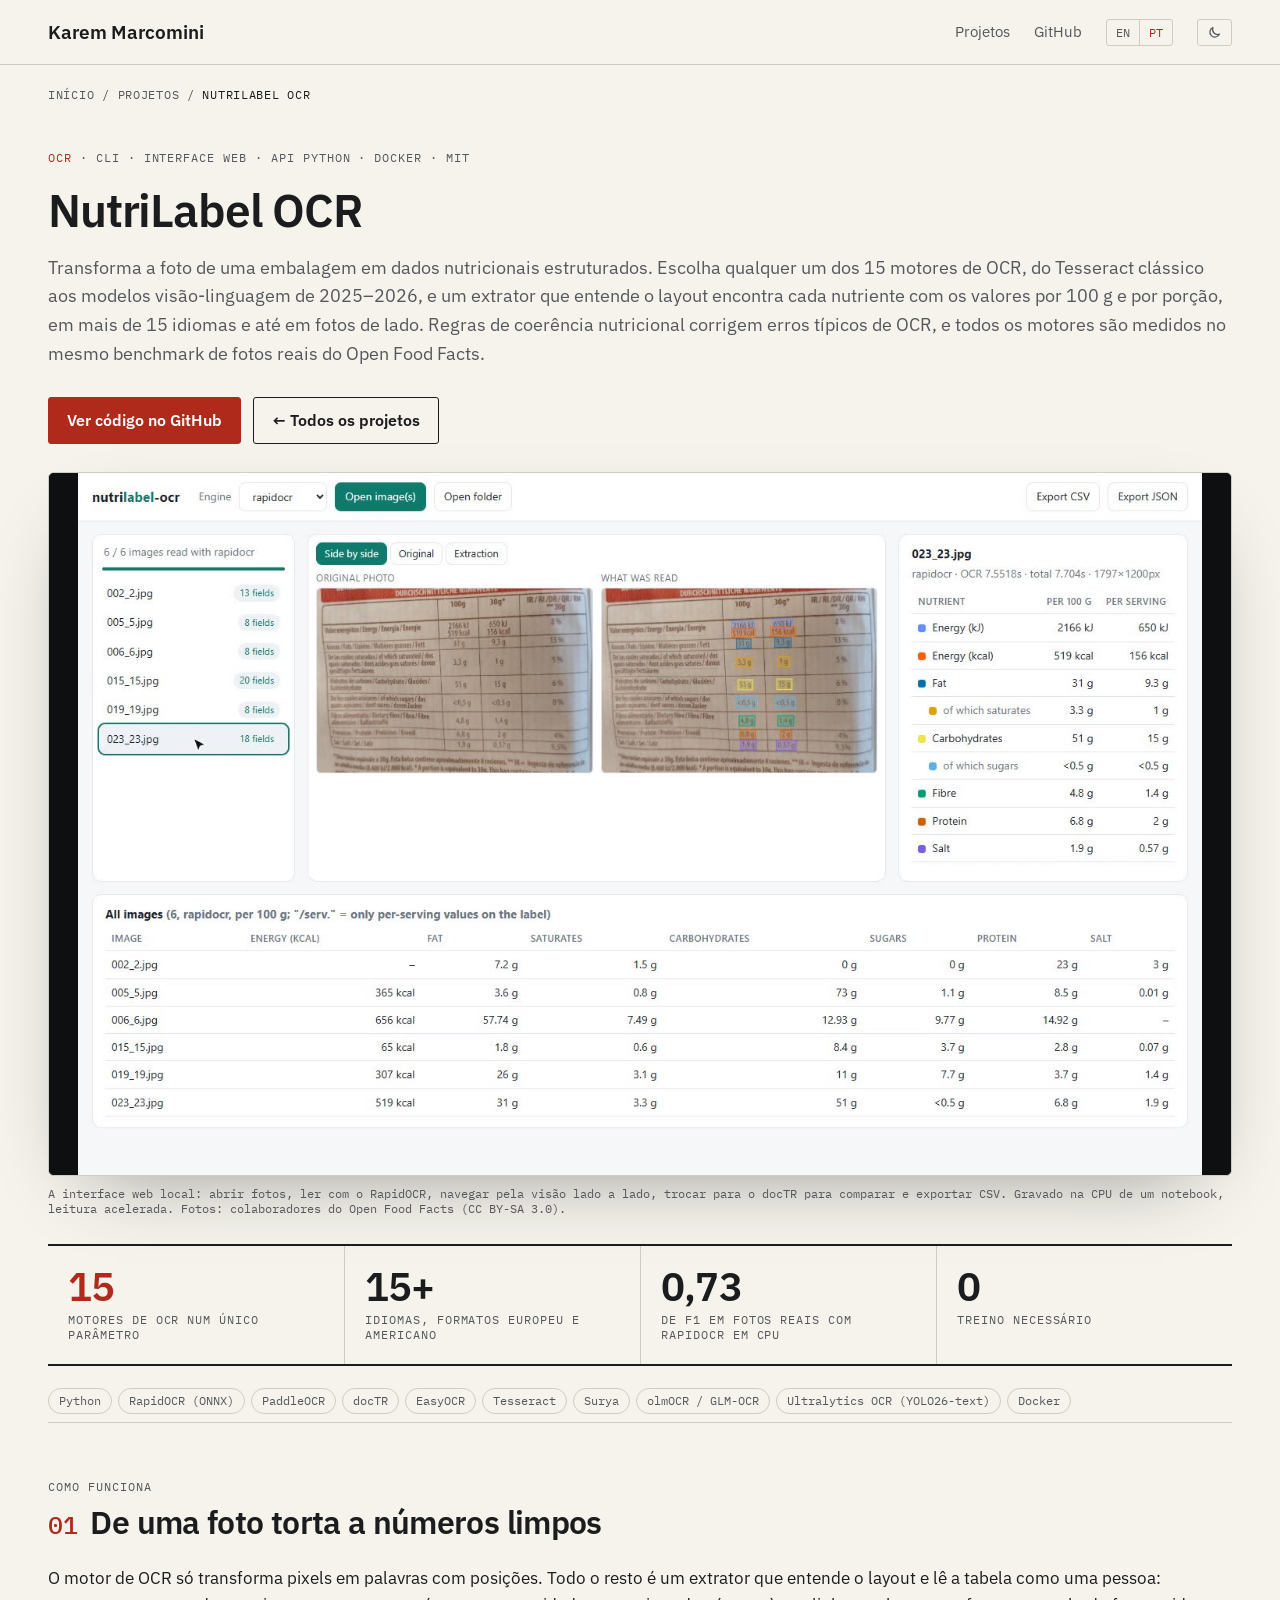
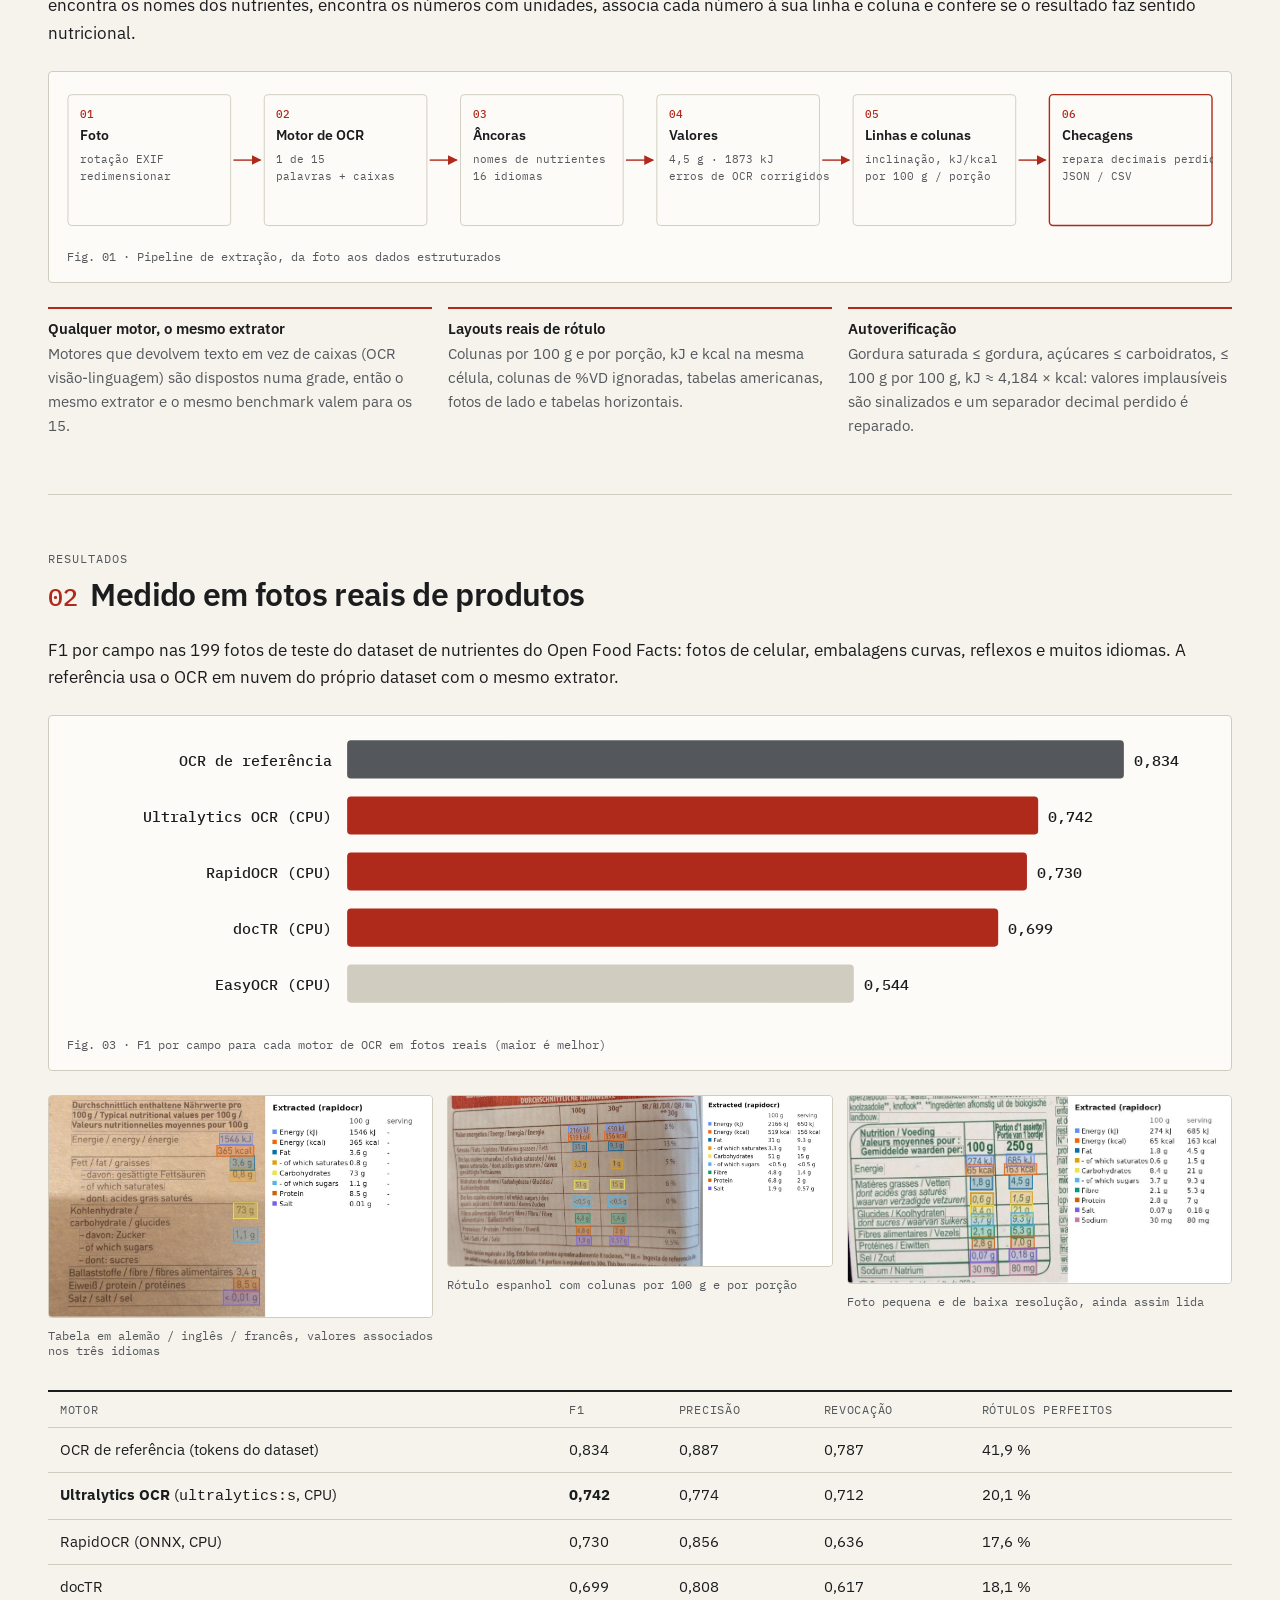
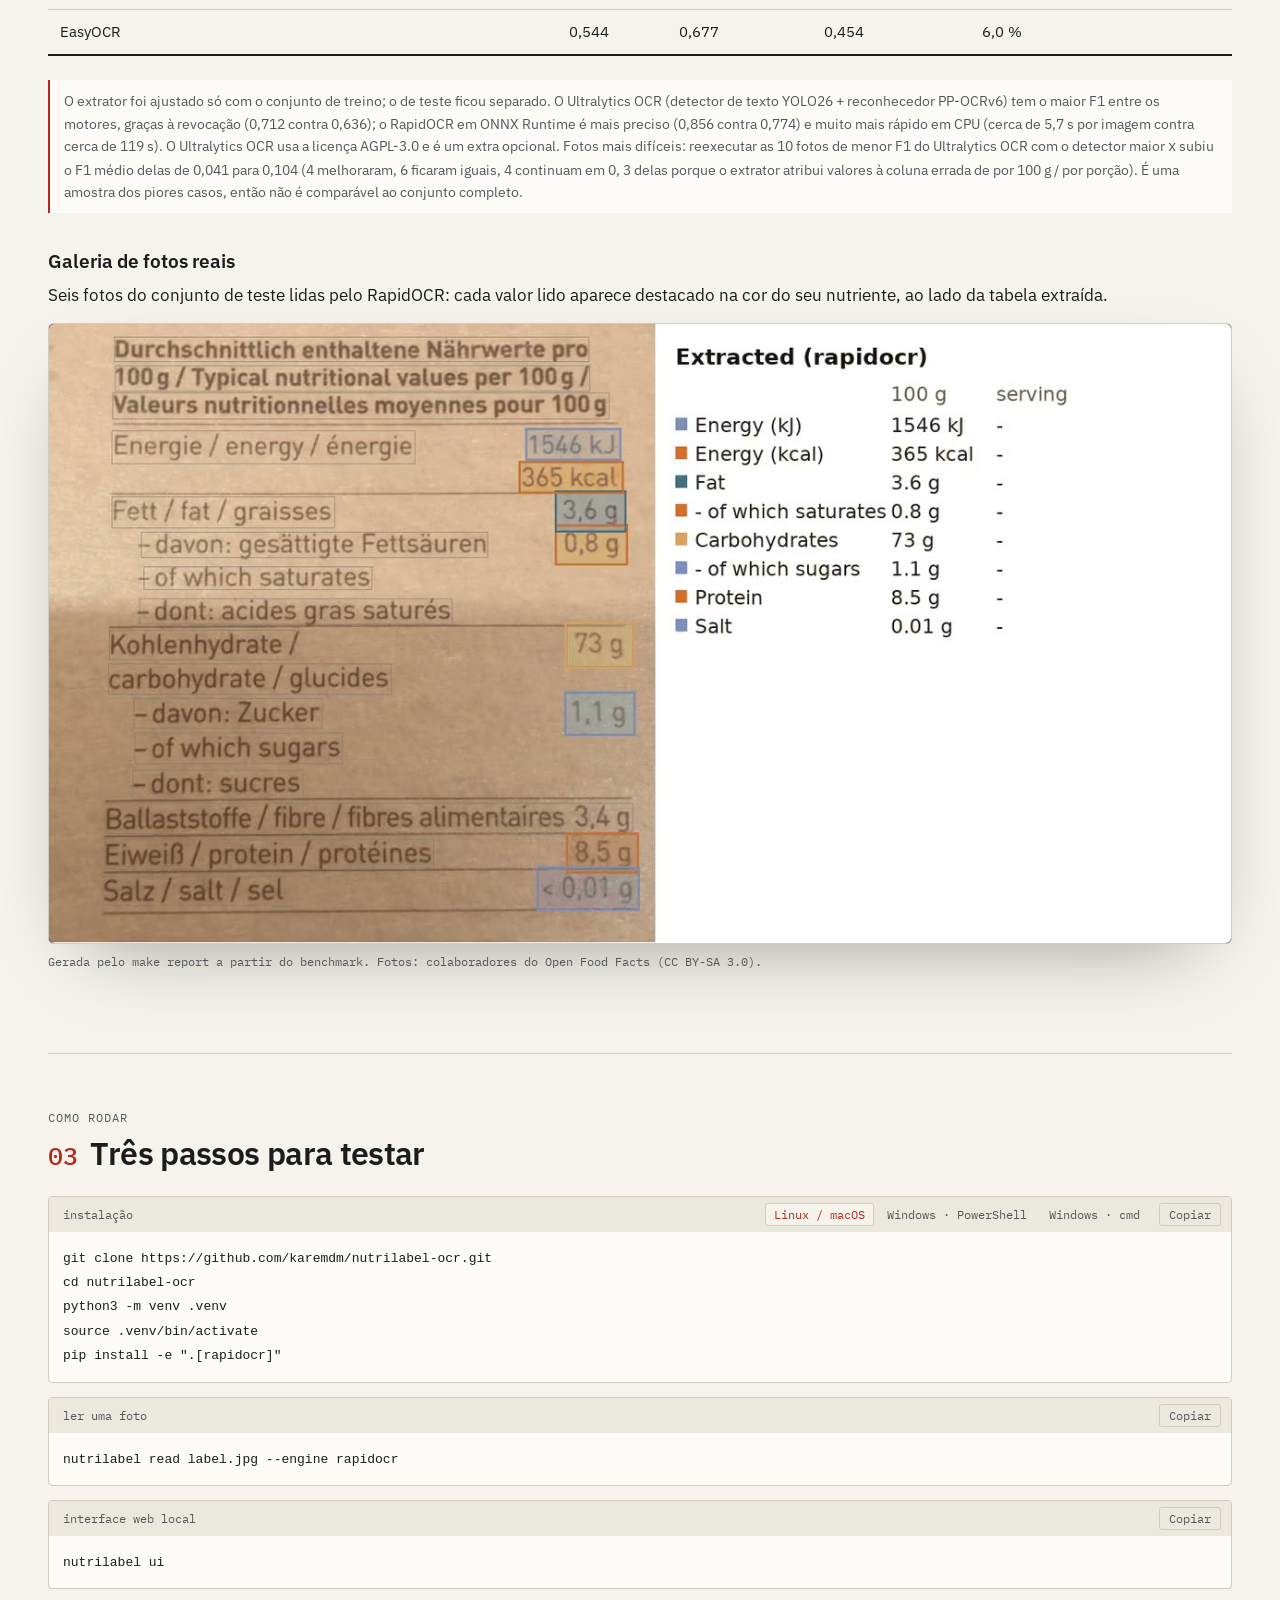
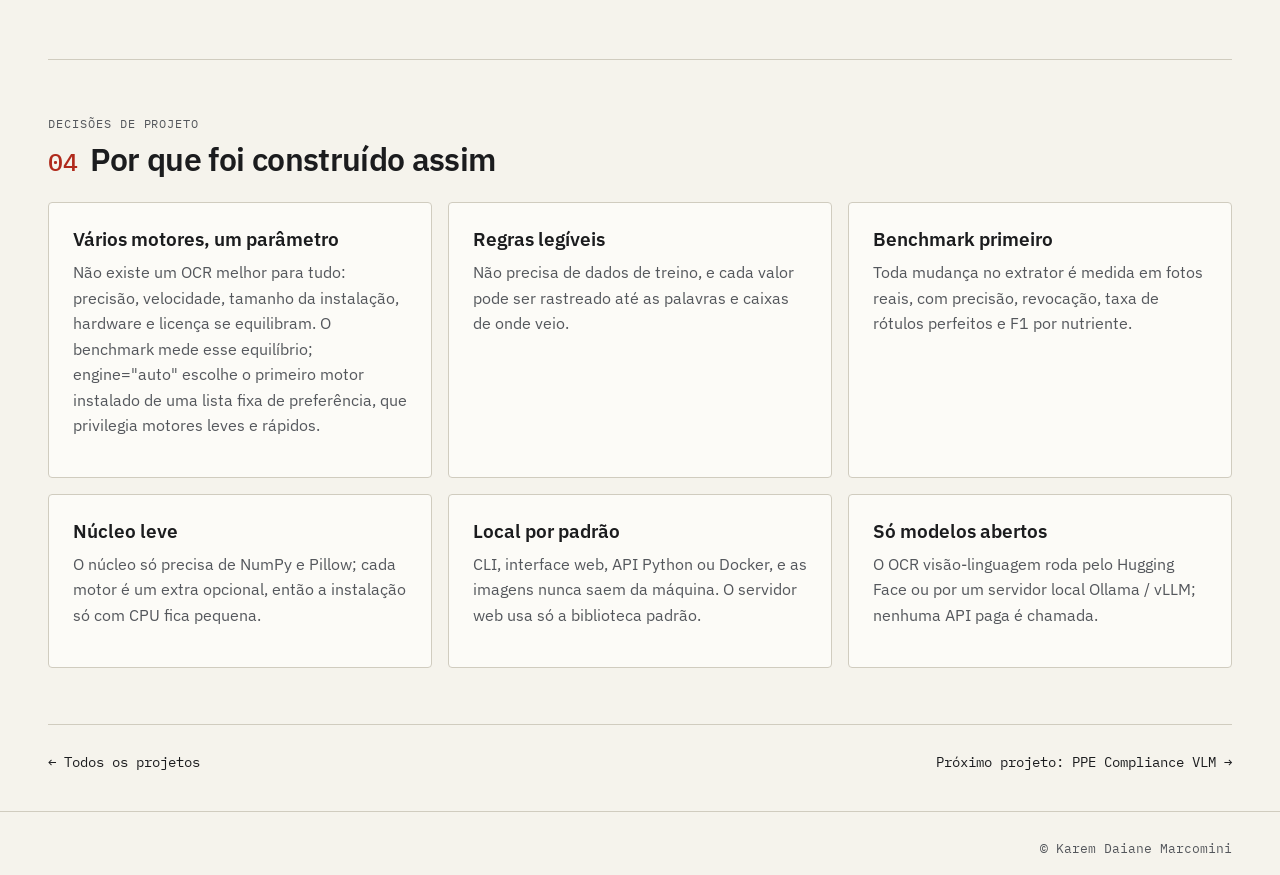
<file: pt/projects/nutrilabel-ocr/index.html>
<!doctype html>
<html lang="pt-BR">
<head>
<meta charset="utf-8">
<meta name="viewport" content="width=device-width, initial-scale=1">
<meta name="theme-color" content="#f5f3ec">
<title>NutriLabel OCR | Karem Marcomini</title>
<meta name="description" content="Lê a tabela nutricional de qualquer foto de embalagem com 15 motores de OCR intercambiáveis, um extrator que entende o layout e checagens de coerência nutricional; CLI, interface web local, API Python e Docker.">
<meta property="og:type" content="article">
<meta property="og:title" content="NutriLabel OCR | Karem Marcomini">
<meta property="og:description" content="Lê a tabela nutricional de qualquer foto de embalagem com 15 motores de OCR intercambiáveis, um extrator que entende o layout e checagens de coerência nutricional; CLI, interface web local, API Python e Docker.">
<meta property="og:url" content="https://karemdm.github.io/pt/projects/nutrilabel-ocr/">
<meta property="og:image" content="https://karemdm.github.io/assets/projects/nutrilabel-ocr/poster.jpg">
<link rel="alternate" hreflang="en" href="https://karemdm.github.io/projects/nutrilabel-ocr/">
<link rel="alternate" hreflang="pt-BR" href="https://karemdm.github.io/pt/projects/nutrilabel-ocr/">
<link rel="icon" href="https://avatars.githubusercontent.com/u/72208245?v=4">
<link rel="preconnect" href="https://fonts.googleapis.com">
<link rel="preconnect" href="https://fonts.gstatic.com" crossorigin>
<link href="https://fonts.googleapis.com/css2?family=IBM+Plex+Mono:wght@400;500&family=IBM+Plex+Sans:wght@400;500;600&display=swap" rel="stylesheet">
<script>
(function(){var c='light';try{c=localStorage.getItem('kdm.theme')==='dark'?'dark':'light'}catch(e){}
document.documentElement.dataset.theme=c;})();
</script>
<link rel="stylesheet" href="../../../assets/site.css">
<link rel="stylesheet" href="../../../assets/project.css">
</head>
<body>
<header class="site-header">
  <div class="container">
    <a class="brand" href="../../../pt/">Karem Marcomini</a>
    <nav class="primary" aria-label="Primary">
      <a href="../../../pt/#projects">Projetos</a>
      <a href="https://github.com/karemdm/nutrilabel-ocr" rel="noopener">GitHub</a>
    </nav>
    <div class="lang-switch"><a href="../../../projects/nutrilabel-ocr/" lang="en" hreflang="en">EN</a><a href="./" aria-current="page" lang="pt-BR">PT</a></div>
    <div class="theme-switch" role="group" aria-label="Tema de cores">
      <button type="button" data-choice="light" aria-label="Tema claro" title="Tema claro"><svg viewBox="0 0 24 24" width="15" height="15" aria-hidden="true" fill="none" stroke="currentColor" stroke-width="2" stroke-linecap="round"><circle cx="12" cy="12" r="4"/><path d="M12 2v2M12 20v2M4.9 4.9l1.4 1.4M17.7 17.7l1.4 1.4M2 12h2M20 12h2M4.9 19.1l1.4-1.4M17.7 6.3l1.4-1.4"/></svg></button>
      <button type="button" data-choice="dark" aria-label="Tema escuro" title="Tema escuro"><svg viewBox="0 0 24 24" width="15" height="15" aria-hidden="true" fill="none" stroke="currentColor" stroke-width="2" stroke-linejoin="round"><path d="M20 14.5A8 8 0 0 1 9.5 4a8 8 0 1 0 10.5 10.5z"/></svg></button>
    </div>
  </div>
</header>
<main class="container project">
  <nav class="crumbs" aria-label="Breadcrumb"><a href="../../../pt/">Início</a> / <a href="../../../pt/#projects">Projetos</a> / <span>NutriLabel OCR</span></nav>
  <div class="p-hero">
    <p class="meta"><span>OCR</span><span>CLI · interface web · API Python · Docker</span><span>MIT</span></p>
    <h1>NutriLabel OCR</h1>
    <p class="lede">Transforma a foto de uma embalagem em dados nutricionais estruturados. Escolha qualquer um dos 15 motores de OCR, do Tesseract clássico aos modelos visão-linguagem de 2025–2026, e um extrator que entende o layout encontra cada nutriente com os valores por 100 g e por porção, em mais de 15 idiomas e até em fotos de lado. Regras de coerência nutricional corrigem erros típicos de OCR, e todos os motores são medidos no mesmo benchmark de fotos reais do Open Food Facts.</p>
    <div class="btns"><a class="button button-primary" href="https://github.com/karemdm/nutrilabel-ocr" rel="noopener">Ver código no GitHub</a><a class="button" href="../../../pt/#projects">← Todos os projetos</a></div>
  </div>
  <figure class="demo"><div class="demo-frame"><video src="../../../assets/projects/nutrilabel-ocr/demo.mp4" poster="../../../assets/projects/nutrilabel-ocr/poster.jpg" autoplay muted loop playsinline preload="metadata" aria-label="Gravação da interface web local: seis fotos reais de produtos são abertas, lidas com o RapidOCR, mostradas lado a lado com os valores destacados, lidas de novo com o docTR e exportadas para CSV."></video></div><figcaption>A interface web local: abrir fotos, ler com o RapidOCR, navegar pela visão lado a lado, trocar para o docTR para comparar e exportar CSV. Gravado na CPU de um notebook, leitura acelerada. Fotos: colaboradores do Open Food Facts (CC BY-SA 3.0).</figcaption></figure>
  <dl class="stats"><div><dt>motores de OCR num único parâmetro</dt><dd>15</dd></div><div><dt>idiomas, formatos europeu e americano</dt><dd>15+</dd></div><div><dt>de F1 em fotos reais com RapidOCR em CPU</dt><dd>0,73</dd></div><div><dt>treino necessário</dt><dd>0</dd></div></dl>
  <ul class="chips p-stack" aria-label="Stack"><li>Python</li><li>RapidOCR (ONNX)</li><li>PaddleOCR</li><li>docTR</li><li>EasyOCR</li><li>Tesseract</li><li>Surya</li><li>olmOCR / GLM-OCR</li><li>Ultralytics OCR (YOLO26-text)</li><li>Docker</li></ul>
  <section class="section" id="s1"><div class="section-label">Como funciona</div><div>
<h2><span class="sec-n">01</span>De uma foto torta a números limpos</h2>
<p>O motor de OCR só transforma pixels em palavras com posições. Todo o resto é um extrator que entende o layout e lê a tabela como uma pessoa: encontra os nomes dos nutrientes, encontra os números com unidades, associa cada número à sua linha e coluna e confere se o resultado faz sentido nutricional.</p>
<figure class="fig"><div class="scroll-x"><svg class="diagram" viewBox="0 0 1226 160" role="img" aria-label="Pipeline de extração, da foto aos dados estruturados">
<defs><marker id="ah" viewBox="0 0 10 10" refX="9" refY="5" markerWidth="7" markerHeight="7" orient="auto"><path d="M0,0 L10,5 L0,10 z" fill="var(--accent)"/></marker></defs>
<rect x="1" y="5" width="174" height="140" rx="4" fill="var(--surface)" stroke="var(--line)" stroke-width="1"/>
<text x="14" y="30" class="d-num">01</text>
<text x="14" y="54" class="d-title">Foto</text>
<text x="14" y="78" class="d-text">rotação EXIF</text>
<text x="14" y="96" class="d-text">redimensionar</text>
<line x1="178" y1="75" x2="207" y2="75" stroke="var(--accent)" stroke-width="1.5" marker-end="url(#ah)"/>
<rect x="211" y="5" width="174" height="140" rx="4" fill="var(--surface)" stroke="var(--line)" stroke-width="1"/>
<text x="224" y="30" class="d-num">02</text>
<text x="224" y="54" class="d-title">Motor de OCR</text>
<text x="224" y="78" class="d-text">1 de 15</text>
<text x="224" y="96" class="d-text">palavras + caixas</text>
<line x1="388" y1="75" x2="417" y2="75" stroke="var(--accent)" stroke-width="1.5" marker-end="url(#ah)"/>
<rect x="421" y="5" width="174" height="140" rx="4" fill="var(--surface)" stroke="var(--line)" stroke-width="1"/>
<text x="434" y="30" class="d-num">03</text>
<text x="434" y="54" class="d-title">Âncoras</text>
<text x="434" y="78" class="d-text">nomes de nutrientes</text>
<text x="434" y="96" class="d-text">16 idiomas</text>
<line x1="598" y1="75" x2="627" y2="75" stroke="var(--accent)" stroke-width="1.5" marker-end="url(#ah)"/>
<rect x="631" y="5" width="174" height="140" rx="4" fill="var(--surface)" stroke="var(--line)" stroke-width="1"/>
<text x="644" y="30" class="d-num">04</text>
<text x="644" y="54" class="d-title">Valores</text>
<text x="644" y="78" class="d-text">4,5 g · 1873 kJ</text>
<text x="644" y="96" class="d-text">erros de OCR corrigidos</text>
<line x1="808" y1="75" x2="837" y2="75" stroke="var(--accent)" stroke-width="1.5" marker-end="url(#ah)"/>
<rect x="841" y="5" width="174" height="140" rx="4" fill="var(--surface)" stroke="var(--line)" stroke-width="1"/>
<text x="854" y="30" class="d-num">05</text>
<text x="854" y="54" class="d-title">Linhas e colunas</text>
<text x="854" y="78" class="d-text">inclinação, kJ/kcal</text>
<text x="854" y="96" class="d-text">por 100 g / porção</text>
<line x1="1018" y1="75" x2="1047" y2="75" stroke="var(--accent)" stroke-width="1.5" marker-end="url(#ah)"/>
<rect x="1051" y="5" width="174" height="140" rx="4" fill="var(--surface)" stroke="var(--accent)" stroke-width="1.5"/>
<text x="1064" y="30" class="d-num">06</text>
<text x="1064" y="54" class="d-title">Checagens</text>
<text x="1064" y="78" class="d-text">repara decimais perdidos</text>
<text x="1064" y="96" class="d-text">JSON / CSV</text>
</svg></div><figcaption>Fig. 01 · Pipeline de extração, da foto aos dados estruturados</figcaption></figure>
<dl class="defs"><div><dt>Qualquer motor, o mesmo extrator</dt><dd>Motores que devolvem texto em vez de caixas (OCR visão-linguagem) são dispostos numa grade, então o mesmo extrator e o mesmo benchmark valem para os 15.</dd></div><div><dt>Layouts reais de rótulo</dt><dd>Colunas por 100 g e por porção, kJ e kcal na mesma célula, colunas de %VD ignoradas, tabelas americanas, fotos de lado e tabelas horizontais.</dd></div><div><dt>Autoverificação</dt><dd>Gordura saturada ≤ gordura, açúcares ≤ carboidratos, ≤ 100 g por 100 g, kJ ≈ 4,184 × kcal: valores implausíveis são sinalizados e um separador decimal perdido é reparado.</dd></div></dl>

</div></section><section class="section" id="s2"><div class="section-label">Resultados</div><div>
<h2><span class="sec-n">02</span>Medido em fotos reais de produtos</h2>
<p>F1 por campo nas 199 fotos de teste do dataset de nutrientes do Open Food Facts: fotos de celular, embalagens curvas, reflexos e muitos idiomas. A referência usa o OCR em nuvem do próprio dataset com o mesmo extrator.</p>
<figure class="fig"><svg class="chart" viewBox="0 0 900 230" role="img" aria-label="F1 por campo para cada motor de OCR em fotos reais (maior é melhor)">
<text x="208" y="25" class="c-label" text-anchor="end">OCR de referência</text>
<rect x="220" y="5" width="610.0" height="30" rx="3" fill="var(--muted)"/>
<text x="838.0" y="25" class="c-label">0,834</text>
<text x="208" y="69" class="c-label" text-anchor="end">Ultralytics OCR (CPU)</text>
<rect x="220" y="49" width="542.7" height="30" rx="3" fill="var(--accent)"/>
<text x="770.7" y="69" class="c-label">0,742</text>
<text x="208" y="113" class="c-label" text-anchor="end">RapidOCR (CPU)</text>
<rect x="220" y="93" width="533.9" height="30" rx="3" fill="var(--accent)"/>
<text x="761.9" y="113" class="c-label">0,730</text>
<text x="208" y="157" class="c-label" text-anchor="end">docTR (CPU)</text>
<rect x="220" y="137" width="511.3" height="30" rx="3" fill="var(--accent)"/>
<text x="739.3" y="157" class="c-label">0,699</text>
<text x="208" y="201" class="c-label" text-anchor="end">EasyOCR (CPU)</text>
<rect x="220" y="181" width="397.9" height="30" rx="3" fill="var(--line)"/>
<text x="625.9" y="201" class="c-label">0,544</text>
</svg><figcaption>Fig. 03 · F1 por campo para cada motor de OCR em fotos reais (maior é melhor)</figcaption></figure>
<div class="frames"><figure><img src="../../../assets/projects/nutrilabel-ocr/example-1.jpg" alt="Tabela em alemão / inglês / francês, valores associados nos três idiomas" loading="lazy" width="640" height="360"><figcaption>Tabela em alemão / inglês / francês, valores associados nos três idiomas</figcaption></figure><figure><img src="../../../assets/projects/nutrilabel-ocr/example-2.jpg" alt="Rótulo espanhol com colunas por 100 g e por porção" loading="lazy" width="640" height="360"><figcaption>Rótulo espanhol com colunas por 100 g e por porção</figcaption></figure><figure><img src="../../../assets/projects/nutrilabel-ocr/example-3.jpg" alt="Foto pequena e de baixa resolução, ainda assim lida" loading="lazy" width="640" height="360"><figcaption>Foto pequena e de baixa resolução, ainda assim lida</figcaption></figure></div>
<div class="scroll-x"><table class="data-table"><thead><tr><th>Motor</th><th>F1</th><th>Precisão</th><th>Revocação</th><th>Rótulos perfeitos</th></tr></thead><tbody><tr><td data-label="Motor">OCR de referência (tokens do dataset)</td><td data-label="F1">0,834</td><td data-label="Precisão">0,887</td><td data-label="Revocação">0,787</td><td data-label="Rótulos perfeitos">41,9 %</td></tr><tr><td data-label="Motor"><b>Ultralytics OCR</b> (<code>ultralytics:s</code>, CPU)</td><td data-label="F1"><b>0,742</b></td><td data-label="Precisão">0,774</td><td data-label="Revocação">0,712</td><td data-label="Rótulos perfeitos">20,1 %</td></tr><tr><td data-label="Motor">RapidOCR (ONNX, CPU)</td><td data-label="F1">0,730</td><td data-label="Precisão">0,856</td><td data-label="Revocação">0,636</td><td data-label="Rótulos perfeitos">17,6 %</td></tr><tr><td data-label="Motor">docTR</td><td data-label="F1">0,699</td><td data-label="Precisão">0,808</td><td data-label="Revocação">0,617</td><td data-label="Rótulos perfeitos">18,1 %</td></tr><tr><td data-label="Motor">EasyOCR</td><td data-label="F1">0,544</td><td data-label="Precisão">0,677</td><td data-label="Revocação">0,454</td><td data-label="Rótulos perfeitos">6,0 %</td></tr></tbody></table></div>
<p class="note">O extrator foi ajustado só com o conjunto de treino; o de teste ficou separado. O Ultralytics OCR (detector de texto YOLO26 + reconhecedor PP-OCRv6) tem o maior F1 entre os motores, graças à revocação (0,712 contra 0,636); o RapidOCR em ONNX Runtime é mais preciso (0,856 contra 0,774) e muito mais rápido em CPU (cerca de 5,7 s por imagem contra cerca de 119 s). O Ultralytics OCR usa a licença AGPL-3.0 e é um extra opcional. Fotos mais difíceis: reexecutar as 10 fotos de menor F1 do Ultralytics OCR com o detector maior <code>x</code> subiu o F1 médio delas de 0,041 para 0,104 (4 melhoraram, 6 ficaram iguais, 4 continuam em 0, 3 delas porque o extrator atribui valores à coluna errada de por 100 g / por porção). É uma amostra dos piores casos, então não é comparável ao conjunto completo.</p>
<h3 class="sub">Galeria de fotos reais</h3>
<p>Seis fotos do conjunto de teste lidas pelo RapidOCR: cada valor lido aparece destacado na cor do seu nutriente, ao lado da tabela extraída.</p>
<figure class="demo"><div class="demo-frame"><video src="../../../assets/projects/nutrilabel-ocr/gallery.mp4" poster="../../../assets/projects/nutrilabel-ocr/gallery.jpg" muted loop playsinline preload="none" aria-label="Galeria animada: tabelas nutricionais reais com caixas coloridas sobre os valores e a tabela extraída ao lado de cada foto."></video></div><figcaption>Gerada pelo make report a partir do benchmark. Fotos: colaboradores do Open Food Facts (CC BY-SA 3.0).</figcaption></figure>

</div></section><section class="section" id="s3"><div class="section-label">Como rodar</div><div>
<h2><span class="sec-n">03</span>Três passos para testar</h2>
<div class="terminal" data-tabs><div class="terminal-bar"><span>instalação</span><span class="os-tabs" role="tablist"><button type="button" role="tab" aria-selected="true" data-tab="0">Linux / macOS</button><button type="button" role="tab" aria-selected="false" data-tab="1">Windows · PowerShell</button><button type="button" role="tab" aria-selected="false" data-tab="2">Windows · cmd</button></span><button type="button" class="copy" data-copy>Copiar</button></div><pre data-pane="0"><code>git clone https://github.com/karemdm/nutrilabel-ocr.git
cd nutrilabel-ocr
python3 -m venv .venv
source .venv/bin/activate
pip install -e ".[rapidocr]"</code></pre><pre data-pane="1" hidden><code>git clone https://github.com/karemdm/nutrilabel-ocr.git
cd nutrilabel-ocr
python -m venv .venv
.venv\Scripts\Activate.ps1
pip install -e ".[rapidocr]"</code></pre><pre data-pane="2" hidden><code>git clone https://github.com/karemdm/nutrilabel-ocr.git
cd nutrilabel-ocr
python -m venv .venv
.venv\Scripts\activate.bat
pip install -e ".[rapidocr]"</code></pre></div><div class="terminal"><div class="terminal-bar"><span>ler uma foto</span><button type="button" class="copy" data-copy>Copiar</button></div><pre><code>nutrilabel read label.jpg --engine rapidocr</code></pre></div><div class="terminal"><div class="terminal-bar"><span>interface web local</span><button type="button" class="copy" data-copy>Copiar</button></div><pre><code>nutrilabel ui</code></pre></div>
</div></section><section class="section" id="s4"><div class="section-label">Decisões de projeto</div><div>
<h2><span class="sec-n">04</span>Por que foi construído assim</h2>
<div class="grid"><article class="card"><h3>Vários motores, um parâmetro</h3><p>Não existe um OCR melhor para tudo: precisão, velocidade, tamanho da instalação, hardware e licença se equilibram. O benchmark mede esse equilíbrio; engine="auto" escolhe o primeiro motor instalado de uma lista fixa de preferência, que privilegia motores leves e rápidos.</p></article><article class="card"><h3>Regras legíveis</h3><p>Não precisa de dados de treino, e cada valor pode ser rastreado até as palavras e caixas de onde veio.</p></article><article class="card"><h3>Benchmark primeiro</h3><p>Toda mudança no extrator é medida em fotos reais, com precisão, revocação, taxa de rótulos perfeitos e F1 por nutriente.</p></article><article class="card"><h3>Núcleo leve</h3><p>O núcleo só precisa de NumPy e Pillow; cada motor é um extra opcional, então a instalação só com CPU fica pequena.</p></article><article class="card"><h3>Local por padrão</h3><p>CLI, interface web, API Python ou Docker, e as imagens nunca saem da máquina. O servidor web usa só a biblioteca padrão.</p></article><article class="card"><h3>Só modelos abertos</h3><p>O OCR visão-linguagem roda pelo Hugging Face ou por um servidor local Ollama / vLLM; nenhuma API paga é chamada.</p></article></div>
</div></section>
  <nav class="next-project"><a href="../../../pt/#projects">← Todos os projetos</a><a href="../ppe-compliance-vlm/">Próximo projeto: PPE Compliance VLM →</a></nav>
</main>
<footer>
  <div class="container">
    <span>&copy; Karem Daiane Marcomini</span>
  </div>
</footer>
<script>
(function(){
  var root=document.documentElement,btns=document.querySelectorAll('.theme-switch button');
  function apply(c){root.dataset.theme=c;btns.forEach(function(b){b.setAttribute('aria-pressed',String(b.dataset.choice===c))})}
  btns.forEach(function(b){b.addEventListener('click',function(){try{localStorage.setItem('kdm.theme',b.dataset.choice)}catch(e){}apply(b.dataset.choice)})});
  apply(root.dataset.theme||'light');
  document.querySelectorAll('[data-copy]').forEach(function(b){b.addEventListener('click',function(){
    var code=b.closest('.terminal').querySelector('pre:not([hidden]) code').innerText;
    (navigator.clipboard?navigator.clipboard.writeText(code):Promise.reject()).then(function(){var t=b.textContent;b.textContent='Copiado';setTimeout(function(){b.textContent=t},1400)}).catch(function(){});
  })});
  document.querySelectorAll('[data-tabs]').forEach(function(box){box.querySelectorAll('[data-tab]').forEach(function(t){t.addEventListener('click',function(){
    box.querySelectorAll('[data-tab]').forEach(function(x){x.setAttribute('aria-selected',String(x===t))});
    box.querySelectorAll('[data-pane]').forEach(function(p){p.hidden=p.dataset.pane!==t.dataset.tab});
  })})});
  var io='IntersectionObserver' in window?new IntersectionObserver(function(es){es.forEach(function(e){
    if(e.target.tagName==='VIDEO'){e.isIntersecting?e.target.play().catch(function(){}):e.target.pause()}
    else if(e.isIntersecting){e.target.classList.add('is-seen');io.unobserve(e.target)}
  })},{threshold:.2}):null;
  document.querySelectorAll('video,.fig,.frames figure,.stats div').forEach(function(el){if(io){if(el.tagName!=='VIDEO')el.classList.add('reveal');io.observe(el)}});
})();
</script>
</body>
</html>
</file>
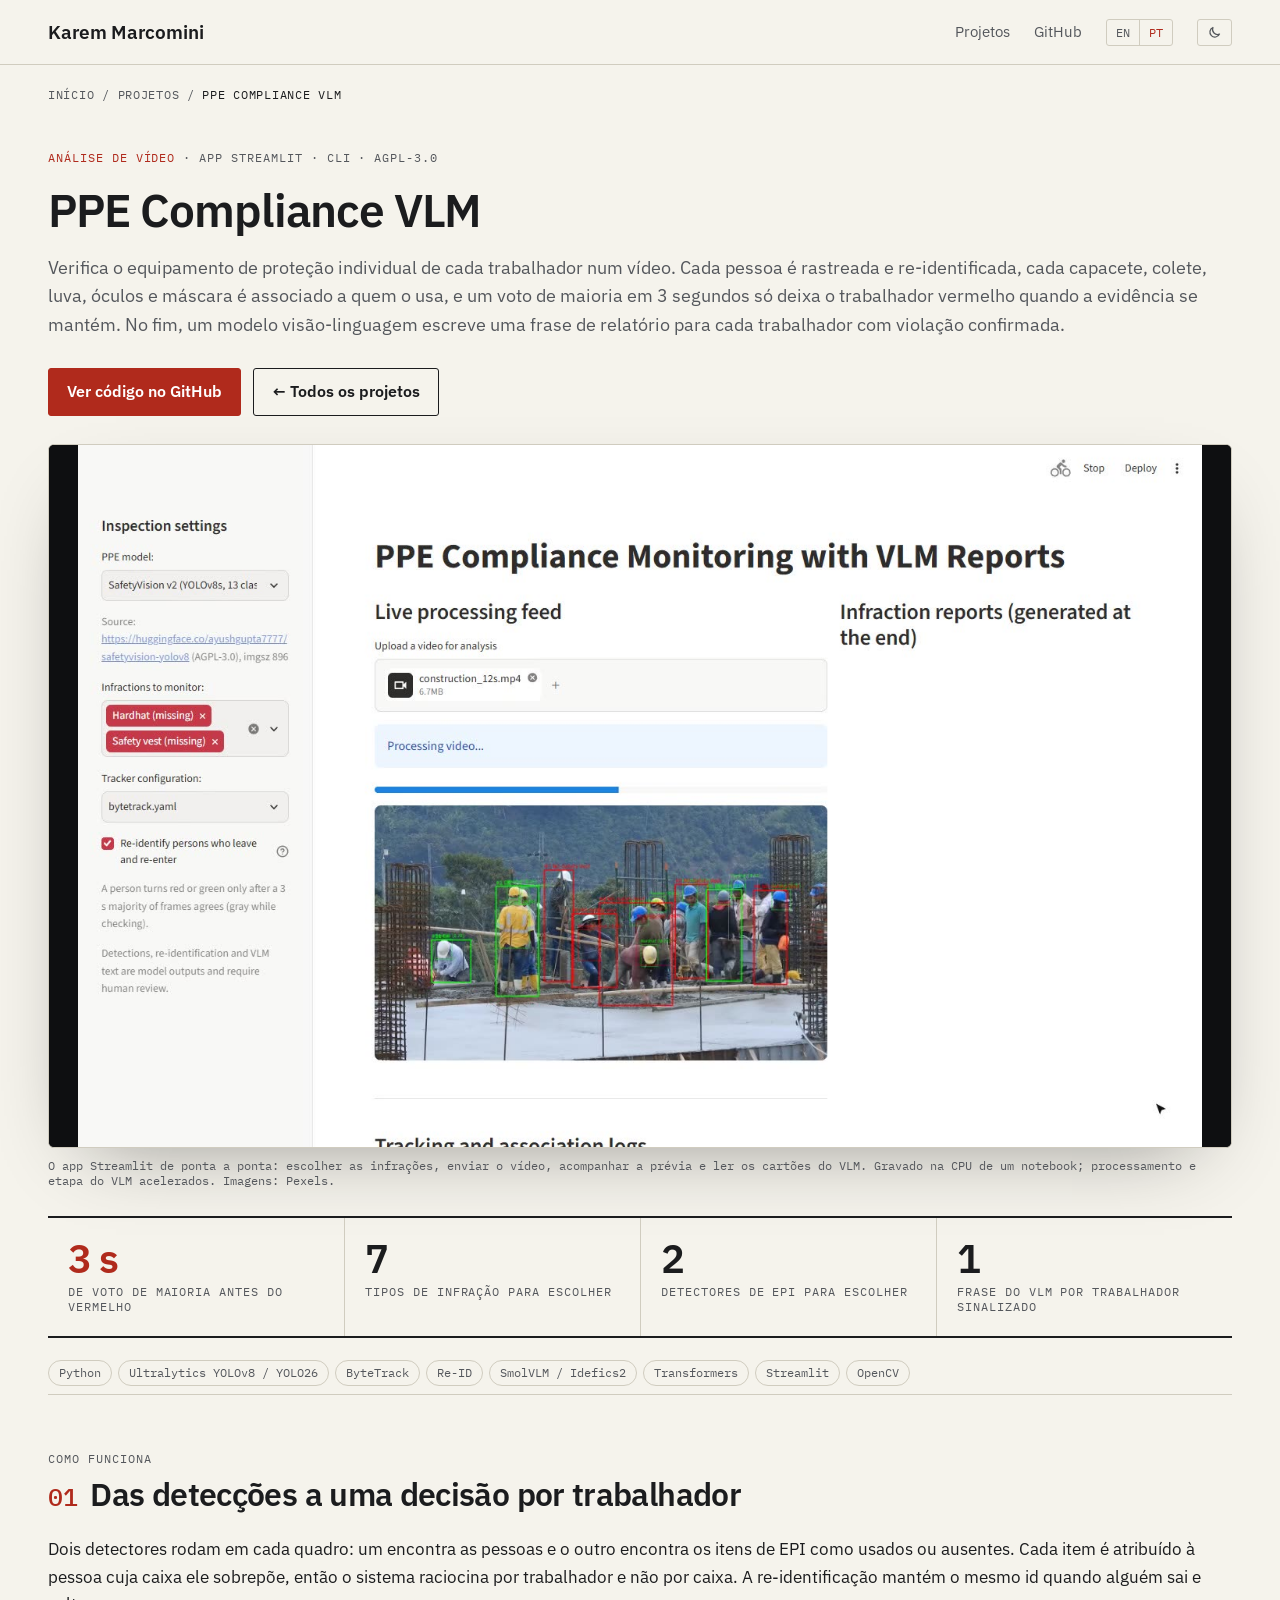
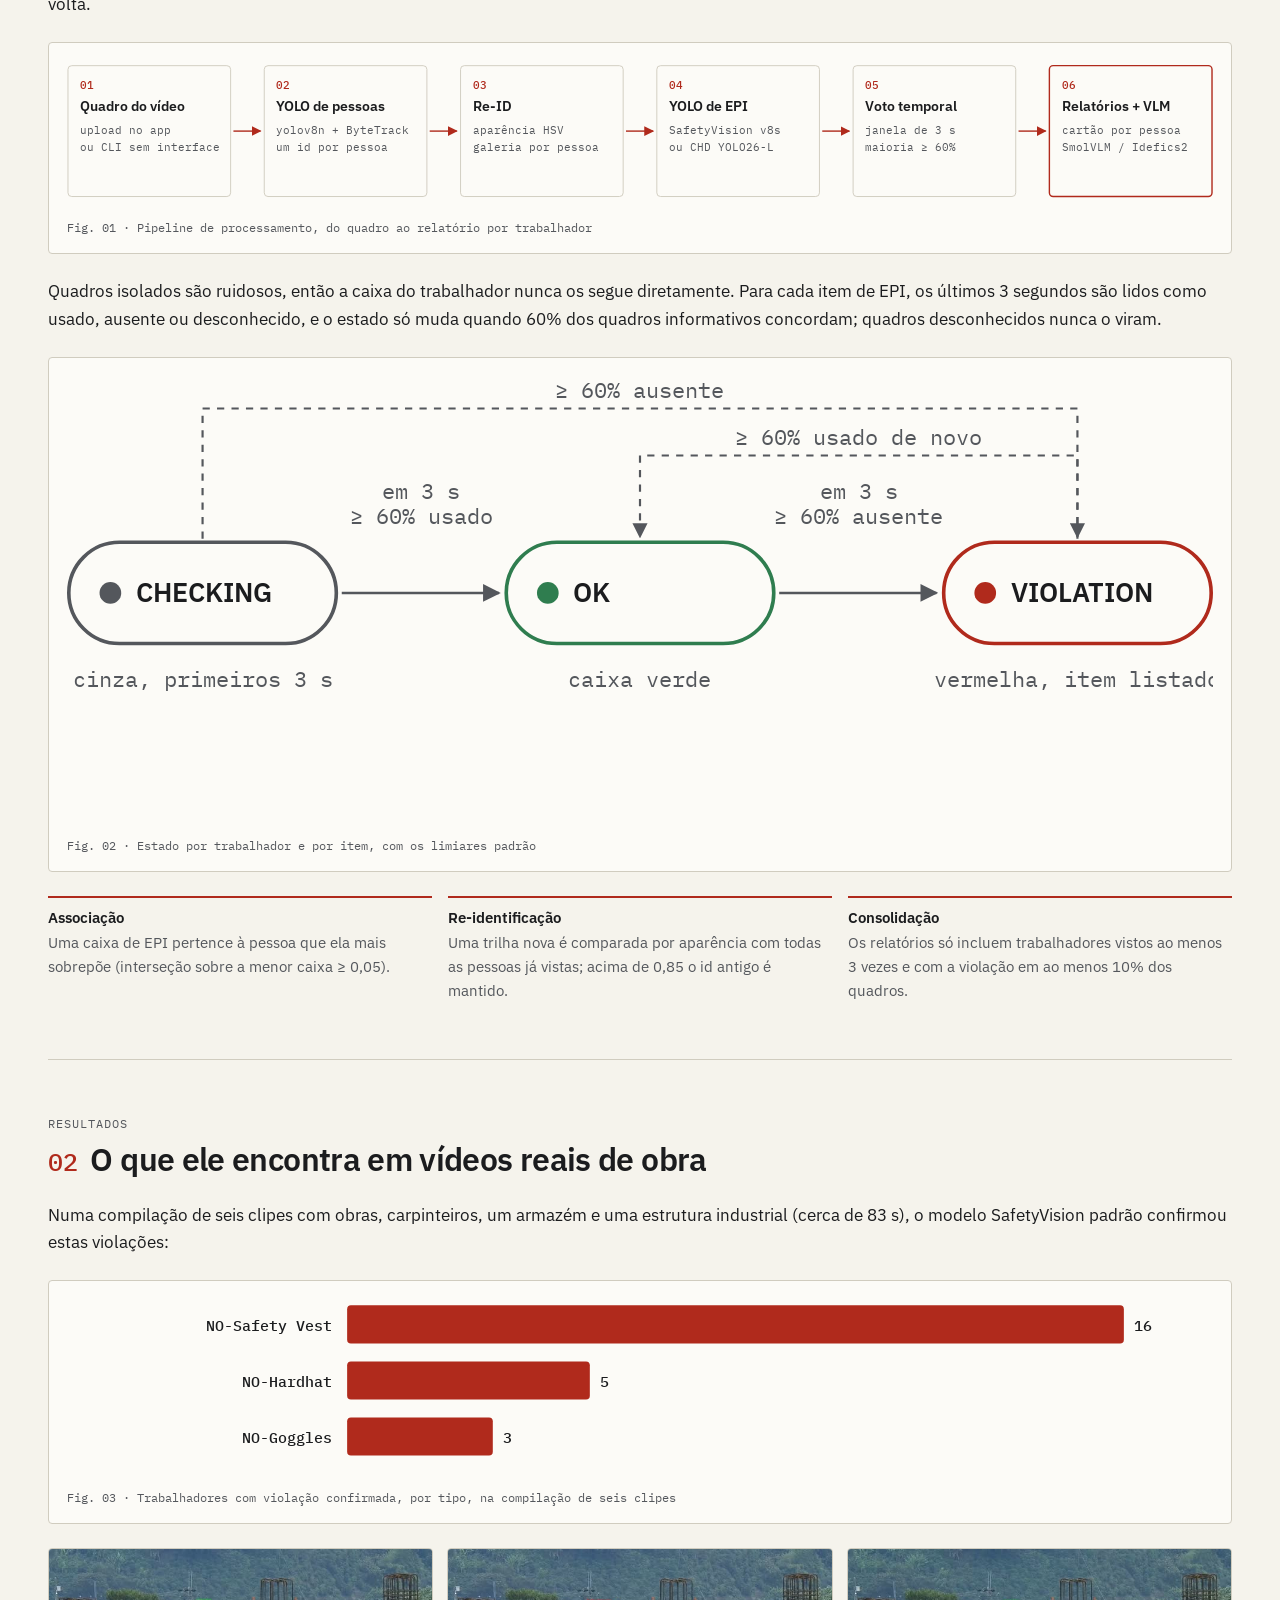
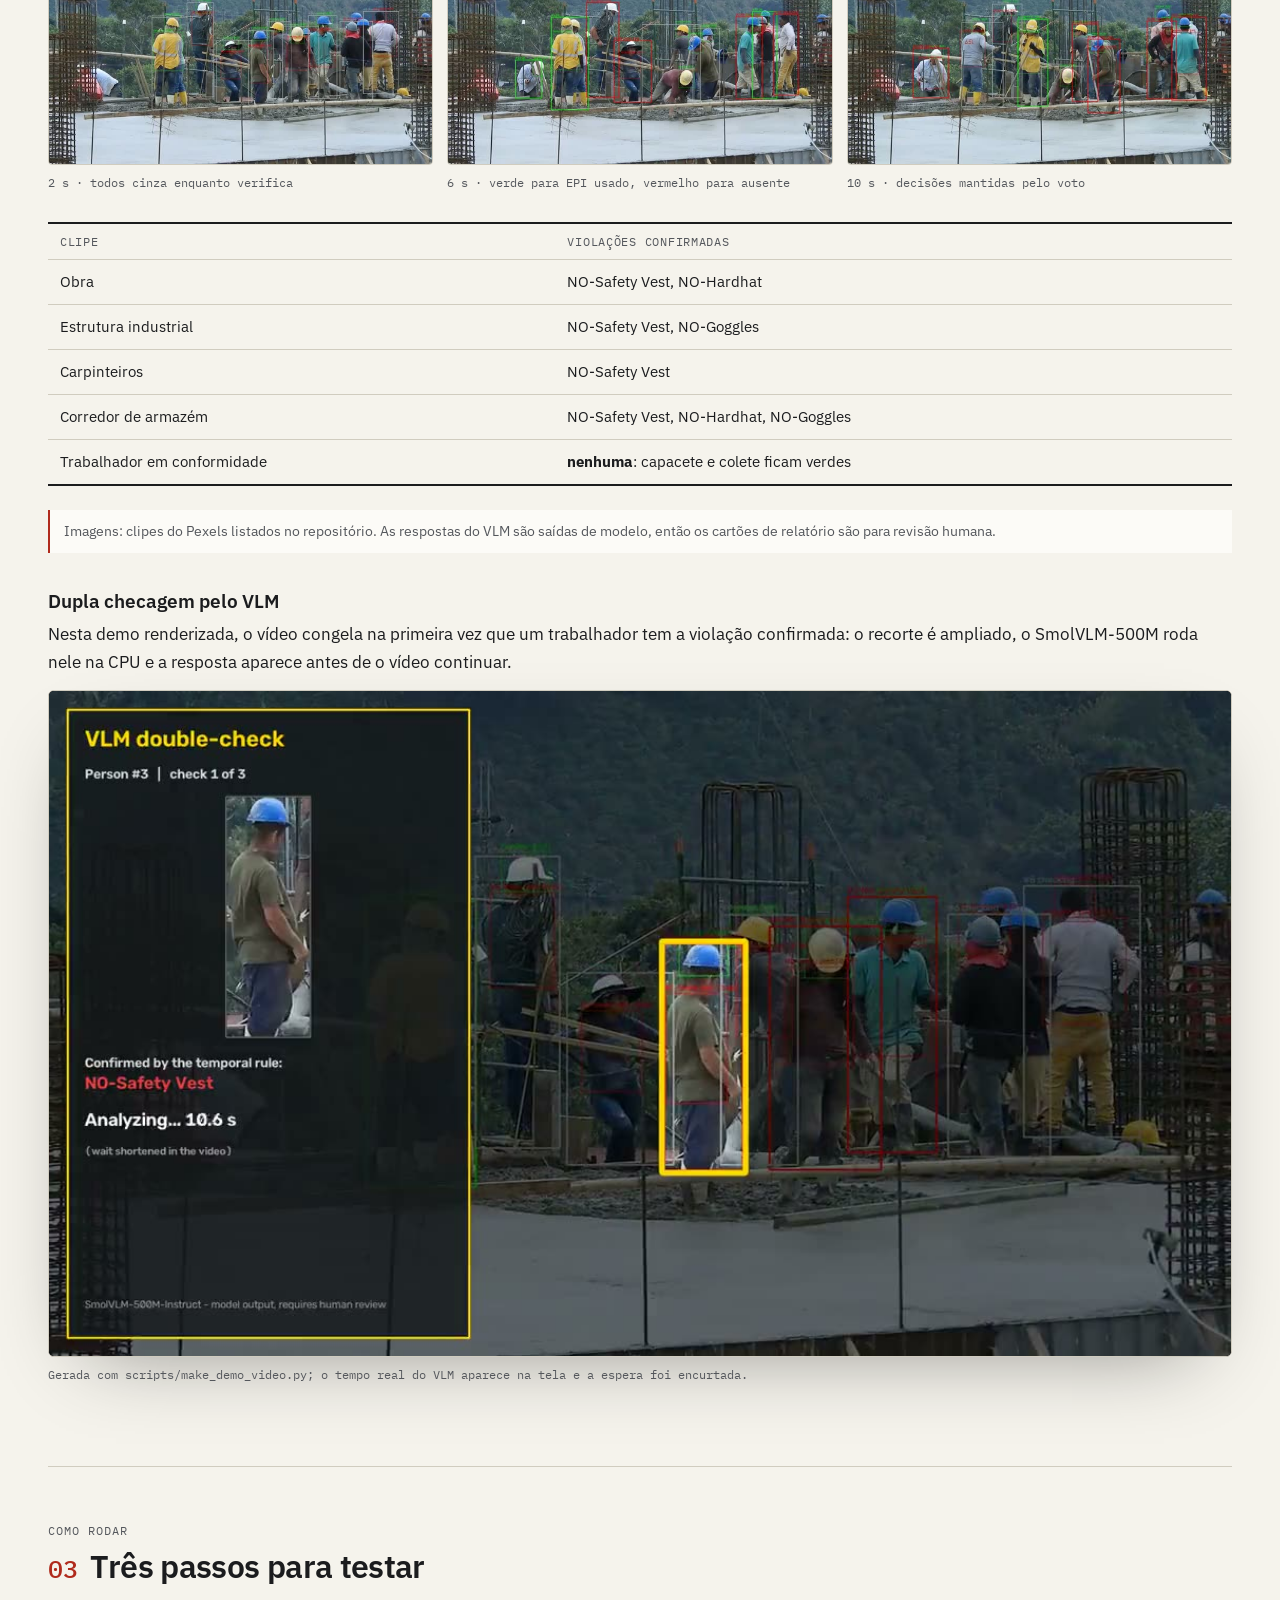
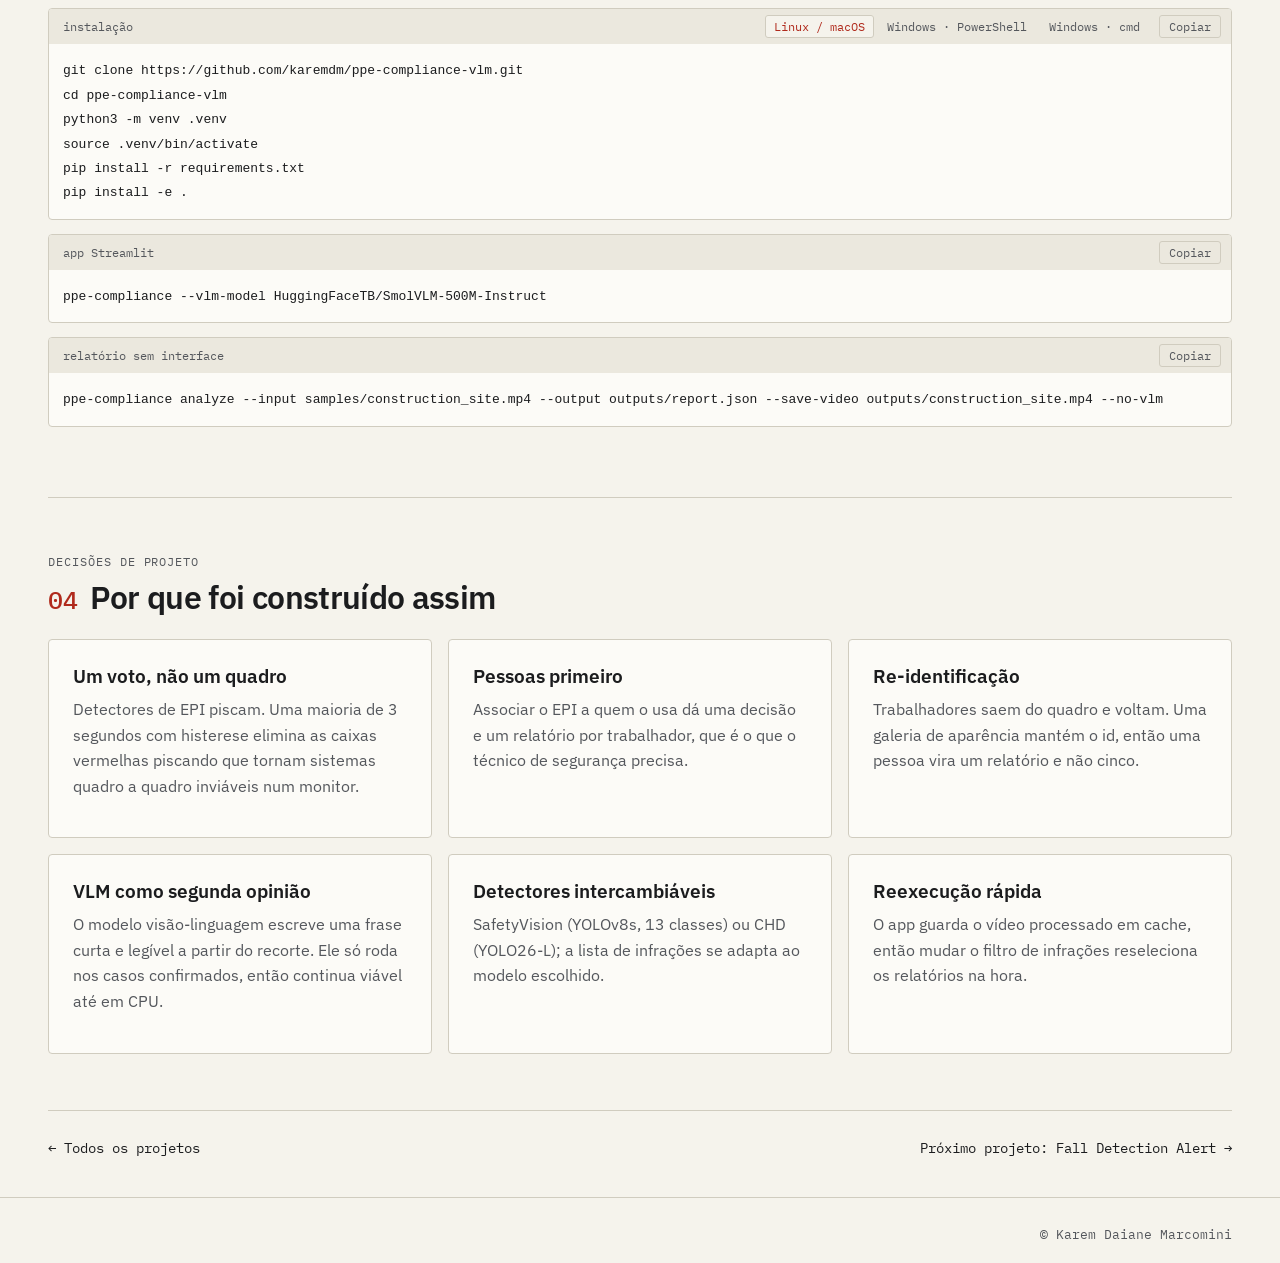
<file: pt/projects/ppe-compliance-vlm/index.html>
<!doctype html>
<html lang="pt-BR">
<head>
<meta charset="utf-8">
<meta name="viewport" content="width=device-width, initial-scale=1">
<meta name="theme-color" content="#f5f3ec">
<title>PPE Compliance VLM | Karem Marcomini</title>
<meta name="description" content="Uso de EPI em vídeo: rastreamento de pessoas com YOLO e re-identificação, detecção de EPI usado / ausente, voto temporal por trabalhador e relatórios curtos de um modelo visão-linguagem, num app Streamlit.">
<meta property="og:type" content="article">
<meta property="og:title" content="PPE Compliance VLM | Karem Marcomini">
<meta property="og:description" content="Uso de EPI em vídeo: rastreamento de pessoas com YOLO e re-identificação, detecção de EPI usado / ausente, voto temporal por trabalhador e relatórios curtos de um modelo visão-linguagem, num app Streamlit.">
<meta property="og:url" content="https://karemdm.github.io/pt/projects/ppe-compliance-vlm/">
<meta property="og:image" content="https://karemdm.github.io/assets/projects/ppe-compliance-vlm/poster.jpg">
<link rel="alternate" hreflang="en" href="https://karemdm.github.io/projects/ppe-compliance-vlm/">
<link rel="alternate" hreflang="pt-BR" href="https://karemdm.github.io/pt/projects/ppe-compliance-vlm/">
<link rel="icon" href="https://avatars.githubusercontent.com/u/72208245?v=4">
<link rel="preconnect" href="https://fonts.googleapis.com">
<link rel="preconnect" href="https://fonts.gstatic.com" crossorigin>
<link href="https://fonts.googleapis.com/css2?family=IBM+Plex+Mono:wght@400;500&family=IBM+Plex+Sans:wght@400;500;600&display=swap" rel="stylesheet">
<script>
(function(){var c='light';try{c=localStorage.getItem('kdm.theme')==='dark'?'dark':'light'}catch(e){}
document.documentElement.dataset.theme=c;})();
</script>
<link rel="stylesheet" href="../../../assets/site.css">
<link rel="stylesheet" href="../../../assets/project.css">
</head>
<body>
<header class="site-header">
  <div class="container">
    <a class="brand" href="../../../pt/">Karem Marcomini</a>
    <nav class="primary" aria-label="Primary">
      <a href="../../../pt/#projects">Projetos</a>
      <a href="https://github.com/karemdm/ppe-compliance-vlm" rel="noopener">GitHub</a>
    </nav>
    <div class="lang-switch"><a href="../../../projects/ppe-compliance-vlm/" lang="en" hreflang="en">EN</a><a href="./" aria-current="page" lang="pt-BR">PT</a></div>
    <div class="theme-switch" role="group" aria-label="Tema de cores">
      <button type="button" data-choice="light" aria-label="Tema claro" title="Tema claro"><svg viewBox="0 0 24 24" width="15" height="15" aria-hidden="true" fill="none" stroke="currentColor" stroke-width="2" stroke-linecap="round"><circle cx="12" cy="12" r="4"/><path d="M12 2v2M12 20v2M4.9 4.9l1.4 1.4M17.7 17.7l1.4 1.4M2 12h2M20 12h2M4.9 19.1l1.4-1.4M17.7 6.3l1.4-1.4"/></svg></button>
      <button type="button" data-choice="dark" aria-label="Tema escuro" title="Tema escuro"><svg viewBox="0 0 24 24" width="15" height="15" aria-hidden="true" fill="none" stroke="currentColor" stroke-width="2" stroke-linejoin="round"><path d="M20 14.5A8 8 0 0 1 9.5 4a8 8 0 1 0 10.5 10.5z"/></svg></button>
    </div>
  </div>
</header>
<main class="container project">
  <nav class="crumbs" aria-label="Breadcrumb"><a href="../../../pt/">Início</a> / <a href="../../../pt/#projects">Projetos</a> / <span>PPE Compliance VLM</span></nav>
  <div class="p-hero">
    <p class="meta"><span>Análise de vídeo</span><span>App Streamlit · CLI</span><span>AGPL-3.0</span></p>
    <h1>PPE Compliance VLM</h1>
    <p class="lede">Verifica o equipamento de proteção individual de cada trabalhador num vídeo. Cada pessoa é rastreada e re-identificada, cada capacete, colete, luva, óculos e máscara é associado a quem o usa, e um voto de maioria em 3 segundos só deixa o trabalhador vermelho quando a evidência se mantém. No fim, um modelo visão-linguagem escreve uma frase de relatório para cada trabalhador com violação confirmada.</p>
    <div class="btns"><a class="button button-primary" href="https://github.com/karemdm/ppe-compliance-vlm" rel="noopener">Ver código no GitHub</a><a class="button" href="../../../pt/#projects">← Todos os projetos</a></div>
  </div>
  <figure class="demo"><div class="demo-frame"><video src="../../../assets/projects/ppe-compliance-vlm/demo.mp4" poster="../../../assets/projects/ppe-compliance-vlm/poster.jpg" autoplay muted loop playsinline preload="metadata" aria-label="Gravação do app Streamlit: o filtro de infrações fica só com capacete e colete, um vídeo de obra é enviado, os trabalhadores ficam verdes ou vermelhos na prévia e aparecem os cartões de relatório com texto do VLM."></video></div><figcaption>O app Streamlit de ponta a ponta: escolher as infrações, enviar o vídeo, acompanhar a prévia e ler os cartões do VLM. Gravado na CPU de um notebook; processamento e etapa do VLM acelerados. Imagens: Pexels.</figcaption></figure>
  <dl class="stats"><div><dt>de voto de maioria antes do vermelho</dt><dd>3 s</dd></div><div><dt>tipos de infração para escolher</dt><dd>7</dd></div><div><dt>detectores de EPI para escolher</dt><dd>2</dd></div><div><dt>frase do VLM por trabalhador sinalizado</dt><dd>1</dd></div></dl>
  <ul class="chips p-stack" aria-label="Stack"><li>Python</li><li>Ultralytics YOLOv8 / YOLO26</li><li>ByteTrack</li><li>Re-ID</li><li>SmolVLM / Idefics2</li><li>Transformers</li><li>Streamlit</li><li>OpenCV</li></ul>
  <section class="section" id="s1"><div class="section-label">Como funciona</div><div>
<h2><span class="sec-n">01</span>Das detecções a uma decisão por trabalhador</h2>
<p>Dois detectores rodam em cada quadro: um encontra as pessoas e o outro encontra os itens de EPI como usados ou ausentes. Cada item é atribuído à pessoa cuja caixa ele sobrepõe, então o sistema raciocina por trabalhador e não por caixa. A re-identificação mantém o mesmo id quando alguém sai e volta.</p>
<figure class="fig"><div class="scroll-x"><svg class="diagram" viewBox="0 0 1226 160" role="img" aria-label="Pipeline de processamento, do quadro ao relatório por trabalhador">
<defs><marker id="ah" viewBox="0 0 10 10" refX="9" refY="5" markerWidth="7" markerHeight="7" orient="auto"><path d="M0,0 L10,5 L0,10 z" fill="var(--accent)"/></marker></defs>
<rect x="1" y="5" width="174" height="140" rx="4" fill="var(--surface)" stroke="var(--line)" stroke-width="1"/>
<text x="14" y="30" class="d-num">01</text>
<text x="14" y="54" class="d-title">Quadro do vídeo</text>
<text x="14" y="78" class="d-text">upload no app</text>
<text x="14" y="96" class="d-text">ou CLI sem interface</text>
<line x1="178" y1="75" x2="207" y2="75" stroke="var(--accent)" stroke-width="1.5" marker-end="url(#ah)"/>
<rect x="211" y="5" width="174" height="140" rx="4" fill="var(--surface)" stroke="var(--line)" stroke-width="1"/>
<text x="224" y="30" class="d-num">02</text>
<text x="224" y="54" class="d-title">YOLO de pessoas</text>
<text x="224" y="78" class="d-text">yolov8n + ByteTrack</text>
<text x="224" y="96" class="d-text">um id por pessoa</text>
<line x1="388" y1="75" x2="417" y2="75" stroke="var(--accent)" stroke-width="1.5" marker-end="url(#ah)"/>
<rect x="421" y="5" width="174" height="140" rx="4" fill="var(--surface)" stroke="var(--line)" stroke-width="1"/>
<text x="434" y="30" class="d-num">03</text>
<text x="434" y="54" class="d-title">Re-ID</text>
<text x="434" y="78" class="d-text">aparência HSV</text>
<text x="434" y="96" class="d-text">galeria por pessoa</text>
<line x1="598" y1="75" x2="627" y2="75" stroke="var(--accent)" stroke-width="1.5" marker-end="url(#ah)"/>
<rect x="631" y="5" width="174" height="140" rx="4" fill="var(--surface)" stroke="var(--line)" stroke-width="1"/>
<text x="644" y="30" class="d-num">04</text>
<text x="644" y="54" class="d-title">YOLO de EPI</text>
<text x="644" y="78" class="d-text">SafetyVision v8s</text>
<text x="644" y="96" class="d-text">ou CHD YOLO26-L</text>
<line x1="808" y1="75" x2="837" y2="75" stroke="var(--accent)" stroke-width="1.5" marker-end="url(#ah)"/>
<rect x="841" y="5" width="174" height="140" rx="4" fill="var(--surface)" stroke="var(--line)" stroke-width="1"/>
<text x="854" y="30" class="d-num">05</text>
<text x="854" y="54" class="d-title">Voto temporal</text>
<text x="854" y="78" class="d-text">janela de 3 s</text>
<text x="854" y="96" class="d-text">maioria ≥ 60%</text>
<line x1="1018" y1="75" x2="1047" y2="75" stroke="var(--accent)" stroke-width="1.5" marker-end="url(#ah)"/>
<rect x="1051" y="5" width="174" height="140" rx="4" fill="var(--surface)" stroke="var(--accent)" stroke-width="1.5"/>
<text x="1064" y="30" class="d-num">06</text>
<text x="1064" y="54" class="d-title">Relatórios + VLM</text>
<text x="1064" y="78" class="d-text">cartão por pessoa</text>
<text x="1064" y="96" class="d-text">SmolVLM / Idefics2</text>
</svg></div><figcaption>Fig. 01 · Pipeline de processamento, do quadro ao relatório por trabalhador</figcaption></figure>
<p>Quadros isolados são ruidosos, então a caixa do trabalhador nunca os segue diretamente. Para cada item de EPI, os últimos 3 segundos são lidos como usado, ausente ou desconhecido, e o estado só muda quando 60% dos quadros informativos concordam; quadros desconhecidos nunca o viram.</p>
<figure class="fig"><div class="scroll-x"><svg class="diagram" viewBox="0 0 634 250" role="img" aria-label="Estado por trabalhador e por item, com os limiares padrão">
<defs><marker id="sh" viewBox="0 0 10 10" refX="9" refY="5" markerWidth="7" markerHeight="7" orient="auto"><path d="M0,0 L10,5 L0,10 z" fill="var(--muted)"/></marker></defs>
<rect x="1" y="92" width="148" height="56" rx="28" fill="var(--surface)" stroke="var(--muted)" stroke-width="2"/>
<circle cx="24" cy="120" r="6" fill="var(--muted)"/>
<text x="38" y="125" class="d-title">CHECKING</text>
<text x="75" y="172" class="d-text" text-anchor="middle">cinza, primeiros 3 s</text>
<rect x="243" y="92" width="148" height="56" rx="28" fill="var(--surface)" stroke="var(--ok)" stroke-width="2"/>
<circle cx="266" cy="120" r="6" fill="var(--ok)"/>
<text x="280" y="125" class="d-title">OK</text>
<text x="317" y="172" class="d-text" text-anchor="middle">caixa verde</text>
<rect x="485" y="92" width="148" height="56" rx="28" fill="var(--surface)" stroke="var(--accent)" stroke-width="2"/>
<circle cx="508" cy="120" r="6" fill="var(--accent)"/>
<text x="522" y="125" class="d-title">VIOLATION</text>
<text x="559" y="172" class="d-text" text-anchor="middle">vermelha, item listado</text>
<line x1="152" y1="120" x2="239" y2="120" stroke="var(--muted)" stroke-width="1.4" marker-end="url(#sh)"/>
<text x="196" y="82" class="d-edge" text-anchor="middle">≥ 60% usado</text>
<text x="196" y="68" class="d-edge" text-anchor="middle">em 3 s</text>
<line x1="394" y1="120" x2="481" y2="120" stroke="var(--muted)" stroke-width="1.4" marker-end="url(#sh)"/>
<text x="438" y="82" class="d-edge" text-anchor="middle">≥ 60% ausente</text>
<text x="438" y="68" class="d-edge" text-anchor="middle">em 3 s</text>
<path d="M559 90 V44 H317 V89" fill="none" stroke="var(--muted)" stroke-dasharray="4 4" stroke-width="1.2" marker-end="url(#sh)"/>
<text x="438" y="38" class="d-edge" text-anchor="middle">≥ 60% usado de novo</text>
<path d="M75 90 V18 H559 V89" fill="none" stroke="var(--muted)" stroke-dasharray="4 4" stroke-width="1.2" marker-end="url(#sh)"/>
<text x="317" y="12" class="d-edge" text-anchor="middle">≥ 60% ausente</text>
</svg></div><figcaption>Fig. 02 · Estado por trabalhador e por item, com os limiares padrão</figcaption></figure>
<dl class="defs"><div><dt>Associação</dt><dd>Uma caixa de EPI pertence à pessoa que ela mais sobrepõe (interseção sobre a menor caixa ≥ 0,05).</dd></div><div><dt>Re-identificação</dt><dd>Uma trilha nova é comparada por aparência com todas as pessoas já vistas; acima de 0,85 o id antigo é mantido.</dd></div><div><dt>Consolidação</dt><dd>Os relatórios só incluem trabalhadores vistos ao menos 3 vezes e com a violação em ao menos 10% dos quadros.</dd></div></dl>

</div></section><section class="section" id="s2"><div class="section-label">Resultados</div><div>
<h2><span class="sec-n">02</span>O que ele encontra em vídeos reais de obra</h2>
<p>Numa compilação de seis clipes com obras, carpinteiros, um armazém e uma estrutura industrial (cerca de 83 s), o modelo SafetyVision padrão confirmou estas violações:</p>
<figure class="fig"><svg class="chart" viewBox="0 0 900 142" role="img" aria-label="Trabalhadores com violação confirmada, por tipo, na compilação de seis clipes">
<text x="208" y="25" class="c-label" text-anchor="end">NO-Safety Vest</text>
<rect x="220" y="5" width="610.0" height="30" rx="3" fill="var(--accent)"/>
<text x="838.0" y="25" class="c-label">16</text>
<text x="208" y="69" class="c-label" text-anchor="end">NO-Hardhat</text>
<rect x="220" y="49" width="190.6" height="30" rx="3" fill="var(--accent)"/>
<text x="418.6" y="69" class="c-label">5</text>
<text x="208" y="113" class="c-label" text-anchor="end">NO-Goggles</text>
<rect x="220" y="93" width="114.4" height="30" rx="3" fill="var(--accent)"/>
<text x="342.4" y="113" class="c-label">3</text>
</svg><figcaption>Fig. 03 · Trabalhadores com violação confirmada, por tipo, na compilação de seis clipes</figcaption></figure>
<div class="frames"><figure><img src="../../../assets/projects/ppe-compliance-vlm/step-1.jpg" alt="2 s · todos cinza enquanto verifica" loading="lazy" width="640" height="360"><figcaption>2 s · todos cinza enquanto verifica</figcaption></figure><figure><img src="../../../assets/projects/ppe-compliance-vlm/step-2.jpg" alt="6 s · verde para EPI usado, vermelho para ausente" loading="lazy" width="640" height="360"><figcaption>6 s · verde para EPI usado, vermelho para ausente</figcaption></figure><figure><img src="../../../assets/projects/ppe-compliance-vlm/step-3.jpg" alt="10 s · decisões mantidas pelo voto" loading="lazy" width="640" height="360"><figcaption>10 s · decisões mantidas pelo voto</figcaption></figure></div>
<div class="scroll-x"><table class="data-table"><thead><tr><th>Clipe</th><th>Violações confirmadas</th></tr></thead><tbody><tr><td data-label="Clipe">Obra</td><td data-label="Violações confirmadas">NO-Safety Vest, NO-Hardhat</td></tr><tr><td data-label="Clipe">Estrutura industrial</td><td data-label="Violações confirmadas">NO-Safety Vest, NO-Goggles</td></tr><tr><td data-label="Clipe">Carpinteiros</td><td data-label="Violações confirmadas">NO-Safety Vest</td></tr><tr><td data-label="Clipe">Corredor de armazém</td><td data-label="Violações confirmadas">NO-Safety Vest, NO-Hardhat, NO-Goggles</td></tr><tr><td data-label="Clipe">Trabalhador em conformidade</td><td data-label="Violações confirmadas"><b>nenhuma</b>: capacete e colete ficam verdes</td></tr></tbody></table></div>
<p class="note">Imagens: clipes do Pexels listados no repositório. As respostas do VLM são saídas de modelo, então os cartões de relatório são para revisão humana.</p>
<h3 class="sub">Dupla checagem pelo VLM</h3>
<p>Nesta demo renderizada, o vídeo congela na primeira vez que um trabalhador tem a violação confirmada: o recorte é ampliado, o SmolVLM-500M roda nele na CPU e a resposta aparece antes de o vídeo continuar.</p>
<figure class="demo"><div class="demo-frame"><video src="../../../assets/projects/ppe-compliance-vlm/demo-vlm.mp4" poster="../../../assets/projects/ppe-compliance-vlm/demo-vlm.jpg" muted loop playsinline preload="none" aria-label="Demo renderizada: o quadro escurece, o trabalhador sinalizado fica destacado em amarelo e um painel lateral mostra o recorte, a violação e a resposta do VLM."></video></div><figcaption>Gerada com scripts/make_demo_video.py; o tempo real do VLM aparece na tela e a espera foi encurtada.</figcaption></figure>

</div></section><section class="section" id="s3"><div class="section-label">Como rodar</div><div>
<h2><span class="sec-n">03</span>Três passos para testar</h2>
<div class="terminal" data-tabs><div class="terminal-bar"><span>instalação</span><span class="os-tabs" role="tablist"><button type="button" role="tab" aria-selected="true" data-tab="0">Linux / macOS</button><button type="button" role="tab" aria-selected="false" data-tab="1">Windows · PowerShell</button><button type="button" role="tab" aria-selected="false" data-tab="2">Windows · cmd</button></span><button type="button" class="copy" data-copy>Copiar</button></div><pre data-pane="0"><code>git clone https://github.com/karemdm/ppe-compliance-vlm.git
cd ppe-compliance-vlm
python3 -m venv .venv
source .venv/bin/activate
pip install -r requirements.txt
pip install -e .</code></pre><pre data-pane="1" hidden><code>git clone https://github.com/karemdm/ppe-compliance-vlm.git
cd ppe-compliance-vlm
python -m venv .venv
.venv\Scripts\Activate.ps1
pip install -r requirements.txt
pip install -e .</code></pre><pre data-pane="2" hidden><code>git clone https://github.com/karemdm/ppe-compliance-vlm.git
cd ppe-compliance-vlm
python -m venv .venv
.venv\Scripts\activate.bat
pip install -r requirements.txt
pip install -e .</code></pre></div><div class="terminal"><div class="terminal-bar"><span>app Streamlit</span><button type="button" class="copy" data-copy>Copiar</button></div><pre><code>ppe-compliance --vlm-model HuggingFaceTB/SmolVLM-500M-Instruct</code></pre></div><div class="terminal"><div class="terminal-bar"><span>relatório sem interface</span><button type="button" class="copy" data-copy>Copiar</button></div><pre><code>ppe-compliance analyze --input samples/construction_site.mp4 --output outputs/report.json --save-video outputs/construction_site.mp4 --no-vlm</code></pre></div>
</div></section><section class="section" id="s4"><div class="section-label">Decisões de projeto</div><div>
<h2><span class="sec-n">04</span>Por que foi construído assim</h2>
<div class="grid"><article class="card"><h3>Um voto, não um quadro</h3><p>Detectores de EPI piscam. Uma maioria de 3 segundos com histerese elimina as caixas vermelhas piscando que tornam sistemas quadro a quadro inviáveis num monitor.</p></article><article class="card"><h3>Pessoas primeiro</h3><p>Associar o EPI a quem o usa dá uma decisão e um relatório por trabalhador, que é o que o técnico de segurança precisa.</p></article><article class="card"><h3>Re-identificação</h3><p>Trabalhadores saem do quadro e voltam. Uma galeria de aparência mantém o id, então uma pessoa vira um relatório e não cinco.</p></article><article class="card"><h3>VLM como segunda opinião</h3><p>O modelo visão-linguagem escreve uma frase curta e legível a partir do recorte. Ele só roda nos casos confirmados, então continua viável até em CPU.</p></article><article class="card"><h3>Detectores intercambiáveis</h3><p>SafetyVision (YOLOv8s, 13 classes) ou CHD (YOLO26-L); a lista de infrações se adapta ao modelo escolhido.</p></article><article class="card"><h3>Reexecução rápida</h3><p>O app guarda o vídeo processado em cache, então mudar o filtro de infrações reseleciona os relatórios na hora.</p></article></div>
</div></section>
  <nav class="next-project"><a href="../../../pt/#projects">← Todos os projetos</a><a href="../fall-detection-alert/">Próximo projeto: Fall Detection Alert →</a></nav>
</main>
<footer>
  <div class="container">
    <span>&copy; Karem Daiane Marcomini</span>
  </div>
</footer>
<script>
(function(){
  var root=document.documentElement,btns=document.querySelectorAll('.theme-switch button');
  function apply(c){root.dataset.theme=c;btns.forEach(function(b){b.setAttribute('aria-pressed',String(b.dataset.choice===c))})}
  btns.forEach(function(b){b.addEventListener('click',function(){try{localStorage.setItem('kdm.theme',b.dataset.choice)}catch(e){}apply(b.dataset.choice)})});
  apply(root.dataset.theme||'light');
  document.querySelectorAll('[data-copy]').forEach(function(b){b.addEventListener('click',function(){
    var code=b.closest('.terminal').querySelector('pre:not([hidden]) code').innerText;
    (navigator.clipboard?navigator.clipboard.writeText(code):Promise.reject()).then(function(){var t=b.textContent;b.textContent='Copiado';setTimeout(function(){b.textContent=t},1400)}).catch(function(){});
  })});
  document.querySelectorAll('[data-tabs]').forEach(function(box){box.querySelectorAll('[data-tab]').forEach(function(t){t.addEventListener('click',function(){
    box.querySelectorAll('[data-tab]').forEach(function(x){x.setAttribute('aria-selected',String(x===t))});
    box.querySelectorAll('[data-pane]').forEach(function(p){p.hidden=p.dataset.pane!==t.dataset.tab});
  })})});
  var io='IntersectionObserver' in window?new IntersectionObserver(function(es){es.forEach(function(e){
    if(e.target.tagName==='VIDEO'){e.isIntersecting?e.target.play().catch(function(){}):e.target.pause()}
    else if(e.isIntersecting){e.target.classList.add('is-seen');io.unobserve(e.target)}
  })},{threshold:.2}):null;
  document.querySelectorAll('video,.fig,.frames figure,.stats div').forEach(function(el){if(io){if(el.tagName!=='VIDEO')el.classList.add('reveal');io.observe(el)}});
})();
</script>
</body>
</html>
</file>
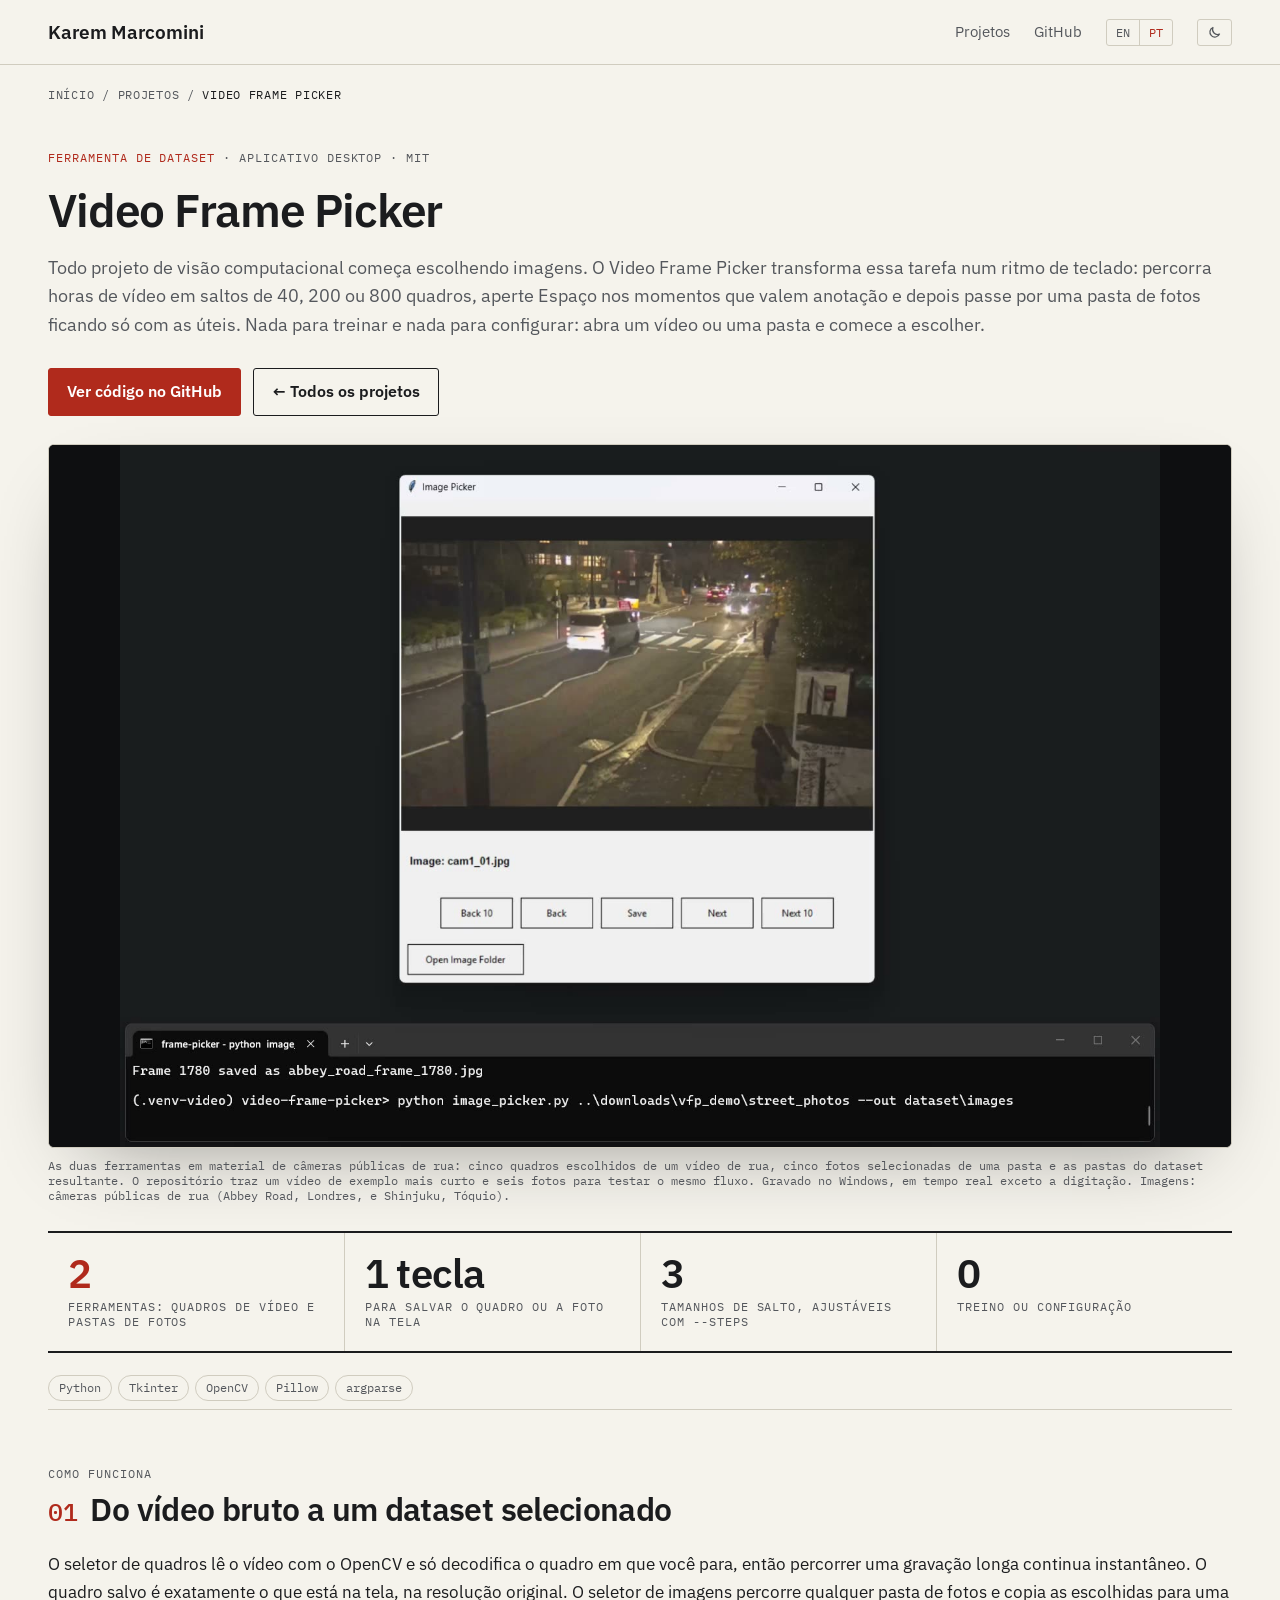
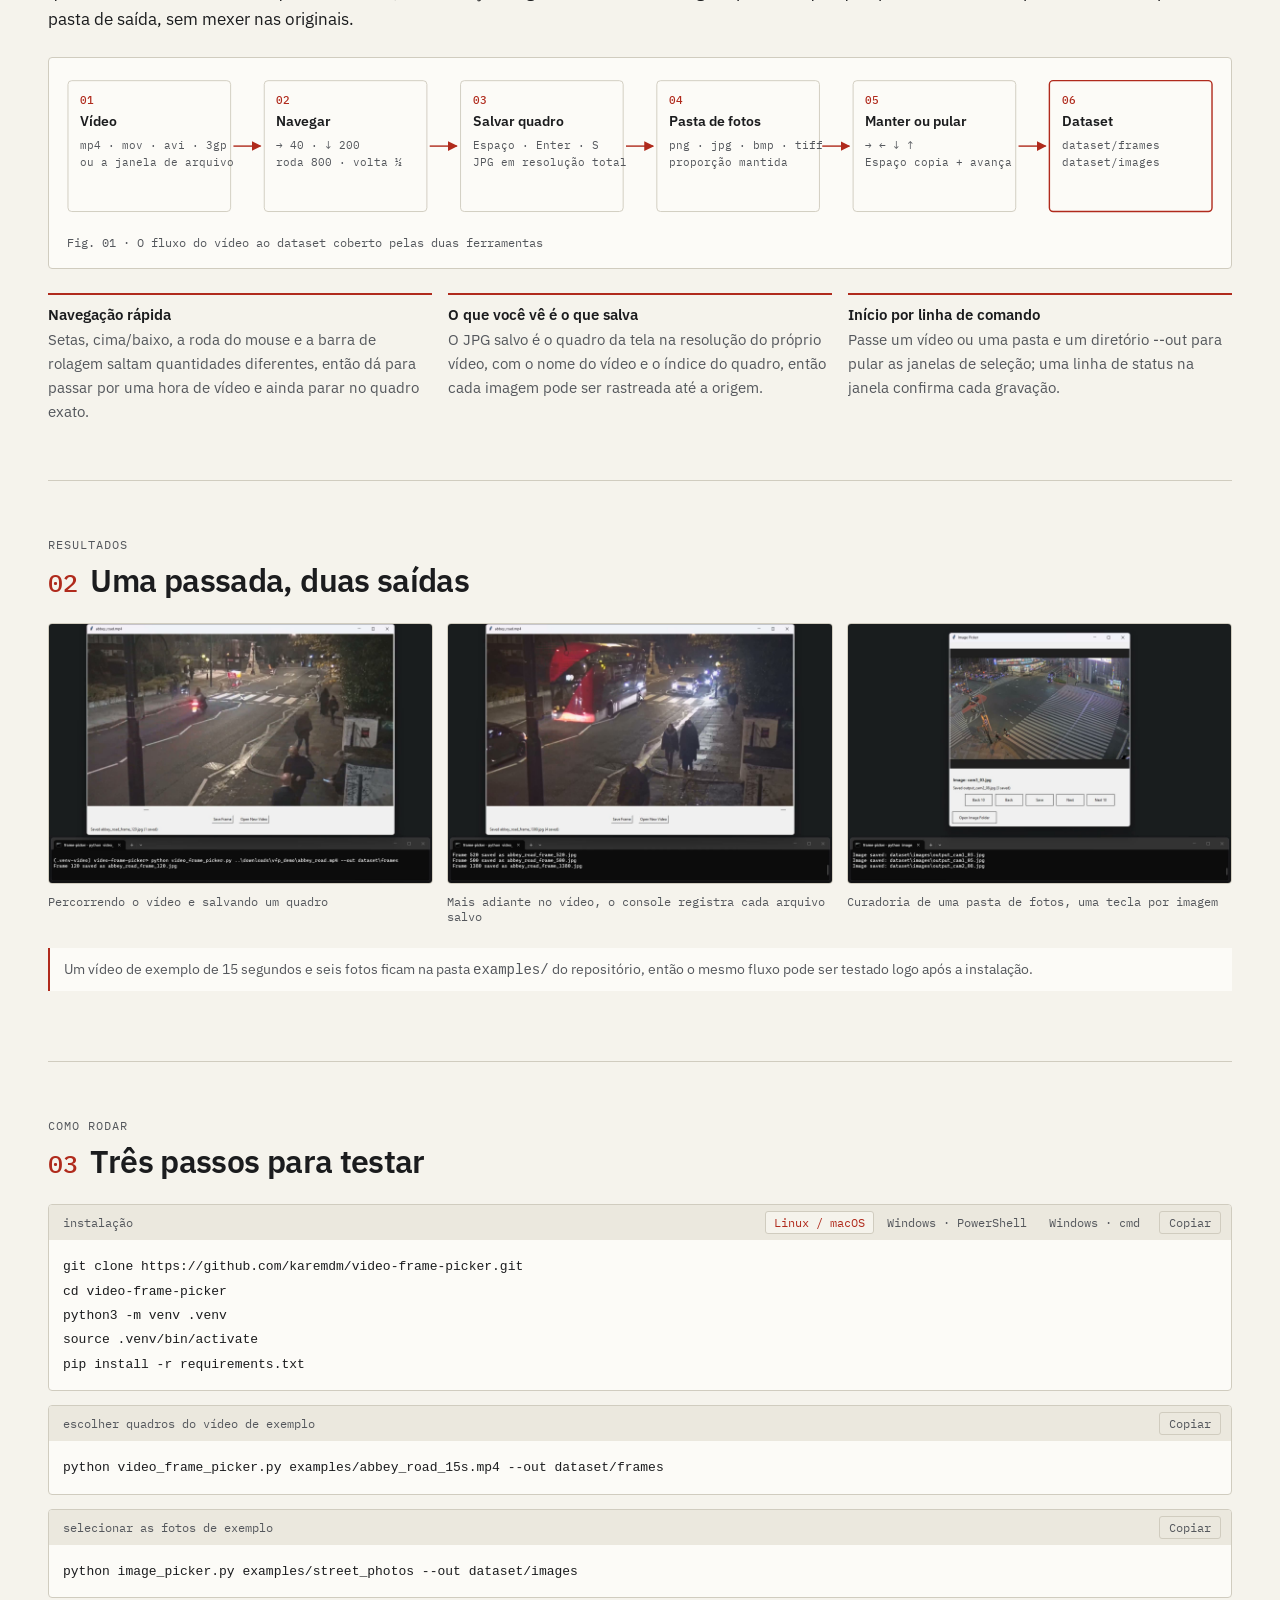
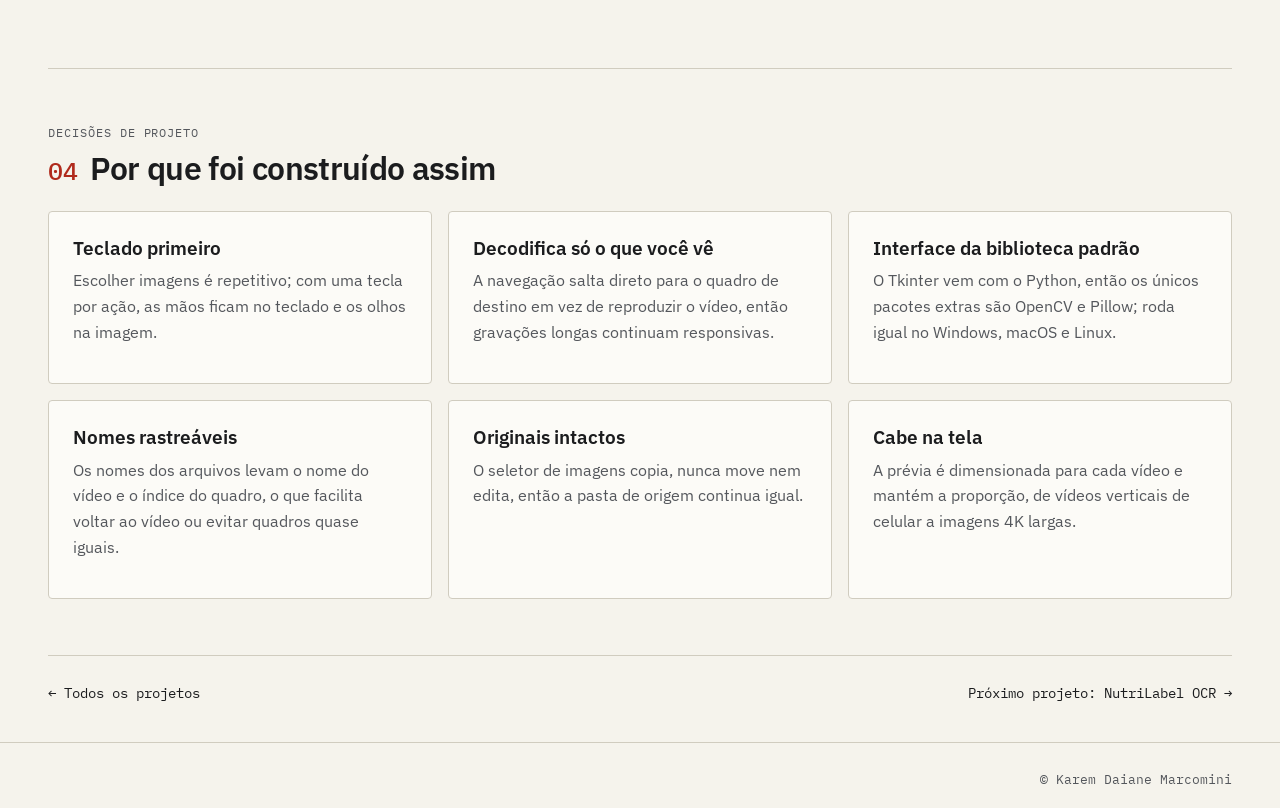
<file: pt/projects/video-frame-picker/index.html>
<!doctype html>
<html lang="pt-BR">
<head>
<meta charset="utf-8">
<meta name="viewport" content="width=device-width, initial-scale=1">
<meta name="theme-color" content="#f5f3ec">
<title>Video Frame Picker | Karem Marcomini</title>
<meta name="description" content="Duas pequenas ferramentas desktop para montar datasets de imagens à mão: percorra um vídeo e salve os quadros que valem anotação, depois faça a curadoria de uma pasta de fotos com uma tecla por imagem.">
<meta property="og:type" content="article">
<meta property="og:title" content="Video Frame Picker | Karem Marcomini">
<meta property="og:description" content="Duas pequenas ferramentas desktop para montar datasets de imagens à mão: percorra um vídeo e salve os quadros que valem anotação, depois faça a curadoria de uma pasta de fotos com uma tecla por imagem.">
<meta property="og:url" content="https://karemdm.github.io/pt/projects/video-frame-picker/">
<meta property="og:image" content="https://karemdm.github.io/assets/projects/video-frame-picker/poster.jpg">
<link rel="alternate" hreflang="en" href="https://karemdm.github.io/projects/video-frame-picker/">
<link rel="alternate" hreflang="pt-BR" href="https://karemdm.github.io/pt/projects/video-frame-picker/">
<link rel="icon" href="https://avatars.githubusercontent.com/u/72208245?v=4">
<link rel="preconnect" href="https://fonts.googleapis.com">
<link rel="preconnect" href="https://fonts.gstatic.com" crossorigin>
<link href="https://fonts.googleapis.com/css2?family=IBM+Plex+Mono:wght@400;500&family=IBM+Plex+Sans:wght@400;500;600&display=swap" rel="stylesheet">
<script>
(function(){var c='light';try{c=localStorage.getItem('kdm.theme')==='dark'?'dark':'light'}catch(e){}
document.documentElement.dataset.theme=c;})();
</script>
<link rel="stylesheet" href="../../../assets/site.css">
<link rel="stylesheet" href="../../../assets/project.css">
</head>
<body>
<header class="site-header">
  <div class="container">
    <a class="brand" href="../../../pt/">Karem Marcomini</a>
    <nav class="primary" aria-label="Primary">
      <a href="../../../pt/#projects">Projetos</a>
      <a href="https://github.com/karemdm/video-frame-picker" rel="noopener">GitHub</a>
    </nav>
    <div class="lang-switch"><a href="../../../projects/video-frame-picker/" lang="en" hreflang="en">EN</a><a href="./" aria-current="page" lang="pt-BR">PT</a></div>
    <div class="theme-switch" role="group" aria-label="Tema de cores">
      <button type="button" data-choice="light" aria-label="Tema claro" title="Tema claro"><svg viewBox="0 0 24 24" width="15" height="15" aria-hidden="true" fill="none" stroke="currentColor" stroke-width="2" stroke-linecap="round"><circle cx="12" cy="12" r="4"/><path d="M12 2v2M12 20v2M4.9 4.9l1.4 1.4M17.7 17.7l1.4 1.4M2 12h2M20 12h2M4.9 19.1l1.4-1.4M17.7 6.3l1.4-1.4"/></svg></button>
      <button type="button" data-choice="dark" aria-label="Tema escuro" title="Tema escuro"><svg viewBox="0 0 24 24" width="15" height="15" aria-hidden="true" fill="none" stroke="currentColor" stroke-width="2" stroke-linejoin="round"><path d="M20 14.5A8 8 0 0 1 9.5 4a8 8 0 1 0 10.5 10.5z"/></svg></button>
    </div>
  </div>
</header>
<main class="container project">
  <nav class="crumbs" aria-label="Breadcrumb"><a href="../../../pt/">Início</a> / <a href="../../../pt/#projects">Projetos</a> / <span>Video Frame Picker</span></nav>
  <div class="p-hero">
    <p class="meta"><span>Ferramenta de dataset</span><span>Aplicativo desktop</span><span>MIT</span></p>
    <h1>Video Frame Picker</h1>
    <p class="lede">Todo projeto de visão computacional começa escolhendo imagens. O Video Frame Picker transforma essa tarefa num ritmo de teclado: percorra horas de vídeo em saltos de 40, 200 ou 800 quadros, aperte Espaço nos momentos que valem anotação e depois passe por uma pasta de fotos ficando só com as úteis. Nada para treinar e nada para configurar: abra um vídeo ou uma pasta e comece a escolher.</p>
    <div class="btns"><a class="button button-primary" href="https://github.com/karemdm/video-frame-picker" rel="noopener">Ver código no GitHub</a><a class="button" href="../../../pt/#projects">← Todos os projetos</a></div>
  </div>
  <figure class="demo"><div class="demo-frame"><video src="../../../assets/projects/video-frame-picker/demo.mp4" poster="../../../assets/projects/video-frame-picker/poster.jpg" autoplay muted loop playsinline preload="metadata" aria-label="Gravação de tela: um vídeo de rua abre no seletor de quadros, a usuária percorre o vídeo com as setas e a roda do mouse e salva cinco quadros; depois o seletor de imagens percorre uma pasta de fotos de rua e copia cinco delas; o console lista as pastas do dataset resultante."></video></div><figcaption>As duas ferramentas em material de câmeras públicas de rua: cinco quadros escolhidos de um vídeo de rua, cinco fotos selecionadas de uma pasta e as pastas do dataset resultante. O repositório traz um vídeo de exemplo mais curto e seis fotos para testar o mesmo fluxo. Gravado no Windows, em tempo real exceto a digitação. Imagens: câmeras públicas de rua (Abbey Road, Londres, e Shinjuku, Tóquio).</figcaption></figure>
  <dl class="stats"><div><dt>ferramentas: quadros de vídeo e pastas de fotos</dt><dd>2</dd></div><div><dt>para salvar o quadro ou a foto na tela</dt><dd>1 tecla</dd></div><div><dt>tamanhos de salto, ajustáveis com --steps</dt><dd>3</dd></div><div><dt>treino ou configuração</dt><dd>0</dd></div></dl>
  <ul class="chips p-stack" aria-label="Stack"><li>Python</li><li>Tkinter</li><li>OpenCV</li><li>Pillow</li><li>argparse</li></ul>
  <section class="section" id="s1"><div class="section-label">Como funciona</div><div>
<h2><span class="sec-n">01</span>Do vídeo bruto a um dataset selecionado</h2>
<p>O seletor de quadros lê o vídeo com o OpenCV e só decodifica o quadro em que você para, então percorrer uma gravação longa continua instantâneo. O quadro salvo é exatamente o que está na tela, na resolução original. O seletor de imagens percorre qualquer pasta de fotos e copia as escolhidas para uma pasta de saída, sem mexer nas originais.</p>
<figure class="fig"><div class="scroll-x"><svg class="diagram" viewBox="0 0 1226 160" role="img" aria-label="O fluxo do vídeo ao dataset coberto pelas duas ferramentas">
<defs><marker id="ah" viewBox="0 0 10 10" refX="9" refY="5" markerWidth="7" markerHeight="7" orient="auto"><path d="M0,0 L10,5 L0,10 z" fill="var(--accent)"/></marker></defs>
<rect x="1" y="5" width="174" height="140" rx="4" fill="var(--surface)" stroke="var(--line)" stroke-width="1"/>
<text x="14" y="30" class="d-num">01</text>
<text x="14" y="54" class="d-title">Vídeo</text>
<text x="14" y="78" class="d-text">mp4 · mov · avi · 3gp</text>
<text x="14" y="96" class="d-text">ou a janela de arquivo</text>
<line x1="178" y1="75" x2="207" y2="75" stroke="var(--accent)" stroke-width="1.5" marker-end="url(#ah)"/>
<rect x="211" y="5" width="174" height="140" rx="4" fill="var(--surface)" stroke="var(--line)" stroke-width="1"/>
<text x="224" y="30" class="d-num">02</text>
<text x="224" y="54" class="d-title">Navegar</text>
<text x="224" y="78" class="d-text">→ 40 · ↓ 200</text>
<text x="224" y="96" class="d-text">roda 800 · volta ½</text>
<line x1="388" y1="75" x2="417" y2="75" stroke="var(--accent)" stroke-width="1.5" marker-end="url(#ah)"/>
<rect x="421" y="5" width="174" height="140" rx="4" fill="var(--surface)" stroke="var(--line)" stroke-width="1"/>
<text x="434" y="30" class="d-num">03</text>
<text x="434" y="54" class="d-title">Salvar quadro</text>
<text x="434" y="78" class="d-text">Espaço · Enter · S</text>
<text x="434" y="96" class="d-text">JPG em resolução total</text>
<line x1="598" y1="75" x2="627" y2="75" stroke="var(--accent)" stroke-width="1.5" marker-end="url(#ah)"/>
<rect x="631" y="5" width="174" height="140" rx="4" fill="var(--surface)" stroke="var(--line)" stroke-width="1"/>
<text x="644" y="30" class="d-num">04</text>
<text x="644" y="54" class="d-title">Pasta de fotos</text>
<text x="644" y="78" class="d-text">png · jpg · bmp · tiff</text>
<text x="644" y="96" class="d-text">proporção mantida</text>
<line x1="808" y1="75" x2="837" y2="75" stroke="var(--accent)" stroke-width="1.5" marker-end="url(#ah)"/>
<rect x="841" y="5" width="174" height="140" rx="4" fill="var(--surface)" stroke="var(--line)" stroke-width="1"/>
<text x="854" y="30" class="d-num">05</text>
<text x="854" y="54" class="d-title">Manter ou pular</text>
<text x="854" y="78" class="d-text">→ ← ↓ ↑</text>
<text x="854" y="96" class="d-text">Espaço copia + avança</text>
<line x1="1018" y1="75" x2="1047" y2="75" stroke="var(--accent)" stroke-width="1.5" marker-end="url(#ah)"/>
<rect x="1051" y="5" width="174" height="140" rx="4" fill="var(--surface)" stroke="var(--accent)" stroke-width="1.5"/>
<text x="1064" y="30" class="d-num">06</text>
<text x="1064" y="54" class="d-title">Dataset</text>
<text x="1064" y="78" class="d-text">dataset/frames</text>
<text x="1064" y="96" class="d-text">dataset/images</text>
</svg></div><figcaption>Fig. 01 · O fluxo do vídeo ao dataset coberto pelas duas ferramentas</figcaption></figure>
<dl class="defs"><div><dt>Navegação rápida</dt><dd>Setas, cima/baixo, a roda do mouse e a barra de rolagem saltam quantidades diferentes, então dá para passar por uma hora de vídeo e ainda parar no quadro exato.</dd></div><div><dt>O que você vê é o que salva</dt><dd>O JPG salvo é o quadro da tela na resolução do próprio vídeo, com o nome do vídeo e o índice do quadro, então cada imagem pode ser rastreada até a origem.</dd></div><div><dt>Início por linha de comando</dt><dd>Passe um vídeo ou uma pasta e um diretório --out para pular as janelas de seleção; uma linha de status na janela confirma cada gravação.</dd></div></dl>

</div></section><section class="section" id="s2"><div class="section-label">Resultados</div><div>
<h2><span class="sec-n">02</span>Uma passada, duas saídas</h2>
<div class="frames"><figure><img src="../../../assets/projects/video-frame-picker/step-1.jpg" alt="Percorrendo o vídeo e salvando um quadro" loading="lazy" width="640" height="360"><figcaption>Percorrendo o vídeo e salvando um quadro</figcaption></figure><figure><img src="../../../assets/projects/video-frame-picker/step-2.jpg" alt="Mais adiante no vídeo, o console registra cada arquivo salvo" loading="lazy" width="640" height="360"><figcaption>Mais adiante no vídeo, o console registra cada arquivo salvo</figcaption></figure><figure><img src="../../../assets/projects/video-frame-picker/step-3.jpg" alt="Curadoria de uma pasta de fotos, uma tecla por imagem" loading="lazy" width="640" height="360"><figcaption>Curadoria de uma pasta de fotos, uma tecla por imagem</figcaption></figure></div>
<p class="note">Um vídeo de exemplo de 15 segundos e seis fotos ficam na pasta <code>examples/</code> do repositório, então o mesmo fluxo pode ser testado logo após a instalação.</p>

</div></section><section class="section" id="s3"><div class="section-label">Como rodar</div><div>
<h2><span class="sec-n">03</span>Três passos para testar</h2>
<div class="terminal" data-tabs><div class="terminal-bar"><span>instalação</span><span class="os-tabs" role="tablist"><button type="button" role="tab" aria-selected="true" data-tab="0">Linux / macOS</button><button type="button" role="tab" aria-selected="false" data-tab="1">Windows · PowerShell</button><button type="button" role="tab" aria-selected="false" data-tab="2">Windows · cmd</button></span><button type="button" class="copy" data-copy>Copiar</button></div><pre data-pane="0"><code>git clone https://github.com/karemdm/video-frame-picker.git
cd video-frame-picker
python3 -m venv .venv
source .venv/bin/activate
pip install -r requirements.txt</code></pre><pre data-pane="1" hidden><code>git clone https://github.com/karemdm/video-frame-picker.git
cd video-frame-picker
python -m venv .venv
.venv\Scripts\Activate.ps1
pip install -r requirements.txt</code></pre><pre data-pane="2" hidden><code>git clone https://github.com/karemdm/video-frame-picker.git
cd video-frame-picker
python -m venv .venv
.venv\Scripts\activate.bat
pip install -r requirements.txt</code></pre></div><div class="terminal"><div class="terminal-bar"><span>escolher quadros do vídeo de exemplo</span><button type="button" class="copy" data-copy>Copiar</button></div><pre><code>python video_frame_picker.py examples/abbey_road_15s.mp4 --out dataset/frames</code></pre></div><div class="terminal"><div class="terminal-bar"><span>selecionar as fotos de exemplo</span><button type="button" class="copy" data-copy>Copiar</button></div><pre><code>python image_picker.py examples/street_photos --out dataset/images</code></pre></div>
</div></section><section class="section" id="s4"><div class="section-label">Decisões de projeto</div><div>
<h2><span class="sec-n">04</span>Por que foi construído assim</h2>
<div class="grid"><article class="card"><h3>Teclado primeiro</h3><p>Escolher imagens é repetitivo; com uma tecla por ação, as mãos ficam no teclado e os olhos na imagem.</p></article><article class="card"><h3>Decodifica só o que você vê</h3><p>A navegação salta direto para o quadro de destino em vez de reproduzir o vídeo, então gravações longas continuam responsivas.</p></article><article class="card"><h3>Interface da biblioteca padrão</h3><p>O Tkinter vem com o Python, então os únicos pacotes extras são OpenCV e Pillow; roda igual no Windows, macOS e Linux.</p></article><article class="card"><h3>Nomes rastreáveis</h3><p>Os nomes dos arquivos levam o nome do vídeo e o índice do quadro, o que facilita voltar ao vídeo ou evitar quadros quase iguais.</p></article><article class="card"><h3>Originais intactos</h3><p>O seletor de imagens copia, nunca move nem edita, então a pasta de origem continua igual.</p></article><article class="card"><h3>Cabe na tela</h3><p>A prévia é dimensionada para cada vídeo e mantém a proporção, de vídeos verticais de celular a imagens 4K largas.</p></article></div>
</div></section>
  <nav class="next-project"><a href="../../../pt/#projects">← Todos os projetos</a><a href="../nutrilabel-ocr/">Próximo projeto: NutriLabel OCR →</a></nav>
</main>
<footer>
  <div class="container">
    <span>&copy; Karem Daiane Marcomini</span>
  </div>
</footer>
<script>
(function(){
  var root=document.documentElement,btns=document.querySelectorAll('.theme-switch button');
  function apply(c){root.dataset.theme=c;btns.forEach(function(b){b.setAttribute('aria-pressed',String(b.dataset.choice===c))})}
  btns.forEach(function(b){b.addEventListener('click',function(){try{localStorage.setItem('kdm.theme',b.dataset.choice)}catch(e){}apply(b.dataset.choice)})});
  apply(root.dataset.theme||'light');
  document.querySelectorAll('[data-copy]').forEach(function(b){b.addEventListener('click',function(){
    var code=b.closest('.terminal').querySelector('pre:not([hidden]) code').innerText;
    (navigator.clipboard?navigator.clipboard.writeText(code):Promise.reject()).then(function(){var t=b.textContent;b.textContent='Copiado';setTimeout(function(){b.textContent=t},1400)}).catch(function(){});
  })});
  document.querySelectorAll('[data-tabs]').forEach(function(box){box.querySelectorAll('[data-tab]').forEach(function(t){t.addEventListener('click',function(){
    box.querySelectorAll('[data-tab]').forEach(function(x){x.setAttribute('aria-selected',String(x===t))});
    box.querySelectorAll('[data-pane]').forEach(function(p){p.hidden=p.dataset.pane!==t.dataset.tab});
  })})});
  var io='IntersectionObserver' in window?new IntersectionObserver(function(es){es.forEach(function(e){
    if(e.target.tagName==='VIDEO'){e.isIntersecting?e.target.play().catch(function(){}):e.target.pause()}
    else if(e.isIntersecting){e.target.classList.add('is-seen');io.unobserve(e.target)}
  })},{threshold:.2}):null;
  document.querySelectorAll('video,.fig,.frames figure,.stats div').forEach(function(el){if(io){if(el.tagName!=='VIDEO')el.classList.add('reveal');io.observe(el)}});
})();
</script>
</body>
</html>
</file>
<file: assets/site.css>
:root{
  color-scheme:light;
  --bg:#f5f3ec;--surface:#fcfbf7;--surface-2:#ebe8de;
  --text:#1b1c1e;--muted:#54575c;--line:#d0ccbf;--rule:#1b1c1e;
  --accent:#b02a1c;--accent-ink:#fff;
  --sans:"IBM Plex Sans",system-ui,sans-serif;
  --mono:"IBM Plex Mono",ui-monospace,monospace;

}
:root[data-theme=dark]{
  color-scheme:dark;
  --bg:#0e0f11;--surface:#15171a;--surface-2:#1d2024;
  --text:#e9e7e1;--muted:#a6a8a2;--line:#2e3136;--rule:#e9e7e1;
  --accent:#ff6b57;--accent-ink:#1a0f0c;
}
*{box-sizing:border-box}
html{scroll-behavior:smooth;scroll-padding-top:88px}
body{margin:0;background:var(--bg);color:var(--text);font:17px/1.6 var(--sans);overflow-x:hidden;-webkit-font-smoothing:antialiased}
a{color:var(--text);text-underline-offset:4px;text-decoration-color:var(--line);transition:color .15s,text-decoration-color .15s}
a:hover{color:var(--accent);text-decoration-color:var(--accent)}
a:focus-visible,button:focus-visible{outline:2px solid var(--accent);outline-offset:3px}
.container{max-width:1240px;margin:0 auto;padding:0 28px}

/* header */
.site-header{position:sticky;top:0;z-index:20;background:var(--bg);border-bottom:1px solid var(--line)}
.site-header .container{display:flex;align-items:center;gap:24px;min-height:64px}
.brand{font-weight:600;font-size:19px;text-decoration:none;white-space:nowrap}
.brand:hover{color:var(--text)}
nav.primary{display:flex;gap:24px;font-size:15px;margin-left:auto}
nav.primary a{text-decoration:none;color:var(--muted);white-space:nowrap}
nav.primary a:hover{color:var(--accent)}
.theme-switch{display:flex;border:1px solid var(--line);border-radius:3px;font:12px var(--mono)}
.theme-switch button{background:none;border:0;color:var(--muted);font:inherit;padding:5px 9px;cursor:pointer;display:flex;align-items:center}
.theme-switch svg{display:block}
.theme-switch button:hover{color:var(--accent)}
.theme-switch button[aria-pressed=true]{display:none}  /* one icon: the theme you can switch to */

/* hero */
.hero{display:grid;grid-template-columns:minmax(0,6fr) minmax(0,5fr);gap:32px clamp(32px,5vw,72px);padding:clamp(36px,5vw,64px) 0 clamp(48px,6vw,80px);align-items:center}
.meta{font:12px var(--mono);text-transform:uppercase;letter-spacing:.08em;color:var(--muted);margin:0 0 20px}
.meta span+span::before{content:" · "}
.meta span:first-child{color:var(--accent)}
h1{font-size:clamp(30px,4vw,46px);line-height:1.1;letter-spacing:-.025em;font-weight:600;margin:0 0 18px;max-width:20ch}
.lede{font-size:18px;color:var(--muted);max-width:76ch;margin:0 0 28px}
.btns{display:flex;flex-wrap:wrap;gap:12px}
.button{display:inline-flex;align-items:center;min-height:44px;padding:10px 18px;font-weight:600;font-size:16px;border:1px solid var(--text);border-radius:3px;text-decoration:none;color:var(--text);transition:color .15s,border-color .15s,background .15s}
.button:hover{border-color:var(--accent);color:var(--accent)}
.button-primary{background:var(--accent);border-color:var(--accent);color:var(--accent-ink)}
.button-primary:hover{background:var(--text);border-color:var(--text);color:var(--bg)}
.portrait{justify-self:end;margin:0;border:1px solid var(--line);background:var(--surface);border-radius:4px;padding:10px;max-width:280px;width:100%}
.portrait img{display:block;width:100%;height:auto;aspect-ratio:4/5;object-fit:cover;object-position:50% 20%;border-radius:2px}
.portrait figcaption{font:12px var(--mono);color:var(--muted);padding:10px 2px 0;display:flex;justify-content:space-between}

/* sections */
.section{border-top:1px solid var(--line);padding:56px 0;display:grid;grid-template-columns:minmax(0,1fr)}
.section-label{font:12px var(--mono);text-transform:uppercase;letter-spacing:.08em;color:var(--muted);margin-bottom:10px}
.section-label b{color:var(--accent);font-weight:500;margin-right:6px}
.sec-n{font-family:var(--mono);font-weight:500;font-size:.78em;color:var(--accent);margin-right:.5em;letter-spacing:0}
h2{font-size:clamp(24px,2.6vw,32px);font-weight:600;line-height:1.15;letter-spacing:-.02em;margin:0 0 24px}
h3{font-size:19px;font-weight:600;line-height:1.3;margin:0 0 8px}
p{margin:0 0 14px}
.muted{color:var(--muted)}

/* tags */
.chips{display:flex;flex-wrap:wrap;gap:6px;list-style:none;padding:0;margin:0}
.chips li{font:12px/1 var(--mono);border:1px solid var(--line);color:var(--muted);padding:6px 10px;border-radius:999px}
.skills{display:grid;grid-template-columns:repeat(auto-fit,minmax(min(100%,240px),1fr));gap:28px 32px}
.skill-group h3{font:12px var(--mono);text-transform:uppercase;letter-spacing:.08em;color:var(--accent);margin-bottom:12px}

/* cards */
.card{background:var(--surface);border:1px solid var(--line);border-radius:4px;padding:24px}
.card+.card{margin-top:16px}
.card ul{margin:10px 0 0;padding-left:20px}
.card li{margin-bottom:8px}
.card li::marker{color:var(--accent)}
.grid{display:grid;grid-template-columns:repeat(auto-fit,minmax(min(100%,320px),1fr));gap:16px}
.grid .card{display:flex;flex-direction:column;margin:0;transition:border-color .2s}
.grid .card:hover{border-color:var(--accent)}
.grid .card p{font-size:16px;color:var(--muted)}
.grid .card .chips{margin:4px 0 18px}
.card .link{margin-top:auto;font:13px var(--mono);text-decoration:none;color:var(--accent)}

.card-meta{font:12px var(--mono);text-transform:uppercase;letter-spacing:.06em;color:var(--muted);margin:0 0 10px}
.card-meta span+span::before{content:" · "}
.card-meta span:first-child{color:var(--accent)}
.filters{display:flex;flex-wrap:wrap;gap:0;border-bottom:1px solid var(--line);margin:0 0 24px}
.filters button{background:none;border:0;border-bottom:2px solid transparent;margin-bottom:-1px;color:var(--muted);font:13px var(--mono);padding:8px 14px;cursor:pointer}
.filters button span{opacity:.7}
.filters button:hover{color:var(--text)}
.filters button[aria-pressed=true]{color:var(--text);border-bottom-color:var(--accent)}
.grid .card[hidden]{display:none}

.stats{display:grid;grid-template-columns:repeat(4,minmax(0,1fr));margin:0;border-top:2px solid var(--rule);border-bottom:2px solid var(--rule)}
.stats div{padding:20px 20px 22px;display:flex;flex-direction:column-reverse;justify-content:flex-end;gap:6px}
.stats div+div{border-left:1px solid var(--line)}
.stats dt{font:12px var(--mono);text-transform:uppercase;letter-spacing:.08em;color:var(--muted)}
.stats dd{margin:0;font-size:clamp(28px,3.4vw,40px);font-weight:600;letter-spacing:-.02em;line-height:1}
.stats div:first-child dd{color:var(--accent)}
@media (max-width:640px){.stats{grid-template-columns:repeat(2,minmax(0,1fr))}.stats div:nth-child(3){border-left:0}.stats div:nth-child(n+3){border-top:1px solid var(--line)}}
.timeline{list-style:none;margin:0;padding:0 0 0 22px;border-left:1px solid var(--line)}
.timeline>li{position:relative;margin:0 0 20px}
.timeline>li:last-child{margin-bottom:0}
.timeline>li::before{content:"";position:absolute;left:-27px;top:6px;width:9px;height:9px;border-radius:50%;background:var(--bg);border:2px solid var(--accent)}
.tl-kind{display:block;font:12px var(--mono);text-transform:uppercase;letter-spacing:.08em;color:var(--accent);margin-bottom:8px}
.timeline .card+.card{margin-top:0}
.profiles{list-style:none;margin:0;padding:0;display:grid;grid-template-columns:repeat(auto-fit,minmax(min(100%,220px),1fr));gap:16px}
.profiles a.card{display:flex;flex-direction:column;gap:6px;text-decoration:none;height:100%;transition:border-color .2s}
.profiles a.card:hover{border-color:var(--accent);color:var(--text)}
.p-kind{font:12px var(--mono);text-transform:uppercase;letter-spacing:.08em;color:var(--accent);display:flex;align-items:center;gap:8px}
.p-kind svg{flex:none}
.p-id{font:600 15px/1.4 var(--mono);overflow-wrap:anywhere}  /* handles and IDs fit on one line */
.p-go{font:13px var(--mono);color:var(--muted)}
.pubs{list-style:none;margin:0;padding:0;border-top:2px solid var(--rule)}
.pubs>li{display:grid;grid-template-columns:44px minmax(0,1fr);gap:0 16px;padding:20px 0;border-bottom:1px solid var(--line)}
.pub-n{font:13px var(--mono);color:var(--accent);padding-top:3px}
.pub-meta{font:12px var(--mono);text-transform:uppercase;letter-spacing:.08em;color:var(--muted);margin:0 0 6px}
.pub-meta span+span::before{content:" · "}
.pubs h3{font-size:18px;margin:0 0 6px}
.pubs h3 a{text-decoration:none}
.pub-authors{font-size:15px;color:var(--muted);margin:0 0 4px}
.pub-authors b{color:var(--text);font-weight:600}
.pub-venue{font:13px var(--mono);color:var(--muted);margin:0}
.pub-venue a{color:var(--muted)}
.pub-more{margin:18px 0 0;color:var(--muted);font-size:15px}
.links{margin:auto 0 0;display:flex;flex-wrap:wrap;gap:6px 18px}
.links .link{margin:0}
.flow{margin:2px 0 16px;border:1px solid var(--line);border-radius:4px;background:var(--bg);padding:12px 12px 10px}
.flow figcaption{font:11px var(--mono);text-transform:uppercase;letter-spacing:.08em;color:var(--muted);margin-bottom:8px}
.flow ol{list-style:none;margin:0;padding:0;display:flex;flex-wrap:wrap;align-items:center;gap:8px 0}
.flow li{font:12px/1.3 var(--mono);color:var(--text);border:1px solid var(--line);background:var(--surface);border-radius:3px;padding:5px 8px}
.flow li:last-child{border-color:var(--accent);color:var(--accent)}
.flow li:not(:last-child)::after{content:"→";color:var(--accent);padding:0 6px;position:absolute;margin-left:8px}
.flow li{position:relative;margin-right:22px}
.flow li:last-child{margin-right:0}
.lang-switch{display:flex;border:1px solid var(--line);border-radius:3px;font:12px var(--mono)}
.lang-switch a{color:var(--muted);text-decoration:none;padding:5px 9px}
.lang-switch a+a{border-left:1px solid var(--line)}
.lang-switch a[aria-current=page]{color:var(--accent)}
.lang-switch a:hover{color:var(--text)}
@media (max-width:900px){.lang-switch{margin-left:auto}.lang-switch+.theme-switch{margin-left:0}}
.edu-extra{display:grid;grid-template-columns:1fr;gap:28px;margin-top:32px}
.edu-extra h3{font:12px var(--mono);text-transform:uppercase;letter-spacing:.08em;color:var(--accent);margin-bottom:10px}
.plain{list-style:none;margin:0;padding:0}
.plain li{padding:8px 0;border-bottom:1px solid var(--line);font-size:15px}
.plain li:last-child,.pubs>li:last-child{border-bottom:0}  /* the next section already draws a divider */
.plain li strong{font-family:var(--mono);font-weight:500;color:var(--accent)}
.card-title{text-decoration:none;color:var(--text)}
.card-title::after{content:" →";color:var(--accent)}
.card-title::before{content:"";position:absolute;inset:0;z-index:0}
.grid .card:has(.card-title){position:relative;border-color:color-mix(in srgb,var(--accent) 35%,var(--line))}
.grid .card:has(.card-title)::after{content:"demo";position:absolute;top:14px;right:14px;font:11px/1 var(--mono);text-transform:uppercase;letter-spacing:.08em;color:var(--accent-ink);background:var(--accent);padding:4px 7px;border-radius:3px;pointer-events:none}
.grid .card:has(.card-title) .card-meta{padding-right:64px}  /* keep the meta line clear of the demo badge */
.grid .card:has(.card-title):hover .card-title{color:var(--accent)}
.grid .card .links,.grid .card .chips{position:relative;z-index:1}
footer{border-top:1px solid var(--line);padding:28px 0;color:var(--muted);font:13px var(--mono)}
footer .container{display:flex;flex-wrap:wrap;gap:8px 20px;justify-content:flex-end}
footer a{color:var(--muted)}

@media (max-width:900px){
  html{scroll-padding-top:16px}
  .site-header{position:static}
  .site-header .container{flex-wrap:wrap;gap:8px 16px;padding-top:12px;padding-bottom:12px}
  nav.primary{order:3;width:100%;margin:0;overflow-x:auto;scrollbar-width:none}
  .theme-switch{margin-left:auto}
  .hero{grid-template-columns:1fr}
  .portrait{justify-self:start;max-width:220px;order:-1}
  .section{grid-template-columns:minmax(0,1fr);padding:56px 0}
  .section-label{padding:0 0 12px}
}
@media (max-width:640px){
  body{font-size:16px}
  .container{padding:0 20px}
}
@media (prefers-reduced-motion:reduce){*{transition:none!important;scroll-behavior:auto!important}}
</file>
<file: assets/project.css>
/* project detail pages (loaded after site.css) */
:root{--ok:#2f7d4f;--warn:#c27a12}
:root[data-theme=dark]{--ok:#6fdc9f;--warn:#f0b955}
.project{padding-bottom:40px}
.crumbs{font:12px var(--mono);color:var(--muted);padding:22px 0 0;text-transform:uppercase;letter-spacing:.06em}
.crumbs a{color:var(--muted);text-decoration:none}
.crumbs a:hover{color:var(--accent)}
.crumbs span{color:var(--text)}
.p-hero{padding:clamp(28px,4vw,48px) 0 28px}
.p-hero h1{max-width:none}
.p-hero .lede{max-width:none}
.demo{margin:0 0 28px}
.demo-frame{border:1px solid var(--line);border-radius:6px;overflow:hidden;background:#0e0f11;box-shadow:0 30px 80px -40px rgba(0,0,0,.45)}
.demo video{display:block;width:100%;height:auto;max-height:78vh;object-fit:contain;background:#0e0f11}
.demo figcaption,.fig figcaption,.frames figcaption{font:12px var(--mono);color:var(--muted);margin-top:10px}
.p-stack{margin:22px 0 8px}
.fig{margin:24px 0;border:1px solid var(--line);border-radius:4px;background:var(--surface);padding:18px}
.scroll-x{overflow-x:auto}
.diagram{display:block;min-width:720px;width:100%;height:auto}
.chart{display:block;width:100%;height:auto}
.d-num{font:500 12px var(--mono);fill:var(--accent)}
.d-title{font:600 15px var(--sans);fill:var(--text)}
.d-text{font:12px var(--mono);fill:var(--muted)}
.d-edge{font:12px var(--mono);fill:var(--muted)}
.c-axis{font:11px var(--mono);fill:var(--muted)}
.c-band{font:500 10px var(--mono);fill:var(--muted);letter-spacing:.06em}
.c-label{font:500 12px var(--mono);fill:var(--text)}
.defs{display:grid;grid-template-columns:repeat(auto-fit,minmax(min(100%,230px),1fr));gap:16px;margin:8px 0 0}
.defs div{border-top:2px solid var(--accent);padding-top:10px}
.defs dt{font:600 15px var(--sans);margin-bottom:4px}
.defs dd{margin:0;color:var(--muted);font-size:15px}
.frames{display:grid;grid-template-columns:repeat(auto-fit,minmax(min(100%,240px),1fr));gap:14px;margin:8px 0 24px}
.frames figure{margin:0}
.frames img{display:block;width:100%;height:auto;border:1px solid var(--line);border-radius:4px}
.data-table{width:100%;border-collapse:collapse;font-size:15px;border-top:2px solid var(--rule);border-bottom:2px solid var(--rule);margin:8px 0}
.data-table th{font:12px var(--mono);text-transform:uppercase;letter-spacing:.06em;color:var(--muted);text-align:left;padding:10px 12px;border-bottom:1px solid var(--line)}
.data-table td{padding:10px 12px;border-bottom:1px solid var(--line);vertical-align:top}
.data-table tr:last-child td{border-bottom:0}
.note{font-size:14px;color:var(--muted);border-left:2px solid var(--accent);padding:10px 14px;background:var(--surface);margin-top:16px}
.terminal{border:1px solid var(--line);border-radius:4px;background:var(--surface);overflow:hidden;margin:0 0 14px}
.terminal-bar{display:flex;justify-content:space-between;align-items:center;font:12px var(--mono);color:var(--muted);background:var(--surface-2);padding:6px 10px 6px 14px}
.terminal pre{margin:0;padding:14px;overflow-x:auto;font:13px/1.8 var(--mono)}
.copy{background:none;border:1px solid var(--line);border-radius:3px;color:var(--muted);font:12px var(--mono);padding:3px 9px;cursor:pointer}
.copy:hover{color:var(--accent);border-color:var(--accent)}
.next-project{display:flex;justify-content:space-between;flex-wrap:wrap;gap:12px;border-top:1px solid var(--line);padding:28px 0 0;font:14px var(--mono)}
.next-project a{text-decoration:none}
.reveal{opacity:0;transform:translateY(18px);transition:opacity .7s cubic-bezier(.16,.84,.24,1),transform .7s cubic-bezier(.16,.84,.24,1)}
.reveal.is-seen{opacity:1;transform:none}
@media (max-width:640px){
  .data-table thead{display:none}
  .data-table tr{display:block;border-bottom:1px solid var(--line);padding:6px 0}
  .data-table td{display:flex;gap:12px;border:0;padding:4px 0}
  .data-table td::before{content:attr(data-label);font:11px var(--mono);text-transform:uppercase;color:var(--muted);min-width:42%}
}
@media (prefers-reduced-motion:reduce){.reveal{opacity:1;transform:none}}
.sub{font-size:19px;margin:36px 0 8px}
.os-tabs{display:flex;flex-wrap:wrap;gap:4px;margin:0 10px 0 auto}
.os-tabs button{background:none;border:1px solid transparent;border-radius:3px;color:var(--muted);font:12px var(--mono);padding:3px 8px;cursor:pointer}
.os-tabs button[aria-selected=true]{color:var(--accent);border-color:var(--line);background:var(--bg)}
.os-tabs button:hover{color:var(--text)}
</file>
